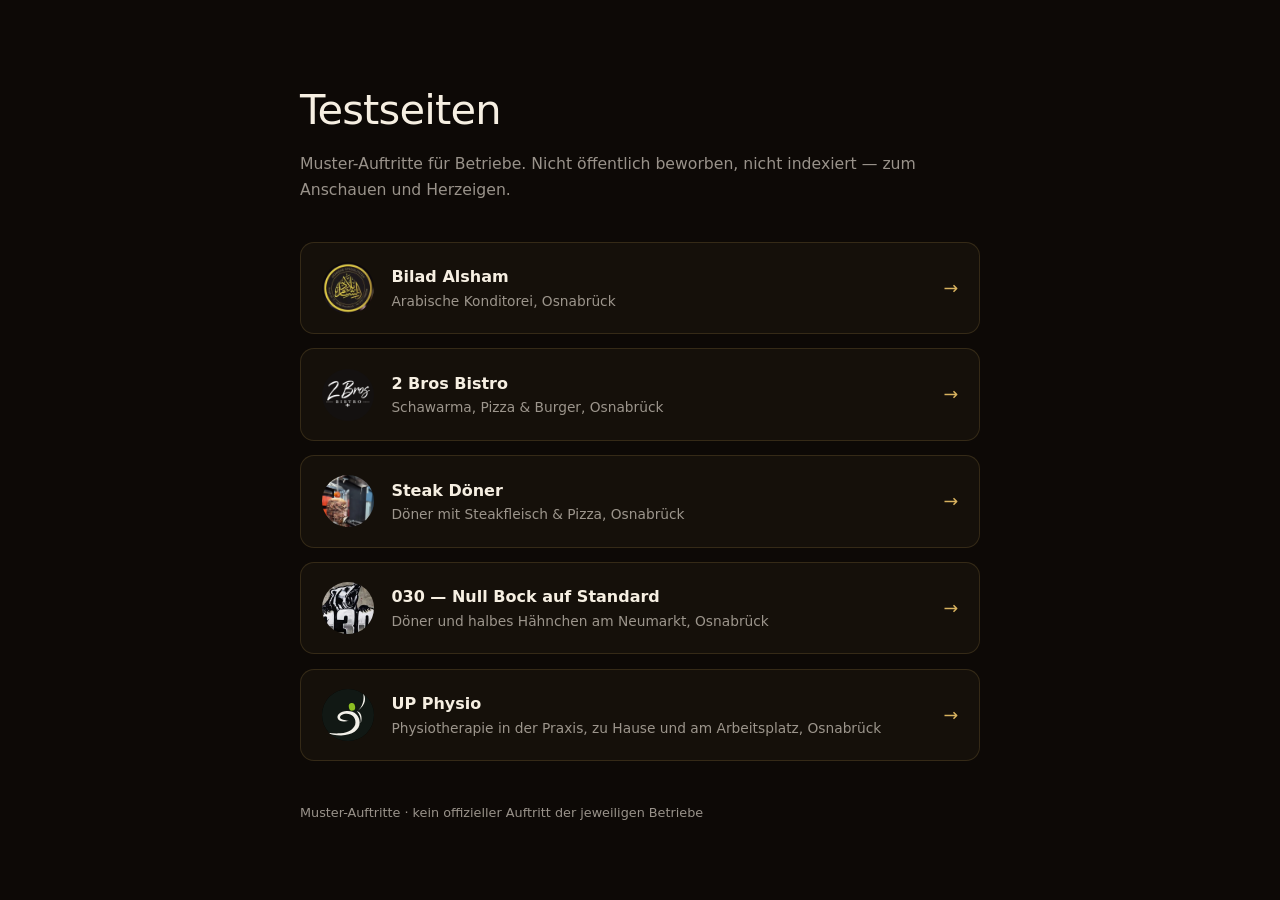
<file: index.html>
<!doctype html>
<html lang="de">
<head>
<meta charset="utf-8" />
<meta name="viewport" content="width=device-width, initial-scale=1" />
<title>Testseiten</title>
<meta name="robots" content="noindex, nofollow" />
<meta name="theme-color" content="#0d0906" />
<style>
  :root{
    --ink:#0d0906; --card:#15100a; --gold:#d8b25f; --cream:#f6efe2;
    --dim:rgba(246,239,226,.6); --line:rgba(216,178,95,.16);
  }
  *,*::before,*::after{box-sizing:border-box}
  body{
    margin:0;min-height:100svh;background:var(--ink);color:var(--cream);
    font-family:system-ui,-apple-system,"Segoe UI",Roboto,sans-serif;
    line-height:1.6;display:grid;place-items:center;padding:2rem 1.2rem;
  }
  main{width:min(680px,100%)}
  h1{
    margin:0 0 .5rem;font-weight:400;letter-spacing:-.02em;
    font-size:clamp(1.7rem,5vw,2.6rem);
  }
  .lead{color:var(--dim);margin:0 0 2.5rem;font-size:.98rem}
  ul{list-style:none;margin:0;padding:0;display:grid;gap:.9rem}
  a.card{
    display:flex;align-items:center;gap:1.1rem;padding:1.2rem 1.3rem;
    border:1px solid var(--line);border-radius:14px;background:var(--card);
    color:inherit;text-decoration:none;
    transition:border-color .3s,transform .3s,background .3s;
  }
  a.card:hover{border-color:rgba(216,178,95,.4);transform:translateY(-2px);background:#191309}
  a.card:focus-visible{outline:2px solid var(--gold);outline-offset:3px}
  .thumb{
    width:52px;height:52px;flex:0 0 52px;border-radius:50%;object-fit:cover;
    background:#000;
  }
  .body{display:flex;flex-direction:column;flex:1;min-width:0}
  .body strong{font-weight:600}
  .body span{font-size:.86rem;color:var(--dim)}
  .arrow{color:var(--gold);flex:0 0 auto;font-size:1.1rem}
  footer{margin-top:2.6rem;font-size:.8rem;color:var(--dim)}
</style>
</head>
<body>
<main>
  <h1>Testseiten</h1>
  <p class="lead">
    Muster-Auftritte für Betriebe. Nicht öffentlich beworben, nicht indexiert —
    zum Anschauen und Herzeigen.
  </p>

  <ul>
    <li>
      <a class="card" href="bilad-alsham/">
        <img class="thumb" src="bilad-alsham/assets/logo.webp" width="52" height="52" alt="" />
        <span class="body">
          <strong>Bilad Alsham</strong>
          <span>Arabische Konditorei, Osnabrück</span>
        </span>
        <span class="arrow" aria-hidden="true">→</span>
      </a>
    </li>
    <li>
      <a class="card" href="2-bros-bistro/">
        <img class="thumb" src="2-bros-bistro/assets/logo-coin.png" width="52" height="52" alt="" />
        <span class="body">
          <strong>2 Bros Bistro</strong>
          <span>Schawarma, Pizza &amp; Burger, Osnabr&uuml;ck</span>
        </span>
        <span class="arrow" aria-hidden="true">&rarr;</span>
      </a>
    </li>
    <li>
      <a class="card" href="steak-doener/">
        <img class="thumb" src="steak-doener/img/spiess.webp" width="52" height="52" alt="" />
        <span class="body">
          <strong>Steak D&ouml;ner</strong>
          <span>D&ouml;ner mit Steakfleisch &amp; Pizza, Osnabr&uuml;ck</span>
        </span>
        <span class="arrow" aria-hidden="true">&rarr;</span>
      </a>
    </li>
    <li>
      <a class="card" href="030/">
        <img class="thumb" src="030/thumb.webp" width="52" height="52" alt="" />
        <span class="body">
          <strong>030 &mdash; Null Bock auf Standard</strong>
          <span>D&ouml;ner und halbes H&auml;hnchen am Neumarkt, Osnabr&uuml;ck</span>
        </span>
        <span class="arrow" aria-hidden="true">&rarr;</span>
      </a>
    </li>
    <li>
      <a class="card" href="up-physio/">
        <img class="thumb" src="up-physio/favicon.svg" width="52" height="52" alt="" />
        <span class="body">
          <strong>UP Physio</strong>
          <span>Physiotherapie in der Praxis, zu Hause und am Arbeitsplatz, Osnabr&uuml;ck</span>
        </span>
        <span class="arrow" aria-hidden="true">&rarr;</span>
      </a>
    </li>
  </ul>

  <footer>Muster-Auftritte · kein offizieller Auftritt der jeweiligen Betriebe</footer>
</main>
</body>
</html>
</file>
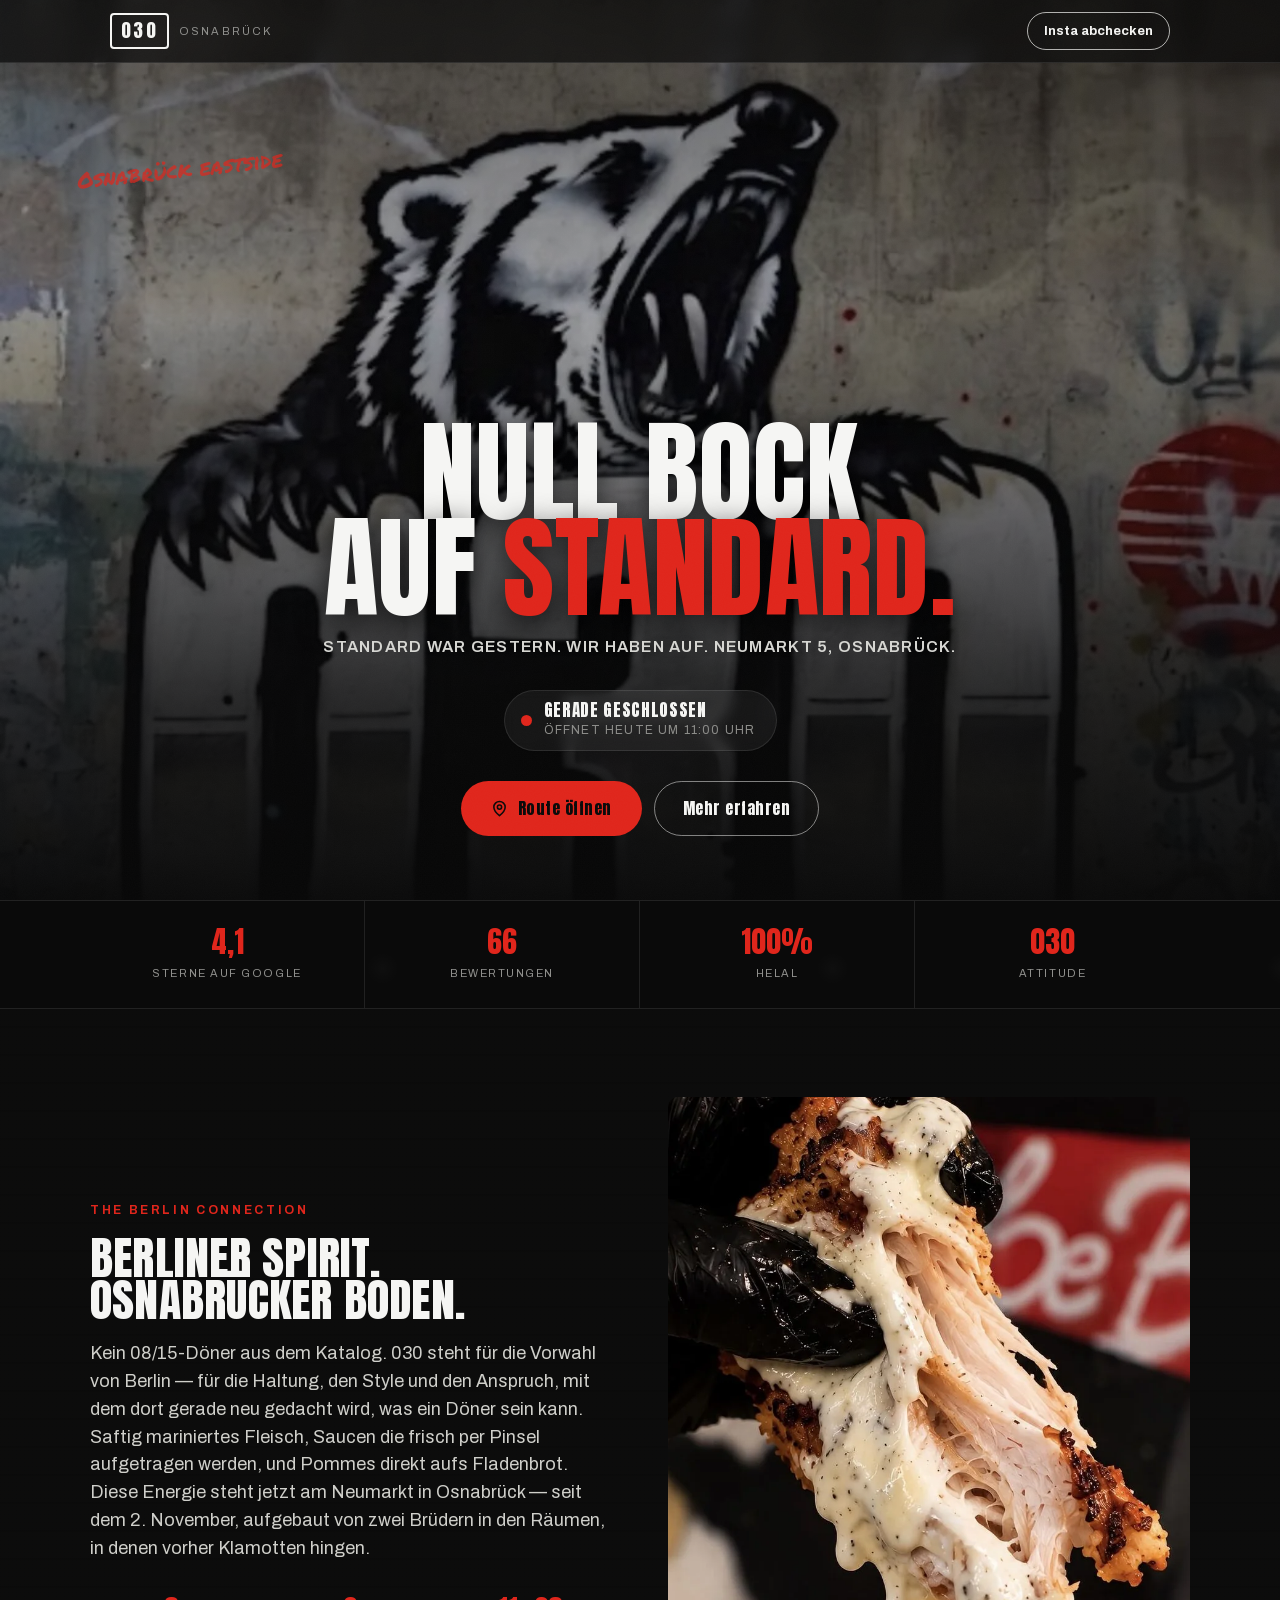
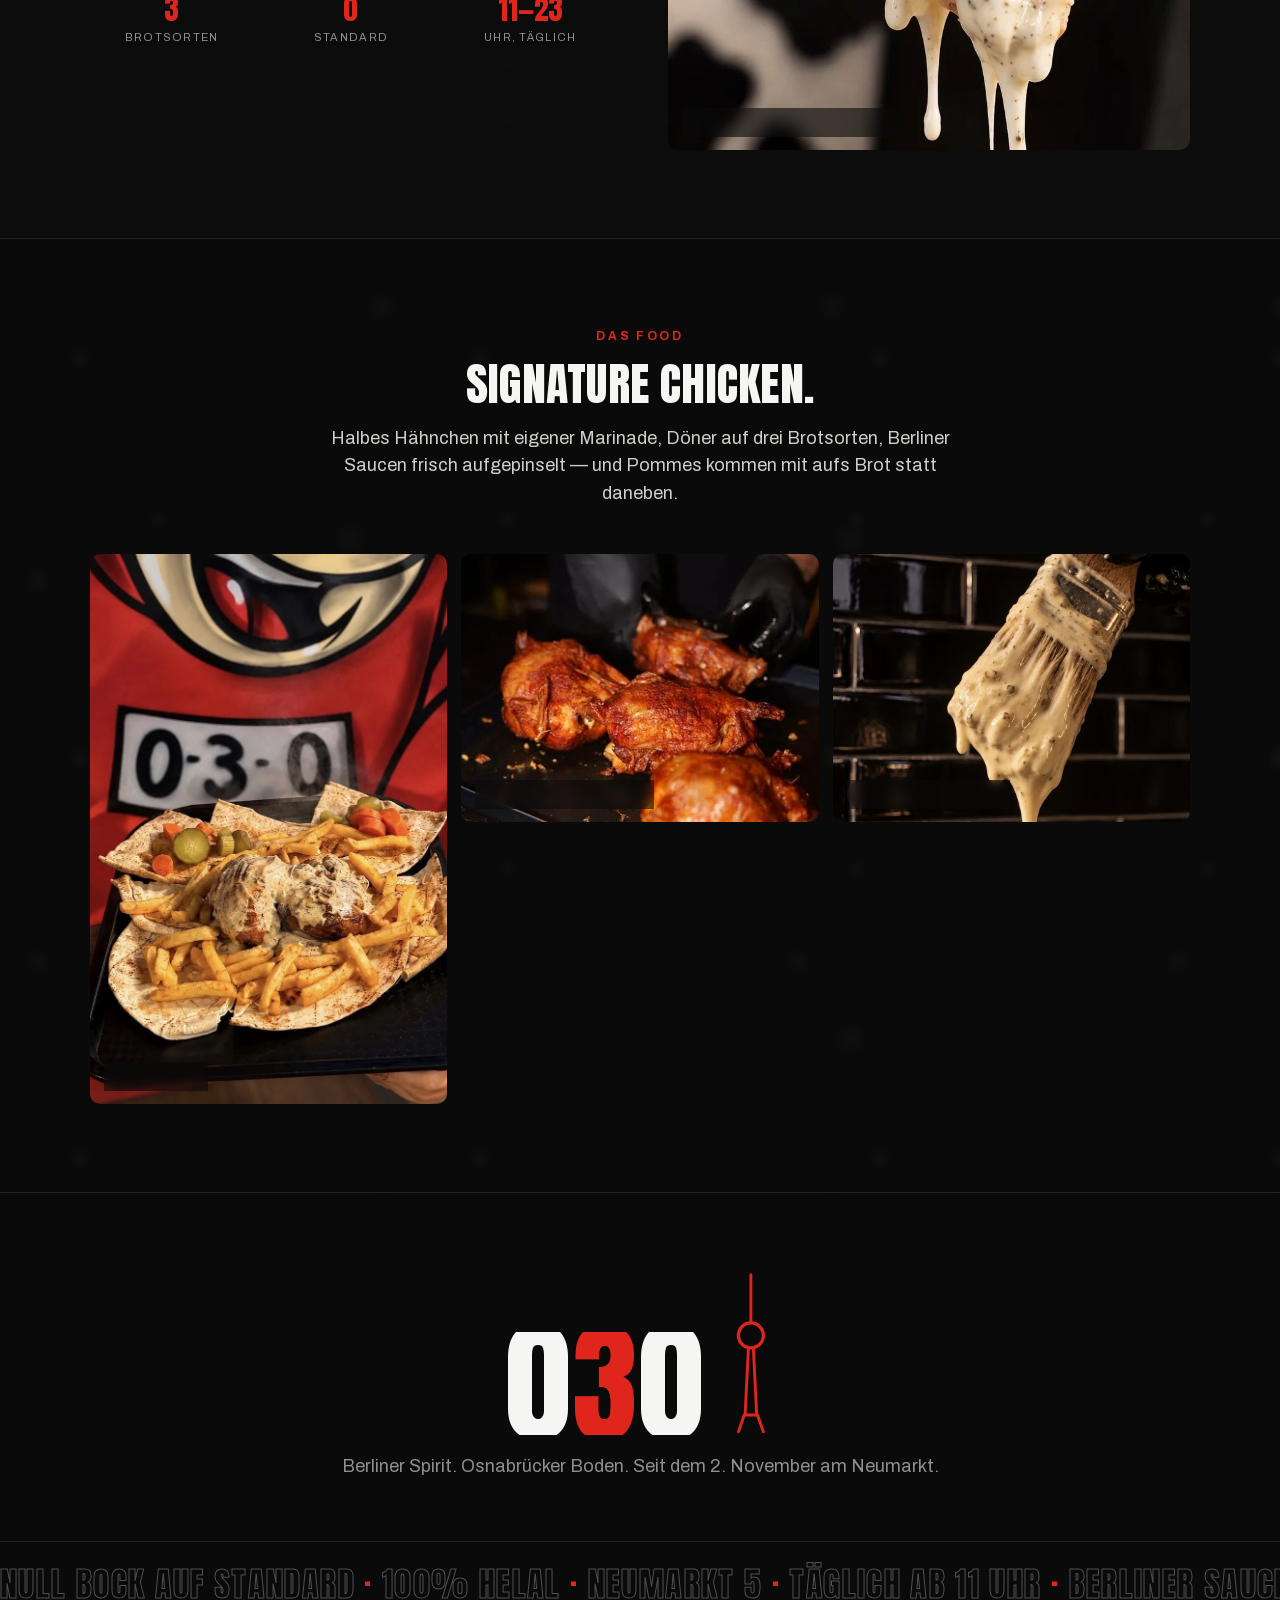
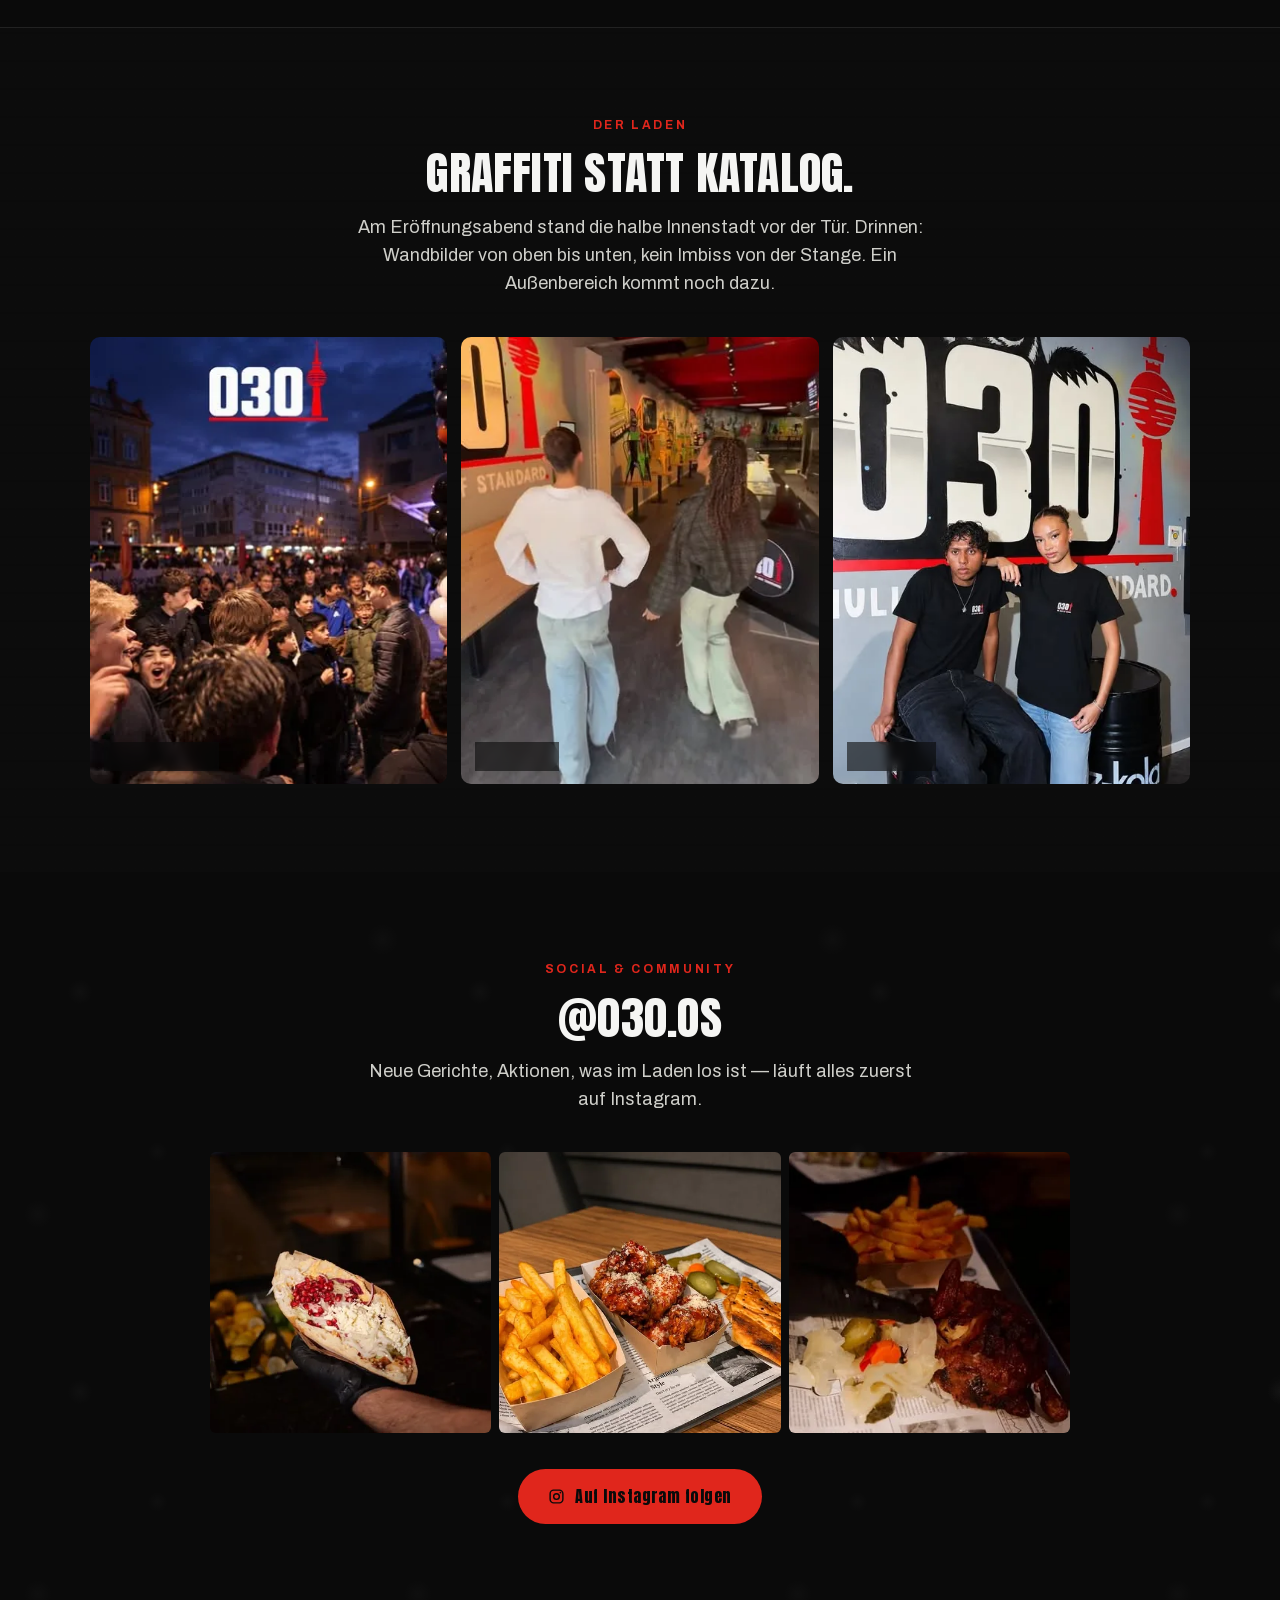
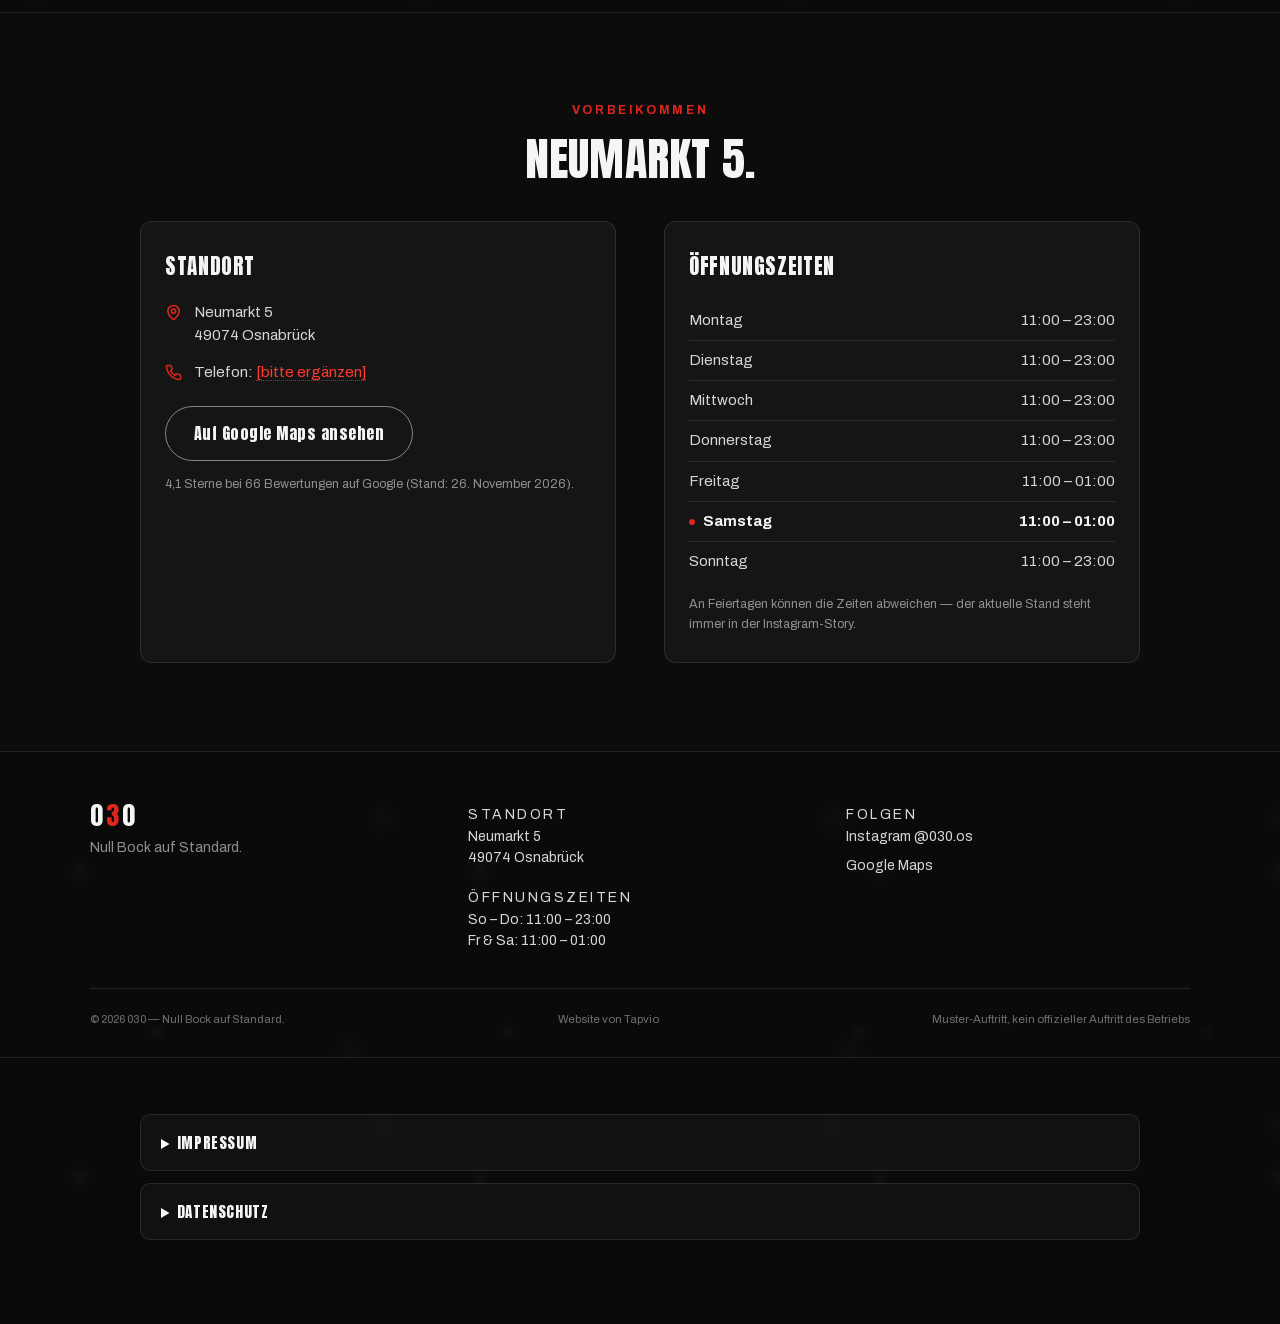
<file: 030/index.html>
<!DOCTYPE html>
<html lang="de">
<head>
<meta charset="UTF-8">
<meta name="viewport" content="width=device-width, initial-scale=1.0">
<title>030 — Null Bock auf Standard. Döner am Neumarkt in Osnabrück</title>
<meta name="description" content="030 — Null Bock auf Standard. Döner, Berliner Saucen und halbes Hähnchen mit eigener Marinade. Neumarkt 5, 49074 Osnabrück. Täglich ab 11 Uhr geöffnet.">
<meta name="theme-color" content="#0a0a0a">
<meta name="robots" content="noindex, nofollow">
<link rel="icon" href="data:image/svg+xml,<svg xmlns='http://www.w3.org/2000/svg' viewBox='0 0 32 32'><rect width='32' height='32' fill='%230a0a0a'/><text x='16' y='23' font-family='Arial Black,Arial' font-size='15' font-weight='900' text-anchor='middle' fill='%23f5f5f3'>0</text><text x='16' y='23' font-family='Arial Black,Arial' font-size='15' font-weight='900' text-anchor='middle' fill='%23e0261c' opacity='0'>3</text></svg>">

<meta property="og:type" content="restaurant">
<meta property="og:title" content="030 — Null Bock auf Standard.">
<meta property="og:description" content="Berliner Spirit, Osnabrücker Boden. Neumarkt 5 — täglich ab 11 Uhr.">
<meta property="og:image" content="bilder/wandbild-030.webp">
<meta property="og:locale" content="de_DE">

<style>
  /* ---------- Schriften lokal (keine externe Abfrage) ---------- */
  @font-face{
    font-family:'Anton';
    src:url('schriften/anton-latin.woff2') format('woff2');
    font-weight:400; font-style:normal; font-display:swap;
  }
  @font-face{
    font-family:'Archivo';
    src:url('schriften/archivo-latin-var.woff2') format('woff2');
    font-weight:100 900; font-style:normal; font-display:swap;
  }
  @font-face{
    font-family:'Permanent Marker';
    src:url('schriften/permanent-marker-latin.woff2') format('woff2');
    font-weight:400; font-style:normal; font-display:swap;
  }

  :root{
    --black:#0a0a0a;
    --black-2:#131313;
    --black-3:#1a1a1a;
    --red:#e0261c;
    --red-bright:#ff3a2e;
    --white:#f5f5f3;
    --grey:#8f8f8c;
    --line:rgba(245,245,243,0.10);
    --gutter:20px;
  }
  *{ box-sizing:border-box; }
  html{ scroll-behavior:smooth; }
  body{
    margin:0;
    background:var(--black);
    color:var(--white);
    font-family:'Archivo', Arial, Helvetica, sans-serif;
    font-size:16px;
    line-height:1.55;
    overflow-x:hidden;
    -webkit-font-smoothing:antialiased;
  }
  img{ display:block; max-width:100%; }
  a{ color:inherit; }

  .display{
    font-family:'Anton','Archivo',Arial,sans-serif;
    font-weight:400;
    text-transform:uppercase;
    line-height:0.9;
    letter-spacing:0.005em;
    margin:0;
  }
  .tag-font{
    font-family:'Permanent Marker', cursive;
    text-transform:none;
    letter-spacing:0;
  }
  .wrap{ max-width:1100px; margin:0 auto; }
  .wrap-narrow{ max-width:920px; margin:0 auto; }
  .rot{ color:var(--red); }

  /* Filmkorn über der ganzen Seite */
  body::before{
    content:"";
    position:fixed; inset:0;
    z-index:9999;
    pointer-events:none;
    opacity:0.45;
    background-image:url("data:image/svg+xml;utf8,<svg xmlns='http://www.w3.org/2000/svg' width='140' height='140'><filter id='n'><feTurbulence type='fractalNoise' baseFrequency='0.9' numOctaves='2' stitchTiles='stitch'/><feColorMatrix type='matrix' values='0 0 0 0 1  0 0 0 0 1  0 0 0 0 1  0 0 0 0.035 0'/></filter><rect width='100%25' height='100%25' filter='url(%23n)'/></svg>");
  }

  .concrete{
    background-color:var(--black);
    background-image:
      radial-gradient(circle at 20% 30%, rgba(255,255,255,0.025) 0, transparent 3%),
      radial-gradient(circle at 70% 60%, rgba(255,255,255,0.02) 0, transparent 4%),
      radial-gradient(circle at 45% 80%, rgba(255,255,255,0.02) 0, transparent 3%),
      radial-gradient(circle at 85% 15%, rgba(255,255,255,0.018) 0, transparent 3%),
      radial-gradient(circle at 10% 90%, rgba(255,255,255,0.02) 0, transparent 3%);
    background-size:400px 400px, 500px 500px, 350px 350px, 450px 450px, 380px 380px;
  }
  .tile-wall{
    background-color:#0c0c0c;
    background-image:
      linear-gradient(rgba(10,10,10,0.90), rgba(10,10,10,0.90)),
      repeating-linear-gradient(0deg, #1e1e1c 0px, #1e1e1c 26px, #121210 26px, #121210 28px),
      repeating-linear-gradient(90deg, transparent 0px, transparent 74px, #0a0a0a 74px, #0a0a0a 78px);
  }

  section{ padding:88px var(--gutter); position:relative; }
  .kicker{
    color:var(--red);
    font-size:12px;
    letter-spacing:0.22em;
    font-weight:700;
    text-transform:uppercase;
    margin:0 0 18px;
  }
  h2.display{ font-size:clamp(30px,7vw,46px); margin-bottom:20px; }
  .lead{ color:#cfcfca; font-size:clamp(15px,2.2vw,18px); margin:0; }

  /* ---------- Kopfzeile ---------- */
  header{
    position:fixed; top:0; left:0; right:0; z-index:50;
    background:rgba(10,10,10,0.72);
    backdrop-filter:blur(10px);
    -webkit-backdrop-filter:blur(10px);
    border-bottom:1px solid var(--line);
  }
  .nav{
    max-width:1100px; margin:0 auto;
    display:flex; align-items:center; justify-content:space-between;
    gap:12px;
    padding:12px var(--gutter);
  }
  .brand{ display:flex; align-items:center; gap:10px; text-decoration:none; }
  .brand .mark{
    border:2px solid var(--white);
    border-radius:4px;
    padding:1px 9px 2px;
    font-family:'Anton',sans-serif;
    font-size:19px;
    letter-spacing:0.12em;
  }
  .brand .ort{
    font-size:11px; letter-spacing:0.2em; color:var(--grey); text-transform:uppercase;
  }
  .nav-link{
    font-size:13px; font-weight:700;
    border:1px solid rgba(245,245,243,0.7);
    border-radius:100px;
    padding:8px 16px;
    text-decoration:none;
    white-space:nowrap;
    transition:background .2s ease, color .2s ease;
  }
  .nav-link:hover{ background:var(--white); color:#0a0a0a; }

  /* ---------- Hero ---------- */
  .hero{
    min-height:100svh;
    display:flex; flex-direction:column; align-items:center; justify-content:flex-end;
    text-align:center;
    padding:120px var(--gutter) 64px;
    background-image:
      linear-gradient(180deg, rgba(8,8,8,0.55) 0%, rgba(8,8,8,0.35) 35%, rgba(8,8,8,0.85) 78%, rgba(8,8,8,0.98) 100%),
      url('bilder/wandbild-030.webp');
    background-size:cover;
    background-position:center 30%;
  }
  .hero h1{
    font-size:clamp(52px,15vw,112px);
    line-height:0.85;
    max-width:900px;
    text-shadow:0 8px 30px rgba(0,0,0,0.8);
  }
  .hero-sub{
    margin:20px 0 0;
    color:#d6d6d2;
    letter-spacing:0.08em;
    text-transform:uppercase;
    font-size:clamp(13px,2.4vw,16px);
    font-weight:600;
  }
  .scribble{
    position:absolute; top:17%; left:6%;
    color:var(--red); opacity:0.7;
    font-size:22px;
    transform:rotate(-6deg);
  }
  @media (max-width:640px){ .scribble{ display:none; } }

  /* Status statt Countdown */
  .status{
    margin-top:30px;
    display:inline-flex; align-items:center; gap:12px;
    background:rgba(245,245,243,0.06);
    border:1px solid var(--line);
    border-radius:100px;
    padding:11px 20px 11px 16px;
    backdrop-filter:blur(6px);
    -webkit-backdrop-filter:blur(6px);
  }
  .dot{
    width:11px; height:11px; border-radius:50%;
    background:var(--grey);
    box-shadow:0 0 0 0 rgba(0,0,0,0);
    flex:none;
  }
  .status.offen .dot{
    background:#36d07a;
    animation:puls 2.4s ease-out infinite;
  }
  .status.zu .dot{ background:var(--red); }
  @keyframes puls{
    0%{ box-shadow:0 0 0 0 rgba(54,208,122,0.55); }
    70%{ box-shadow:0 0 0 12px rgba(54,208,122,0); }
    100%{ box-shadow:0 0 0 0 rgba(54,208,122,0); }
  }
  .status-inner{
    display:flex; flex-direction:column; align-items:flex-start; gap:2px;
  }
  .status-text{
    font-family:'Anton',sans-serif;
    line-height:1;
    font-size:17px;
    letter-spacing:0.04em;
    text-transform:uppercase;
  }
  .status-zusatz{
    font-size:12px; color:var(--grey); letter-spacing:0.1em; text-transform:uppercase;
  }
  @media (max-width:420px){
    .status{ flex-direction:column; gap:4px; padding:12px 20px; }
  }

  .knopfreihe{
    margin-top:30px;
    display:flex; flex-direction:column; gap:12px; align-items:center;
  }
  @media (min-width:600px){ .knopfreihe{ flex-direction:row; justify-content:center; } }
  .btn-primary, .btn-ghost{
    display:inline-flex; align-items:center; justify-content:center; gap:10px;
    font-family:'Anton',sans-serif;
    letter-spacing:0.03em;
    font-size:16px;
    border-radius:100px;
    text-decoration:none;
    transition:transform .2s ease, background .2s ease, border-color .2s ease;
    white-space:nowrap;
  }
  .btn-primary{ background:var(--red); color:#0a0a0a; padding:15px 30px; border:none; }
  .btn-primary:hover{ background:var(--red-bright); transform:translateY(-2px); }
  .btn-ghost{ border:1.5px solid rgba(245,245,243,0.5); color:var(--white); padding:14px 28px; }
  .btn-ghost:hover{ background:rgba(245,245,243,0.08); border-color:var(--white); }
  .btn-primary svg, .btn-ghost svg{ width:17px; height:17px; flex:none; }

  /* ---------- Faktenband ---------- */
  .fakten{
    border-top:1px solid var(--line);
    border-bottom:1px solid var(--line);
    padding:0;
  }
  .fakten-grid{
    max-width:1100px; margin:0 auto;
    display:grid; grid-template-columns:repeat(2,1fr);
  }
  @media (min-width:760px){ .fakten-grid{ grid-template-columns:repeat(4,1fr); } }
  .fakt{
    padding:26px 18px;
    text-align:center;
    border-right:1px solid var(--line);
    border-bottom:1px solid var(--line);
  }
  @media (min-width:760px){ .fakt{ border-bottom:none; } }
  .fakt:last-child{ border-right:none; }
  @media (max-width:759px){ .fakt:nth-child(2n){ border-right:none; } }
  .fakt-wert{ font-family:'Anton',sans-serif; font-size:clamp(22px,4.5vw,30px); color:var(--red); line-height:1; }
  .fakt-label{ font-size:11px; letter-spacing:0.14em; text-transform:uppercase; color:var(--grey); margin-top:8px; }

  /* ---------- Zweispalter ---------- */
  .zwei{
    display:grid; gap:44px; align-items:center;
    grid-template-columns:1fr;
  }
  @media (min-width:880px){ .zwei{ grid-template-columns:1fr 1fr; gap:56px; } }
  .bildrahmen{
    border-radius:10px; overflow:hidden; position:relative;
    aspect-ratio:4/5;
  }
  .bildrahmen img{ width:100%; height:100%; object-fit:cover; }
  .fig-cap{
    position:absolute; left:14px; bottom:13px;
    font-size:11px; letter-spacing:0.14em; text-transform:uppercase;
    background:rgba(10,10,10,0.6);
    padding:6px 11px; border-radius:100px;
    backdrop-filter:blur(4px); -webkit-backdrop-filter:blur(4px);
  }
  .mini-stats{
    margin-top:32px;
    display:grid; grid-template-columns:repeat(3,1fr); gap:16px; text-align:center;
  }
  .mini-stats .wert{ font-family:'Anton',sans-serif; font-size:clamp(20px,4vw,28px); color:var(--red); line-height:1; }
  .mini-stats .label{ font-size:11px; text-transform:uppercase; letter-spacing:0.12em; color:var(--grey); margin-top:6px; }

  /* ---------- Bildraster Essen ---------- */
  .essen-grid{
    max-width:1100px; margin:0 auto;
    display:grid; gap:14px;
    grid-template-columns:1fr;
  }
  @media (min-width:880px){
    .essen-grid{ grid-template-columns:repeat(3,1fr); grid-auto-rows:1fr; }
    .essen-gross{ grid-row:span 2; }
  }
  .kachel{ position:relative; border-radius:10px; overflow:hidden; aspect-ratio:4/5; }
  .kachel img{ width:100%; height:100%; object-fit:cover; }
  @media (min-width:880px){
    .essen-gross{ aspect-ratio:auto; }
    .essen-klein{ aspect-ratio:4/3; }
  }

  /* ---------- Laden ---------- */
  .drei{
    max-width:1100px; margin:0 auto;
    display:grid; gap:14px; grid-template-columns:1fr;
  }
  @media (min-width:700px){ .drei{ grid-template-columns:repeat(3,1fr); } }

  /* ---------- Instagram ---------- */
  .ig-grid{
    max-width:860px; margin:0 auto;
    display:grid; grid-template-columns:repeat(3,1fr); gap:8px;
  }
  .ig-kachel{
    aspect-ratio:1/1; background:var(--black-3);
    position:relative; overflow:hidden; border-radius:6px;
    display:block;
  }
  .ig-kachel img{ width:100%; height:100%; object-fit:cover; transition:transform .3s ease; }
  .ig-kachel:hover img{ transform:scale(1.05); }

  /* ---------- Besuch ---------- */
  .besuch-grid{
    max-width:1000px; margin:0 auto;
    display:grid; gap:36px; grid-template-columns:1fr;
  }
  @media (min-width:820px){ .besuch-grid{ grid-template-columns:1fr 1fr; gap:48px; } }
  .karte{
    background:rgba(245,245,243,0.04);
    border:1px solid var(--line);
    border-radius:12px;
    padding:28px 24px;
  }
  .karte h3{
    font-family:'Anton',sans-serif; font-weight:400; text-transform:uppercase;
    font-size:21px; letter-spacing:0.03em; margin:0 0 18px;
  }
  .zeile{ display:flex; gap:12px; align-items:flex-start; margin-bottom:14px; }
  .zeile svg{ width:17px; height:17px; flex:none; margin-top:3px; color:var(--red); }
  .zeile p{ margin:0; color:#d6d6d2; font-size:15px; }
  .zeiten{ width:100%; border-collapse:collapse; font-size:15px; }
  .zeiten td{ padding:8px 0; border-bottom:1px solid var(--line); color:#d6d6d2; }
  .zeiten tr:last-child td{ border-bottom:none; }
  .zeiten td:last-child{ text-align:right; font-variant-numeric:tabular-nums; white-space:nowrap; }
  .zeiten tr.heute td{ color:var(--white); font-weight:700; }
  .zeiten tr.heute td:first-child::before{
    content:""; display:inline-block; width:6px; height:6px; border-radius:50%;
    background:var(--red); margin-right:8px; vertical-align:middle;
  }
  .hinweis{ color:var(--grey); font-size:12.5px; margin:14px 0 0; }
  .platzhalter{
    color:var(--red-bright);
    border-bottom:1px dotted rgba(255,58,46,0.6);
  }

  /* ---------- Fuß ---------- */
  footer{ border-top:1px solid var(--line); padding:52px var(--gutter) 28px; }
  .fuss-grid{
    max-width:1100px; margin:0 auto;
    display:grid; gap:34px; grid-template-columns:1fr; text-align:center;
  }
  @media (min-width:700px){ .fuss-grid{ grid-template-columns:repeat(3,1fr); text-align:left; } }
  .fuss-titel{ font-size:11px; letter-spacing:0.18em; text-transform:uppercase; color:var(--grey); margin:0 0 12px; }
  .fuss-grid p{ margin:0; color:#d6d6d2; font-size:14px; }
  .fuss-grid a{ color:#d6d6d2; text-decoration:none; font-size:14px; }
  .fuss-grid a:hover{ color:var(--white); }
  .fuss-unten{
    max-width:1100px; margin:36px auto 0;
    border-top:1px solid var(--line);
    padding-top:22px;
    display:flex; flex-direction:column; gap:8px;
    justify-content:space-between;
    font-size:11.5px; color:#6e6e6b;
  }
  @media (min-width:700px){ .fuss-unten{ flex-direction:row; } }

  /* ---------- Rechtliches ---------- */
  .recht{ padding-top:56px; padding-bottom:72px; }
  .recht details{
    max-width:1000px; margin:0 auto 12px;
    border:1px solid var(--line); border-radius:10px;
    background:rgba(245,245,243,0.03);
  }
  .recht summary{
    cursor:pointer; padding:16px 20px;
    font-family:'Anton',sans-serif; text-transform:uppercase; letter-spacing:0.04em;
    font-size:15px;
  }
  .recht .inhalt{ padding:0 20px 20px; color:#b9b9b5; font-size:14px; }
  .recht .inhalt p{ margin:0 0 12px; }

  /* ---------- Markenband mit Animation ---------- */
  .band{ padding:76px 0 0; overflow:hidden; }
  .band-innen{
    display:flex; flex-direction:column; align-items:center; gap:18px;
    padding:0 var(--gutter) 60px;
  }
  .marke-anim{
    display:flex; align-items:flex-end; gap:clamp(10px,2.4vw,20px);
    filter:drop-shadow(0 0 0 rgba(224,38,28,0));
  }
  .marke-anim .ziffern{ display:flex; }
  /* jede Ziffer faehrt aus ihrem eigenen Fenster nach oben herein */
  .marke-anim .fenster{ overflow:hidden; display:block; line-height:0.78; }
  .marke-anim .fenster i{
    display:block; font-style:normal;
    font-family:'Anton',sans-serif;
    font-size:clamp(66px,16vw,132px);
    line-height:0.78;
    letter-spacing:0.01em;
    transform:translateY(110%);
  }
  .marke-anim .fenster:nth-child(2) i{ color:var(--red); }
  .band.an .fenster i{ animation:herein .78s cubic-bezier(.19,1,.22,1) forwards; }
  .band.an .fenster:nth-child(1) i{ animation-delay:.05s; }
  .band.an .fenster:nth-child(2) i{ animation-delay:.15s; }
  .band.an .fenster:nth-child(3) i{ animation-delay:.25s; }
  @keyframes herein{ to{ transform:translateY(0); } }

  /* Fernsehturm zeichnet sich selbst */
  .turm{ height:clamp(84px,20vw,166px); width:auto; overflow:visible; }
  .turm [class^="t-"]{
    fill:none;
    stroke:var(--red);
    stroke-width:7;
    stroke-linecap:round;
    stroke-linejoin:round;
    stroke-dasharray:100;
    stroke-dashoffset:100;
  }
  .turm .t-kugel{ stroke-width:8; }
  .band.an .turm [class^="t-"]{
    animation:zeichnen .62s ease-out forwards;
  }
  .band.an .turm .t-fuss{ animation-delay:.42s; }
  .band.an .turm .t-schaft{ animation-delay:.60s; }
  .band.an .turm .t-kugel{ animation-delay:.86s; }
  .band.an .turm .t-antenne{ animation-delay:1.12s; }
  @keyframes zeichnen{ to{ stroke-dashoffset:0; } }

  /* kurzes Neon-Flackern, danach ruhiges Glimmen */
  .band.an .marke-anim{
    animation:flackern .5s steps(1,end) 1.5s 1, glimmen 3.6s ease-in-out 2.0s infinite;
  }
  @keyframes flackern{
    0%,100%{ opacity:1; }
    18%{ opacity:.25; }
    34%{ opacity:1; }
    52%{ opacity:.4; }
    66%{ opacity:1; }
  }
  @keyframes glimmen{
    0%,100%{ filter:drop-shadow(0 0 6px rgba(224,38,28,0.18)); }
    50%{ filter:drop-shadow(0 0 22px rgba(224,38,28,0.42)); }
  }
  .band-claim{
    margin:0;
    color:var(--grey);
    font-size:clamp(14px,2.6vw,18px);
    text-align:center;
    opacity:0;
  }
  .band.an .band-claim{ animation:auftauchen .7s ease-out 1.3s forwards; }
  @keyframes auftauchen{ to{ opacity:1; transform:none; } }

  /* Laufband */
  .laufband{
    border-top:1px solid var(--line);
    border-bottom:1px solid var(--line);
    padding:16px 0;
    display:flex;
    user-select:none;
  }
  .spur{
    display:flex; flex:none;
    animation:laufen 34s linear infinite;
  }
  .spur span{
    font-family:'Anton',sans-serif;
    font-size:clamp(20px,4.4vw,34px);
    letter-spacing:0.04em;
    text-transform:uppercase;
    white-space:nowrap;
    padding-right:28px;
    color:transparent;
    -webkit-text-stroke:1px rgba(245,245,243,0.3);
    text-stroke:1px rgba(245,245,243,0.3);
  }
  .spur span em{
    font-style:normal;
    color:var(--red);
    -webkit-text-stroke:0;
  }
  @keyframes laufen{ to{ transform:translateX(-50%); } }

  @media (prefers-reduced-motion: reduce){
    *{ animation:none !important; transition:none !important; }
    html{ scroll-behavior:auto; }
    .marke-anim .fenster i{ transform:none; }
    .turm [class^="t-"]{ stroke-dashoffset:0; }
    .band-claim{ opacity:1; }
  }
</style>
</head>
<body>

<header>
  <nav class="nav">
    <a class="brand" href="#top" aria-label="030 — Null Bock auf Standard, Startseite">
      <span class="mark">030</span>
      <span class="ort">Osnabrück</span>
    </a>
    <a class="nav-link" href="https://www.instagram.com/030.os/" target="_blank" rel="noopener">Insta abchecken</a>
  </nav>
</header>

<main id="top">

  <!-- HERO -->
  <section class="hero">
    <span class="scribble tag-font">Osnabrück eastside</span>

    <h1 class="display">Null Bock<br>auf <span class="rot">Standard.</span></h1>

    <p class="hero-sub">Standard war gestern. Wir haben auf. Neumarkt 5, Osnabrück.</p>

    <div class="status" id="status" aria-live="polite">
      <span class="dot" aria-hidden="true"></span>
      <span class="status-inner">
        <span class="status-text" id="status-text">Öffnungszeiten</span>
        <span class="status-zusatz" id="status-zusatz">täglich ab 11:00 Uhr</span>
      </span>
    </div>

    <div class="knopfreihe">
      <a class="btn-primary" href="https://maps.google.com/?cid=2430589002947437199" target="_blank" rel="noopener">
        <svg viewBox="0 0 24 24" fill="none" stroke="currentColor" stroke-width="2.2" stroke-linecap="round" stroke-linejoin="round" aria-hidden="true"><path d="M20 10c0 6-8 12-8 12s-8-6-8-12a8 8 0 0 1 16 0Z"/><circle cx="12" cy="10" r="3"/></svg>
        Route öffnen
      </a>
      <a class="btn-ghost" href="#essen">Mehr erfahren</a>
    </div>
  </section>

  <!-- FAKTEN -->
  <section class="fakten concrete">
    <div class="fakten-grid">
      <div class="fakt">
        <div class="fakt-wert">4,1</div>
        <div class="fakt-label">Sterne auf Google</div>
      </div>
      <div class="fakt">
        <div class="fakt-wert">66</div>
        <div class="fakt-label">Bewertungen</div>
      </div>
      <div class="fakt">
        <div class="fakt-wert">100%</div>
        <div class="fakt-label">Helal</div>
      </div>
      <div class="fakt">
        <div class="fakt-wert">030</div>
        <div class="fakt-label">Attitude</div>
      </div>
    </div>
  </section>

  <!-- STORY -->
  <section class="tile-wall" id="story">
    <div class="wrap zwei">
      <div>
        <p class="kicker">The Berlin Connection</p>
        <h2 class="display">Berliner Spirit.<br>Osnabrücker Boden.</h2>
        <p class="lead">
          Kein 08/15-Döner aus dem Katalog. 030 steht für die Vorwahl von Berlin — für die Haltung,
          den Style und den Anspruch, mit dem dort gerade neu gedacht wird, was ein Döner sein kann.
          Saftig mariniertes Fleisch, Saucen die frisch per Pinsel aufgetragen werden, und Pommes
          direkt aufs Fladenbrot. Diese Energie steht jetzt am Neumarkt in Osnabrück — seit dem
          2. November, aufgebaut von zwei Brüdern in den Räumen, in denen vorher Klamotten hingen.
        </p>
        <div class="mini-stats">
          <div>
            <div class="wert">3</div>
            <div class="label">Brotsorten</div>
          </div>
          <div>
            <div class="wert">0</div>
            <div class="label">Standard</div>
          </div>
          <div>
            <div class="wert">11—23</div>
            <div class="label">Uhr, täglich</div>
          </div>
        </div>
      </div>
      <div class="bildrahmen">
        <img src="bilder/doener-kaese.webp" width="1000" height="1059" loading="lazy" decoding="async"
             alt="Döner mit geschmolzenem Käse, frisch aus der Hand gereicht">
        <span class="fig-cap">Handwerk, kein Fast Food</span>
      </div>
    </div>
  </section>

  <!-- ESSEN -->
  <section class="concrete" id="essen" style="border-top:1px solid var(--line); border-bottom:1px solid var(--line);">
    <div class="wrap-narrow" style="text-align:center; margin-bottom:46px;">
      <p class="kicker">Das Food</p>
      <h2 class="display">Signature Chicken.</h2>
      <p class="lead" style="max-width:620px; margin:0 auto;">
        Halbes Hähnchen mit eigener Marinade, Döner auf drei Brotsorten, Berliner Saucen frisch
        aufgepinselt — und Pommes kommen mit aufs Brot statt daneben.
      </p>
    </div>
    <div class="essen-grid">
      <div class="kachel essen-gross">
        <img src="bilder/teller-shirt.webp" width="1000" height="1139" loading="lazy" decoding="async"
             alt="030 Teller mit Pommes, Fleisch und Fladenbrot">
        <span class="fig-cap">Der Teller</span>
      </div>
      <div class="kachel essen-klein">
        <img src="bilder/haehnchen-grill.webp" width="480" height="640" loading="lazy" decoding="async"
             alt="Halbe Hähnchen auf dem Grill, frisch gewendet">
        <span class="fig-cap">Das halbe Hähnchen</span>
      </div>
      <div class="kachel essen-klein">
        <img src="bilder/sauce-pinsel.webp" width="1000" height="1045" loading="lazy" decoding="async"
             alt="Hausgemachte Sauce wird mit dem Pinsel aufgetragen">
        <span class="fig-cap">Die Sauce macht's</span>
      </div>
    </div>
  </section>

  <!-- MARKENBAND -->
  <section class="band" id="marke">
    <div class="band-innen">
      <div class="marke-anim">
        <span class="ziffern">
          <span class="fenster"><i>0</i></span>
          <span class="fenster"><i>3</i></span>
          <span class="fenster"><i>0</i></span>
        </span>
        <svg class="turm" viewBox="0 0 120 400" role="img"
             aria-label="Das 030-Zeichen mit dem Berliner Fernsehturm">
          <path class="t-fuss"    pathLength="100" d="M30 392 L44 352 L76 352 L90 392" />
          <path class="t-schaft"  pathLength="100" d="M46 352 L54 192 M74 352 L66 192" />
          <circle class="t-kugel" pathLength="100" cx="60" cy="160" r="30" />
          <path class="t-antenne" pathLength="100" d="M60 130 L60 14" />
        </svg>
      </div>
      <p class="band-claim">Berliner Spirit. Osnabrücker Boden. Seit dem 2. November am Neumarkt.</p>
    </div>

    <div class="laufband" aria-hidden="true">
      <div class="spur">
        <span>Null Bock auf Standard <em>&middot;</em> 100% Helal <em>&middot;</em> Neumarkt 5 <em>&middot;</em> Täglich ab 11 Uhr <em>&middot;</em> Berliner Saucen <em>&middot;</em> Halbes Hähnchen <em>&middot;</em>&nbsp;</span>
        <span>Null Bock auf Standard <em>&middot;</em> 100% Helal <em>&middot;</em> Neumarkt 5 <em>&middot;</em> Täglich ab 11 Uhr <em>&middot;</em> Berliner Saucen <em>&middot;</em> Halbes Hähnchen <em>&middot;</em>&nbsp;</span>
      </div>
    </div>
  </section>

  <!-- DER LADEN -->
  <section class="tile-wall" id="laden">
    <div class="wrap-narrow" style="text-align:center; margin-bottom:40px;">
      <p class="kicker">Der Laden</p>
      <h2 class="display">Graffiti statt Katalog.</h2>
      <p class="lead" style="max-width:620px; margin:0 auto;">
        Am Eröffnungsabend stand die halbe Innenstadt vor der Tür. Drinnen: Wandbilder von oben bis
        unten, kein Imbiss von der Stange. Ein Außenbereich kommt noch dazu.
      </p>
    </div>
    <div class="drei">
      <div class="kachel">
        <img src="bilder/eroeffnung-abend.webp" width="360" height="640" loading="lazy" decoding="async"
             alt="Andrang vor dem Laden am Eröffnungsabend am Neumarkt">
        <span class="fig-cap">2. November</span>
      </div>
      <div class="kachel">
        <img src="bilder/laden-innen.webp" width="360" height="493" loading="lazy" decoding="async"
             alt="Blick in den Innenraum mit Wandbildern">
        <span class="fig-cap">Drinnen</span>
      </div>
      <div class="kachel">
        <img src="bilder/team-wandbild.webp" width="480" height="640" loading="lazy" decoding="async"
             alt="Zwei Mitarbeiter vor dem großen 030-Wandbild">
        <span class="fig-cap">Die Crew</span>
      </div>
    </div>
  </section>

  <!-- INSTAGRAM -->
  <section class="concrete" id="insta">
    <div class="wrap-narrow" style="text-align:center; margin-bottom:38px;">
      <p class="kicker">Social &amp; Community</p>
      <h2 class="display">@030.os</h2>
      <p class="lead" style="max-width:560px; margin:0 auto;">
        Neue Gerichte, Aktionen, was im Laden los ist — läuft alles zuerst auf Instagram.
      </p>
    </div>
    <div class="ig-grid">
      <a class="ig-kachel" href="https://www.instagram.com/030.os/" target="_blank" rel="noopener">
        <img src="bilder/doener-hand.webp" width="480" height="429" loading="lazy" decoding="async" alt="Döner im Fladenbrot">
      </a>
      <a class="ig-kachel" href="https://www.instagram.com/030.os/" target="_blank" rel="noopener">
        <img src="bilder/pommes-haehnchen.webp" width="481" height="640" loading="lazy" decoding="async" alt="Pommes mit Hähnchenstücken in der Box">
      </a>
      <a class="ig-kachel" href="https://www.instagram.com/030.os/" target="_blank" rel="noopener">
        <img src="bilder/teller-haehnchen.webp" width="360" height="372" loading="lazy" decoding="async" alt="Halbes Hähnchen mit Pommes auf dem Tablett">
      </a>
    </div>
    <div style="text-align:center; margin-top:36px;">
      <a class="btn-primary" href="https://www.instagram.com/030.os/" target="_blank" rel="noopener">
        <svg viewBox="0 0 24 24" fill="none" stroke="currentColor" stroke-width="2" aria-hidden="true"><rect x="3" y="3" width="18" height="18" rx="5"/><circle cx="12" cy="12" r="4"/><circle cx="17.5" cy="6.5" r="1.2" fill="currentColor" stroke="none"/></svg>
        Auf Instagram folgen
      </a>
    </div>
  </section>

  <!-- BESUCH -->
  <section class="tile-wall" id="besuch" style="border-top:1px solid var(--line);">
    <div class="wrap-narrow" style="text-align:center; margin-bottom:42px;">
      <p class="kicker">Vorbeikommen</p>
      <h2 class="display">Neumarkt 5.</h2>
    </div>
    <div class="besuch-grid">
      <div class="karte">
        <h3>Standort</h3>
        <div class="zeile">
          <svg viewBox="0 0 24 24" fill="none" stroke="currentColor" stroke-width="2.2" stroke-linecap="round" stroke-linejoin="round" aria-hidden="true"><path d="M20 10c0 6-8 12-8 12s-8-6-8-12a8 8 0 0 1 16 0Z"/><circle cx="12" cy="10" r="3"/></svg>
          <p>Neumarkt 5<br>49074 Osnabrück</p>
        </div>
        <div class="zeile">
          <svg viewBox="0 0 24 24" fill="none" stroke="currentColor" stroke-width="2.2" stroke-linecap="round" stroke-linejoin="round" aria-hidden="true"><path d="M22 16.9v3a2 2 0 0 1-2.2 2 19.8 19.8 0 0 1-8.6-3.1 19.5 19.5 0 0 1-6-6A19.8 19.8 0 0 1 2.1 4.2 2 2 0 0 1 4.1 2h3a2 2 0 0 1 2 1.7c.1 1 .4 1.9.7 2.8a2 2 0 0 1-.5 2.1L8.1 9.9a16 16 0 0 0 6 6l1.3-1.2a2 2 0 0 1 2.1-.5c.9.3 1.8.6 2.8.7a2 2 0 0 1 1.7 2Z"/></svg>
          <p>Telefon: <span class="platzhalter">[bitte ergänzen]</span></p>
        </div>
        <div style="margin-top:22px;">
          <a class="btn-ghost" href="https://maps.google.com/?cid=2430589002947437199" target="_blank" rel="noopener">Auf Google Maps ansehen</a>
        </div>
        <p class="hinweis">4,1 Sterne bei 66 Bewertungen auf Google (Stand: 26. November 2026).</p>
      </div>

      <div class="karte">
        <h3>Öffnungszeiten</h3>
        <table class="zeiten" id="zeiten-tabelle">
          <tbody>
            <tr data-tag="1"><td>Montag</td><td>11:00 – 23:00</td></tr>
            <tr data-tag="2"><td>Dienstag</td><td>11:00 – 23:00</td></tr>
            <tr data-tag="3"><td>Mittwoch</td><td>11:00 – 23:00</td></tr>
            <tr data-tag="4"><td>Donnerstag</td><td>11:00 – 23:00</td></tr>
            <tr data-tag="5"><td>Freitag</td><td>11:00 – 01:00</td></tr>
            <tr data-tag="6"><td>Samstag</td><td>11:00 – 01:00</td></tr>
            <tr data-tag="0"><td>Sonntag</td><td>11:00 – 23:00</td></tr>
          </tbody>
        </table>
        <p class="hinweis">An Feiertagen können die Zeiten abweichen — der aktuelle Stand steht immer in der Instagram-Story.</p>
      </div>
    </div>
  </section>
</main>

<footer class="concrete">
  <div class="fuss-grid">
    <div>
      <div class="display" style="font-size:26px; letter-spacing:0.12em; margin-bottom:10px;">0<span class="rot">3</span>0</div>
      <p style="color:#8f8f8c;">Null Bock auf Standard.</p>
    </div>
    <div>
      <p class="fuss-titel">Standort</p>
      <p>Neumarkt 5<br>49074 Osnabrück</p>
      <p class="fuss-titel" style="margin-top:18px;">Öffnungszeiten</p>
      <p>So – Do: 11:00 – 23:00<br>Fr &amp; Sa: 11:00 – 01:00</p>
    </div>
    <div>
      <p class="fuss-titel">Folgen</p>
      <p><a href="https://www.instagram.com/030.os/" target="_blank" rel="noopener">Instagram @030.os</a></p>
      <p style="margin-top:8px;"><a href="https://maps.google.com/?cid=2430589002947437199" target="_blank" rel="noopener">Google Maps</a></p>
    </div>
  </div>
  <div class="fuss-unten">
    <span>© 2026 030 — Null Bock auf Standard.</span>
    <span>Website von Tapvio</span>
    <span>Muster-Auftritt, kein offizieller Auftritt des Betriebs</span>
  </div>
</footer>

<section class="recht concrete" id="rechtliches" style="border-top:1px solid var(--line);">
  <details>
    <summary>Impressum</summary>
    <div class="inhalt">
      <p>Angaben gemäß § 5 DDG</p>
      <p>
        030 — Null Bock auf Standard<br>
        Neumarkt 5, 49074 Osnabrück
      </p>
      <p>
        Inhaber: <span class="platzhalter">[bitte ergänzen]</span><br>
        Telefon: <span class="platzhalter">[bitte ergänzen]</span><br>
        E-Mail: <span class="platzhalter">[bitte ergänzen]</span><br>
        Umsatzsteuer-Identifikationsnummer gemäß § 27 a UStG: <span class="platzhalter">[bitte ergänzen]</span>
      </p>
      <p>
        Verantwortlich für den Inhalt nach § 18 Abs. 2 MStV:
        <span class="platzhalter">[bitte ergänzen]</span>
      </p>
      <p>
        Plattform der EU zur außergerichtlichen Online-Streitbeilegung:
        <a href="https://ec.europa.eu/consumers/odr/" target="_blank" rel="noopener">ec.europa.eu/consumers/odr</a>.
        Wir sind nicht bereit und nicht verpflichtet, an Streitbeilegungsverfahren vor einer
        Verbraucherschlichtungsstelle teilzunehmen.
      </p>
    </div>
  </details>

  <details>
    <summary>Datenschutz</summary>
    <div class="inhalt">
      <p>
        Verantwortlich für die Datenverarbeitung auf dieser Website ist der im Impressum genannte
        Betreiber.
      </p>
      <p>
        <strong>Keine Cookies, keine Tracker.</strong> Diese Seite setzt keine Cookies, bindet keine
        Analyse- oder Werbedienste ein und lädt keine Schriften oder Skripte von fremden Servern.
        Schriften und Bilder liegen auf demselben Server wie die Seite.
      </p>
      <p>
        <strong>Server-Logs.</strong> Beim Aufruf der Seite verarbeitet der Hoster technisch
        notwendige Daten (IP-Adresse, Zeitpunkt, abgerufene Datei, Browsertyp) auf Grundlage von
        Art. 6 Abs. 1 lit. f DSGVO. Hoster: <span class="platzhalter">[bitte ergänzen]</span>.
      </p>
      <p>
        <strong>Externe Links.</strong> Die Verweise auf Instagram und Google Maps öffnen in einem
        neuen Tab. Erst beim Klick werden Daten an den jeweiligen Anbieter übertragen; es ist nichts
        auf dieser Seite eingebettet.
      </p>
      <p>
        Sie haben das Recht auf Auskunft, Berichtigung, Löschung, Einschränkung der Verarbeitung,
        Datenübertragbarkeit und Widerspruch sowie ein Beschwerderecht bei einer Aufsichtsbehörde.
      </p>
    </div>
  </details>
</section>

<script type="application/ld+json">
{
  "@context": "https://schema.org",
  "@type": "Restaurant",
  "name": "030 — Null Bock auf Standard.",
  "description": "Berlin-inspirierter Döner mit halbem Hähnchen, drei Brotsorten und hausgemachten Saucen am Neumarkt in Osnabrück.",
  "servesCuisine": ["Döner", "Türkisch", "Berliner Küche"],
  "image": "bilder/wandbild-030.webp",
  "address": {
    "@type": "PostalAddress",
    "streetAddress": "Neumarkt 5",
    "postalCode": "49074",
    "addressLocality": "Osnabrück",
    "addressRegion": "Niedersachsen",
    "addressCountry": "DE"
  },
  "geo": {
    "@type": "GeoCoordinates",
    "latitude": 52.2731392,
    "longitude": 8.0490889
  },
  "hasMap": "https://maps.google.com/?cid=2430589002947437199",
  "sameAs": ["https://www.instagram.com/030.os/"],
  "aggregateRating": {
    "@type": "AggregateRating",
    "ratingValue": "4.1",
    "reviewCount": "66",
    "bestRating": "5"
  },
  "openingHoursSpecification": [
    {
      "@type": "OpeningHoursSpecification",
      "dayOfWeek": ["Sunday", "Monday", "Tuesday", "Wednesday", "Thursday"],
      "opens": "11:00",
      "closes": "23:00"
    },
    {
      "@type": "OpeningHoursSpecification",
      "dayOfWeek": ["Friday", "Saturday"],
      "opens": "11:00",
      "closes": "01:00"
    }
  ]
}
</script>

<script>
(function(){
  // Öffnungszeiten in Minuten ab Mitternacht, Index 0 = Sonntag
  var OEFFNET = 11 * 60;                                   // 11:00
  var SCHLIESST = [1380, 1380, 1380, 1380, 1380, 1500, 1500]; // So-Do 23:00, Fr+Sa 01:00 (=25:00)

  function jetztInBerlin(){
    var teile = new Intl.DateTimeFormat('en-GB', {
      timeZone: 'Europe/Berlin', weekday: 'short', hour: '2-digit', minute: '2-digit', hour12: false
    }).formatToParts(new Date());
    var w = {Sun:0, Mon:1, Tue:2, Wed:3, Thu:4, Fri:5, Sat:6};
    var o = {};
    teile.forEach(function(t){ o[t.type] = t.value; });
    var stunde = parseInt(o.hour, 10) % 24;
    return { tag: w[o.weekday], minuten: stunde * 60 + parseInt(o.minute, 10) };
  }

  function uhr(minuten){
    var m = ((minuten % 1440) + 1440) % 1440;
    return String(Math.floor(m / 60)).padStart(2, '0') + ':' + String(m % 60).padStart(2, '0');
  }

  function zustand(){
    var n = jetztInBerlin();
    var gestern = (n.tag + 6) % 7;

    // läuft der gestrige Abend noch über Mitternacht?
    if (SCHLIESST[gestern] > 1440 && n.minuten < SCHLIESST[gestern] - 1440){
      return { offen: true, bis: SCHLIESST[gestern] - 1440 };
    }
    if (n.minuten >= OEFFNET && n.minuten < SCHLIESST[n.tag]){
      return { offen: true, bis: SCHLIESST[n.tag] };
    }
    // geschlossen: wann geht es wieder los?
    if (n.minuten < OEFFNET){
      return { offen: false, ab: OEFFNET, wann: 'heute' };
    }
    return { offen: false, ab: OEFFNET, wann: 'morgen' };
  }

  function zeichnen(){
    var box = document.getElementById('status');
    var text = document.getElementById('status-text');
    var zusatz = document.getElementById('status-zusatz');
    if (!box) return;
    var z = zustand();
    box.classList.remove('offen', 'zu');
    if (z.offen){
      box.classList.add('offen');
      text.textContent = 'Jetzt geöffnet';
      zusatz.textContent = 'noch bis ' + uhr(z.bis) + ' Uhr';
    } else {
      box.classList.add('zu');
      text.textContent = 'Gerade geschlossen';
      zusatz.textContent = 'öffnet ' + z.wann + ' um ' + uhr(z.ab) + ' Uhr';
    }

    // heutigen Tag in der Tabelle markieren
    var heute = jetztInBerlin().tag;
    var zeilen = document.querySelectorAll('#zeiten-tabelle tr');
    for (var i = 0; i < zeilen.length; i++){
      zeilen[i].classList.toggle('heute', parseInt(zeilen[i].getAttribute('data-tag'), 10) === heute);
    }
  }

  zeichnen();
  setInterval(zeichnen, 30000);
})();

(function(){
  // Markenband erst animieren, wenn es im Bild ist
  var band = document.getElementById('marke');
  if (!band) return;
  var ruhig = window.matchMedia && window.matchMedia('(prefers-reduced-motion: reduce)').matches;
  if (ruhig || !('IntersectionObserver' in window)){
    band.classList.add('an');
    return;
  }
  var beobachter = new IntersectionObserver(function(eintraege){
    eintraege.forEach(function(e){
      if (e.isIntersecting){
        band.classList.add('an');
        beobachter.disconnect();
      }
    });
  }, { threshold: 0.4 });
  beobachter.observe(band);
})();
</script>
</body>
</html>
</file>
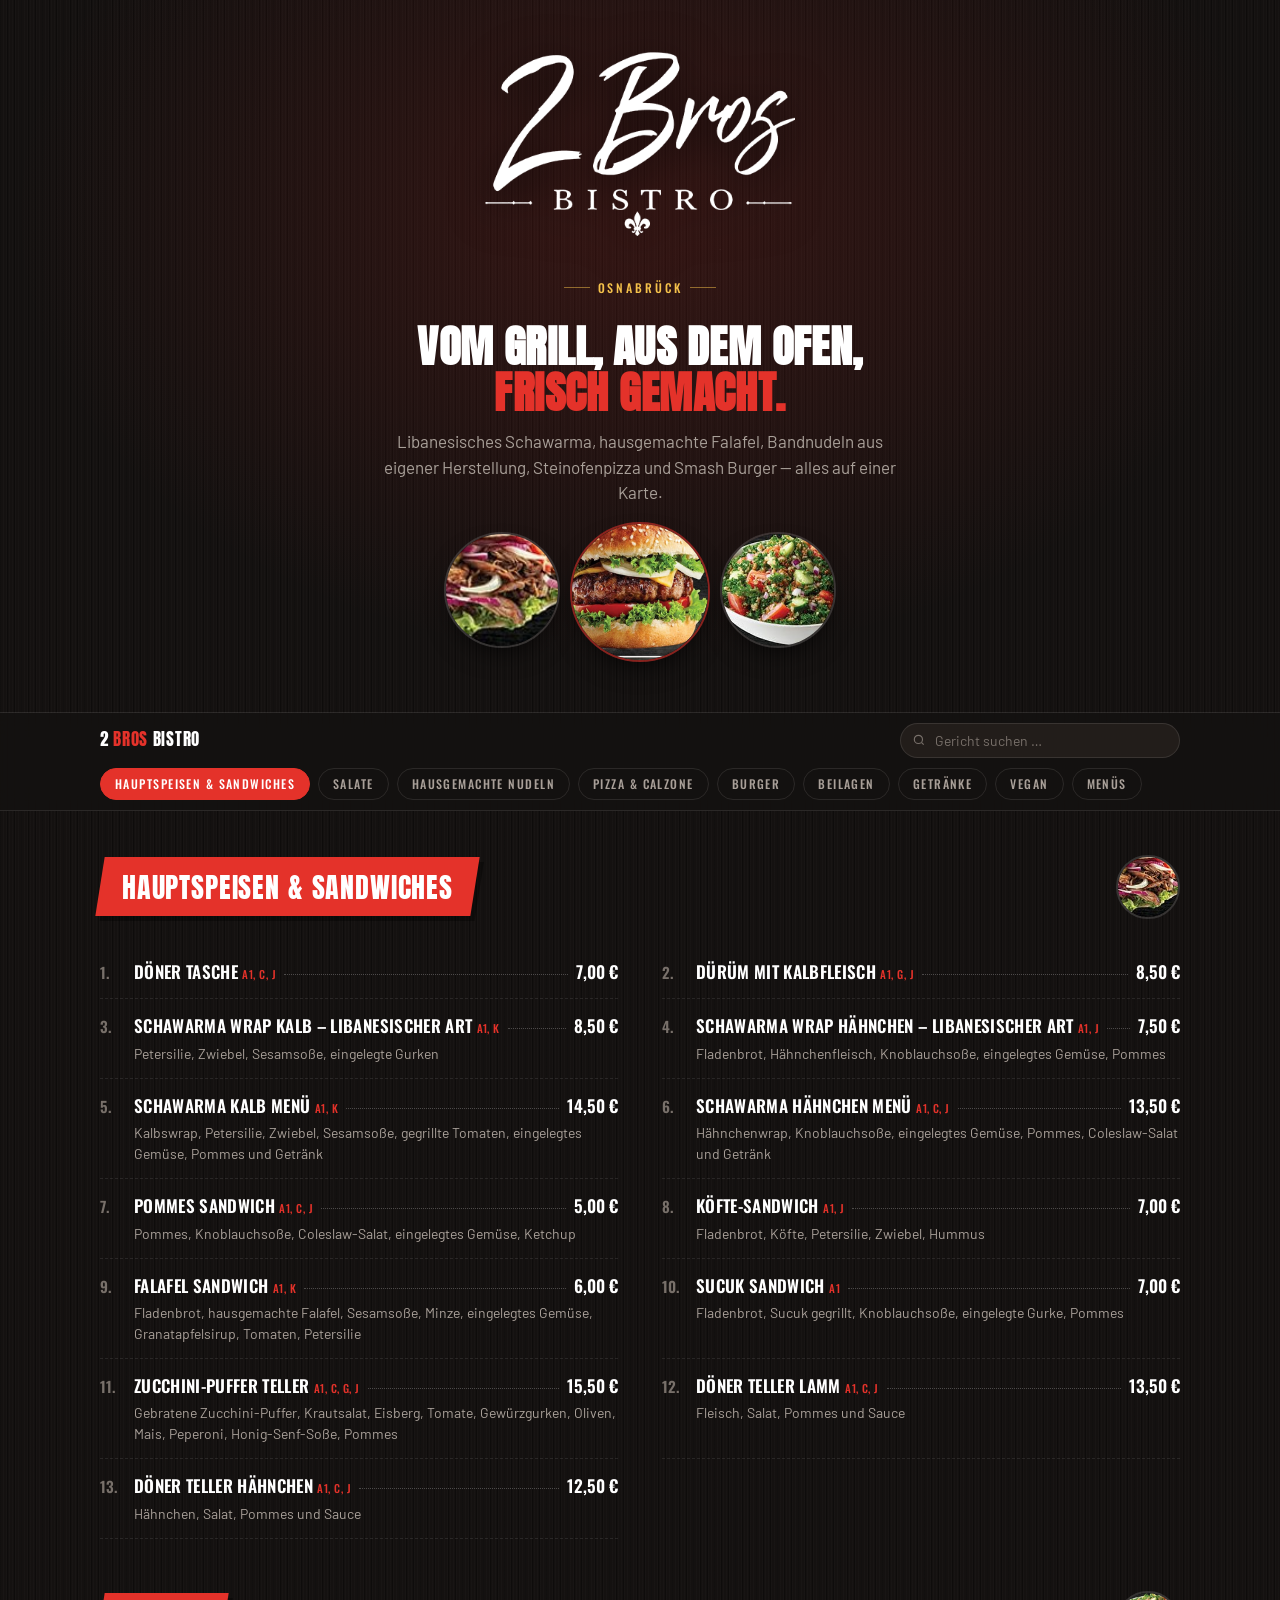
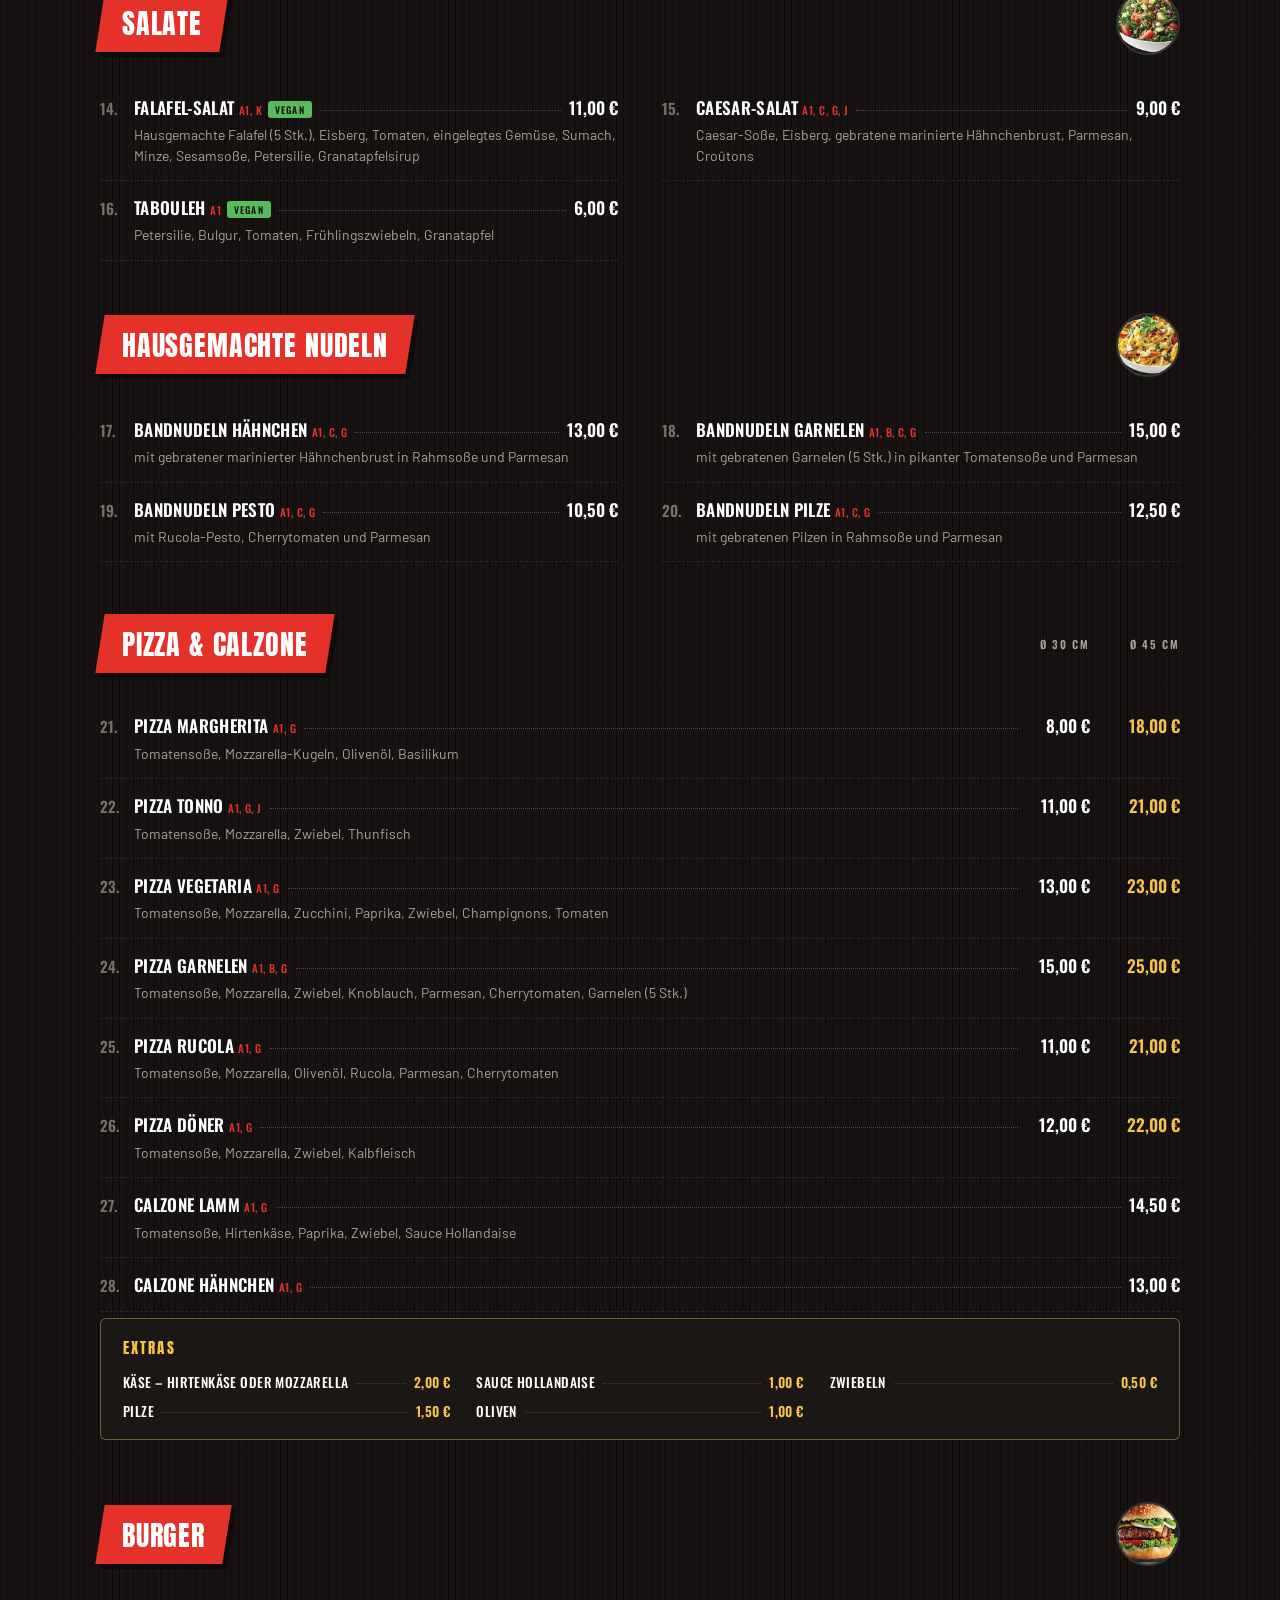
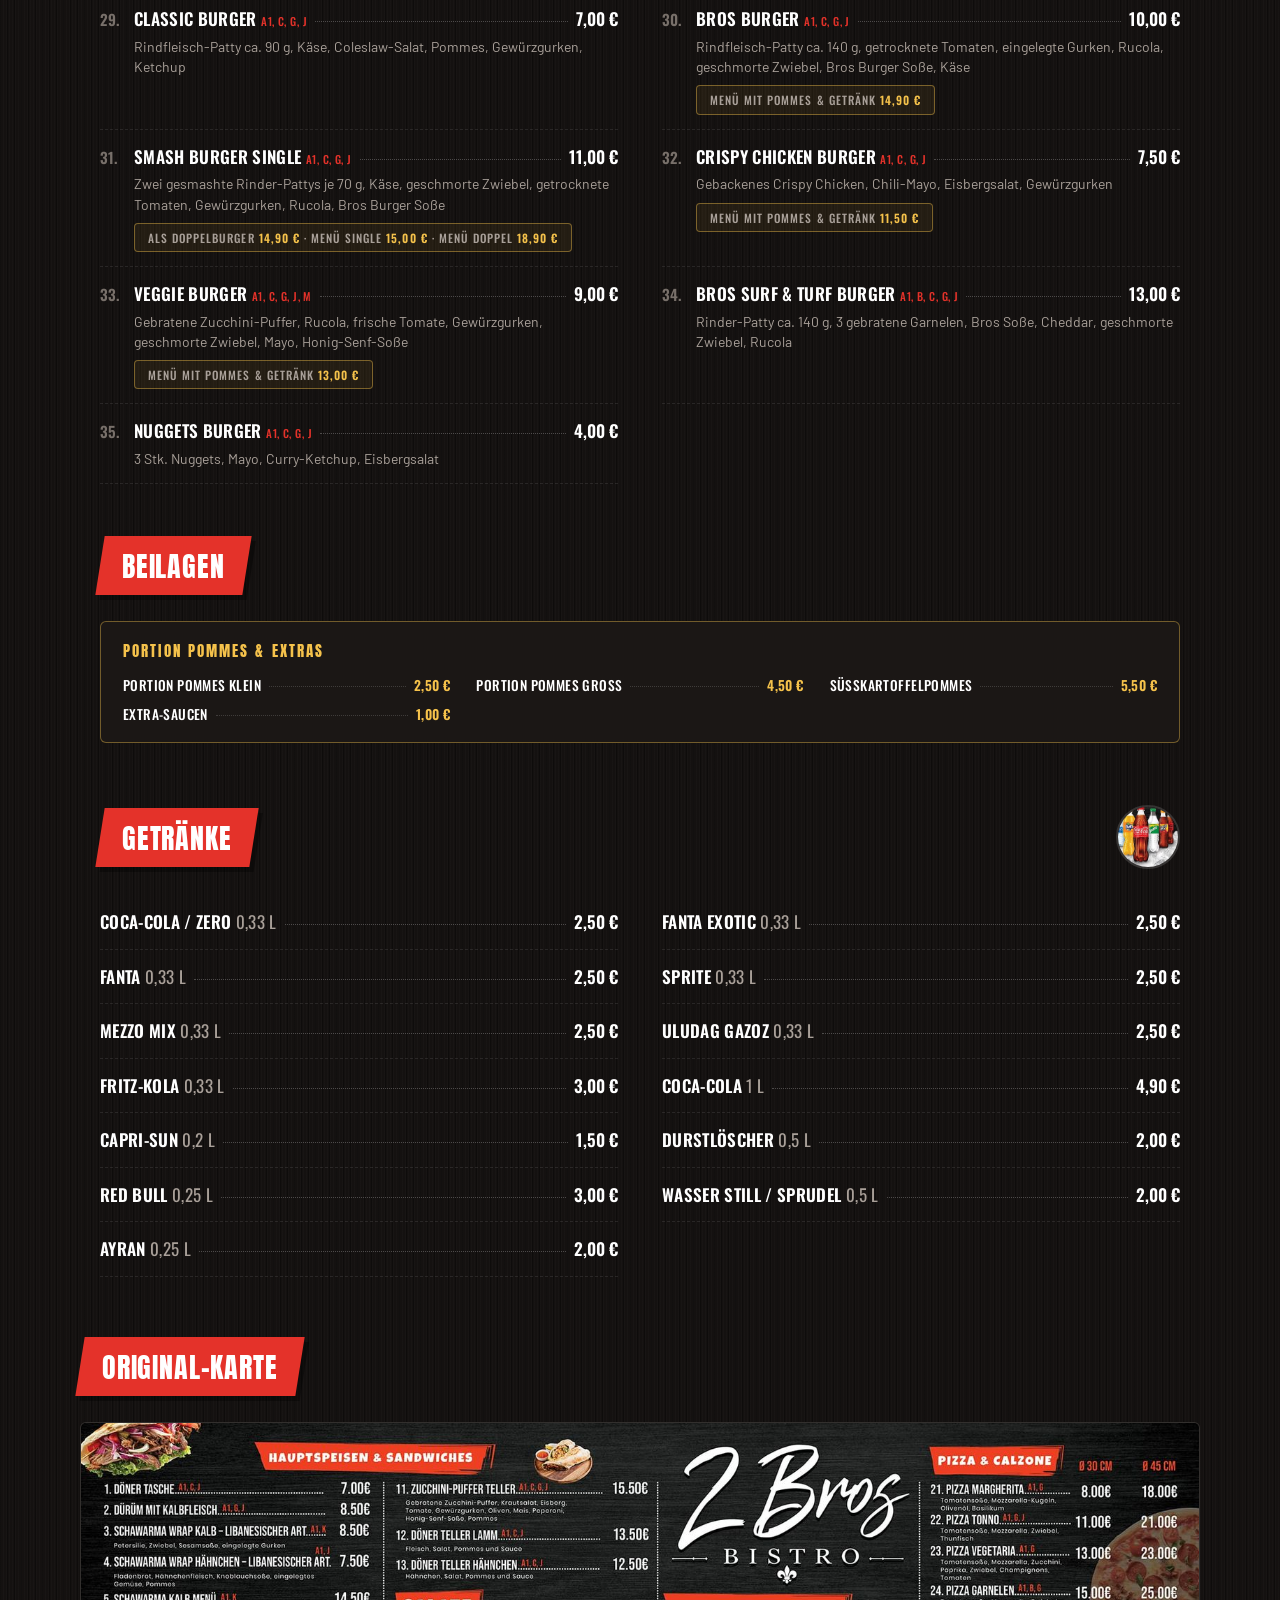
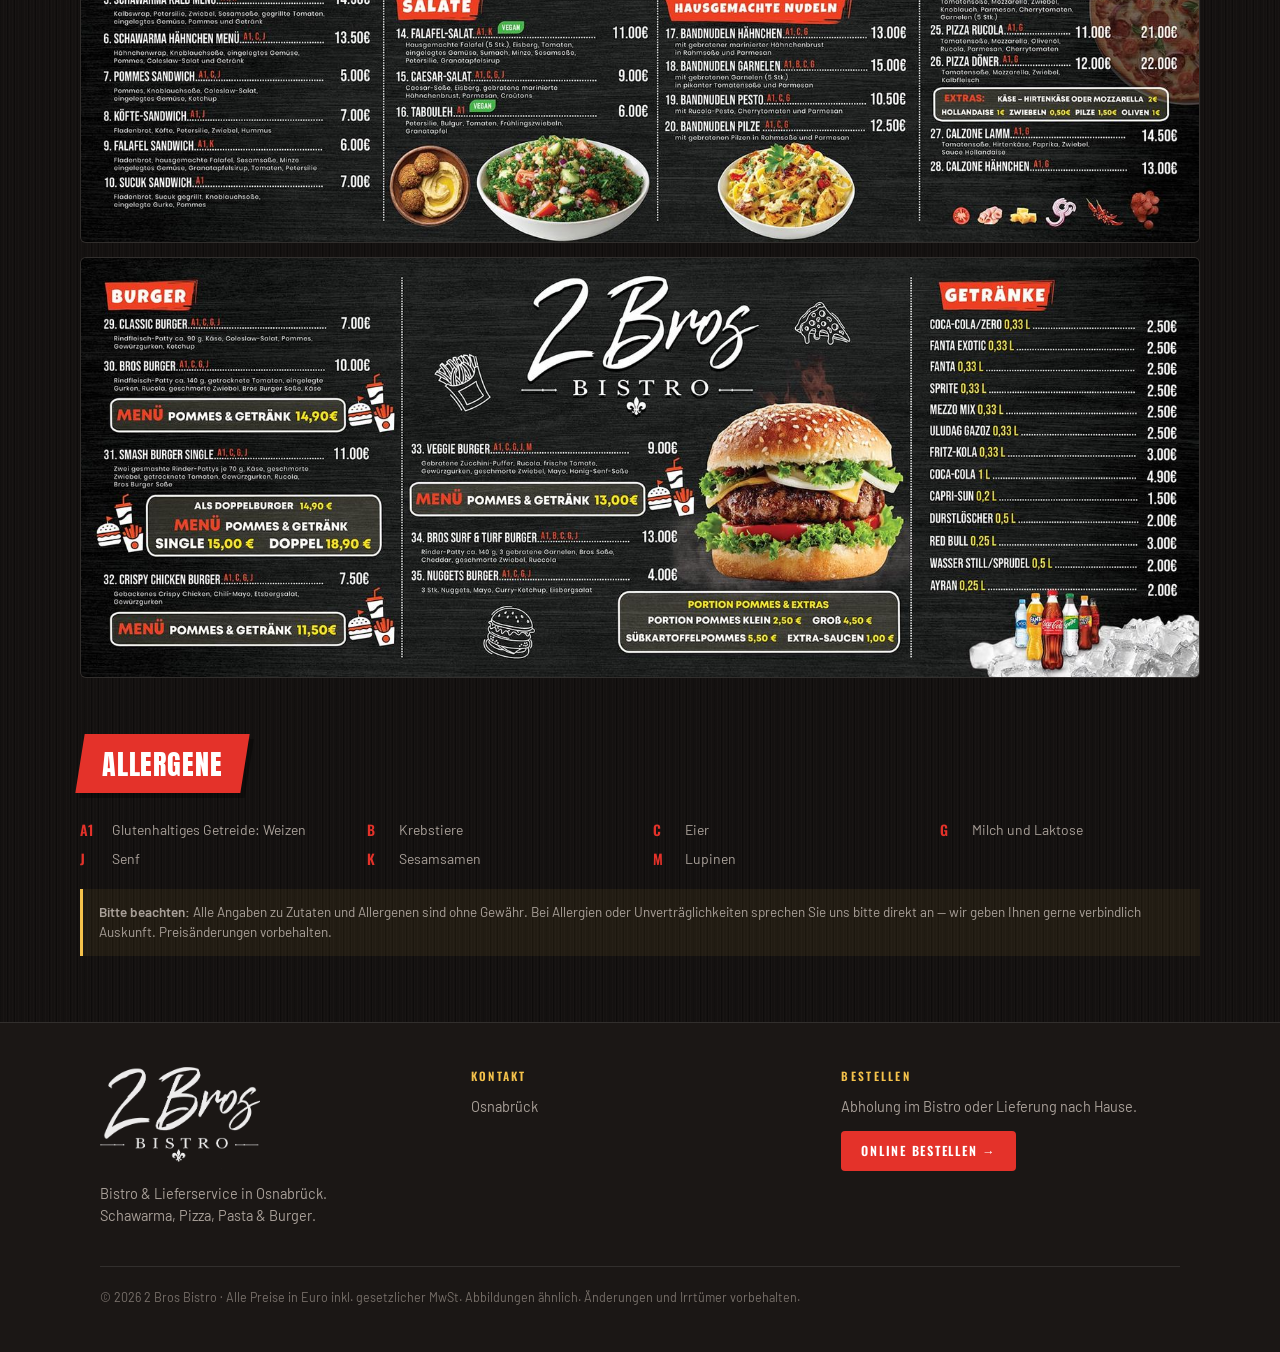
<file: 2-bros-bistro/index.html>
<!DOCTYPE html>
<html lang="de">
<head>
<meta charset="utf-8">
<meta name="viewport" content="width=device-width, initial-scale=1, viewport-fit=cover">
<title>2 Bros Bistro – Speisekarte | Osnabrück</title>
<meta name="description" content="Die digitale Speisekarte vom 2 Bros Bistro in Osnabrück: Döner, Schawarma, hausgemachte Falafel, Bandnudeln, Steinofenpizza, Smash Burger und mehr.">
<meta name="theme-color" content="#141110">
<meta property="og:title" content="2 Bros Bistro – Speisekarte">
<meta property="og:description" content="Döner, Schawarma, Falafel, Bandnudeln, Pizza & Burger. Frisch gemacht in Osnabrück.">
<meta property="og:image" content="assets/burger.jpg">
<meta property="og:type" content="website">
<link rel="icon" href="data:image/svg+xml,<svg xmlns='http://www.w3.org/2000/svg' viewBox='0 0 100 100'><rect width='100' height='100' rx='18' fill='%23E4322A'/><text y='72' x='50' text-anchor='middle' font-size='58' font-family='Georgia,serif' font-style='italic' fill='%23fff'>2B</text></svg>">
<link rel="preload" href="assets/fonts/oswald-var-latin.woff2" as="font" type="font/woff2" crossorigin>
<link rel="preload" href="assets/fonts/barlow-400-latin.woff2" as="font" type="font/woff2" crossorigin>
<style>
/* Schriften lokal eingebunden - keine Anfragen an Dritte (DSGVO) */
@font-face{font-family:'Anton';font-style:normal;font-weight:400;font-display:swap;src:url(assets/fonts/anton-400-latin-ext.woff2) format('woff2');unicode-range:U+0100-02BA, U+02BD-02C5, U+02C7-02CC, U+02CE-02D7, U+02DD-02FF, U+0304, U+0308, U+0329, U+1D00-1DBF, U+1E00-1E9F, U+1EF2-1EFF, U+2020, U+20A0-20AB, U+20AD-20C0, U+2113, U+2C60-2C7F, U+A720-A7FF}
@font-face{font-family:'Anton';font-style:normal;font-weight:400;font-display:swap;src:url(assets/fonts/anton-400-latin.woff2) format('woff2');unicode-range:U+0000-00FF, U+0131, U+0152-0153, U+02BB-02BC, U+02C6, U+02DA, U+02DC, U+0304, U+0308, U+0329, U+2000-206F, U+20AC, U+2122, U+2191, U+2193, U+2212, U+2215, U+FEFF, U+FFFD}
@font-face{font-family:'Oswald';font-style:normal;font-weight:400 600;font-display:swap;src:url(assets/fonts/oswald-var-latin-ext.woff2) format('woff2');unicode-range:U+0100-02BA, U+02BD-02C5, U+02C7-02CC, U+02CE-02D7, U+02DD-02FF, U+0304, U+0308, U+0329, U+1D00-1DBF, U+1E00-1E9F, U+1EF2-1EFF, U+2020, U+20A0-20AB, U+20AD-20C0, U+2113, U+2C60-2C7F, U+A720-A7FF}
@font-face{font-family:'Oswald';font-style:normal;font-weight:400 600;font-display:swap;src:url(assets/fonts/oswald-var-latin.woff2) format('woff2');unicode-range:U+0000-00FF, U+0131, U+0152-0153, U+02BB-02BC, U+02C6, U+02DA, U+02DC, U+0304, U+0308, U+0329, U+2000-206F, U+20AC, U+2122, U+2191, U+2193, U+2212, U+2215, U+FEFF, U+FFFD}
@font-face{font-family:'Barlow';font-style:normal;font-weight:400;font-display:swap;src:url(assets/fonts/barlow-400-latin-ext.woff2) format('woff2');unicode-range:U+0100-02BA, U+02BD-02C5, U+02C7-02CC, U+02CE-02D7, U+02DD-02FF, U+0304, U+0308, U+0329, U+1D00-1DBF, U+1E00-1E9F, U+1EF2-1EFF, U+2020, U+20A0-20AB, U+20AD-20C0, U+2113, U+2C60-2C7F, U+A720-A7FF}
@font-face{font-family:'Barlow';font-style:normal;font-weight:400;font-display:swap;src:url(assets/fonts/barlow-400-latin.woff2) format('woff2');unicode-range:U+0000-00FF, U+0131, U+0152-0153, U+02BB-02BC, U+02C6, U+02DA, U+02DC, U+0304, U+0308, U+0329, U+2000-206F, U+20AC, U+2122, U+2191, U+2193, U+2212, U+2215, U+FEFF, U+FFFD}
@font-face{font-family:'Barlow';font-style:normal;font-weight:600;font-display:swap;src:url(assets/fonts/barlow-600-latin-ext.woff2) format('woff2');unicode-range:U+0100-02BA, U+02BD-02C5, U+02C7-02CC, U+02CE-02D7, U+02DD-02FF, U+0304, U+0308, U+0329, U+1D00-1DBF, U+1E00-1E9F, U+1EF2-1EFF, U+2020, U+20A0-20AB, U+20AD-20C0, U+2113, U+2C60-2C7F, U+A720-A7FF}
@font-face{font-family:'Barlow';font-style:normal;font-weight:600;font-display:swap;src:url(assets/fonts/barlow-600-latin.woff2) format('woff2');unicode-range:U+0000-00FF, U+0131, U+0152-0153, U+02BB-02BC, U+02C6, U+02DA, U+02DC, U+0304, U+0308, U+0329, U+2000-206F, U+20AC, U+2122, U+2191, U+2193, U+2212, U+2215, U+FEFF, U+FFFD}

:root{
  --schwarz:#141110;
  --tafel:#1b1715;
  --tafel-hoch:#221d1a;
  --rot:#E4322A;
  --rot-tief:#B8241D;
  --gold:#F5C24B;
  --creme:#FFFFFF;
  --grau:#A9A099;
  --grau-tief:#78706A;
  --gruen:#5CB85C;
  --linie:rgba(255,255,255,.10);
  --schrift-display:"Anton",Impact,"Arial Narrow",sans-serif;
  --schrift-titel:"Oswald","Arial Narrow",sans-serif;
  --schrift-text:"Barlow",system-ui,-apple-system,"Segoe UI",sans-serif;
}
*{box-sizing:border-box}
html{scroll-behavior:smooth;scroll-padding-top:var(--nav-h,120px)}
b,strong{font-weight:600}
body{
  margin:0;background:var(--schwarz);color:var(--creme);
  font-family:var(--schrift-text);font-size:16px;line-height:1.5;
  -webkit-text-size-adjust:100%;-webkit-font-smoothing:antialiased;
  background-image:
    repeating-linear-gradient(90deg,rgba(255,255,255,.014) 0 1px,transparent 1px 3px),
    repeating-linear-gradient(90deg,rgba(0,0,0,.30) 0 1px,transparent 1px 7px);
}
img{max-width:100%;display:block}
a{color:var(--gold);text-decoration:none}
a:hover{text-decoration:underline}
button{font:inherit;color:inherit;cursor:pointer;border:0;background:none}

.huelle{max-width:1120px;margin:0 auto;padding:0 20px}

/* ---------- Kopf / Hero ---------- */
.hero{position:relative;overflow:hidden;padding:52px 20px 40px;text-align:center;border-bottom:1px solid var(--linie)}
.hero::before{
  content:"";position:absolute;inset:0;
  background:radial-gradient(ellipse 70% 90% at 50% 30%,rgba(228,50,42,.16),transparent 70%);
  pointer-events:none;
}
.hero-inhalt{position:relative;max-width:760px;margin:0 auto}
.hero img.logo{width:min(310px,70vw);height:auto;margin:0 auto 20px;filter:drop-shadow(0 8px 22px rgba(0,0,0,.7))}
.hero .schlagzeile{
  font-family:var(--schrift-display);font-size:clamp(26px,6.4vw,44px);line-height:1.05;
  letter-spacing:.01em;margin:0 0 14px;text-transform:uppercase;
}
.hero .schlagzeile em{font-style:normal;color:var(--rot)}
.hero .unter{margin:0 auto 26px;max-width:520px;color:var(--grau);font-size:clamp(15px,2.6vw,17px)}
.ort{
  display:inline-flex;align-items:center;gap:8px;margin:0 0 26px;
  font-family:var(--schrift-titel);font-size:12px;font-weight:500;
  letter-spacing:.24em;text-transform:uppercase;color:var(--gold);
}
.ort::before,.ort::after{content:"";width:26px;height:1px;background:var(--gold);opacity:.5}
.hero-bilder{display:flex;justify-content:center;gap:10px;margin-top:6px}
.hero-bilder img{
  width:clamp(76px,20vw,116px);height:clamp(76px,20vw,116px);
  border-radius:50%;object-fit:cover;border:2px solid rgba(255,255,255,.14);
  box-shadow:0 12px 30px -14px #000;
}
.hero-bilder img:nth-child(2){transform:translateY(-10px);width:clamp(92px,24vw,140px);height:clamp(92px,24vw,140px);border-color:rgba(228,50,42,.55)}

/* ---------- Navigation ---------- */
.navleiste{
  position:sticky;top:0;z-index:40;background:rgba(20,17,16,.94);
  backdrop-filter:blur(14px);-webkit-backdrop-filter:blur(14px);
  border-bottom:1px solid var(--linie);
}
.navleiste .reihe{display:flex;align-items:center;gap:12px;padding:10px 20px;max-width:1120px;margin:0 auto}
.navleiste .marke{
  font-family:var(--schrift-display);font-size:17px;letter-spacing:.04em;
  text-transform:uppercase;white-space:nowrap;flex:none;
}
.navleiste .marke span{color:var(--rot)}
.suche{position:relative;margin-left:auto;flex:1;max-width:280px}
.suche input{
  width:100%;padding:8px 12px 8px 34px;font-family:var(--schrift-text);font-size:14px;
  color:var(--creme);background:var(--tafel-hoch);border:1px solid var(--linie);border-radius:999px;
}
.suche input::placeholder{color:var(--grau-tief)}
.suche input:focus{outline:2px solid var(--rot);outline-offset:-1px}
.suche svg{position:absolute;left:12px;top:50%;transform:translateY(-50%);width:14px;height:14px;stroke:var(--grau-tief);fill:none;stroke-width:2}
.chips{display:flex;gap:8px;overflow-x:auto;padding:0 20px 10px;max-width:1120px;margin:0 auto;scrollbar-width:none}
.chips::-webkit-scrollbar{display:none}
.chip{
  flex:none;padding:6px 14px;border-radius:999px;border:1px solid var(--linie);
  font-family:var(--schrift-titel);font-size:12px;font-weight:500;letter-spacing:.12em;
  text-transform:uppercase;color:var(--grau);white-space:nowrap;transition:.16s;
}
.chip:hover{color:var(--creme);border-color:rgba(255,255,255,.28)}
.chip.aktiv{background:var(--rot);border-color:var(--rot);color:#fff}
.chip.filter.aktiv{background:var(--gruen);border-color:var(--gruen);color:#0d1a0d}

/* ---------- Abschnitte ---------- */
.abschnitt{padding:44px 0 8px}
.abschnitt-kopf{display:flex;align-items:center;gap:18px;margin:0 0 26px;flex-wrap:wrap}
.banner{
  display:inline-block;background:var(--rot);color:#fff;padding:9px 22px 8px;
  transform:skewX(-9deg);box-shadow:5px 5px 0 rgba(0,0,0,.35);
}
.banner h2{
  margin:0;transform:skewX(9deg);font-family:var(--schrift-display);
  font-size:clamp(19px,4.2vw,28px);letter-spacing:.03em;text-transform:uppercase;font-weight:400;
}
.abschnitt-kopf .notiz{color:var(--grau);font-size:13px;font-style:italic}
.abschnitt-kopf img.deko{
  width:64px;height:64px;border-radius:50%;object-fit:cover;
  border:2px solid rgba(255,255,255,.14);margin-left:auto;
}
.abschnitt-kopf img.deko + .groessen{margin-left:26px}
.groessen{
  margin-left:auto;display:flex;gap:26px;font-family:var(--schrift-titel);
  font-size:11px;font-weight:600;letter-spacing:.16em;color:var(--grau);text-transform:uppercase;
}
.groessen span{width:64px;text-align:right}

/* ---------- Gerichte ---------- */
.gerichte{display:grid;grid-template-columns:repeat(auto-fill,minmax(430px,1fr));gap:0 44px}
.gericht,.gerichte>*{min-width:0}
#pizza .gerichte{grid-template-columns:1fr}
.gericht h3,.gericht .beschreibung,.menue{overflow-wrap:break-word}
.gericht{padding:14px 0;border-bottom:1px dashed rgba(255,255,255,.09)}
.gericht .zeile{display:flex;align-items:baseline;gap:8px}
.gericht .nr{
  font-family:var(--schrift-titel);font-weight:600;font-size:15px;color:var(--grau-tief);
  flex:none;min-width:26px;
}
.gericht h3{
  margin:0;font-family:var(--schrift-titel);font-weight:600;font-size:clamp(15px,2.9vw,17px);
  letter-spacing:.02em;text-transform:uppercase;
}
.allerg{font-family:var(--schrift-titel);font-size:11px;font-weight:500;color:var(--rot);letter-spacing:.04em;white-space:nowrap}
.gericht h3 .gr{color:var(--grau);font-weight:400}
.punkte{flex:1;border-bottom:1px dotted rgba(255,255,255,.24);transform:translateY(-4px);min-width:14px}
.preis{
  font-family:var(--schrift-titel);font-weight:600;font-size:clamp(15px,2.9vw,17px);
  color:var(--creme);flex:none;white-space:nowrap;
}
.preis.zwei{display:flex;gap:26px}
.preis.zwei span{width:64px;text-align:right}
.preis.zwei span:last-child{color:var(--gold)}
.gericht .beschreibung{margin:5px 0 0 34px;color:var(--grau);font-size:14px;line-height:1.45}
.abzeichen{
  display:inline-block;margin-left:6px;padding:2px 7px 1px;border-radius:3px;
  font-family:var(--schrift-titel);font-size:9.5px;font-weight:600;letter-spacing:.12em;
  text-transform:uppercase;vertical-align:1px;
}
.abzeichen.vegan{background:var(--gruen);color:#0d1a0d}
.abzeichen.neu{background:var(--gold);color:#241c05}
.menue{
  display:inline-block;margin:8px 0 0 34px;padding:5px 13px;
  border:1px solid rgba(245,194,75,.42);border-radius:4px;background:rgba(245,194,75,.07);
  font-family:var(--schrift-titel);font-size:11.5px;font-weight:500;letter-spacing:.09em;
  text-transform:uppercase;color:var(--grau);
}
.menue b{color:var(--gold);font-weight:600}

/* ---------- Kasten (Extras) ---------- */
.kasten{
  border:1px solid rgba(245,194,75,.40);border-radius:6px;background:var(--tafel);
  padding:18px 22px;margin:6px 0 10px;
}
.kasten h3{
  margin:0 0 12px;font-family:var(--schrift-display);font-size:15px;letter-spacing:.14em;
  text-transform:uppercase;color:var(--gold);font-weight:400;
}
.kasten ul{margin:0;padding:0;list-style:none;display:grid;grid-template-columns:repeat(auto-fit,minmax(258px,1fr));gap:9px 26px}
.kasten li{display:flex;align-items:baseline;gap:8px;font-family:var(--schrift-titel);font-size:13.5px;font-weight:500;letter-spacing:.03em;text-transform:uppercase}
.kasten li .punkte{border-bottom-color:rgba(255,255,255,.16)}
.kasten li b{color:var(--gold);font-weight:600;white-space:nowrap}

/* ---------- Original-Karte ---------- */
.original{padding:52px 0 10px}
.original,.legende{scroll-margin-top:var(--nav-h,120px)}
.original .tafeln{display:grid;gap:14px}
.original button.tafel-knopf{
  display:block;width:100%;padding:0;border:1px solid var(--linie);border-radius:6px;
  overflow:hidden;background:var(--tafel);transition:.18s;
}
.original button.tafel-knopf:hover{border-color:rgba(228,50,42,.6);transform:translateY(-2px)}

/* ---------- Allergene ---------- */
.legende{padding:46px 0 10px}
.legende ul{
  margin:0;padding:0;list-style:none;
  display:grid;grid-template-columns:repeat(auto-fit,minmax(210px,1fr));gap:8px 26px;
}
.legende li{display:flex;gap:10px;font-size:14px;color:var(--grau)}
.legende li b{color:var(--rot);font-family:var(--schrift-titel);font-weight:600;min-width:22px}
.hinweis{
  margin:20px 0 0;padding:13px 16px;border-left:3px solid var(--gold);
  background:rgba(245,194,75,.06);color:var(--grau);font-size:13.5px;line-height:1.5;
}

/* ---------- Fuss ---------- */
footer{margin-top:56px;padding:44px 0 40px;border-top:1px solid var(--linie);background:var(--tafel)}
.fuss-gitter{display:grid;grid-template-columns:repeat(auto-fit,minmax(230px,1fr));gap:32px}
footer h4{
  margin:0 0 12px;font-family:var(--schrift-titel);font-size:11.5px;font-weight:600;
  letter-spacing:.20em;text-transform:uppercase;color:var(--gold);
}
footer p,footer li{margin:0 0 5px;color:var(--grau);font-size:14.5px}
footer ul{margin:0;padding:0;list-style:none}
footer .zeiten li{display:flex;justify-content:space-between;gap:16px;max-width:250px}
footer img.logo{width:160px;height:auto;margin-bottom:14px;opacity:.92}
.knopf{
  display:inline-flex;align-items:center;gap:9px;margin-top:8px;padding:11px 20px;
  background:var(--rot);color:#fff;border-radius:4px;
  font-family:var(--schrift-titel);font-size:12.5px;font-weight:600;
  letter-spacing:.14em;text-transform:uppercase;transition:.16s;
}
.knopf:hover{background:var(--rot-tief);text-decoration:none}
.kleingedruckt{
  margin-top:34px;padding-top:20px;border-top:1px solid var(--linie);
  color:var(--grau-tief);font-size:12.5px;line-height:1.6;
}

/* ---------- Lichtkasten ---------- */
.lichtkasten{
  position:fixed;inset:0;z-index:90;background:rgba(0,0,0,.94);
  display:flex;align-items:center;justify-content:center;padding:20px;
}
.lichtkasten img{max-width:100%;max-height:88vh;object-fit:contain;border-radius:4px}
.lichtkasten .zu{
  position:absolute;top:16px;right:20px;width:42px;height:42px;border-radius:50%;
  background:rgba(255,255,255,.12);font-size:22px;line-height:1;color:#fff;
}
.lichtkasten .tipp{position:absolute;bottom:18px;left:0;right:0;text-align:center;color:var(--grau-tief);font-size:12.5px}

.leer{padding:40px 0;text-align:center;color:var(--grau)}
.leer b{display:block;font-family:var(--schrift-display);font-size:20px;color:var(--creme);margin-bottom:6px;text-transform:uppercase}

@media (max-width:760px){
  .gerichte{grid-template-columns:1fr;gap:0}
  .abschnitt-kopf img.deko{width:52px;height:52px}
  .navleiste .marke{font-size:15px}
  .suche{max-width:none}
  .groessen{width:100%;margin-left:0;justify-content:flex-end}
  .preis.zwei{gap:18px}
  .preis.zwei span,.groessen span{width:56px}
}
@media (prefers-reduced-motion:reduce){html{scroll-behavior:auto}*{transition:none!important}}
</style>
</head>
<body>

<!-- ══ Stammdaten: hier eintragen, sobald bestätigt. Leere Felder werden nicht angezeigt. ══ -->
<script>
const BISTRO = {
  name:      "2 Bros Bistro",
  strasse:   "",                 // z. B. "Musterstraße 12"
  plz:       "",                 // z. B. "49074"
  stadt:     "Osnabrück",
  telefon:   "",                 // z. B. "+49 541 1234567"
  instagram: "",                 // z. B. "https://www.instagram.com/…"
  lieferando:"https://www.lieferando.de/speisekarte/two-bros-bistro",
  zeiten: []                     // z. B. [["Mo – Do","11:00 – 22:00"],["Fr – Sa","11:00 – 23:00"],["Sonntag","12:00 – 22:00"]]
};
</script>

<header class="hero">
  <div class="hero-inhalt">
    <img class="logo" src="assets/logo.png" alt="2 Bros Bistro" width="838" height="536">
    <span class="ort">Osnabrück</span>
    <h1 class="schlagzeile">Vom Grill, aus dem Ofen,<br><em>frisch gemacht.</em></h1>
    <p class="unter">Libanesisches Schawarma, hausgemachte Falafel, Bandnudeln aus eigener Herstellung, Steinofenpizza und Smash Burger — alles auf einer Karte.</p>
    <div class="hero-bilder">
      <img src="assets/doener.jpg" alt="Döner Tasche" loading="eager">
      <img src="assets/burger.jpg" alt="Bros Burger" loading="eager">
      <img src="assets/tabouleh.jpg" alt="Tabouleh" loading="eager">
    </div>
  </div>
</header>

<nav class="navleiste">
  <div class="reihe">
    <div class="marke">2 <span>Bros</span> Bistro</div>
    <div class="suche">
      <svg viewBox="0 0 24 24" aria-hidden="true"><circle cx="11" cy="11" r="7"/><path d="M20 20l-3.5-3.5"/></svg>
      <input id="suchfeld" type="search" placeholder="Gericht suchen …" aria-label="Speisekarte durchsuchen" autocomplete="off">
    </div>
  </div>
  <div class="chips" id="chips"></div>
</nav>

<main class="huelle" id="karte"></main>

<section class="huelle original">
  <div class="abschnitt-kopf"><div class="banner"><h2>Original-Karte</h2></div></div>
  <div class="tafeln">
    <button class="tafel-knopf" data-gross="assets/karte-1.jpg"><img src="assets/karte-1.jpg" alt="Speisekarte Seite 1: Hauptspeisen, Salate, Nudeln, Pizza" loading="lazy"></button>
    <button class="tafel-knopf" data-gross="assets/karte-2.jpg"><img src="assets/karte-2.jpg" alt="Speisekarte Seite 2: Burger und Getränke" loading="lazy"></button>
  </div>
</section>

<section class="huelle legende">
  <div class="abschnitt-kopf"><div class="banner"><h2>Allergene</h2></div></div>
  <ul>
    <li><b>A1</b> Glutenhaltiges Getreide: Weizen</li>
    <li><b>B</b> Krebstiere</li>
    <li><b>C</b> Eier</li>
    <li><b>G</b> Milch und Laktose</li>
    <li><b>J</b> Senf</li>
    <li><b>K</b> Sesamsamen</li>
    <li><b>M</b> Lupinen</li>
  </ul>
  <p class="hinweis"><b>Bitte beachten:</b> Alle Angaben zu Zutaten und Allergenen sind ohne Gewähr. Bei Allergien oder Unverträglichkeiten sprechen Sie uns bitte direkt an — wir geben Ihnen gerne verbindlich Auskunft. Preisänderungen vorbehalten.</p>
</section>

<footer>
  <div class="huelle">
    <div class="fuss-gitter">
      <div>
        <img class="logo" src="assets/logo.png" alt="2 Bros Bistro" width="838" height="536">
        <p>Bistro &amp; Lieferservice in Osnabrück.<br>Schawarma, Pizza, Pasta &amp; Burger.</p>
      </div>
      <div id="fuss-kontakt"></div>
      <div id="fuss-zeiten"></div>
      <div id="fuss-bestellen"></div>
    </div>
    <p class="kleingedruckt">
      © <span id="jahr"></span> 2 Bros Bistro · Alle Preise in Euro inkl. gesetzlicher MwSt.
      Abbildungen ähnlich. Änderungen und Irrtümer vorbehalten.
    </p>
  </div>
</footer>

<script>
/* ═══════════ Speisekarte ═══════════
   Preise als Zahl in Euro. p2 = großes Format (Pizza Ø 45 cm).
   v = vegan · m = Menü-Zusatzzeile
*/
const KARTE = [
{ id:"hauptspeisen", titel:"Hauptspeisen & Sandwiches", bild:"assets/doener.jpg", gerichte:[
  {n:1, name:"Döner Tasche", a:"A1, C, J", p:7.00},
  {n:2, name:"Dürüm mit Kalbfleisch", a:"A1, G, J", p:8.50},
  {n:3, name:"Schawarma Wrap Kalb – libanesischer Art", a:"A1, K", p:8.50,
   d:"Petersilie, Zwiebel, Sesamsoße, eingelegte Gurken"},
  {n:4, name:"Schawarma Wrap Hähnchen – libanesischer Art", a:"A1, J", p:7.50,
   d:"Fladenbrot, Hähnchenfleisch, Knoblauchsoße, eingelegtes Gemüse, Pommes"},
  {n:5, name:"Schawarma Kalb Menü", a:"A1, K", p:14.50,
   d:"Kalbswrap, Petersilie, Zwiebel, Sesamsoße, gegrillte Tomaten, eingelegtes Gemüse, Pommes und Getränk"},
  {n:6, name:"Schawarma Hähnchen Menü", a:"A1, C, J", p:13.50,
   d:"Hähnchenwrap, Knoblauchsoße, eingelegtes Gemüse, Pommes, Coleslaw-Salat und Getränk"},
  {n:7, name:"Pommes Sandwich", a:"A1, C, J", p:5.00,
   d:"Pommes, Knoblauchsoße, Coleslaw-Salat, eingelegtes Gemüse, Ketchup"},
  {n:8, name:"Köfte-Sandwich", a:"A1, J", p:7.00,
   d:"Fladenbrot, Köfte, Petersilie, Zwiebel, Hummus"},
  {n:9, name:"Falafel Sandwich", a:"A1, K", p:6.00,
   d:"Fladenbrot, hausgemachte Falafel, Sesamsoße, Minze, eingelegtes Gemüse, Granatapfelsirup, Tomaten, Petersilie"},
  {n:10, name:"Sucuk Sandwich", a:"A1", p:7.00,
   d:"Fladenbrot, Sucuk gegrillt, Knoblauchsoße, eingelegte Gurke, Pommes"},
  {n:11, name:"Zucchini-Puffer Teller", a:"A1, C, G, J", p:15.50,
   d:"Gebratene Zucchini-Puffer, Krautsalat, Eisberg, Tomate, Gewürzgurken, Oliven, Mais, Peperoni, Honig-Senf-Soße, Pommes"},
  {n:12, name:"Döner Teller Lamm", a:"A1, C, J", p:13.50, d:"Fleisch, Salat, Pommes und Sauce"},
  {n:13, name:"Döner Teller Hähnchen", a:"A1, C, J", p:12.50, d:"Hähnchen, Salat, Pommes und Sauce"}
]},
{ id:"salate", titel:"Salate", bild:"assets/tabouleh.jpg", gerichte:[
  {n:14, name:"Falafel-Salat", a:"A1, K", p:11.00, v:true,
   d:"Hausgemachte Falafel (5 Stk.), Eisberg, Tomaten, eingelegtes Gemüse, Sumach, Minze, Sesamsoße, Petersilie, Granatapfelsirup"},
  {n:15, name:"Caesar-Salat", a:"A1, C, G, J", p:9.00,
   d:"Caesar-Soße, Eisberg, gebratene marinierte Hähnchenbrust, Parmesan, Croûtons"},
  {n:16, name:"Tabouleh", a:"A1", p:6.00, v:true,
   d:"Petersilie, Bulgur, Tomaten, Frühlingszwiebeln, Granatapfel"}
]},
{ id:"nudeln", titel:"Hausgemachte Nudeln", bild:"assets/pasta.jpg", gerichte:[
  {n:17, name:"Bandnudeln Hähnchen", a:"A1, C, G", p:13.00,
   d:"mit gebratener marinierter Hähnchenbrust in Rahmsoße und Parmesan"},
  {n:18, name:"Bandnudeln Garnelen", a:"A1, B, C, G", p:15.00,
   d:"mit gebratenen Garnelen (5 Stk.) in pikanter Tomatensoße und Parmesan"},
  {n:19, name:"Bandnudeln Pesto", a:"A1, C, G", p:10.50,
   d:"mit Rucola-Pesto, Cherrytomaten und Parmesan"},
  {n:20, name:"Bandnudeln Pilze", a:"A1, C, G", p:12.50,
   d:"mit gebratenen Pilzen in Rahmsoße und Parmesan"}
]},
{ id:"pizza", titel:"Pizza & Calzone", groessen:["Ø 30 cm","Ø 45 cm"], gerichte:[
  {n:21, name:"Pizza Margherita", a:"A1, G", p:8.00, p2:18.00,
   d:"Tomatensoße, Mozzarella-Kugeln, Olivenöl, Basilikum"},
  {n:22, name:"Pizza Tonno", a:"A1, G, J", p:11.00, p2:21.00,
   d:"Tomatensoße, Mozzarella, Zwiebel, Thunfisch"},
  {n:23, name:"Pizza Vegetaria", a:"A1, G", p:13.00, p2:23.00,
   d:"Tomatensoße, Mozzarella, Zucchini, Paprika, Zwiebel, Champignons, Tomaten"},
  {n:24, name:"Pizza Garnelen", a:"A1, B, G", p:15.00, p2:25.00,
   d:"Tomatensoße, Mozzarella, Zwiebel, Knoblauch, Parmesan, Cherrytomaten, Garnelen (5 Stk.)"},
  {n:25, name:"Pizza Rucola", a:"A1, G", p:11.00, p2:21.00,
   d:"Tomatensoße, Mozzarella, Olivenöl, Rucola, Parmesan, Cherrytomaten"},
  {n:26, name:"Pizza Döner", a:"A1, G", p:12.00, p2:22.00,
   d:"Tomatensoße, Mozzarella, Zwiebel, Kalbfleisch"},
  {n:27, name:"Calzone Lamm", a:"A1, G", p:14.50,
   d:"Tomatensoße, Hirtenkäse, Paprika, Zwiebel, Sauce Hollandaise"},
  {n:28, name:"Calzone Hähnchen", a:"A1, G", p:13.00}
], kasten:{ titel:"Extras", posten:[
  ["Käse – Hirtenkäse oder Mozzarella","2,00 €"],["Sauce Hollandaise","1,00 €"],
  ["Zwiebeln","0,50 €"],["Pilze","1,50 €"],["Oliven","1,00 €"]
]}},
{ id:"burger", titel:"Burger", bild:"assets/burger.jpg", gerichte:[
  {n:29, name:"Classic Burger", a:"A1, C, G, J", p:7.00,
   d:"Rindfleisch-Patty ca. 90 g, Käse, Coleslaw-Salat, Pommes, Gewürzgurken, Ketchup"},
  {n:30, name:"Bros Burger", a:"A1, C, G, J", p:10.00,
   d:"Rindfleisch-Patty ca. 140 g, getrocknete Tomaten, eingelegte Gurken, Rucola, geschmorte Zwiebel, Bros Burger Soße, Käse",
   m:"Menü mit Pommes &amp; Getränk <b>14,90 €</b>"},
  {n:31, name:"Smash Burger Single", a:"A1, C, G, J", p:11.00,
   d:"Zwei gesmashte Rinder-Pattys je 70 g, Käse, geschmorte Zwiebel, getrocknete Tomaten, Gewürzgurken, Rucola, Bros Burger Soße",
   m:"Als Doppelburger <b>14,90 €</b> · Menü Single <b>15,00 €</b> · Menü Doppel <b>18,90 €</b>"},
  {n:32, name:"Crispy Chicken Burger", a:"A1, C, G, J", p:7.50,
   d:"Gebackenes Crispy Chicken, Chili-Mayo, Eisbergsalat, Gewürzgurken",
   m:"Menü mit Pommes &amp; Getränk <b>11,50 €</b>"},
  {n:33, name:"Veggie Burger", a:"A1, C, G, J, M", p:9.00,
   d:"Gebratene Zucchini-Puffer, Rucola, frische Tomate, Gewürzgurken, geschmorte Zwiebel, Mayo, Honig-Senf-Soße",
   m:"Menü mit Pommes &amp; Getränk <b>13,00 €</b>"},
  {n:34, name:"Bros Surf &amp; Turf Burger", a:"A1, B, C, G, J", p:13.00,
   d:"Rinder-Patty ca. 140 g, 3 gebratene Garnelen, Bros Soße, Cheddar, geschmorte Zwiebel, Rucola"},
  {n:35, name:"Nuggets Burger", a:"A1, C, G, J", p:4.00,
   d:"3 Stk. Nuggets, Mayo, Curry-Ketchup, Eisbergsalat"}
]},
{ id:"beilagen", titel:"Beilagen", gerichte:[], kasten:{ titel:"Portion Pommes & Extras", posten:[
  ["Portion Pommes klein","2,50 €"],["Portion Pommes groß","4,50 €"],
  ["Süßkartoffelpommes","5,50 €"],["Extra-Saucen","1,00 €"]
]}},
{ id:"getraenke", titel:"Getränke", bild:"assets/drinks.jpg", gerichte:[
  {name:"Coca-Cola / Zero", gr:"0,33 l", p:2.50},
  {name:"Fanta Exotic", gr:"0,33 l", p:2.50},
  {name:"Fanta", gr:"0,33 l", p:2.50},
  {name:"Sprite", gr:"0,33 l", p:2.50},
  {name:"Mezzo Mix", gr:"0,33 l", p:2.50},
  {name:"Uludag Gazoz", gr:"0,33 l", p:2.50},
  {name:"Fritz-Kola", gr:"0,33 l", p:3.00},
  {name:"Coca-Cola", gr:"1 l", p:4.90},
  {name:"Capri-Sun", gr:"0,2 l", p:1.50},
  {name:"Durstlöscher", gr:"0,5 l", p:2.00},
  {name:"Red Bull", gr:"0,25 l", p:3.00},
  {name:"Wasser still / Sprudel", gr:"0,5 l", p:2.00},
  {name:"Ayran", gr:"0,25 l", p:2.00}
]}
];

/* ═══════════ Aufbau ═══════════ */
const eur = n => n.toFixed(2).replace(".", ",") + " €";
const karte = document.getElementById("karte");
const chips = document.getElementById("chips");

karte.innerHTML = KARTE.map(ab => `
  <section class="abschnitt" id="${ab.id}" data-abschnitt="${ab.id}">
    <div class="abschnitt-kopf">
      <div class="banner"><h2>${ab.titel}</h2></div>
      ${ab.bild ? `<img class="deko" src="${ab.bild}" alt="" loading="lazy">` : ""}
      ${ab.groessen ? `<div class="groessen">${ab.groessen.map(g=>`<span>${g}</span>`).join("")}</div>` : ""}
    </div>
    ${ab.gerichte.length ? `<div class="gerichte">${ab.gerichte.map(g => `
      <article class="gericht" data-suche="${(g.name + " " + (g.d||"")).toLowerCase().replace(/&amp;/g,"&").replace(/"/g,"")}"
               data-vegan="${g.v?1:0}" data-menue="${g.m?1:0}">
        <div class="zeile">
          ${g.n ? `<span class="nr">${g.n}.</span>` : ""}
          <h3>${g.name}${g.gr ? ` <span class="gr">${g.gr}</span>` : ""}${
            g.a ? ` <span class="allerg">${g.a}</span>` : ""}${
            g.v ? `<span class="abzeichen vegan">Vegan</span>` : ""}</h3>
          <span class="punkte"></span>
          <span class="preis${g.p2 ? " zwei" : ""}">${g.p2 ? `<span>${eur(g.p)}</span><span>${eur(g.p2)}</span>` : eur(g.p)}</span>
        </div>
        ${g.d ? `<p class="beschreibung">${g.d}</p>` : ""}
        ${g.m ? `<div class="menue">${g.m}</div>` : ""}
      </article>`).join("")}</div>` : ""}
    ${ab.kasten ? `<div class="kasten"><h3>${ab.kasten.titel}</h3><ul>${
      ab.kasten.posten.map(([t,p])=>`<li>${t}<span class="punkte"></span><b>${p}</b></li>`).join("")}</ul></div>` : ""}
  </section>`).join("") + `<div class="leer" id="leer" hidden><b>Nichts gefunden</b>Probieren Sie einen anderen Suchbegriff.</div>`;

chips.innerHTML =
  KARTE.map(ab => `<button class="chip sprung" data-ziel="${ab.id}">${ab.titel}</button>`).join("") +
  `<button class="chip filter" data-filter="vegan">Vegan</button>
   <button class="chip filter" data-filter="menue">Menüs</button>`;

/* ═══════════ Suche & Filter ═══════════ */
const suchfeld = document.getElementById("suchfeld");
const leer = document.getElementById("leer");
let filter = null;

function anwenden(){
  const q = suchfeld.value.trim().toLowerCase();
  let treffer = 0;
  document.querySelectorAll("section.abschnitt").forEach(sec => {
    let sichtbar = 0;
    sec.querySelectorAll(".gericht").forEach(g => {
      const passtText   = !q || g.dataset.suche.includes(q);
      const passtFilter = !filter || g.dataset[filter] === "1";
      const zeigen = passtText && passtFilter;
      g.hidden = !zeigen;
      if (zeigen) { sichtbar++; treffer++; }
    });
    const kasten = sec.querySelector(".kasten");
    if (kasten) kasten.hidden = !!(q || filter);
    sec.hidden = (q || filter) ? sichtbar === 0 : false;
  });
  leer.hidden = !((q || filter) && treffer === 0);
}
suchfeld.addEventListener("input", anwenden);

chips.addEventListener("click", e => {
  const knopf = e.target.closest(".chip");
  if (!knopf) return;
  if (knopf.classList.contains("filter")) {
    const f = knopf.dataset.filter;
    filter = filter === f ? null : f;
    document.querySelectorAll(".chip.filter").forEach(c =>
      c.classList.toggle("aktiv", c.dataset.filter === filter));
    anwenden();
    if (filter) window.scrollTo({ top: document.getElementById("karte").offsetTop - 130, behavior: "smooth" });
  } else {
    const ziel = document.getElementById(knopf.dataset.ziel);
    if (ziel && !ziel.hidden) ziel.scrollIntoView({ behavior: "smooth", block: "start" });
  }
});

/* ═══════════ Aktiver Abschnitt in der Navigation ═══════════ */
(() => {
  const leiste = document.querySelector(".navleiste");
  const hoeheSetzen = () => document.documentElement.style.setProperty(
    "--nav-h", (leiste.offsetHeight + 14) + "px");
  hoeheSetzen();
  addEventListener("resize", hoeheSetzen, { passive:true });
  if (document.fonts && document.fonts.ready) document.fonts.ready.then(hoeheSetzen);

  const abschnitte = [...document.querySelectorAll("section.abschnitt")];
  const sprung = [...document.querySelectorAll(".chip.sprung")];
  let geplant = false;
  function markieren(){
    geplant = false;
    const grenze = leiste.offsetHeight + 24;
    let aktiv = null;
    for (const s of abschnitte) {
      if (s.hidden) continue;
      if (s.getBoundingClientRect().top <= grenze) aktiv = s.id;
    }
    // ganz oben oder ganz unten sinnvoll auffangen
    if (!aktiv && abschnitte.length) aktiv = abschnitte[0].id;
    if (window.innerHeight + window.scrollY >= document.body.scrollHeight - 4) {
      const letzte = abschnitte.filter(s => !s.hidden).pop();
      if (letzte) aktiv = letzte.id;
    }
    sprung.forEach(c => c.classList.toggle("aktiv", c.dataset.ziel === aktiv));
    const treffer = sprung.find(c => c.classList.contains("aktiv"));
    if (treffer && chips.scrollWidth > chips.clientWidth) {
      const l = treffer.offsetLeft, r = l + treffer.offsetWidth;
      if (l < chips.scrollLeft || r > chips.scrollLeft + chips.clientWidth)
        chips.scrollTo({ left: l - 20, behavior: "smooth" });
    }
  }
  addEventListener("scroll", () => { if (!geplant) { geplant = true; requestAnimationFrame(markieren); } }, { passive:true });
  addEventListener("resize", markieren, { passive:true });
  markieren();
})();

/* ═══════════ Lichtkasten für die Original-Karte ═══════════ */
document.querySelectorAll(".tafel-knopf").forEach(b => b.addEventListener("click", () => {
  const box = document.createElement("div");
  box.className = "lichtkasten";
  box.innerHTML = `<img src="${b.dataset.gross}" alt="Original-Speisekarte">
    <button class="zu" aria-label="Schließen">×</button>
    <p class="tipp">Zum Schließen irgendwo klicken oder Esc drücken</p>`;
  const zu = () => { box.remove(); document.removeEventListener("keydown", esc); };
  const esc = e => { if (e.key === "Escape") zu(); };
  box.addEventListener("click", zu);
  document.addEventListener("keydown", esc);
  document.body.appendChild(box);
}));

/* ═══════════ Fußzeile aus den Stammdaten ═══════════ */
(() => {
  document.getElementById("jahr").textContent = new Date().getFullYear();
  const anschrift = [BISTRO.strasse, [BISTRO.plz, BISTRO.stadt].filter(Boolean).join(" ")].filter(Boolean);
  const k = document.getElementById("fuss-kontakt");
  if (anschrift.length || BISTRO.telefon || BISTRO.instagram) {
    k.innerHTML = `<h4>Kontakt</h4>
      ${anschrift.map(z => `<p>${z}</p>`).join("")}
      ${BISTRO.telefon  ? `<p><a href="tel:${BISTRO.telefon.replace(/[^+\d]/g,"")}">${BISTRO.telefon}</a></p>` : ""}
      ${BISTRO.instagram ? `<p><a href="${BISTRO.instagram}" target="_blank" rel="noopener">Instagram</a></p>` : ""}`;
  }
  const z = document.getElementById("fuss-zeiten");
  if (BISTRO.zeiten && BISTRO.zeiten.length) {
    z.innerHTML = `<h4>Öffnungszeiten</h4><ul class="zeiten">${
      BISTRO.zeiten.map(([tag,zeit]) => `<li><span>${tag}</span><span>${zeit}</span></li>`).join("")}</ul>`;
  }
  const b = document.getElementById("fuss-bestellen");
  if (BISTRO.lieferando) {
    b.innerHTML = `<h4>Bestellen</h4>
      <p>Abholung im Bistro oder Lieferung nach Hause.</p>
      <a class="knopf" href="${BISTRO.lieferando}" target="_blank" rel="noopener">Online bestellen →</a>`;
  }
  [k, z, b].forEach(sp => { if (!sp.innerHTML.trim()) sp.remove(); });
})();
</script>
</body>
</html>
</file>
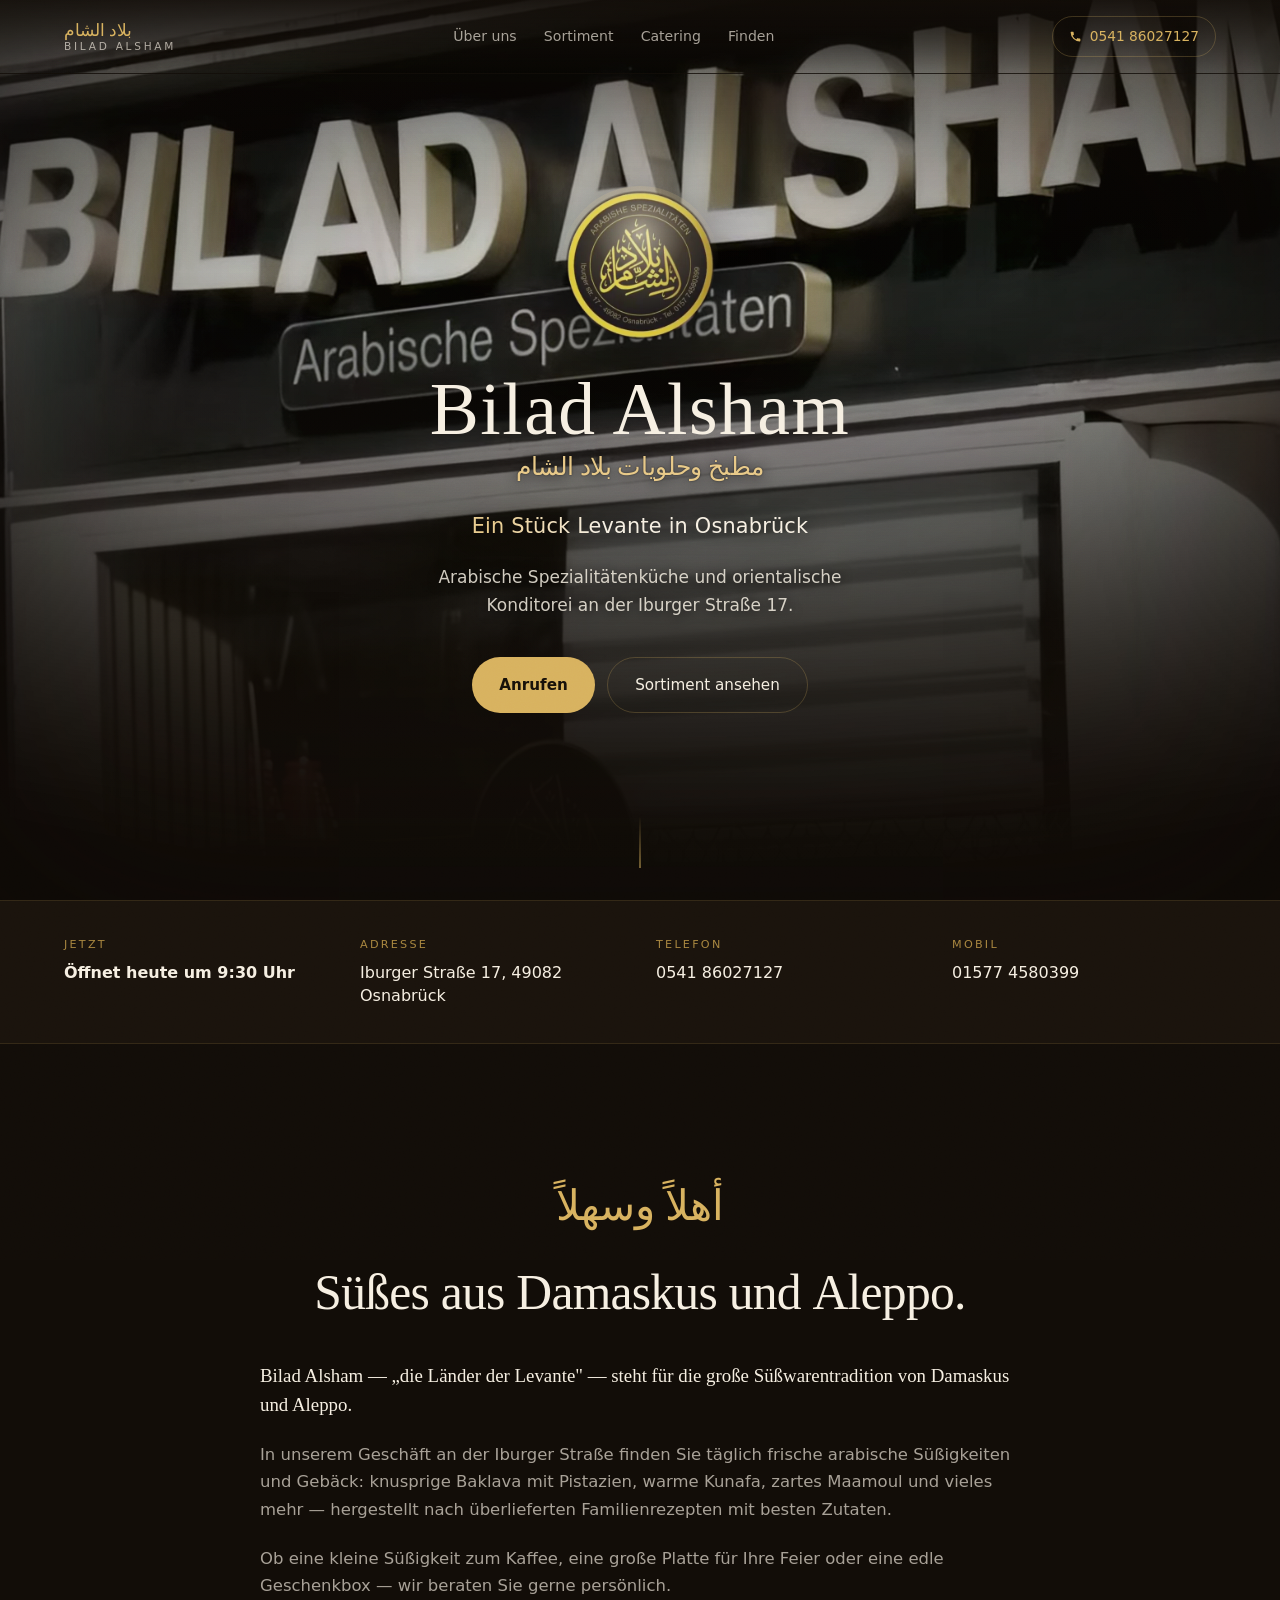
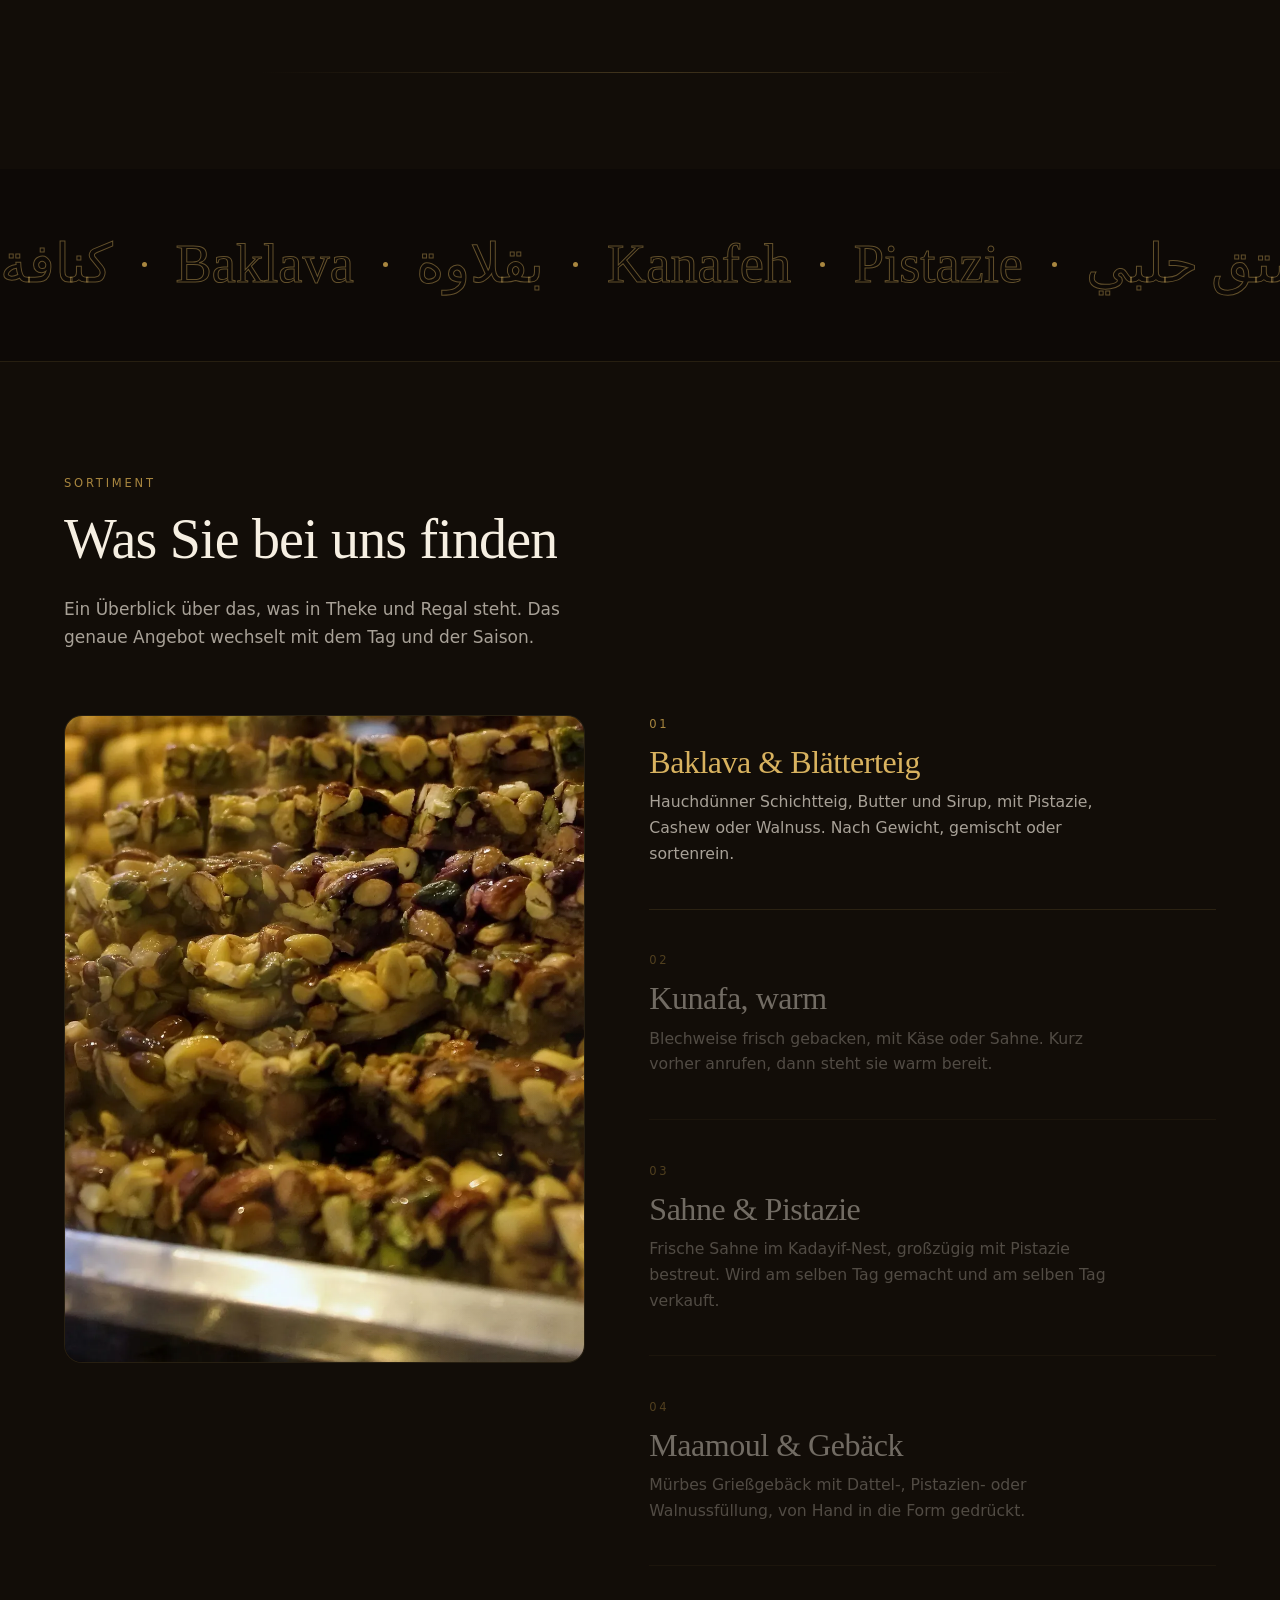
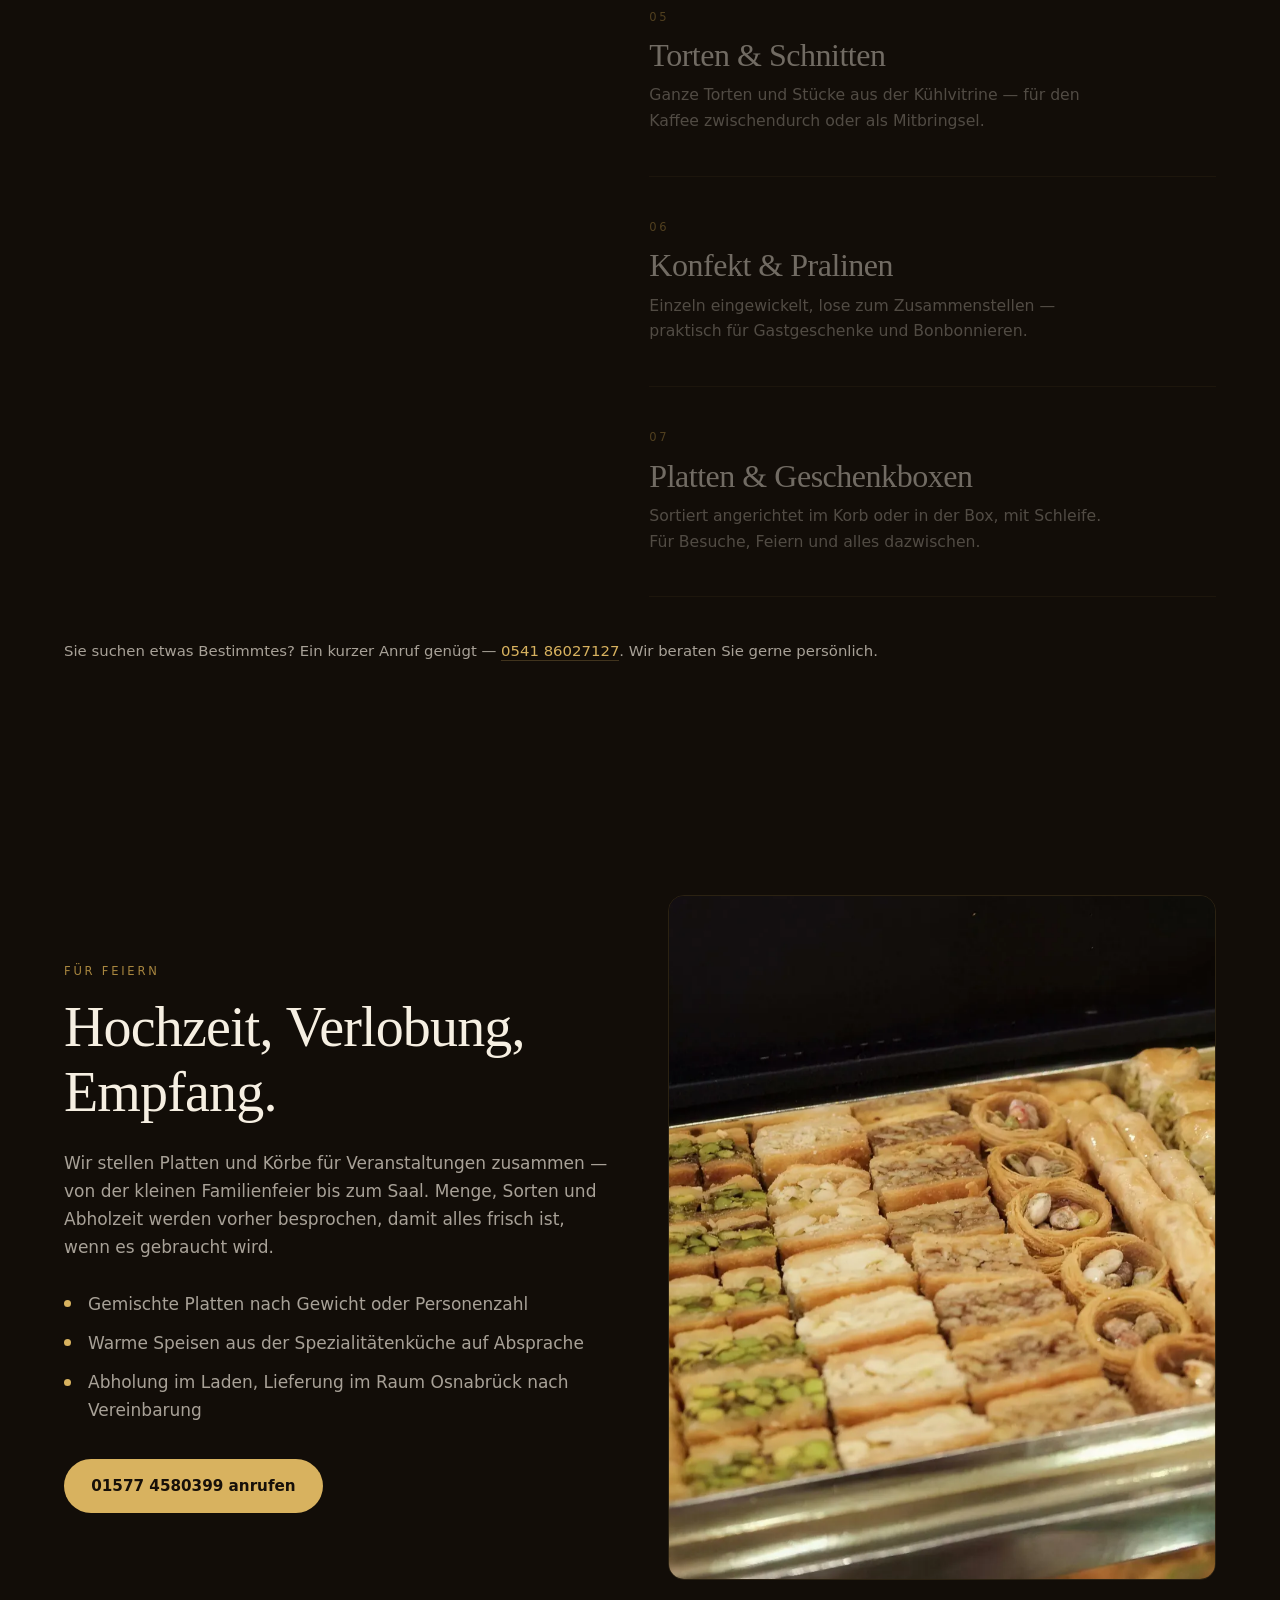
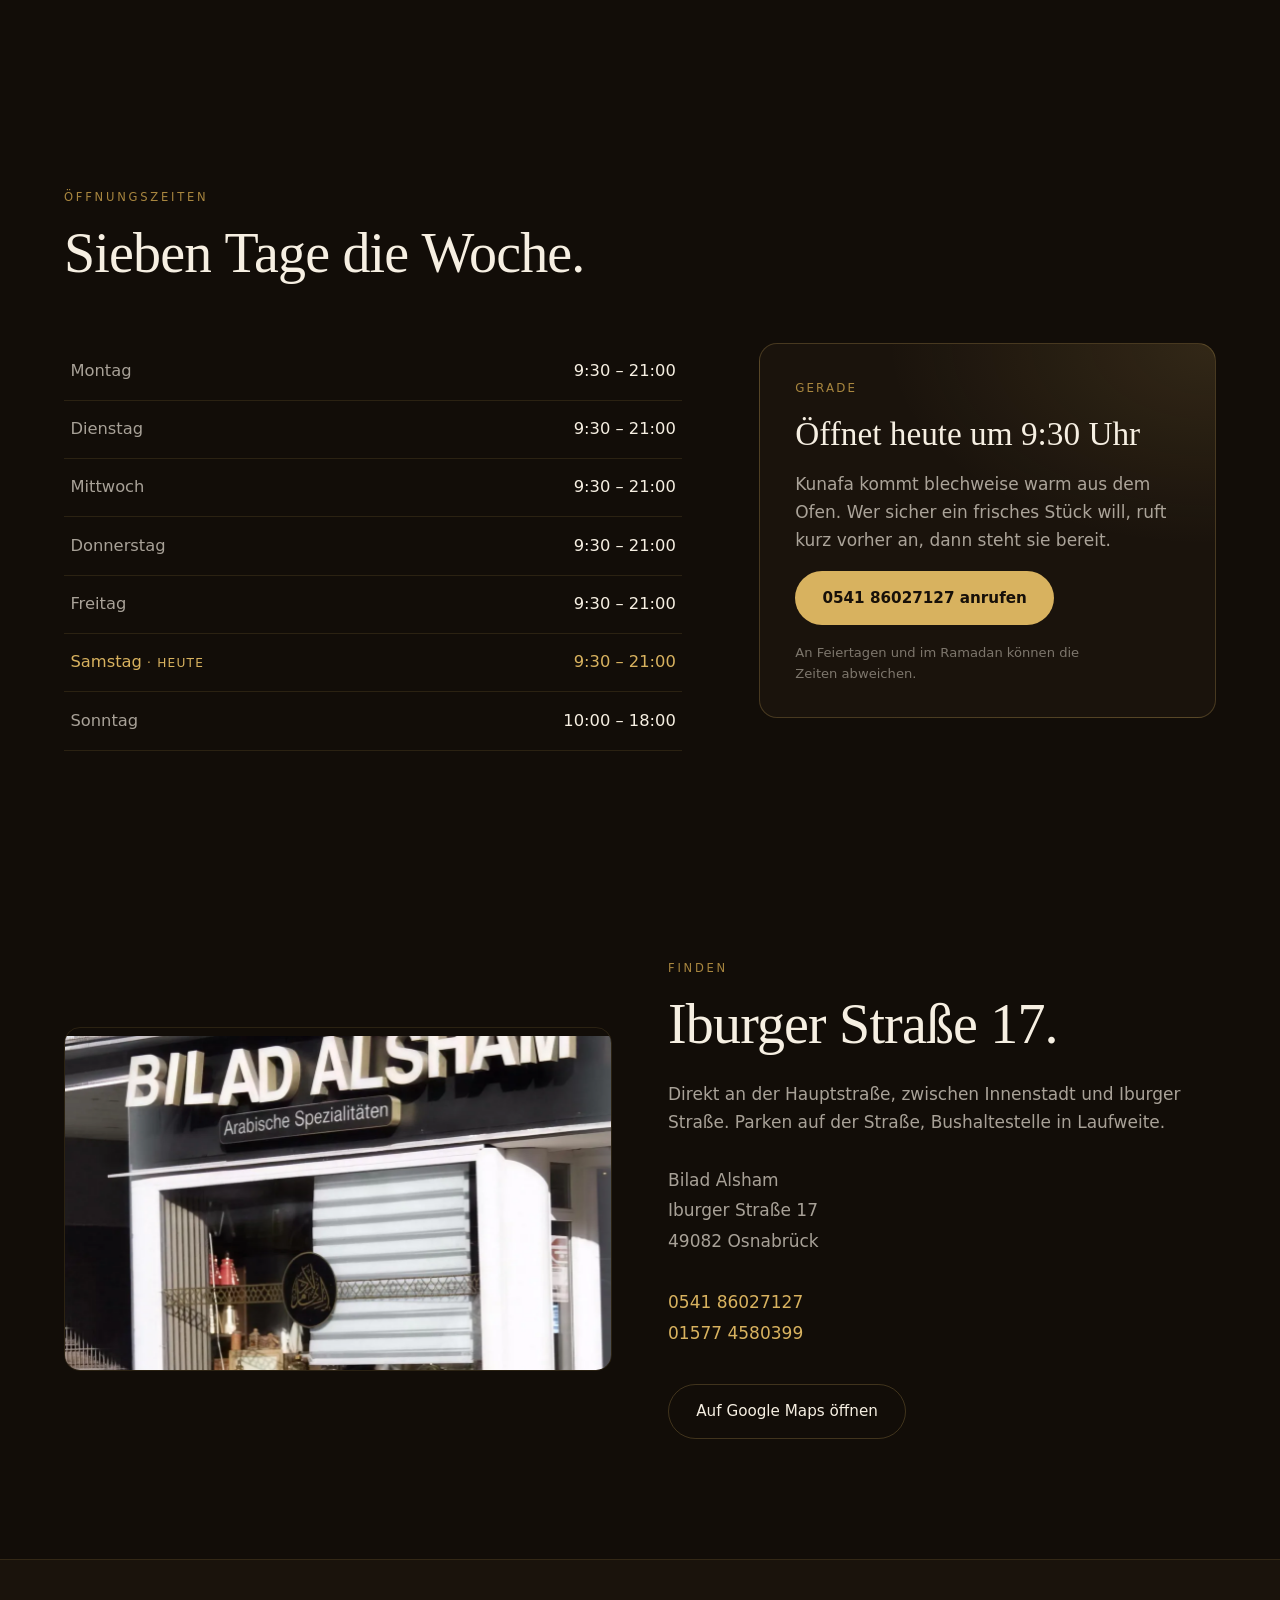
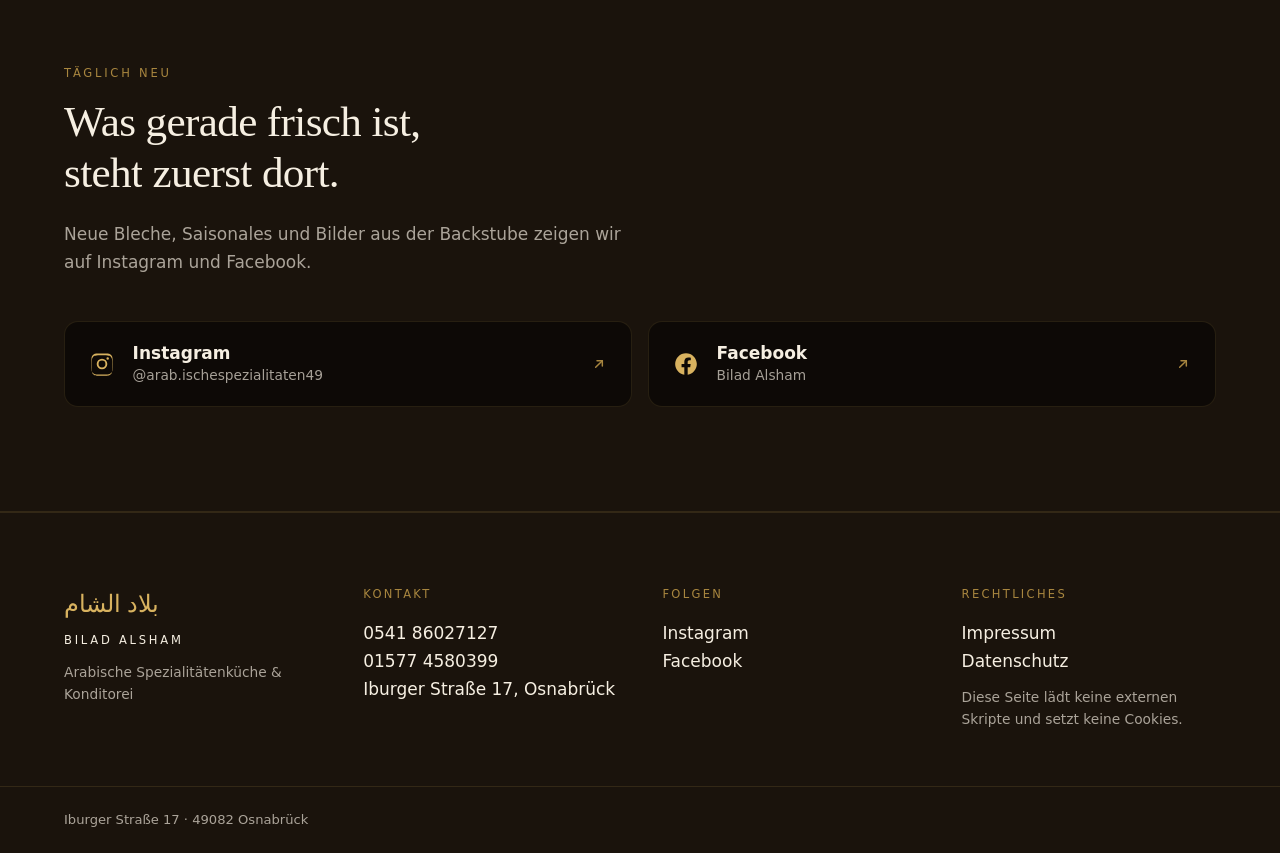
<file: bilad-alsham/index.html>
<!doctype html>
<html lang="de">
<head>
<meta charset="utf-8" />
<meta name="viewport" content="width=device-width, initial-scale=1" />
<title>Bilad Alsham Osnabrück — Arabische Süßwaren, Kanafeh &amp; Baklava</title>
<meta name="description" content="Arabische Konditorei in Osnabrück: frische Kanafeh, Baklava und Sahne-Spezialitäten, dazu Catering für Feiern. Iburger Straße 17, Mo–Sa 9:30–21:00 Uhr." />
<link rel="canonical" href="https://madissna09-arch.github.io/testseiten-/bilad-alsham/" />

<meta property="og:type" content="business.business" />
<meta property="og:site_name" content="Bilad Alsham" />
<meta property="og:url" content="https://madissna09-arch.github.io/testseiten-/bilad-alsham/" />
<meta property="og:title" content="Bilad Alsham Osnabrück — Arabische Süßwaren, Kanafeh &amp; Baklava" />
<meta property="og:description" content="Ein Stück Levante in Osnabrück. Frisch gebacken an der Iburger Straße 17." />
<meta property="og:image" content="https://madissna09-arch.github.io/testseiten-/bilad-alsham/assets/hero.jpg" />
<meta property="og:locale" content="de_DE" />
<meta name="twitter:card" content="summary_large_image" />
<meta name="theme-color" content="#120d08" />
<!-- Muster, kein Auftritt des Betriebs. Vor echtem Livegang entfernen. -->
<meta name="robots" content="noindex, nofollow" />
<link rel="manifest" href="manifest.webmanifest" />
<link rel="icon" href="assets/icon-192.png" sizes="192x192" />
<link rel="apple-touch-icon" href="assets/icon-192.png" />
<meta name="apple-mobile-web-app-title" content="Bilad Alsham" />

<link rel="stylesheet" href="style.css?v=651ced76" />
</head>
<body>

<a class="skip" href="#inhalt">Zum Inhalt springen</a>

<div class="grain" aria-hidden="true"></div>
<div class="glow" id="glow" aria-hidden="true"></div>
<div class="cursor" id="cursor" aria-hidden="true"></div>

<header class="nav" id="nav">
  <a class="nav__mark" href="#top">
    <span class="nav__ar">بلاد الشام</span>
    <span class="nav__de">Bilad Alsham</span>
  </a>
  <nav class="nav__links" aria-label="Hauptnavigation">
    <a href="#levante">Über uns</a>
    <a href="#sortiment">Sortiment</a>
    <a href="#catering">Catering</a>
    <a href="#finden">Finden</a>
  </nav>
  <div class="nav__right">
    <a class="nav__tel" href="tel:+4954186027127">
      <span aria-hidden="true" class="nav__tel-ico"></span><span class="nav__tel-txt">0541 86027127</span>
    </a>
  </div>
</header>

<!-- ── HERO ─────────────────────────────────────────────── -->
<section class="hero" id="top">
  <div class="hero__media" id="heroMedia">
    <video id="heroVideo" autoplay muted loop playsinline poster="assets/hero.jpg?v=fe96aed8"
           aria-label="Ladenfront, Zubereitung und Innenraum von Bilad Alsham">
      <source src="assets/hero.webm?v=370aa5b7" type="video/webm" />
      <source src="assets/hero.mp4?v=6e143768" type="video/mp4" />
    </video>
    <div class="hero__scrim"></div>
    <div class="hero__vignette"></div>
  </div>

  <div class="hero__inner" id="inhalt">
    <div class="coin" id="coin" data-reveal>
      <div class="coin__inner" id="coinInner">
        <img src="assets/logo-coin.webp" width="384" height="384" decoding="async"
             alt="Logo von Bilad Alsham, arabische Spezialitäten, Iburger Straße 17 Osnabrück" />
        <span class="coin__gloss" aria-hidden="true"></span>
      </div>
    </div>
    <h1 class="hero__h1">
      <span class="hero__name" data-reveal>Bilad Alsham</span>
      <span class="hero__ar" data-reveal>مطبخ وحلويات بلاد الشام</span>
      <span class="hero__tag shimmer" data-reveal>Ein Stück Levante in Osnabrück</span>
    </h1>
    <p class="hero__sub" data-reveal>
      Arabische Spezialitätenküche und orientalische Konditorei
      an der Iburger Straße 17.
    </p>
    <div class="hero__actions" data-reveal>
      <a class="btn btn--gold" href="tel:+4954186027127">Anrufen</a>
      <a class="btn btn--ghost" href="#sortiment">Sortiment ansehen</a>
    </div>
  </div>

  <div class="hero__hint" aria-hidden="true"><span></span></div>
</section>

<!-- ── SOFORT-INFO ──────────────────────────────────────── -->
<section class="quick" aria-label="Auf einen Blick">
  <div class="quick__item">
    <span class="quick__label">Jetzt</span>
    <strong id="statusNow" class="quick__value">Öffnungszeiten unten</strong>
  </div>
  <div class="quick__item">
    <span class="quick__label">Adresse</span>
    <a class="quick__value" href="https://www.google.com/maps/search/?api=1&amp;query=Bilad+Al+Sham+Iburger+Stra%C3%9Fe+17+49082+Osnabr%C3%BCck"
       target="_blank" rel="noopener">Iburger Straße 17, 49082 Osnabrück</a>
  </div>
  <div class="quick__item">
    <span class="quick__label">Telefon</span>
    <a class="quick__value" href="tel:+4954186027127">0541 86027127</a>
  </div>
  <div class="quick__item">
    <span class="quick__label">Mobil</span>
    <a class="quick__value" href="tel:+4915774580399">01577 4580399</a>
  </div>
</section>

<!-- ── LEVANTE ──────────────────────────────────────────── -->
<section class="levante" id="levante">
  <div class="levante__inner">
    <p class="levante__salam" data-reveal>أهلاً وسهلاً</p>
    <h2 class="levante__title" data-split>Süßes aus Damaskus und Aleppo.</h2>
    <div class="levante__body">
      <p data-reveal>
        Bilad Alsham — „die Länder der Levante" — steht für die große
        Süßwarentradition von Damaskus und Aleppo.
      </p>
      <p data-reveal>
        In unserem Geschäft an der Iburger Straße finden Sie täglich frische
        arabische Süßigkeiten und Gebäck: knusprige Baklava mit Pistazien,
        warme Kunafa, zartes Maamoul und vieles mehr — hergestellt nach
        überlieferten Familienrezepten mit besten Zutaten.
      </p>
      <p data-reveal>
        Ob eine kleine Süßigkeit zum Kaffee, eine große Platte für Ihre Feier
        oder eine edle Geschenkbox — wir beraten Sie gerne persönlich.
      </p>
    </div>
  </div>
  <div class="levante__rule" aria-hidden="true"></div>
</section>

<!-- ── LAUFSCHRIFT ──────────────────────────────────────── -->
<div class="marquee" aria-hidden="true">
  <div class="marquee__track">
    <span>كنافة</span><i></i><span>Baklava</span><i></i><span>بقلاوة</span><i></i><span>Kanafeh</span><i></i>
    <span>Pistazie</span><i></i><span>فستق حلبي</span><i></i><span>Maamoul</span><i></i><span>معمول</span><i></i>
    <span>كنافة</span><i></i><span>Baklava</span><i></i><span>بقلاوة</span><i></i><span>Kanafeh</span><i></i>
    <span>Pistazie</span><i></i><span>فستق حلبي</span><i></i><span>Maamoul</span><i></i><span>معمول</span><i></i>
  </div>
</div>

<!-- ── SORTIMENT ────────────────────────────────────────── -->
<section class="sortiment" id="sortiment">
  <div class="sortiment__head">
    <p class="kicker" data-reveal>Sortiment</p>
    <h2 class="sec__title" data-split>Was Sie bei uns finden</h2>
    <p class="sec__lead" data-reveal>
      Ein Überblick über das, was in Theke und Regal steht. Das genaue Angebot
      wechselt mit dem Tag und der Saison.
    </p>
  </div>

  <div class="sortiment__body">
    <!-- Links: bleibt stehen, Bild wechselt mit dem Eintrag -->
    <div class="stage" aria-hidden="true">
      <div class="stage__frame">
        <img class="stage__img is-active" data-stage="0" src="assets/sortiment-baklava.webp" width="1000" height="1250" loading="lazy" decoding="async" alt="" />
        <img class="stage__img" data-stage="1" src="assets/sortiment-kanafeh.webp" width="1000" height="1250" loading="lazy" decoding="async" alt="" />
        <img class="stage__img" data-stage="2" src="assets/sortiment-nester.webp" width="1000" height="1250" loading="lazy" decoding="async" alt="" />
        <img class="stage__img" data-stage="3" src="assets/sortiment-maamoul.webp" width="1000" height="1250" loading="lazy" decoding="async" alt="" />
        <img class="stage__img" data-stage="4" src="assets/sortiment-torten.webp" width="1000" height="1250" loading="lazy" decoding="async" alt="" />
        <img class="stage__img" data-stage="5" src="assets/sortiment-konfekt.webp" width="1000" height="1250" loading="lazy" decoding="async" alt="" />
        <img class="stage__img" data-stage="6" src="assets/catering.webp" width="1000" height="1250" loading="lazy" decoding="async" alt="" />
        <span class="stage__sheen" aria-hidden="true"></span>
      </div>
    </div>

    <!-- Rechts: die Liste, ein Eintrag pro Warengruppe -->
    <ol class="entries">
      <li class="entry" data-entry="0">
        <img class="entry__thumb" src="assets/sortiment-baklava.webp" width="1000" height="1250" loading="lazy" decoding="async"
             alt="Blech mit Baklava-Stücken, dicht belegt mit Pistazien und Cashewkernen, mit Zuckersirup glasiert" />
        <div class="entry__text">
          <span class="entry__no">01</span>
          <h3>Baklava &amp; Blätterteig</h3>
          <p>Hauchdünner Schichtteig, Butter und Sirup, mit Pistazie, Cashew oder Walnuss. Nach Gewicht, gemischt oder sortenrein.</p>
        </div>
      </li>
      <li class="entry" data-entry="1">
        <img class="entry__thumb" src="assets/sortiment-kanafeh.webp" width="1000" height="1250" loading="lazy" decoding="async"
             alt="Großes Blech Kanafeh, goldbraun gebacken und mit Häufchen gehackter Pistazien belegt" />
        <div class="entry__text">
          <span class="entry__no">02</span>
          <h3>Kunafa, warm</h3>
          <p>Blechweise frisch gebacken, mit Käse oder Sahne. Kurz vorher anrufen, dann steht sie warm bereit.</p>
        </div>
      </li>
      <li class="entry" data-entry="2">
        <img class="entry__thumb" src="assets/sortiment-nester.webp" width="1000" height="1250" loading="lazy" decoding="async"
             alt="Reihen von Nestern aus Kadayif-Teig, gefüllt mit frischer Sahne und mit gehackten Pistazien bestreut" />
        <div class="entry__text">
          <span class="entry__no">03</span>
          <h3>Sahne &amp; Pistazie</h3>
          <p>Frische Sahne im Kadayif-Nest, großzügig mit Pistazie bestreut. Wird am selben Tag gemacht und am selben Tag verkauft.</p>
        </div>
      </li>
      <li class="entry" data-entry="3">
        <img class="entry__thumb" src="assets/sortiment-maamoul.webp" width="1000" height="1250" loading="lazy" decoding="async"
             alt="Bleche mit frisch gebackenem Maamoul, jedes Stück mit dem typischen Muster aus der Holzform" />
        <div class="entry__text">
          <span class="entry__no">04</span>
          <h3>Maamoul &amp; Gebäck</h3>
          <p>Mürbes Grießgebäck mit Dattel-, Pistazien- oder Walnussfüllung, von Hand in die Form gedrückt.</p>
        </div>
      </li>
      <li class="entry" data-entry="4">
        <img class="entry__thumb" src="assets/sortiment-torten.webp" width="1000" height="1250" loading="lazy" decoding="async"
             alt="Kühlvitrine mit Schokoladentorten, Sahneschnitten und Törtchen" />
        <div class="entry__text">
          <span class="entry__no">05</span>
          <h3>Torten &amp; Schnitten</h3>
          <p>Ganze Torten und Stücke aus der Kühlvitrine — für den Kaffee zwischendurch oder als Mitbringsel.</p>
        </div>
      </li>
      <li class="entry" data-entry="5">
        <img class="entry__thumb" src="assets/sortiment-konfekt.webp" width="1000" height="1250" loading="lazy" decoding="async"
             alt="Kisten mit einzeln eingewickelten Pralinen und Konfekt in Grün, Rot und Weiß" />
        <div class="entry__text">
          <span class="entry__no">06</span>
          <h3>Konfekt &amp; Pralinen</h3>
          <p>Einzeln eingewickelt, lose zum Zusammenstellen — praktisch für Gastgeschenke und Bonbonnieren.</p>
        </div>
      </li>
      <li class="entry" data-entry="6">
        <img class="entry__thumb" src="assets/catering.webp" width="1000" height="1250" loading="lazy" decoding="async"
             alt="Geflochtene Körbe mit sortiert angerichteten Süßwaren auf einem gestreiften Tuch, mit Holzanhänger von Bilad Alsham" />
        <div class="entry__text">
          <span class="entry__no">07</span>
          <h3>Platten &amp; Geschenkboxen</h3>
          <p>Sortiert angerichtet im Korb oder in der Box, mit Schleife. Für Besuche, Feiern und alles dazwischen.</p>
        </div>
      </li>
    </ol>
  </div>

  <p class="note" data-reveal>
    Sie suchen etwas Bestimmtes? Ein kurzer Anruf genügt —
    <a href="tel:+4954186027127">0541 86027127</a>. Wir beraten Sie gerne persönlich.
  </p>
</section>

<!-- ── CATERING ─────────────────────────────────────────── -->
<section class="sec sec--split" id="catering">
  <div class="split__text">
    <p class="kicker" data-reveal>Für Feiern</p>
    <h2 class="sec__title" data-split>Hochzeit, Verlobung, Empfang.</h2>
    <p class="sec__lead" data-reveal>
      Wir stellen Platten und Körbe für Veranstaltungen zusammen — von der
      kleinen Familienfeier bis zum Saal. Menge, Sorten und Abholzeit werden
      vorher besprochen, damit alles frisch ist, wenn es gebraucht wird.
    </p>
    <ul class="ticks" data-reveal>
      <li>Gemischte Platten nach Gewicht oder Personenzahl</li>
      <li>Warme Speisen aus der Spezialitätenküche auf Absprache</li>
      <li>Abholung im Laden, Lieferung im Raum Osnabrück nach Vereinbarung</li>
    </ul>
    <div class="split__actions" data-reveal>
      <a class="btn btn--gold" href="tel:+4915774580399">01577 4580399 anrufen</a>
    </div>
  </div>
  <div class="split__media" data-parallax data-reveal>
    <img src="assets/sortiment-theke.webp" width="1000" height="1250" loading="lazy" decoding="async"
         alt="Theke mit Blechen voller gemischter Baklava unter dem Schild Arabische Süßigkeiten" />
  </div>
</section>

<!-- ── ÖFFNUNGSZEITEN ───────────────────────────────────── -->
<section class="sec sec--tight" id="zeiten">
  <div class="sec__head">
    <p class="kicker" data-reveal>Öffnungszeiten</p>
    <h2 class="sec__title" data-split>Sieben Tage die Woche.</h2>
  </div>
  <div class="zeiten">
    <table class="hours" id="hours" data-reveal>
      <caption class="visually-hidden">Öffnungszeiten von Bilad Alsham</caption>
      <tbody>
        <tr data-day="1"><th scope="row">Montag</th><td>9:30 – 21:00</td></tr>
        <tr data-day="2"><th scope="row">Dienstag</th><td>9:30 – 21:00</td></tr>
        <tr data-day="3"><th scope="row">Mittwoch</th><td>9:30 – 21:00</td></tr>
        <tr data-day="4"><th scope="row">Donnerstag</th><td>9:30 – 21:00</td></tr>
        <tr data-day="5"><th scope="row">Freitag</th><td>9:30 – 21:00</td></tr>
        <tr data-day="6"><th scope="row">Samstag</th><td>9:30 – 21:00</td></tr>
        <tr data-day="0"><th scope="row">Sonntag</th><td>10:00 – 18:00</td></tr>
      </tbody>
    </table>
    <aside class="zeiten__card" data-reveal>
      <span class="zeiten__label">Gerade</span>
      <strong class="zeiten__now" id="statusCard">Öffnungszeiten nebenan</strong>
      <p>
        Kunafa kommt blechweise warm aus dem Ofen. Wer sicher ein frisches
        Stück will, ruft kurz vorher an, dann steht sie bereit.
      </p>
      <a class="btn btn--gold" href="tel:+4954186027127">0541 86027127 anrufen</a>
      <p class="zeiten__small">An Feiertagen und im Ramadan können die Zeiten abweichen.</p>
    </aside>
  </div>
</section>

<!-- ── FINDEN ───────────────────────────────────────────── -->
<section class="sec sec--split sec--reverse" id="finden">
  <div class="split__text">
    <p class="kicker" data-reveal>Finden</p>
    <h2 class="sec__title" data-split>Iburger Straße 17.</h2>
    <p class="sec__lead" data-reveal>
      Direkt an der Hauptstraße, zwischen Innenstadt und Iburger Straße.
      Parken auf der Straße, Bushaltestelle in Laufweite.
    </p>
    <address class="addr" data-reveal>
      Bilad Alsham<br />
      Iburger Straße 17<br />
      49082 Osnabrück<br /><br />
      <a href="tel:+4954186027127">0541 86027127</a><br />
      <a href="tel:+4915774580399">01577 4580399</a>
    </address>
    <div class="split__actions" data-reveal>
      <a class="btn btn--ghost" href="https://www.google.com/maps/search/?api=1&amp;query=Bilad+Al+Sham+Iburger+Stra%C3%9Fe+17+49082+Osnabr%C3%BCck"
         target="_blank" rel="noopener">Auf Google Maps öffnen</a>
    </div>
  </div>
  <div class="split__media" data-parallax data-reveal>
    <img src="assets/laden.webp" width="1200" height="750" loading="lazy" decoding="async"
         alt="Ladenfront von Bilad Alsham mit dem Schriftzug Arabische Spezialitäten an der Iburger Straße 17" />
  </div>
</section>

<!-- ── SOCIAL ───────────────────────────────────────────── -->
<section class="social" id="social">
  <p class="kicker" data-reveal>Täglich neu</p>
  <h2 class="social__title" data-split>Was gerade frisch ist, steht zuerst dort.</h2>
  <p class="social__lead" data-reveal>
    Neue Bleche, Saisonales und Bilder aus der Backstube zeigen wir auf
    Instagram und Facebook.
  </p>
  <div class="social__links" data-reveal>
    <a class="soc" href="https://www.instagram.com/arab.ischespezialitaten49/" target="_blank" rel="noopener">
      <span class="soc__ico soc__ico--ig" aria-hidden="true"></span>
      <span class="soc__body">
        <strong>Instagram</strong>
        <span>@arab.ischespezialitaten49</span>
      </span>
      <span class="soc__arrow" aria-hidden="true"></span>
    </a>
    <a class="soc" href="https://www.facebook.com/p/Bilad-Alsham-61579977413355/" target="_blank" rel="noopener">
      <span class="soc__ico soc__ico--fb" aria-hidden="true"></span>
      <span class="soc__body">
        <strong>Facebook</strong>
        <span>Bilad Alsham</span>
      </span>
      <span class="soc__arrow" aria-hidden="true"></span>
    </a>
  </div>
</section>

<!-- ── FOOTER ───────────────────────────────────────────── -->
<footer class="foot" id="kontakt">
  <div class="foot__grid">
    <div>
      <p class="foot__ar">بلاد الشام</p>
      <p class="foot__name">Bilad Alsham</p>
      <p class="foot__small">Arabische Spezialitätenküche &amp; Konditorei</p>
    </div>
    <div>
      <p class="foot__h">Kontakt</p>
      <p><a href="tel:+4954186027127">0541 86027127</a></p>
      <p><a href="tel:+4915774580399">01577 4580399</a></p>
      <p><a href="https://www.google.com/maps/search/?api=1&amp;query=Bilad+Al+Sham+Iburger+Stra%C3%9Fe+17+49082+Osnabr%C3%BCck" target="_blank" rel="noopener">Iburger Straße 17, Osnabrück</a></p>
    </div>
    <div>
      <p class="foot__h">Folgen</p>
      <p><a href="https://www.instagram.com/arab.ischespezialitaten49/" target="_blank" rel="noopener">Instagram</a></p>
      <p><a href="https://www.facebook.com/p/Bilad-Alsham-61579977413355/" target="_blank" rel="noopener">Facebook</a></p>
    </div>
    <div>
      <p class="foot__h">Rechtliches</p>
      <p><a href="impressum.html">Impressum</a></p>
      <p><a href="datenschutz.html">Datenschutz</a></p>
      <p class="foot__small">Diese Seite lädt keine externen Skripte und setzt keine Cookies.</p>
    </div>
  </div>
  <p class="foot__bar">Iburger Straße 17 · 49082 Osnabrück</p>
</footer>

<!-- Nur am Handy: Daumenleiste am unteren Rand -->
<nav class="actionbar" id="actionbar" aria-label="Schnellzugriff">
  <a class="actionbar__item" href="https://www.google.com/maps/search/?api=1&amp;query=Bilad+Al+Sham+Iburger+Stra%C3%9Fe+17+49082+Osnabr%C3%BCck" target="_blank" rel="noopener">
    <span class="actionbar__ico actionbar__ico--pin" aria-hidden="true"></span>
    <span>Karte</span>
  </a>
  <a class="actionbar__item actionbar__item--main" href="tel:+4954186027127">
    <span class="actionbar__ico actionbar__ico--tel" aria-hidden="true"></span>
    <span>Anrufen</span>
  </a>
  <a class="actionbar__item" href="https://www.instagram.com/arab.ischespezialitaten49/" target="_blank" rel="noopener">
    <span class="actionbar__ico actionbar__ico--ig" aria-hidden="true"></span>
    <span>Instagram</span>
  </a>
</nav>

<script type="application/ld+json">
{
  "@context": "https://schema.org",
  "@type": "Bakery",
  "name": "Bilad Alsham",
  "alternateName": "مطبخ وحلويات بلاد الشام",
  "description": "Arabische Spezialitätenküche und orientalische Konditorei in Osnabrück. Frische Kunafa, Baklava, Maamoul und Catering für Veranstaltungen.",
  "image": "assets/hero.jpg",
  "servesCuisine": ["Arabisch", "Levantinisch", "Orientalische Konditorei"],
  "priceRange": "€",
  "address": {
    "@type": "PostalAddress",
    "streetAddress": "Iburger Straße 17",
    "postalCode": "49082",
    "addressLocality": "Osnabrück",
    "addressRegion": "Niedersachsen",
    "addressCountry": "DE"
  },
  "geo": { "@type": "GeoCoordinates", "latitude": 52.2599, "longitude": 8.0553 },
  "telephone": "+49 541 86027127",
  "sameAs": [
    "https://www.instagram.com/arab.ischespezialitaten49/",
    "https://www.facebook.com/p/Bilad-Alsham-61579977413355/"
  ],
  "openingHoursSpecification": [
    {
      "@type": "OpeningHoursSpecification",
      "dayOfWeek": ["Monday","Tuesday","Wednesday","Thursday","Friday","Saturday"],
      "opens": "09:30",
      "closes": "21:00"
    },
    {
      "@type": "OpeningHoursSpecification",
      "dayOfWeek": "Sunday",
      "opens": "10:00",
      "closes": "18:00"
    }
  ]
}
</script>

<script src="app.js?v=420ccbd1"></script>
</body>
</html>
</file>
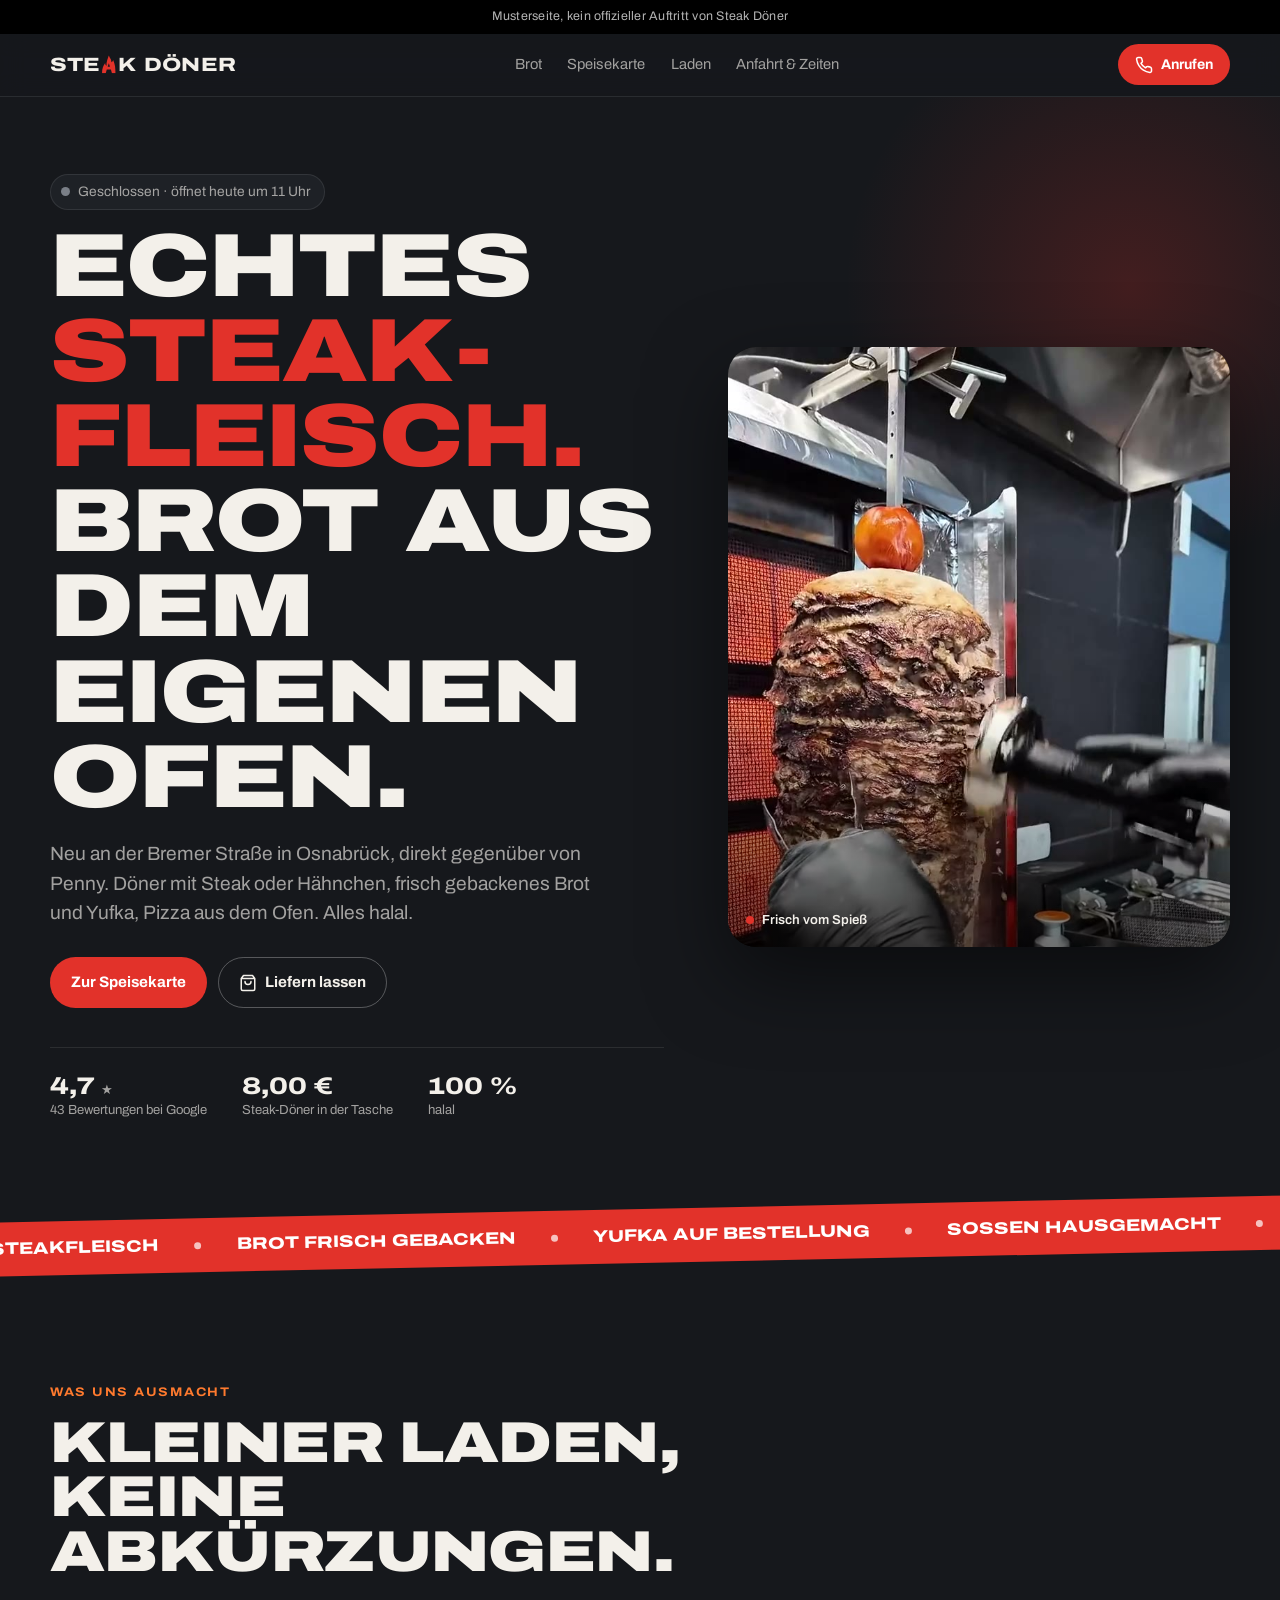
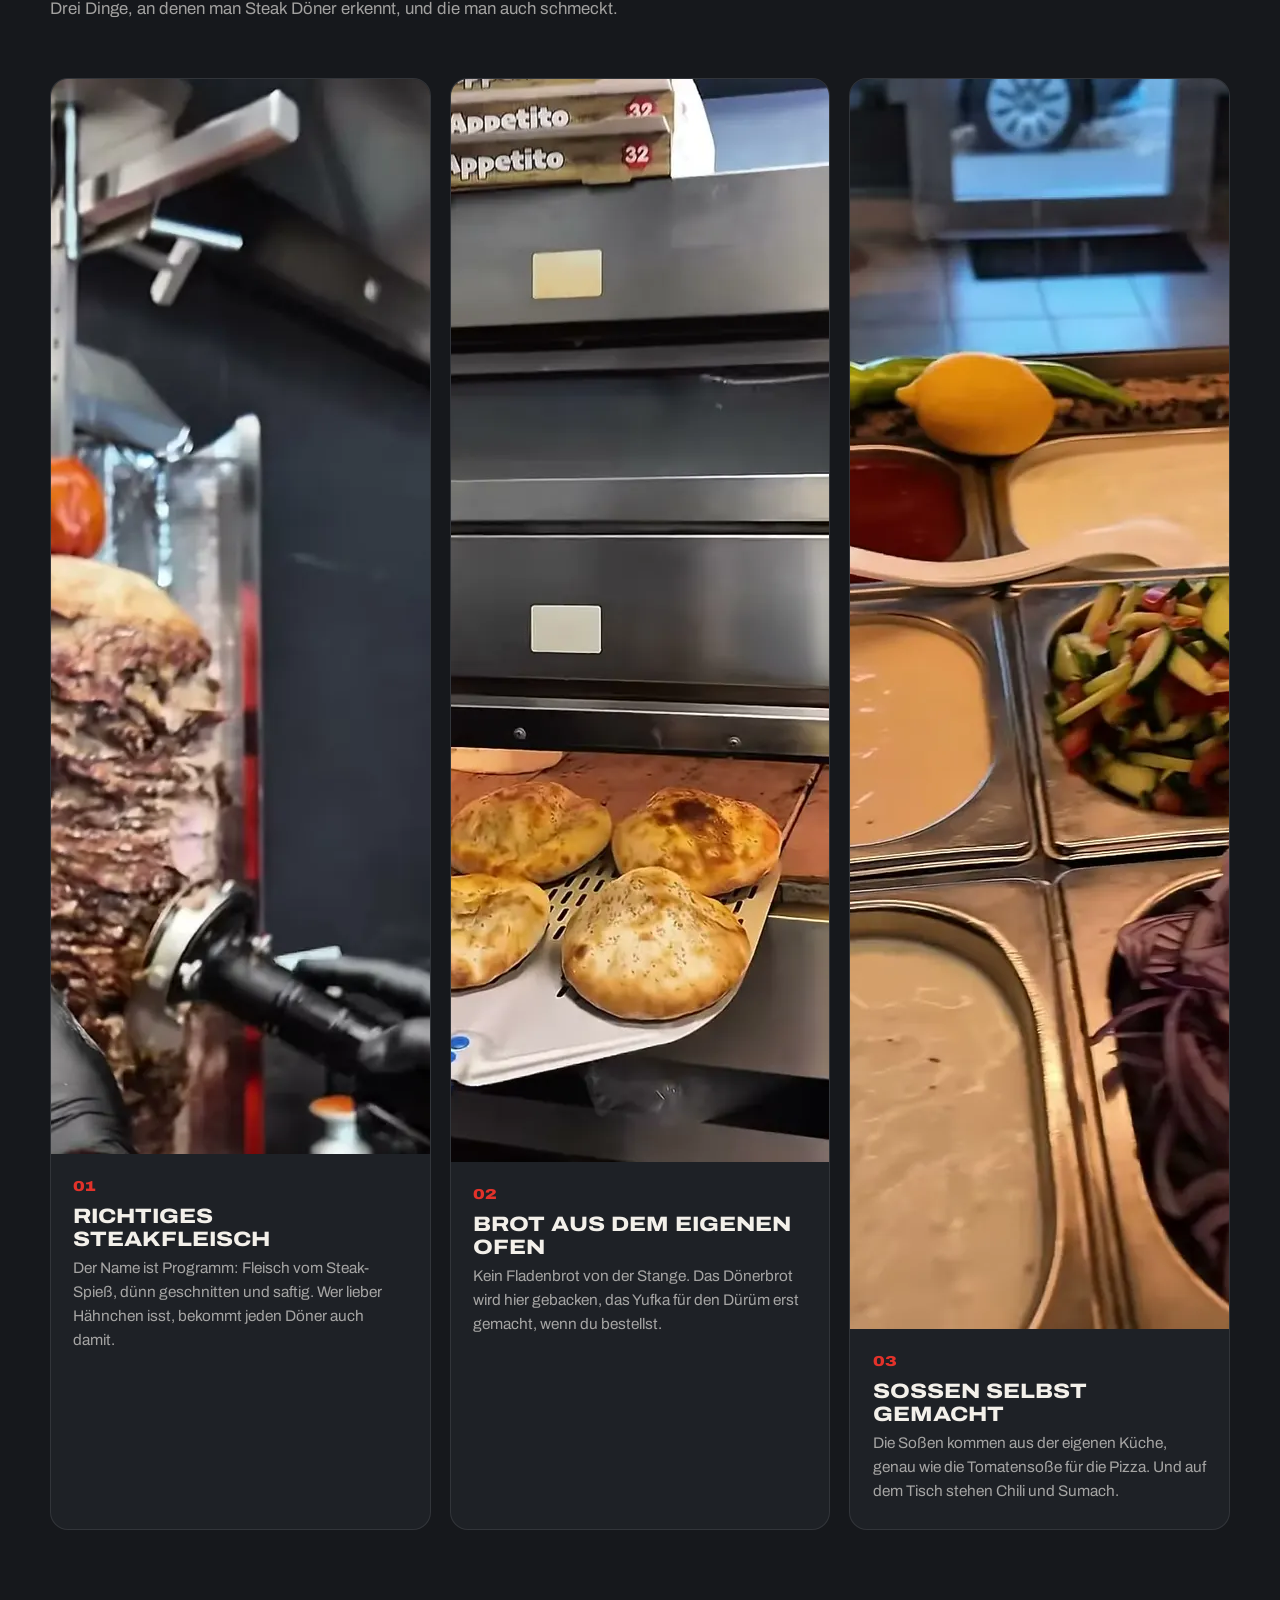
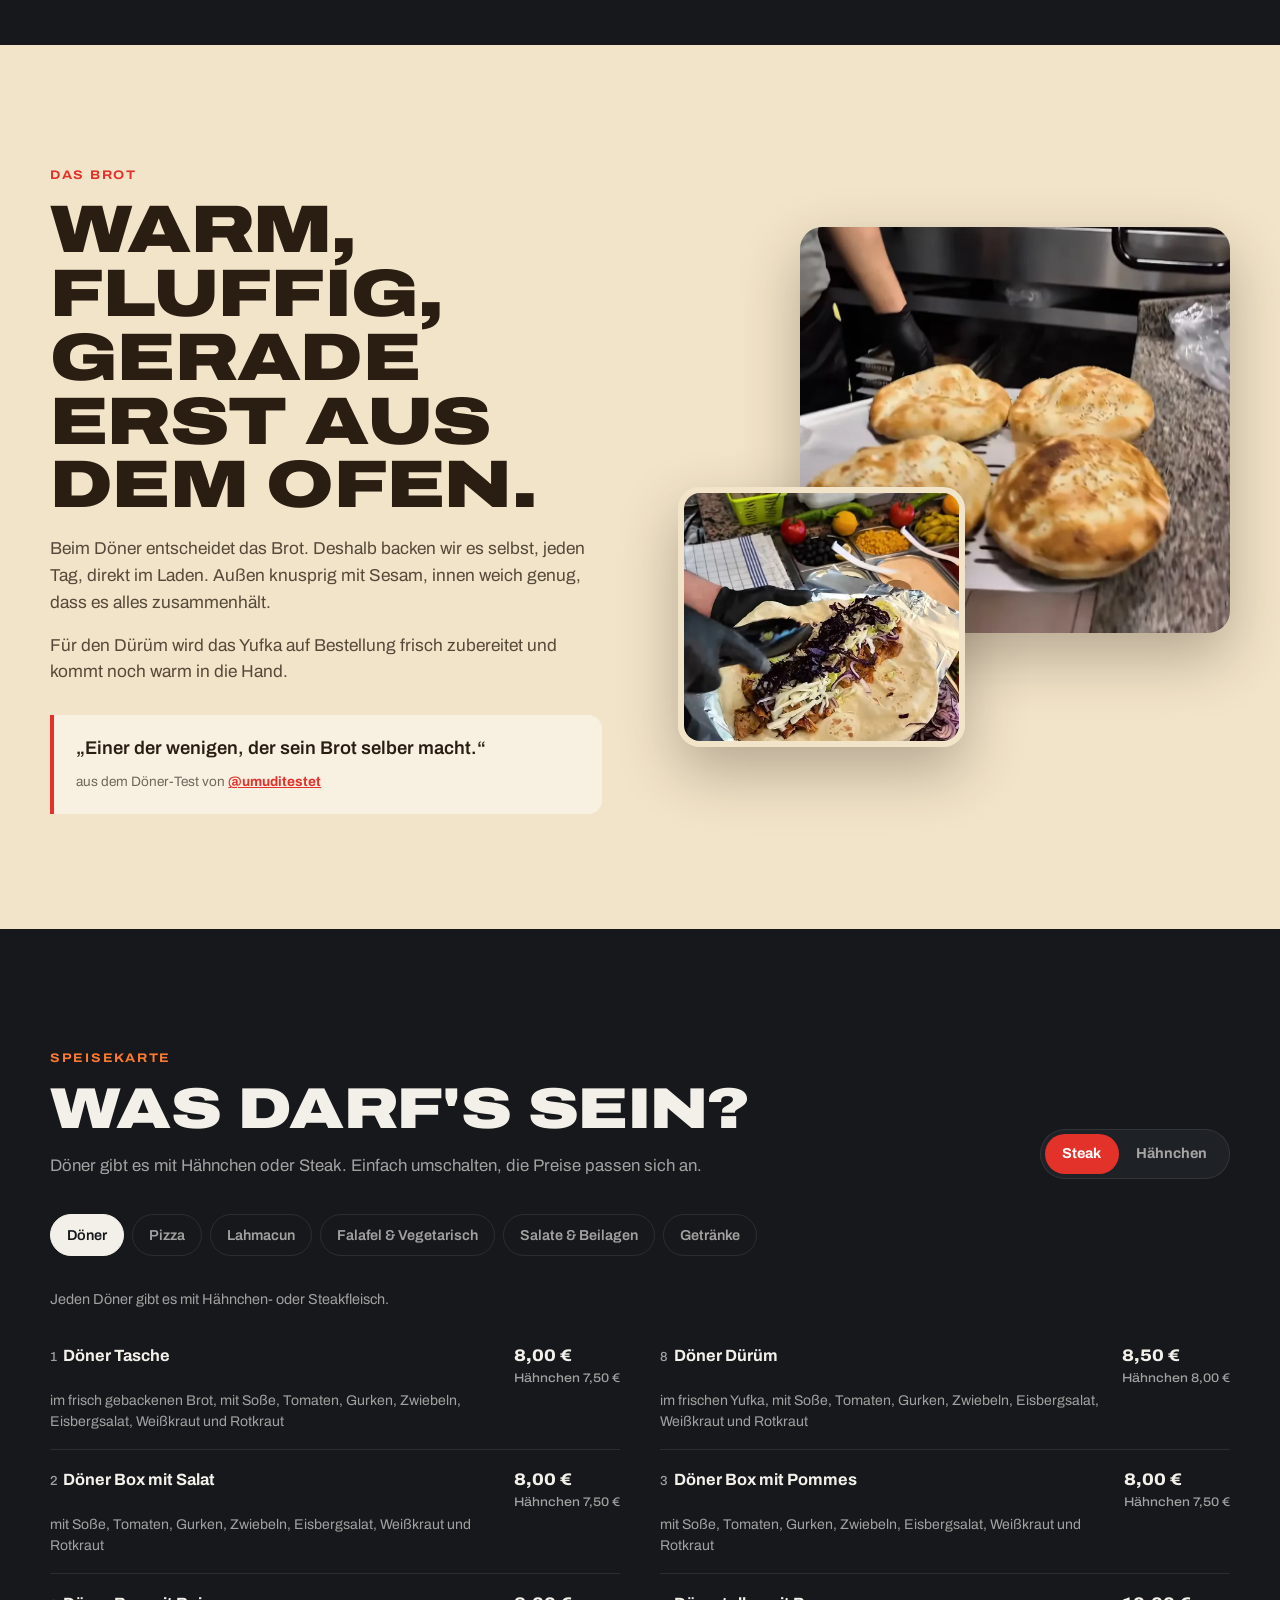
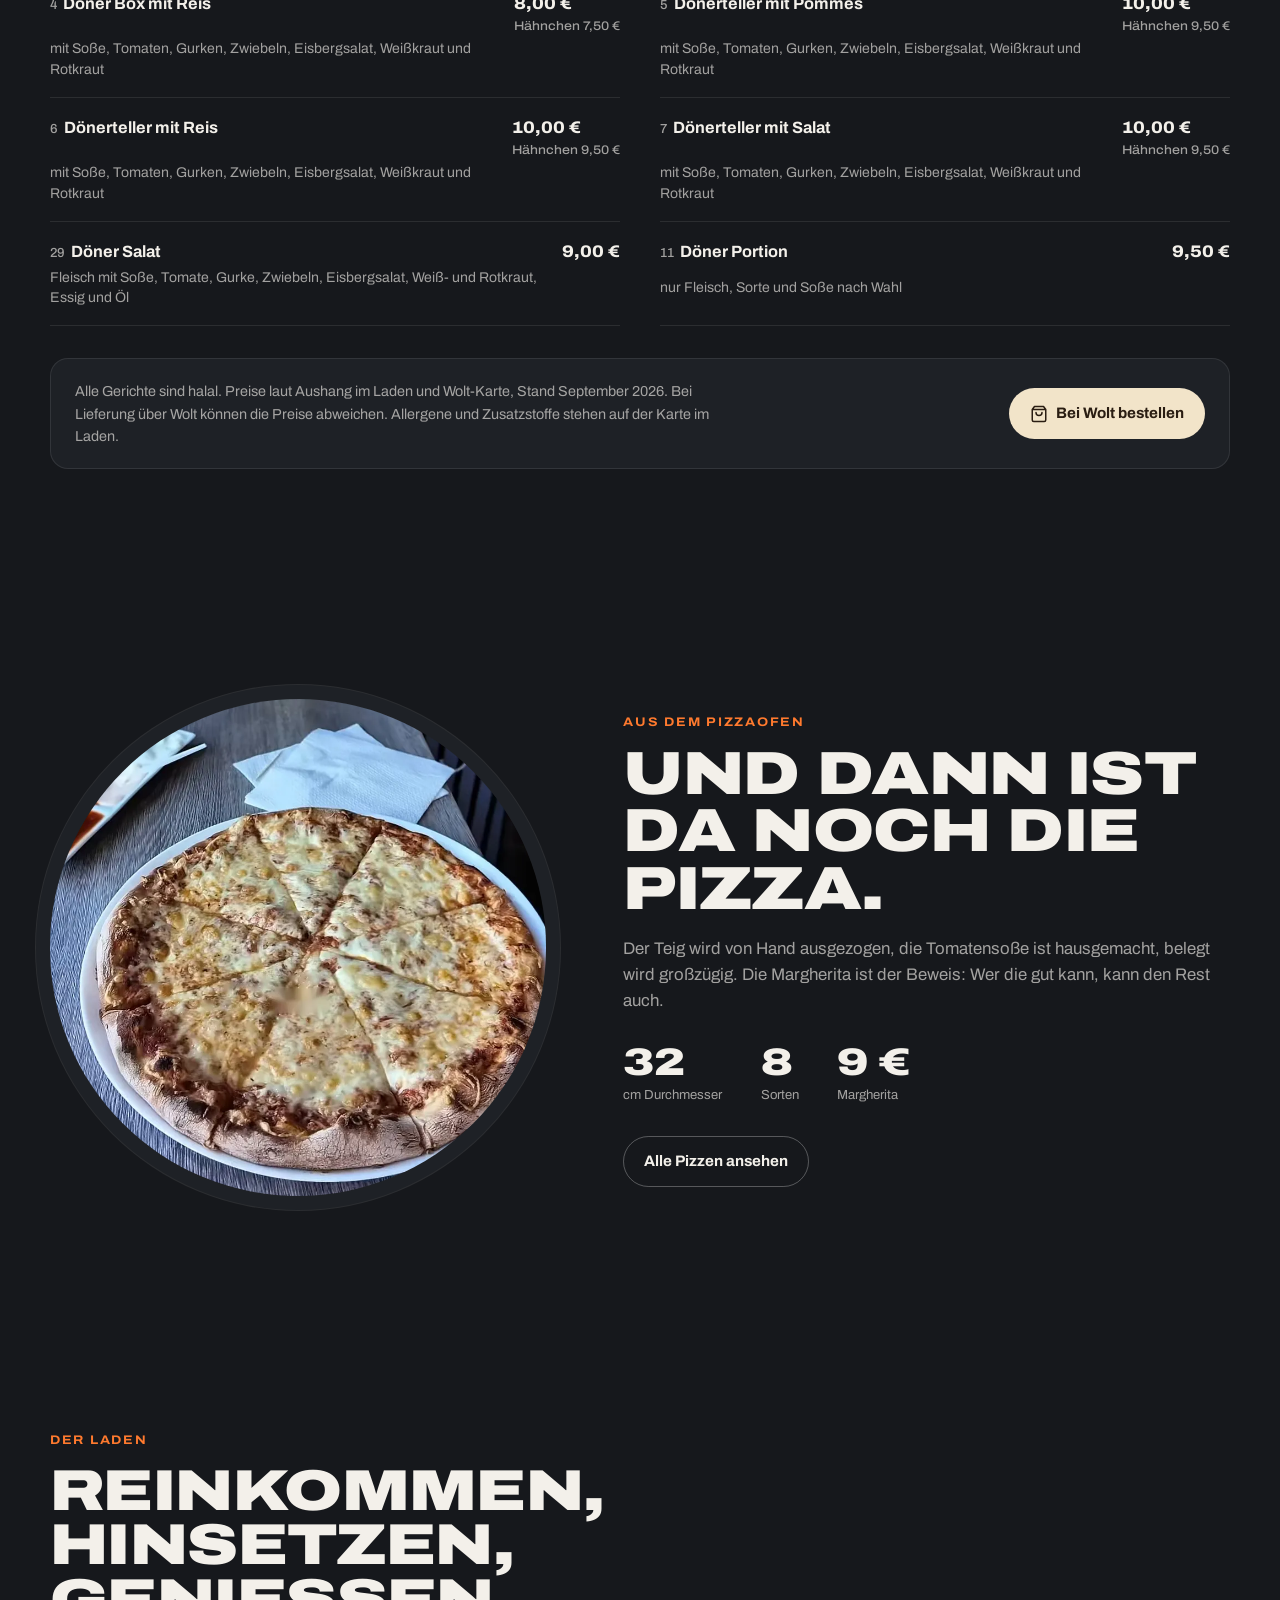
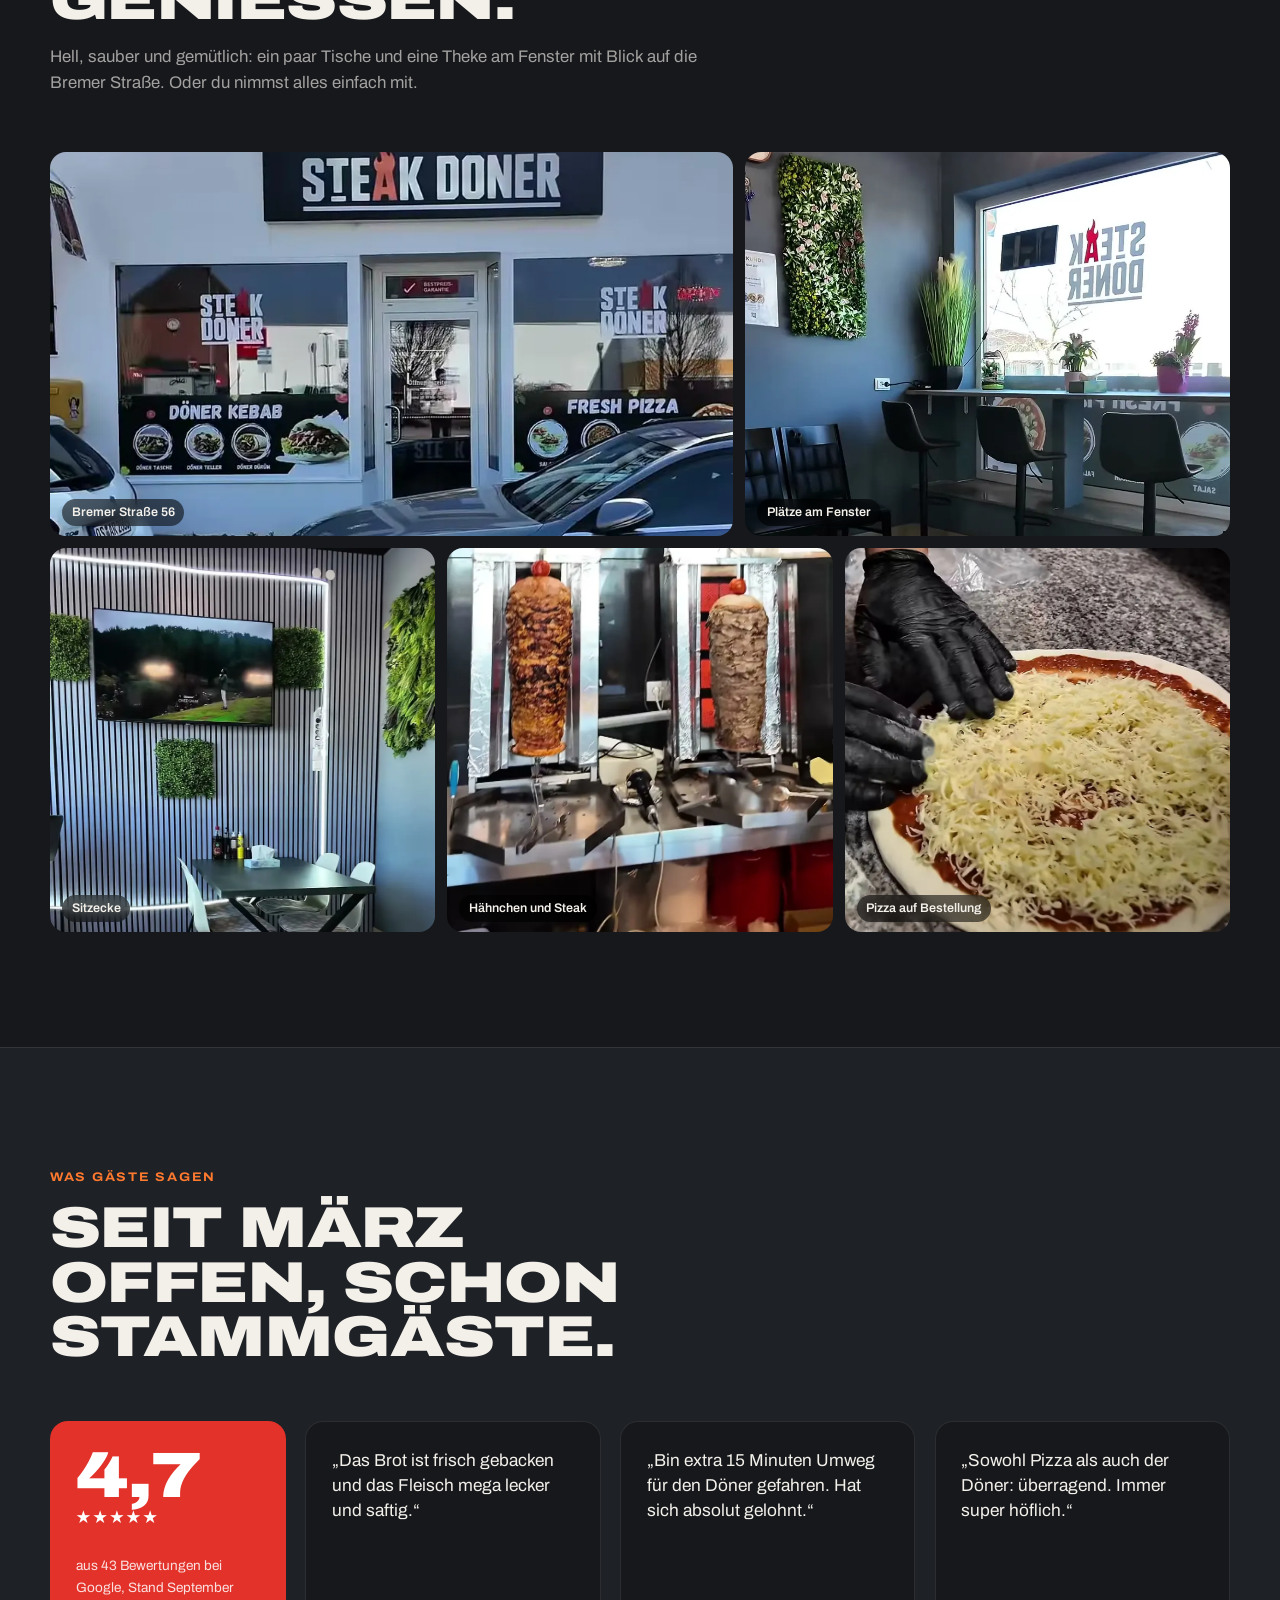
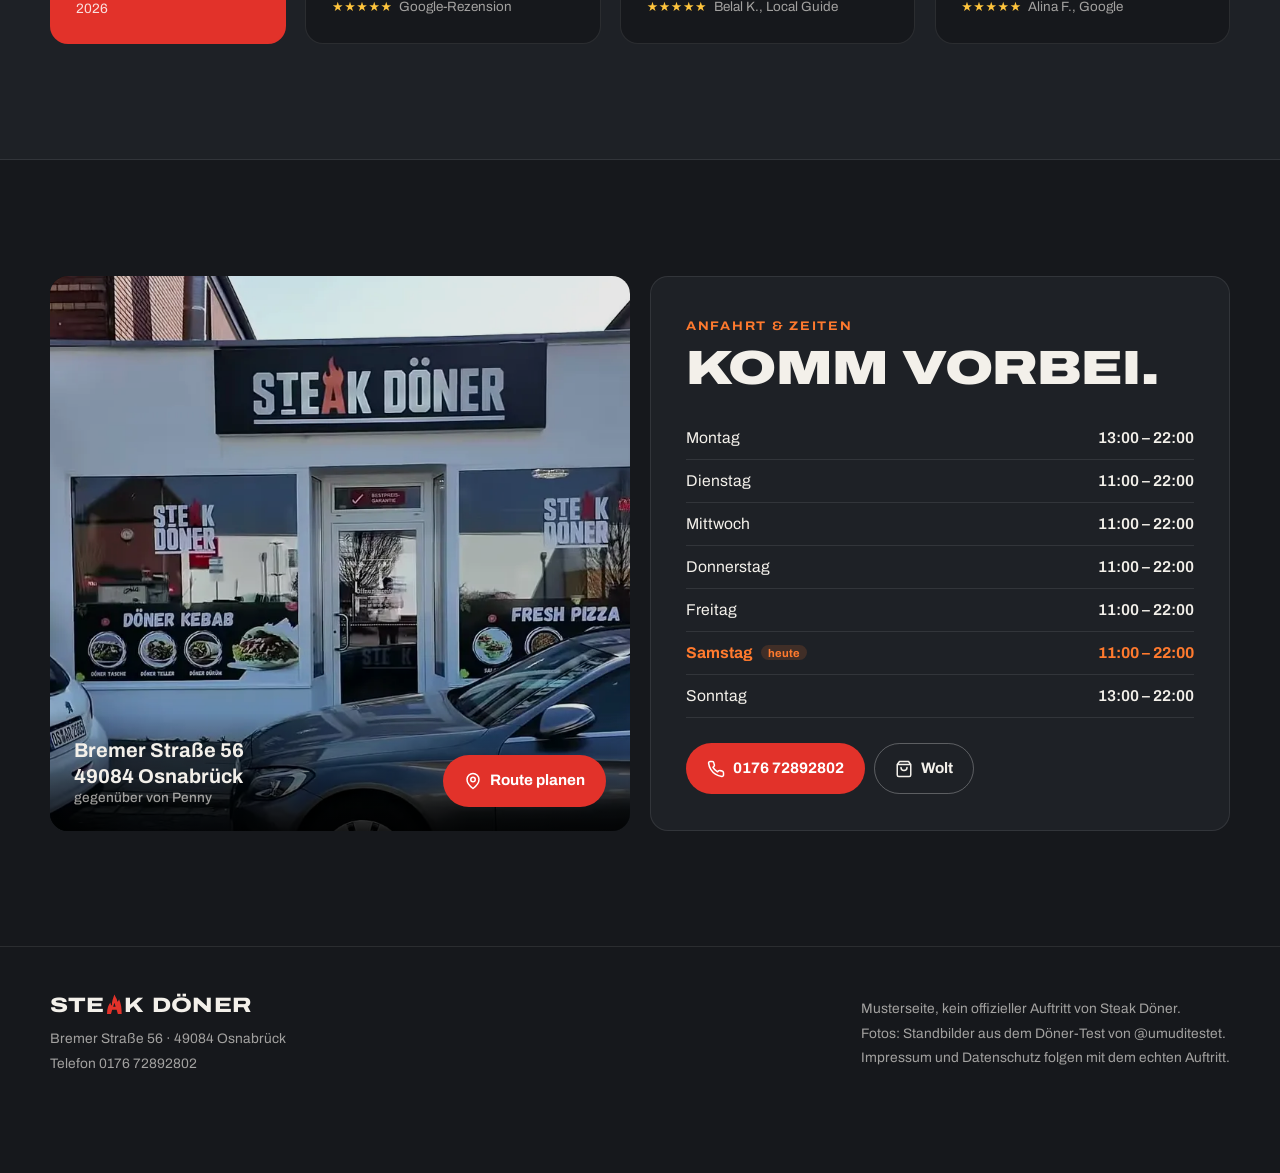
<file: steak-doener/index.html>
<!DOCTYPE html>
<html lang="de">
<head>
<meta charset="utf-8">
<meta name="viewport" content="width=device-width, initial-scale=1, viewport-fit=cover">
<title>Steak Döner Osnabrück – Bremer Straße 56</title>
<!-- Muster, kein Auftritt des Betriebs: soll nicht in der Suche landen. -->
<meta name="robots" content="noindex, nofollow">
<meta name="description" content="Steak Döner an der Bremer Straße 56 in Osnabrück: Döner mit echtem Steakfleisch, Brot frisch aus dem eigenen Ofen, Pizza Ø 32 cm, alles halal.">
<meta name="theme-color" content="#16181c">
<meta property="og:title" content="Steak Döner Osnabrück">
<meta property="og:description" content="Echtes Steakfleisch. Brot aus dem eigenen Ofen. Bremer Straße 56.">
<meta property="og:image" content="img/laden.webp">
<link rel="icon" href="data:image/svg+xml,<svg xmlns='http://www.w3.org/2000/svg' viewBox='0 0 60 80'><path fill='%23e2322a' fill-rule='evenodd' d='M30 0C33 13 43 18 41 31C47 28 49 21 49 21C57 39 60 59 60 80H44L39 63H21L16 80H0C0 58 6 44 14 34C14 42 18 46 20 46C18 30 26 14 30 0ZM25 51H35L30 35Z'/></svg>">
<link rel="preload" href="fonts/archivo-wdth.woff2" as="font" type="font/woff2" crossorigin>
<style>
/* Schrift lokal eingebunden - keine Anfragen an Dritte */
@font-face{font-family:'Archivo';font-style:normal;font-weight:100 900;font-stretch:62% 125%;font-display:swap;src:url(fonts/archivo-wdth-ext.woff2) format('woff2');unicode-range:U+0100-02BA,U+02BD-02C5,U+02C7-02CC,U+02CE-02D7,U+02DD-02FF,U+0304,U+0308,U+0329,U+1D00-1DBF,U+1E00-1E9F,U+1EF2-1EFF,U+2020,U+20A0-20AB,U+20AD-20C0,U+2113,U+2C60-2C7F,U+A720-A7FF}
@font-face{font-family:'Archivo';font-style:normal;font-weight:100 900;font-stretch:62% 125%;font-display:swap;src:url(fonts/archivo-wdth.woff2) format('woff2');unicode-range:U+0000-00FF,U+0131,U+0152-0153,U+02BB-02BC,U+02C6,U+02DA,U+02DC,U+0304,U+0308,U+0329,U+2000-206F,U+20AC,U+2122,U+2191,U+2193,U+2212,U+2215,U+FEFF,U+FFFD}

:root{
  --kohle:#16181c;      /* Ladenschild */
  --kohle-2:#1e2126;
  --kohle-3:#272b31;
  --linie:rgba(255,255,255,.09);
  --text:#f3f0ea;
  --dim:rgba(243,240,234,.64);
  --rot:#e2322a;        /* Flamme im Logo */
  --glut:#ff7a2e;
  --teig:#f2e4c9;       /* Brot */
  --teig-2:#e7d3ad;
  --braun:#2a1d12;
  --r:18px;
  --max:1180px;
}
*,*::before,*::after{box-sizing:border-box}
html{scroll-behavior:smooth;-webkit-text-size-adjust:100%}
body{margin:0;background:var(--kohle);color:var(--text);font-family:'Archivo',system-ui,sans-serif;font-stretch:100%;line-height:1.55;font-size:17px;overflow-x:hidden}
img,video{display:block;max-width:100%}
a{color:inherit}
.wrap{width:min(var(--max),100% - 32px);margin-inline:auto}
.display{font-stretch:125%;font-weight:900;text-transform:uppercase;letter-spacing:-.01em;line-height:.95}
.kicker{font-stretch:112%;font-weight:700;text-transform:uppercase;letter-spacing:.14em;font-size:.78rem;color:var(--glut)}
:focus-visible{outline:2px solid var(--glut);outline-offset:3px;border-radius:6px}

/* ---------- Musterhinweis ---------- */
.muster{background:#000;color:rgba(255,255,255,.7);font-size:.78rem;text-align:center;padding:.45rem 16px;letter-spacing:.02em}

/* ---------- Logo ---------- */
.logo{display:inline-flex;align-items:center;gap:.08em;font-stretch:125%;font-weight:800;text-transform:uppercase;text-decoration:none;letter-spacing:.01em;line-height:1;white-space:nowrap}
.logo svg{height:.95em;width:auto;margin:0 .02em;transform:translateY(-.04em)}
.logo .d{margin-left:.32em}

/* ---------- Kopf ---------- */
header.top{position:sticky;top:0;z-index:50;background:rgba(22,24,28,.86);backdrop-filter:blur(12px);-webkit-backdrop-filter:blur(12px);border-bottom:1px solid var(--linie)}
.top .wrap{display:flex;align-items:center;justify-content:space-between;gap:1rem;height:62px}
.top .logo{font-size:1.2rem}
.top nav{display:flex;gap:1.6rem;font-size:.92rem}
.top nav a{text-decoration:none;color:var(--dim);transition:color .2s}
.top nav a:hover{color:var(--text)}
.btn{display:inline-flex;align-items:center;justify-content:center;gap:.5rem;padding:.8rem 1.25rem;border-radius:999px;font-weight:700;text-decoration:none;font-size:.95rem;border:1px solid transparent;transition:transform .2s,background .2s,border-color .2s;white-space:nowrap}
.btn:hover{transform:translateY(-1px)}
.btn-rot{background:var(--rot);color:#fff}
.btn-rot:hover{background:#f03d34}
.btn-hell{background:var(--teig);color:var(--braun)}
.btn-rand{border-color:rgba(255,255,255,.28);color:var(--text)}
.btn-rand:hover{border-color:var(--text)}
.btn svg{width:18px;height:18px}
.top .btn{padding:.55rem 1rem;font-size:.88rem}
@media (max-width:820px){.top nav{display:none}}

/* ---------- Hero ---------- */
.hero{position:relative;padding:clamp(2.5rem,6vw,5rem) 0 clamp(3rem,7vw,6rem);overflow:hidden}
.hero .wrap{display:grid;grid-template-columns:1.1fr .9fr;gap:clamp(2rem,5vw,4.5rem);align-items:center}
.hero h1{font-size:clamp(2.7rem,7.2vw,5.6rem);margin:.9rem 0 1.2rem}
.hero h1 em{font-style:normal;color:var(--rot)}
.hero .lead{font-size:clamp(1.05rem,1.6vw,1.2rem);color:var(--dim);max-width:34rem;margin:0 0 1.8rem}
.hero .ctas{display:flex;flex-wrap:wrap;gap:.7rem}
.status{display:inline-flex;align-items:center;gap:.55rem;font-size:.86rem;color:var(--dim);background:var(--kohle-2);border:1px solid var(--linie);padding:.4rem .8rem .4rem .6rem;border-radius:999px}
.status i{width:9px;height:9px;border-radius:50%;background:#7a7f87}
.status.offen i{background:#3ecf6e;box-shadow:0 0 0 4px rgba(62,207,110,.18)}
.facts{display:flex;flex-wrap:wrap;gap:1.6rem 2.2rem;margin-top:2.4rem;padding-top:1.6rem;border-top:1px solid var(--linie)}
.facts div{display:flex;flex-direction:column}
.facts b{font-stretch:125%;font-size:1.5rem;font-weight:800;line-height:1.1}
.facts span{font-size:.82rem;color:var(--dim)}
.stars{color:#ffc53d;letter-spacing:.05em}
.hero-media{position:relative;border-radius:28px;overflow:hidden;aspect-ratio:720/860;background:#000;box-shadow:0 30px 80px rgba(0,0,0,.5)}
.hero-media video{width:100%;height:100%;object-fit:cover}
.hero-media::after{content:"";position:absolute;inset:0;background:linear-gradient(180deg,transparent 60%,rgba(0,0,0,.55))}
.hero-media .tag{position:absolute;left:18px;bottom:16px;z-index:2;font-size:.82rem;font-weight:600;display:flex;align-items:center;gap:.5rem}
.hero-media .tag::before{content:"";width:8px;height:8px;border-radius:50%;background:var(--rot);animation:puls 1.6s infinite}
@keyframes puls{50%{opacity:.25}}
.glow{position:absolute;width:620px;height:620px;border-radius:50%;background:radial-gradient(circle,rgba(226,50,42,.22),transparent 65%);right:-160px;top:-120px;pointer-events:none}
@media (max-width:860px){
  .hero .wrap{grid-template-columns:1fr}
  .hero-media{order:-1;aspect-ratio:4/3.4;border-radius:22px}
}

/* ---------- Band ---------- */
.band{background:var(--rot);color:#fff;overflow:hidden;white-space:nowrap;padding:.85rem 0;transform:rotate(-1.2deg);margin:0 -10px;position:relative;z-index:2}
.band .track{display:inline-flex;gap:2.2rem;animation:lauf 32s linear infinite;font-stretch:125%;font-weight:800;text-transform:uppercase;font-size:1.05rem}
.band .track span::after{content:"";display:inline-block;width:7px;height:7px;background:#fff;border-radius:50%;margin-left:2.2rem;vertical-align:middle;opacity:.7}
@keyframes lauf{to{transform:translateX(-50%)}}

/* ---------- Abschnitte ---------- */
section{padding:clamp(4rem,9vw,7.5rem) 0}
.kopf{max-width:44rem;margin-bottom:clamp(2rem,5vw,3.5rem)}
.kopf h2{font-size:clamp(2.1rem,5vw,3.6rem);margin:.7rem 0 1rem}
.kopf p{color:var(--dim);margin:0;font-size:1.05rem}

/* Drei Punkte */
.punkte{display:grid;grid-template-columns:repeat(3,1fr);gap:1.2rem}
.punkt{background:var(--kohle-2);border:1px solid var(--linie);border-radius:var(--r);overflow:hidden;display:flex;flex-direction:column}
.punkt img{aspect-ratio:4/3.3;object-fit:cover;width:100%}
.punkt div{padding:1.3rem 1.4rem 1.6rem}
.punkt h3{font-stretch:118%;font-weight:800;font-size:1.3rem;margin:0 0 .4rem;text-transform:uppercase;line-height:1.1}
.punkt p{margin:0;color:var(--dim);font-size:.96rem}
.nr{font-stretch:125%;font-weight:900;color:var(--rot);font-size:.9rem;display:block;margin-bottom:.5rem}
@media (max-width:860px){.punkte{grid-template-columns:1fr}.punkt{display:grid;grid-template-columns:40% 1fr}.punkt img{height:100%;aspect-ratio:auto}}
@media (max-width:520px){.punkt{grid-template-columns:1fr}.punkt img{aspect-ratio:16/10}}

/* Brot */
.brot{background:var(--teig);color:var(--braun);position:relative;overflow:hidden}
.brot .wrap{display:grid;grid-template-columns:1fr 1fr;gap:clamp(2rem,6vw,5rem);align-items:center}
.brot .kicker{color:var(--rot)}
.brot h2{font-size:clamp(2.3rem,5.5vw,4.2rem);margin:.7rem 0 1.2rem}
.brot p{font-size:1.08rem;margin:0 0 1rem;color:rgba(42,29,18,.78)}
.brot .bilder{position:relative;min-height:520px}
.brot .bilder img{position:absolute;border-radius:22px;object-fit:cover;box-shadow:0 24px 60px rgba(42,29,18,.3)}
.brot .b1{width:78%;height:78%;right:0;top:0}
.brot .b2{width:52%;height:50%;left:0;bottom:0;border:6px solid var(--teig)}
.zitat{margin:1.8rem 0 0;padding:1.2rem 1.4rem;border-left:4px solid var(--rot);background:rgba(255,255,255,.45);border-radius:0 14px 14px 0}
.zitat p{font-size:1.15rem;font-weight:600;color:var(--braun);margin:0 0 .35rem}
.zitat cite{font-style:normal;font-size:.85rem;color:rgba(42,29,18,.65)}
.zitat cite a{color:var(--rot);font-weight:700}
@media (max-width:860px){.brot .wrap{grid-template-columns:1fr}.brot .bilder{min-height:0;aspect-ratio:1/1}}

/* Speisekarte */
.karte-kopf{display:flex;justify-content:space-between;align-items:flex-end;gap:1.5rem;flex-wrap:wrap;margin-bottom:1.6rem}
.karte-kopf .kopf{margin:0}
.fleisch{display:inline-flex;background:var(--kohle-2);border:1px solid var(--linie);border-radius:999px;padding:4px}
.fleisch button{font:inherit;font-weight:700;font-size:.9rem;border:0;background:transparent;color:var(--dim);padding:.55rem 1.1rem;border-radius:999px;cursor:pointer}
.fleisch button[aria-pressed="true"]{background:var(--rot);color:#fff}
.tabs{display:flex;gap:.5rem;overflow-x:auto;padding-bottom:.4rem;margin-bottom:1.6rem;scrollbar-width:none;position:sticky;top:62px;z-index:10;background:var(--kohle);padding-top:.6rem}
.tabs::-webkit-scrollbar{display:none}
.tabs button{font:inherit;font-size:.9rem;font-weight:600;flex:0 0 auto;border:1px solid var(--linie);background:transparent;color:var(--dim);padding:.55rem 1rem;border-radius:999px;cursor:pointer;transition:all .2s}
.tabs button[aria-selected="true"]{background:var(--text);color:var(--kohle);border-color:var(--text)}
.gruppe{display:none}
.gruppe.aktiv{display:block;animation:ein .35s ease}
@keyframes ein{from{opacity:0;transform:translateY(6px)}}
.gruppe .hinweis{color:var(--dim);font-size:.9rem;margin:0 0 1rem}
.liste{display:grid;grid-template-columns:1fr 1fr;gap:0 2.5rem}
.gericht{display:grid;grid-template-columns:1fr auto;gap:.2rem 1rem;padding:1.05rem 0;border-bottom:1px solid var(--linie)}
.gericht h4{margin:0;font-size:1.02rem;font-weight:700}
.gericht h4 small{color:var(--dim);font-weight:500;margin-right:.35rem;font-size:.82rem}
.gericht p{grid-column:1;margin:0;color:var(--dim);font-size:.88rem;line-height:1.45}
.preis{font-stretch:112%;font-weight:800;font-size:1.05rem;white-space:nowrap;align-self:start}
.preis s{font-weight:500;color:var(--dim);text-decoration:none;font-size:.78rem;display:block;text-align:right}
.karte-fuss{display:flex;flex-wrap:wrap;gap:1rem;align-items:center;justify-content:space-between;margin-top:2rem;padding:1.3rem 1.5rem;background:var(--kohle-2);border:1px solid var(--linie);border-radius:var(--r)}
.karte-fuss p{margin:0;color:var(--dim);font-size:.9rem;max-width:40rem}
@media (max-width:760px){.liste{grid-template-columns:1fr}}

/* Pizza */
.pizza .wrap{display:grid;grid-template-columns:.9fr 1.1fr;gap:clamp(2rem,6vw,5rem);align-items:center}
.pizza-bild{position:relative;aspect-ratio:1;border-radius:50%;overflow:hidden;box-shadow:0 0 0 14px var(--kohle-2),0 0 0 15px var(--linie)}
.pizza-bild img{width:100%;height:100%;object-fit:cover}
.pizza h2{font-size:clamp(2.2rem,5vw,3.8rem);margin:.7rem 0 1rem}
.pizza p{color:var(--dim);font-size:1.05rem}
.masse{display:flex;gap:2.4rem;margin:1.8rem 0}
.masse b{display:block;font-stretch:125%;font-weight:900;font-size:2.4rem;line-height:1;color:var(--text)}
.masse span{font-size:.82rem;color:var(--dim)}
@media (max-width:860px){.pizza .wrap{grid-template-columns:1fr}.pizza-bild{max-width:420px;width:100%;margin-inline:auto}}

/* Laden */
.galerie{display:grid;grid-template-columns:repeat(12,1fr);grid-auto-rows:120px;gap:12px}
.galerie figure{margin:0;position:relative;border-radius:16px;overflow:hidden;background:var(--kohle-2)}
.galerie img{width:100%;height:100%;object-fit:cover;transition:transform .6s}
.galerie figure:hover img{transform:scale(1.04)}
.galerie figcaption{position:absolute;left:12px;bottom:10px;font-size:.78rem;font-weight:600;background:rgba(0,0,0,.55);padding:.25rem .6rem;border-radius:999px;backdrop-filter:blur(6px)}
.g1{grid-column:span 7;grid-row:span 3}
.g2{grid-column:span 5;grid-row:span 3}
.g3{grid-column:span 4;grid-row:span 3}
.g4{grid-column:span 4;grid-row:span 3}
.g5{grid-column:span 4;grid-row:span 3}
@media (max-width:760px){.galerie{grid-template-columns:1fr 1fr;grid-auto-rows:150px}.g1{grid-column:span 2;grid-row:span 2}.g2,.g3,.g4,.g5{grid-column:span 1;grid-row:span 2}.g5{grid-column:span 2}}

/* Stimmen */
.stimmen{background:var(--kohle-2);border-block:1px solid var(--linie)}
.stimmen-grid{display:grid;grid-template-columns:.8fr repeat(3,1fr);gap:1.2rem}
.note{padding:1.6rem;border-radius:var(--r);background:var(--rot);color:#fff;display:flex;flex-direction:column;justify-content:space-between;gap:1.5rem}
.note b{font-stretch:125%;font-weight:900;font-size:4rem;line-height:.9;display:block}
.note .stars{color:#fff;font-size:1.1rem}
.note small{opacity:.85;font-size:.85rem}
.stimme{margin:0;padding:1.6rem;border-radius:var(--r);background:var(--kohle);border:1px solid var(--linie);display:flex;flex-direction:column;justify-content:space-between;gap:1.2rem}
.stimme p{margin:0;font-size:1.08rem;line-height:1.45}
.stimme footer{font-size:.84rem;color:var(--dim)}
.stimme footer .stars{font-size:.8rem;margin-right:.4rem}
@media (max-width:960px){.stimmen-grid{grid-template-columns:1fr 1fr}}
@media (max-width:560px){.stimmen-grid{grid-template-columns:1fr}}

/* Besuch */
.besuch .wrap{display:grid;grid-template-columns:1fr 1fr;gap:1.2rem}
.karte-box{border-radius:var(--r);overflow:hidden;position:relative;min-height:420px;background:#000}
.karte-box img{width:100%;height:100%;object-fit:cover;opacity:.9}
.karte-box .overlay{position:absolute;inset:auto 0 0 0;padding:1.5rem;background:linear-gradient(transparent,rgba(0,0,0,.85));display:flex;flex-wrap:wrap;gap:.6rem;align-items:flex-end;justify-content:space-between}
.karte-box address{font-style:normal;font-size:1.25rem;font-weight:700;line-height:1.3}
.karte-box address small{display:block;font-size:.85rem;font-weight:500;color:var(--dim)}
.info{background:var(--kohle-2);border:1px solid var(--linie);border-radius:var(--r);padding:clamp(1.4rem,3vw,2.2rem);display:flex;flex-direction:column;gap:1.6rem}
.info h2{font-size:clamp(2rem,4.2vw,3rem);margin:.5rem 0 0}
.zeiten{width:100%;border-collapse:collapse;font-size:.98rem}
.zeiten td{padding:.55rem 0;border-bottom:1px solid var(--linie)}
.zeiten td:last-child{text-align:right;font-weight:600;font-variant-numeric:tabular-nums}
.zeiten tr.heute td{color:var(--glut);font-weight:700}
.zeiten tr.heute td:first-child::after{content:"heute";font-size:.7rem;margin-left:.5rem;padding:.1rem .45rem;border-radius:999px;background:rgba(255,122,46,.15);vertical-align:middle}
.kontakt{display:flex;flex-wrap:wrap;gap:.6rem}
@media (max-width:860px){.besuch .wrap{grid-template-columns:1fr}.karte-box{min-height:340px}}

/* Fuss */
footer.fuss{padding:3rem 0 6rem;border-top:1px solid var(--linie);font-size:.86rem;color:var(--dim)}
footer.fuss .wrap{display:flex;flex-wrap:wrap;gap:1.5rem;justify-content:space-between;align-items:flex-start}
footer.fuss .logo{font-size:1.3rem;color:var(--text);margin-bottom:.6rem}
footer.fuss p{margin:.2rem 0}

/* Handy: feste Leiste unten */
.leiste{display:none}
@media (max-width:820px){
  .leiste{display:grid;grid-template-columns:1fr 1fr;gap:.5rem;position:fixed;left:0;right:0;bottom:0;z-index:60;padding:.6rem 12px calc(.6rem + env(safe-area-inset-bottom));background:rgba(22,24,28,.92);backdrop-filter:blur(12px);-webkit-backdrop-filter:blur(12px);border-top:1px solid var(--linie)}
  .leiste .btn{padding:.8rem .5rem}
  .top .btn{display:none}
}

.reveal{opacity:0;transform:translateY(22px);transition:opacity .8s ease,transform .8s ease}
.reveal.da{opacity:1;transform:none}
@media (prefers-reduced-motion:reduce){
  .reveal{opacity:1;transform:none}
  .band .track{animation:none}
  html{scroll-behavior:auto}
}
</style>
</head>
<body>

<div class="muster">Musterseite, kein offizieller Auftritt von Steak Döner</div>

<svg width="0" height="0" style="position:absolute" aria-hidden="true">
  <symbol id="flamme" viewBox="0 0 60 80"><path fill="currentColor" fill-rule="evenodd" d="M30 0C33 13 43 18 41 31C47 28 49 21 49 21C57 39 60 59 60 80H44L39 63H21L16 80H0C0 58 6 44 14 34C14 42 18 46 20 46C18 30 26 14 30 0ZM25 51H35L30 35Z"/></symbol>
  <symbol id="tel" viewBox="0 0 24 24"><path fill="none" stroke="currentColor" stroke-width="2" stroke-linecap="round" stroke-linejoin="round" d="M22 16.9v3a2 2 0 0 1-2.2 2 19.8 19.8 0 0 1-8.6-3.1 19.5 19.5 0 0 1-6-6A19.8 19.8 0 0 1 2.1 4.2 2 2 0 0 1 4.1 2h3a2 2 0 0 1 2 1.7c.1.9.4 1.8.7 2.7a2 2 0 0 1-.5 2.1L8 9.8a16 16 0 0 0 6 6l1.3-1.3a2 2 0 0 1 2.1-.4c.9.3 1.8.6 2.7.7a2 2 0 0 1 1.7 2z"/></symbol>
  <symbol id="tuete" viewBox="0 0 24 24"><path fill="none" stroke="currentColor" stroke-width="2" stroke-linecap="round" stroke-linejoin="round" d="M6 2 3 6v14a2 2 0 0 0 2 2h14a2 2 0 0 0 2-2V6l-3-4zM3 6h18M16 10a4 4 0 0 1-8 0"/></symbol>
  <symbol id="pin" viewBox="0 0 24 24"><path fill="none" stroke="currentColor" stroke-width="2" stroke-linecap="round" stroke-linejoin="round" d="M20 10c0 6-8 12-8 12s-8-6-8-12a8 8 0 0 1 16 0z"/><circle cx="12" cy="10" r="3" fill="none" stroke="currentColor" stroke-width="2"/></symbol>
</svg>

<header class="top">
  <div class="wrap">
    <a class="logo" href="#" aria-label="Steak Döner, zum Seitenanfang">STE<svg viewBox="0 0 60 80" style="color:var(--rot)" aria-hidden="true"><use href="#flamme"/></svg>K<span class="d">DÖNER</span></a>
    <nav aria-label="Hauptnavigation">
      <a href="#brot">Brot</a>
      <a href="#karte">Speisekarte</a>
      <a href="#laden">Laden</a>
      <a href="#besuch">Anfahrt &amp; Zeiten</a>
    </nav>
    <a class="btn btn-rot" href="tel:+4917672892802"><svg><use href="#tel"/></svg>Anrufen</a>
  </div>
</header>

<main>

<section class="hero">
  <div class="glow" aria-hidden="true"></div>
  <div class="wrap">
    <div>
      <span class="status" id="status"><i></i><span>Öffnungszeiten werden geladen</span></span>
      <h1 class="display">Echtes <em>Steak&shy;fleisch.</em><br>Brot aus dem eigenen Ofen.</h1>
      <p class="lead">Neu an der Bremer Straße in Osnabrück, direkt gegenüber von Penny. Döner mit Steak oder Hähnchen, frisch gebackenes Brot und Yufka, Pizza aus dem Ofen. Alles halal.</p>
      <div class="ctas">
        <a class="btn btn-rot" href="#karte">Zur Speisekarte</a>
        <a class="btn btn-rand" href="https://wolt.com/de/deu/osnabruck/restaurant/steak-doner" target="_blank" rel="noopener"><svg><use href="#tuete"/></svg>Liefern lassen</a>
      </div>
      <div class="facts">
        <div><b>4,7 <span class="stars" aria-hidden="true">★</span></b><span>43 Bewertungen bei Google</span></div>
        <div><b>8,00 €</b><span>Steak-Döner in der Tasche</span></div>
        <div><b>100 %</b><span>halal</span></div>
      </div>
    </div>
    <div class="hero-media">
      <video autoplay muted loop playsinline preload="metadata" poster="img/hero-poster.jpg" aria-label="Kurzer Film: Steakfleisch wird vom Spieß geschnitten und ein Dürüm gerollt">
        <source src="video/hero.mp4" type="video/mp4">
      </video>
      <span class="tag">Frisch vom Spieß</span>
    </div>
  </div>
</section>

<div class="band" aria-hidden="true">
  <div class="track">
    <span>Steakfleisch</span><span>Brot frisch gebacken</span><span>Yufka auf Bestellung</span><span>Soßen hausgemacht</span><span>Pizza Ø 32 cm</span><span>100 % halal</span><span>Bremer Straße 56</span>
    <span>Steakfleisch</span><span>Brot frisch gebacken</span><span>Yufka auf Bestellung</span><span>Soßen hausgemacht</span><span>Pizza Ø 32 cm</span><span>100 % halal</span><span>Bremer Straße 56</span>
  </div>
</div>

<section id="ausmacht">
  <div class="wrap">
    <div class="kopf reveal">
      <span class="kicker">Was uns ausmacht</span>
      <h2 class="display">Kleiner Laden, keine Abkürzungen.</h2>
      <p>Drei Dinge, an denen man Steak Döner erkennt, und die man auch schmeckt.</p>
    </div>
    <div class="punkte">
      <article class="punkt reveal">
        <img src="img/spiess.webp" alt="Mit dem Elektromesser wird Steakfleisch vom Drehspieß geschnitten" loading="lazy" width="900" height="1075">
        <div><span class="nr">01</span><h3>Richtiges Steakfleisch</h3><p>Der Name ist Programm: Fleisch vom Steak-Spieß, dünn geschnitten und saftig. Wer lieber Hähnchen isst, bekommt jeden Döner auch damit.</p></div>
      </article>
      <article class="punkt reveal">
        <img src="img/ofen.webp" alt="Frisch gebackene Brote kommen auf der Schaufel aus dem Ofen" loading="lazy" width="900" height="1083">
        <div><span class="nr">02</span><h3>Brot aus dem eigenen Ofen</h3><p>Kein Fladenbrot von der Stange. Das Dönerbrot wird hier gebacken, das Yufka für den Dürüm erst gemacht, wenn du bestellst.</p></div>
      </article>
      <article class="punkt reveal">
        <img src="img/theke.webp" alt="Die Theke mit Soßen, gegrilltem Gemüse und roten Zwiebeln" loading="lazy" width="900" height="1250">
        <div><span class="nr">03</span><h3>Soßen selbst gemacht</h3><p>Die Soßen kommen aus der eigenen Küche, genau wie die Tomatensoße für die Pizza. Und auf dem Tisch stehen Chili und Sumach.</p></div>
      </article>
    </div>
  </div>
</section>

<section class="brot" id="brot">
  <div class="wrap">
    <div class="reveal">
      <span class="kicker">Das Brot</span>
      <h2 class="display">Warm, fluffig, gerade erst aus dem Ofen.</h2>
      <p>Beim Döner entscheidet das Brot. Deshalb backen wir es selbst, jeden Tag, direkt im Laden. Außen knusprig mit Sesam, innen weich genug, dass es alles zusammenhält.</p>
      <p>Für den Dürüm wird das Yufka auf Bestellung frisch zubereitet und kommt noch warm in die Hand.</p>
      <blockquote class="zitat">
        <p>„Einer der wenigen, der sein Brot selber macht.“</p>
        <cite>aus dem Döner-Test von <a href="https://www.instagram.com/reel/DWGk4sXCJp0/" target="_blank" rel="noopener">@umuditestet</a></cite>
      </blockquote>
    </div>
    <div class="bilder reveal">
      <img class="b1" src="img/brot.webp" alt="Vier frisch gebackene Dönerbrote mit Sesam auf der Ofenschaufel" loading="lazy">
      <img class="b2" src="img/duerum.webp" alt="Ein Dürüm wird mit Fleisch, Salat und Rotkraut belegt" loading="lazy">
    </div>
  </div>
</section>

<section id="karte">
  <div class="wrap">
    <div class="karte-kopf">
      <div class="kopf reveal">
        <span class="kicker">Speisekarte</span>
        <h2 class="display">Was darf's sein?</h2>
        <p>Döner gibt es mit Hähnchen oder Steak. Einfach umschalten, die Preise passen sich an.</p>
      </div>
      <div class="fleisch" role="group" aria-label="Fleischsorte">
        <button type="button" data-fleisch="steak" aria-pressed="true">Steak</button>
        <button type="button" data-fleisch="haehnchen" aria-pressed="false">Hähnchen</button>
      </div>
    </div>
    <div class="tabs" role="tablist" id="tabs"></div>
    <div id="gruppen"></div>
    <div class="karte-fuss">
      <p>Alle Gerichte sind halal. Preise laut Aushang im Laden und Wolt-Karte, Stand September 2026. Bei Lieferung über Wolt können die Preise abweichen. Allergene und Zusatzstoffe stehen auf der Karte im Laden.</p>
      <a class="btn btn-hell" href="https://wolt.com/de/deu/osnabruck/restaurant/steak-doner" target="_blank" rel="noopener"><svg><use href="#tuete"/></svg>Bei Wolt bestellen</a>
    </div>
  </div>
</section>

<section class="pizza" id="pizza">
  <div class="wrap">
    <div class="pizza-bild reveal"><img src="img/pizza.webp" alt="Pizza Margherita in Stücke geschnitten auf einem Teller" loading="lazy"></div>
    <div class="reveal">
      <span class="kicker">Aus dem Pizzaofen</span>
      <h2 class="display">Und dann ist da noch die Pizza.</h2>
      <p>Der Teig wird von Hand ausgezogen, die Tomatensoße ist hausgemacht, belegt wird großzügig. Die Margherita ist der Beweis: Wer die gut kann, kann den Rest auch.</p>
      <div class="masse">
        <div><b>32</b><span>cm Durchmesser</span></div>
        <div><b>8</b><span>Sorten</span></div>
        <div><b>9 €</b><span>Margherita</span></div>
      </div>
      <a class="btn btn-rand" href="#karte" data-springe="pizzen">Alle Pizzen ansehen</a>
    </div>
  </div>
</section>

<section id="laden">
  <div class="wrap">
    <div class="kopf reveal">
      <span class="kicker">Der Laden</span>
      <h2 class="display">Reinkommen, hinsetzen, genießen.</h2>
      <p>Hell, sauber und gemütlich: ein paar Tische und eine Theke am Fenster mit Blick auf die Bremer Straße. Oder du nimmst alles einfach mit.</p>
    </div>
    <div class="galerie">
      <figure class="g1 reveal"><img src="img/laden.webp" alt="Außenansicht: der Laden mit dem Schild Steak Döner an der Bremer Straße" loading="lazy"><figcaption>Bremer Straße 56</figcaption></figure>
      <figure class="g2 reveal"><img src="img/innen.webp" alt="Innenraum mit Barhockern am Fenster und Pflanzenwand" loading="lazy"><figcaption>Plätze am Fenster</figcaption></figure>
      <figure class="g3 reveal"><img src="img/tisch.webp" alt="Tisch mit Stühlen vor einer Wand mit Holzlamellen und Pflanzen" loading="lazy"><figcaption>Sitzecke</figcaption></figure>
      <figure class="g4 reveal"><img src="img/spiesse.webp" alt="Zwei Drehspieße, Hähnchen und Steak, an der Theke" loading="lazy"><figcaption>Hähnchen und Steak</figcaption></figure>
      <figure class="g5 reveal"><img src="img/pizza-belegen.webp" alt="Eine Pizza wird mit Käse belegt" loading="lazy"><figcaption>Pizza auf Bestellung</figcaption></figure>
    </div>
  </div>
</section>

<section class="stimmen" id="stimmen">
  <div class="wrap">
    <div class="kopf reveal">
      <span class="kicker">Was Gäste sagen</span>
      <h2 class="display">Seit März offen, schon Stammgäste.</h2>
    </div>
    <div class="stimmen-grid">
      <div class="note reveal">
        <div><b>4,7</b><span class="stars" aria-label="4,7 von 5 Sternen">★★★★★</span></div>
        <small>aus 43 Bewertungen bei Google, Stand September 2026</small>
      </div>
      <blockquote class="stimme reveal">
        <p>„Das Brot ist frisch gebacken und das Fleisch mega lecker und saftig.“</p>
        <footer><span class="stars" aria-hidden="true">★★★★★</span>Google-Rezension</footer>
      </blockquote>
      <blockquote class="stimme reveal">
        <p>„Bin extra 15 Minuten Umweg für den Döner gefahren. Hat sich absolut gelohnt.“</p>
        <footer><span class="stars" aria-hidden="true">★★★★★</span>Belal K., Local Guide</footer>
      </blockquote>
      <blockquote class="stimme reveal">
        <p>„Sowohl Pizza als auch der Döner: überragend. Immer super höflich.“</p>
        <footer><span class="stars" aria-hidden="true">★★★★★</span>Alina F., Google</footer>
      </blockquote>
    </div>
  </div>
</section>

<section class="besuch" id="besuch">
  <div class="wrap">
    <div class="karte-box reveal">
      <img src="img/laden.webp" alt="" loading="lazy">
      <div class="overlay">
        <address>Bremer Straße 56<br>49084 Osnabrück<small>gegenüber von Penny</small></address>
        <a class="btn btn-rot" href="https://www.google.com/maps/search/?api=1&query=Steak+D%C3%B6ner+Bremer+Stra%C3%9Fe+56+49084+Osnabr%C3%BCck" target="_blank" rel="noopener"><svg><use href="#pin"/></svg>Route planen</a>
      </div>
    </div>
    <div class="info reveal">
      <div>
        <span class="kicker">Anfahrt &amp; Zeiten</span>
        <h2 class="display">Komm vorbei.</h2>
      </div>
      <table class="zeiten" id="zeiten">
        <tbody>
          <tr data-tag="1"><td>Montag</td><td>13:00 – 22:00</td></tr>
          <tr data-tag="2"><td>Dienstag</td><td>11:00 – 22:00</td></tr>
          <tr data-tag="3"><td>Mittwoch</td><td>11:00 – 22:00</td></tr>
          <tr data-tag="4"><td>Donnerstag</td><td>11:00 – 22:00</td></tr>
          <tr data-tag="5"><td>Freitag</td><td>11:00 – 22:00</td></tr>
          <tr data-tag="6"><td>Samstag</td><td>11:00 – 22:00</td></tr>
          <tr data-tag="0"><td>Sonntag</td><td>13:00 – 22:00</td></tr>
        </tbody>
      </table>
      <div class="kontakt">
        <a class="btn btn-rot" href="tel:+4917672892802"><svg><use href="#tel"/></svg>0176 72892802</a>
        <a class="btn btn-rand" href="https://wolt.com/de/deu/osnabruck/restaurant/steak-doner" target="_blank" rel="noopener"><svg><use href="#tuete"/></svg>Wolt</a>
      </div>
    </div>
  </div>
</section>

</main>

<footer class="fuss">
  <div class="wrap">
    <div>
      <span class="logo">STE<svg viewBox="0 0 60 80" style="color:var(--rot)" aria-hidden="true"><use href="#flamme"/></svg>K<span class="d">DÖNER</span></span>
      <p>Bremer Straße 56 · 49084 Osnabrück</p>
      <p>Telefon 0176 72892802</p>
    </div>
    <div>
      <p>Musterseite, kein offizieller Auftritt von Steak Döner.</p>
      <p>Fotos: Standbilder aus dem Döner-Test von @umuditestet.</p>
      <p>Impressum und Datenschutz folgen mit dem echten Auftritt.</p>
    </div>
  </div>
</footer>

<div class="leiste">
  <a class="btn btn-rot" href="tel:+4917672892802"><svg><use href="#tel"/></svg>Anrufen</a>
  <a class="btn btn-rand" href="https://www.google.com/maps/search/?api=1&query=Steak+D%C3%B6ner+Bremer+Stra%C3%9Fe+56+49084+Osnabr%C3%BCck" target="_blank" rel="noopener"><svg><use href="#pin"/></svg>Route</a>
</div>

<script>
/* ---------- Speisekarte ---------- */
// Preise: Hähnchen / Steak laut Tafel im Laden, restliche Gerichte laut Wolt-Karte (09/2026)
const DOENER_BESCHR = "mit Soße, Tomaten, Gurken, Zwiebeln, Eisbergsalat, Weißkraut und Rotkraut";
const KARTE = [
  {id:"doener", name:"Döner", hinweis:"Jeden Döner gibt es mit Hähnchen- oder Steakfleisch.", items:[
    {nr:1, n:"Döner Tasche", d:"im frisch gebackenen Brot, " + DOENER_BESCHR, h:7.5, s:8},
    {nr:8, n:"Döner Dürüm", d:"im frischen Yufka, " + DOENER_BESCHR, h:8, s:8.5},
    {nr:2, n:"Döner Box mit Salat", d:DOENER_BESCHR, h:7.5, s:8},
    {nr:3, n:"Döner Box mit Pommes", d:DOENER_BESCHR, h:7.5, s:8},
    {nr:4, n:"Döner Box mit Reis", d:DOENER_BESCHR, h:7.5, s:8},
    {nr:5, n:"Dönerteller mit Pommes", d:DOENER_BESCHR, h:9.5, s:10},
    {nr:6, n:"Dönerteller mit Reis", d:DOENER_BESCHR, h:9.5, s:10},
    {nr:7, n:"Dönerteller mit Salat", d:DOENER_BESCHR, h:9.5, s:10},
    {nr:29, n:"Döner Salat", d:"Fleisch mit Soße, Tomate, Gurke, Zwiebeln, Eisbergsalat, Weiß- und Rotkraut, Essig und Öl", p:9},
    {nr:11, n:"Döner Portion", d:"nur Fleisch, Sorte und Soße nach Wahl", p:9.5}
  ]},
  {id:"pizzen", name:"Pizza", hinweis:"Alle Pizzen haben Ø 32 cm, die Tomatensoße ist hausgemacht.", items:[
    {nr:18, n:"Pizza Margherita", d:"Tomatensoße und Käse", p:9},
    {nr:19, n:"Pizza Salami", d:"Rindersalami, Tomatensoße und Käse", p:10},
    {nr:20, n:"Pizza Schinken", d:"Rinderschinken, Tomatensoße und Käse", p:10},
    {nr:22, n:"Pizza Salami Schinken", d:"Rindersalami, Rinderschinken, Tomatensoße und Käse", p:11},
    {nr:23, n:"Pizza Tonno", d:"Thunfisch, Zwiebeln und Käse", p:11},
    {nr:24, n:"Pizza Funghi", d:"Champignons und Käse", p:10},
    {nr:25, n:"Pizza Spinat", d:"Spinat, Ei und Käse", p:10},
    {nr:27, n:"Pizza Sucuk", d:"türkische Wurst aus Rind- und Lammfleisch, Paprika und Käse", p:10}
  ]},
  {id:"lahmacun", name:"Lahmacun", items:[
    {nr:12, n:"Lahmacun mit Döner", d:"türkische Pizza mit Dönerfleisch, Salat, Zwiebeln, Krautsalat, Tomaten und Gurken", p:9},
    {nr:13, n:"Lahmacun mit Salat", d:"türkische Pizza mit Salat, Zwiebeln, Krautsalat, Tomaten und Gurken", p:8},
    {nr:14, n:"Lahmacun", d:"türkische Pizza, ohne Beilage", p:3.5}
  ]},
  {id:"veggie", name:"Falafel & Vegetarisch", items:[
    {nr:33, n:"Falafel Dürüm", d:"mit Soße, Tomate, Gurke, Zwiebeln, Salat, Kraut und Sesamsoße", p:8},
    {nr:35, n:"Falafel Tasche", d:"Salat, Zwiebeln, Krautsalat, Tomaten, Gurken und Sesamsoße", p:6},
    {nr:36, n:"Falafel Teller", d:"Salat, Zwiebeln, Krautsalat, Tomaten, Gurken und Sesamsoße", p:6},
    {nr:34, n:"Falafel Portion", d:"6 Stück", p:6},
    {nr:9, n:"Döner Vegetarisch", d:"im Brot, " + DOENER_BESCHR, p:7},
    {nr:10, n:"Dürüm Vegetarisch", d:"im Yufka, " + DOENER_BESCHR, p:7.5}
  ]},
  {id:"mehr", name:"Salate & Beilagen", items:[
    {nr:30, n:"Gemischter Salat", d:"mit Soße, Tomate, Gurke, Zwiebeln, Eisbergsalat, Weiß- und Rotkraut, Essig und Öl", p:8},
    {nr:31, n:"Thunfischsalat", d:"mit Soße, Tomate, Gurke, Zwiebeln, Eisbergsalat, Weiß- und Rotkraut, Essig und Öl", p:9},
    {n:"Schnitzel Wiener Art", d:"mit Pommes frites und gemischtem Salat", p:10},
    {nr:41, n:"Chicken Nuggets Teller", d:"mit Pommes, Salat, Zwiebeln, Krautsalat, Tomaten und Gurken", p:7},
    {nr:40, n:"Chicken Nuggets", d:"6 Stück", p:6},
    {nr:39, n:"Pommes frites", d:"", p:3}
  ]},
  {id:"getraenke", name:"Getränke", items:[
    {n:"Ayran 0,25 l", d:"Ayfit, leicht gesalzen", p:1.5},
    {n:"Mineralwasser 0,5 l", d:"Dolu Naturell", p:1.5},
    {n:"Coca-Cola, Zero, Fanta, Sprite, Mezzo Mix 0,33 l", d:"auch Fanta Exotic, Mango Dragonfruit, Holunderblüte", p:2},
    {n:"Uludağ Gazoz 0,33 l", d:"türkische Limonade", p:2},
    {n:"Durstlöscher 0,5 l", d:"Multivitamin oder Saurer Pfirsich", p:2},
    {n:"Red Bull 0,25 l", d:"Original, Zero und Editionen", p:2.5},
    {n:"Softdrinks 1,0 l", d:"Coca-Cola, Zero, Fanta, Sprite, Mezzo Mix", p:3.5}
  ]}
];

const euro = v => v.toFixed(2).replace(".", ",") + " €";
let fleisch = "steak";
const tabs = document.getElementById("tabs");
const gruppen = document.getElementById("gruppen");

function preisHtml(it){
  if (it.p != null) return euro(it.p);
  const haupt = fleisch === "steak" ? it.s : it.h;
  const neben = fleisch === "steak" ? it.h : it.s;
  return euro(haupt) + `<s>${fleisch === "steak" ? "Hähnchen" : "Steak"} ${euro(neben)}</s>`;
}
function baue(){
  gruppen.innerHTML = KARTE.map(g => `
    <div class="gruppe" id="g-${g.id}" role="tabpanel" aria-labelledby="t-${g.id}">
      ${g.hinweis ? `<p class="hinweis">${g.hinweis}</p>` : ""}
      <div class="liste">${g.items.map(it => `
        <div class="gericht">
          <h4>${it.nr ? `<small>${it.nr}</small>` : ""}${it.n}</h4>
          <span class="preis">${preisHtml(it)}</span>
          ${it.d ? `<p>${it.d}</p>` : ""}
        </div>`).join("")}
      </div>
    </div>`).join("");
}
tabs.innerHTML = KARTE.map((g,i) => `<button type="button" role="tab" id="t-${g.id}" aria-controls="g-${g.id}" aria-selected="${i===0}">${g.name}</button>`).join("");
let aktiv = KARTE[0].id;
function zeige(id){
  aktiv = id;
  tabs.querySelectorAll("button").forEach(b => b.setAttribute("aria-selected", b.id === "t-" + id));
  gruppen.querySelectorAll(".gruppe").forEach(g => g.classList.toggle("aktiv", g.id === "g-" + id));
}
baue(); zeige(aktiv);
tabs.addEventListener("click", e => { const b = e.target.closest("button"); if (b) zeige(b.id.slice(2)); });
document.querySelectorAll(".fleisch button").forEach(b => b.addEventListener("click", () => {
  fleisch = b.dataset.fleisch;
  document.querySelectorAll(".fleisch button").forEach(x => x.setAttribute("aria-pressed", x === b));
  baue(); zeige(aktiv);
}));
document.querySelectorAll("[data-springe]").forEach(a => a.addEventListener("click", () => zeige(a.dataset.springe)));

/* ---------- Geöffnet? (Uhrzeit Osnabrück) ---------- */
const ZEITEN = {0:[13,22],1:[13,22],2:[11,22],3:[11,22],4:[11,22],5:[11,22],6:[11,22]};
function jetztBerlin(){
  const t = new Intl.DateTimeFormat("en-GB",{timeZone:"Europe/Berlin",weekday:"short",hour:"2-digit",minute:"2-digit",hour12:false}).formatToParts(new Date());
  const wd = {Sun:0,Mon:1,Tue:2,Wed:3,Thu:4,Fri:5,Sat:6}[t.find(p=>p.type==="weekday").value];
  const h = +t.find(p=>p.type==="hour").value % 24, m = +t.find(p=>p.type==="minute").value;
  return {wd, std: h + m/60};
}
function status(){
  const {wd, std} = jetztBerlin();
  const [auf, zu] = ZEITEN[wd];
  const el = document.getElementById("status");
  let txt, offen = false;
  if (std >= auf && std < zu){ offen = true; txt = `Jetzt geöffnet · bis ${zu} Uhr`; }
  else if (std < auf){ txt = `Geschlossen · öffnet heute um ${auf} Uhr`; }
  else { txt = `Geschlossen · öffnet morgen um ${ZEITEN[(wd+1)%7][0]} Uhr`; }
  el.classList.toggle("offen", offen);
  el.querySelector("span").textContent = txt;
  document.querySelectorAll("#zeiten tr").forEach(tr => tr.classList.toggle("heute", +tr.dataset.tag === wd));
}
status(); setInterval(status, 60000);

/* ---------- Einblenden beim Scrollen ---------- */
const io = new IntersectionObserver(es => es.forEach(e => { if (e.isIntersecting){ e.target.classList.add("da"); io.unobserve(e.target); } }), {rootMargin:"0px 0px -8% 0px"});
document.querySelectorAll(".reveal").forEach(el => io.observe(el));
</script>
</body>
</html>
</file>
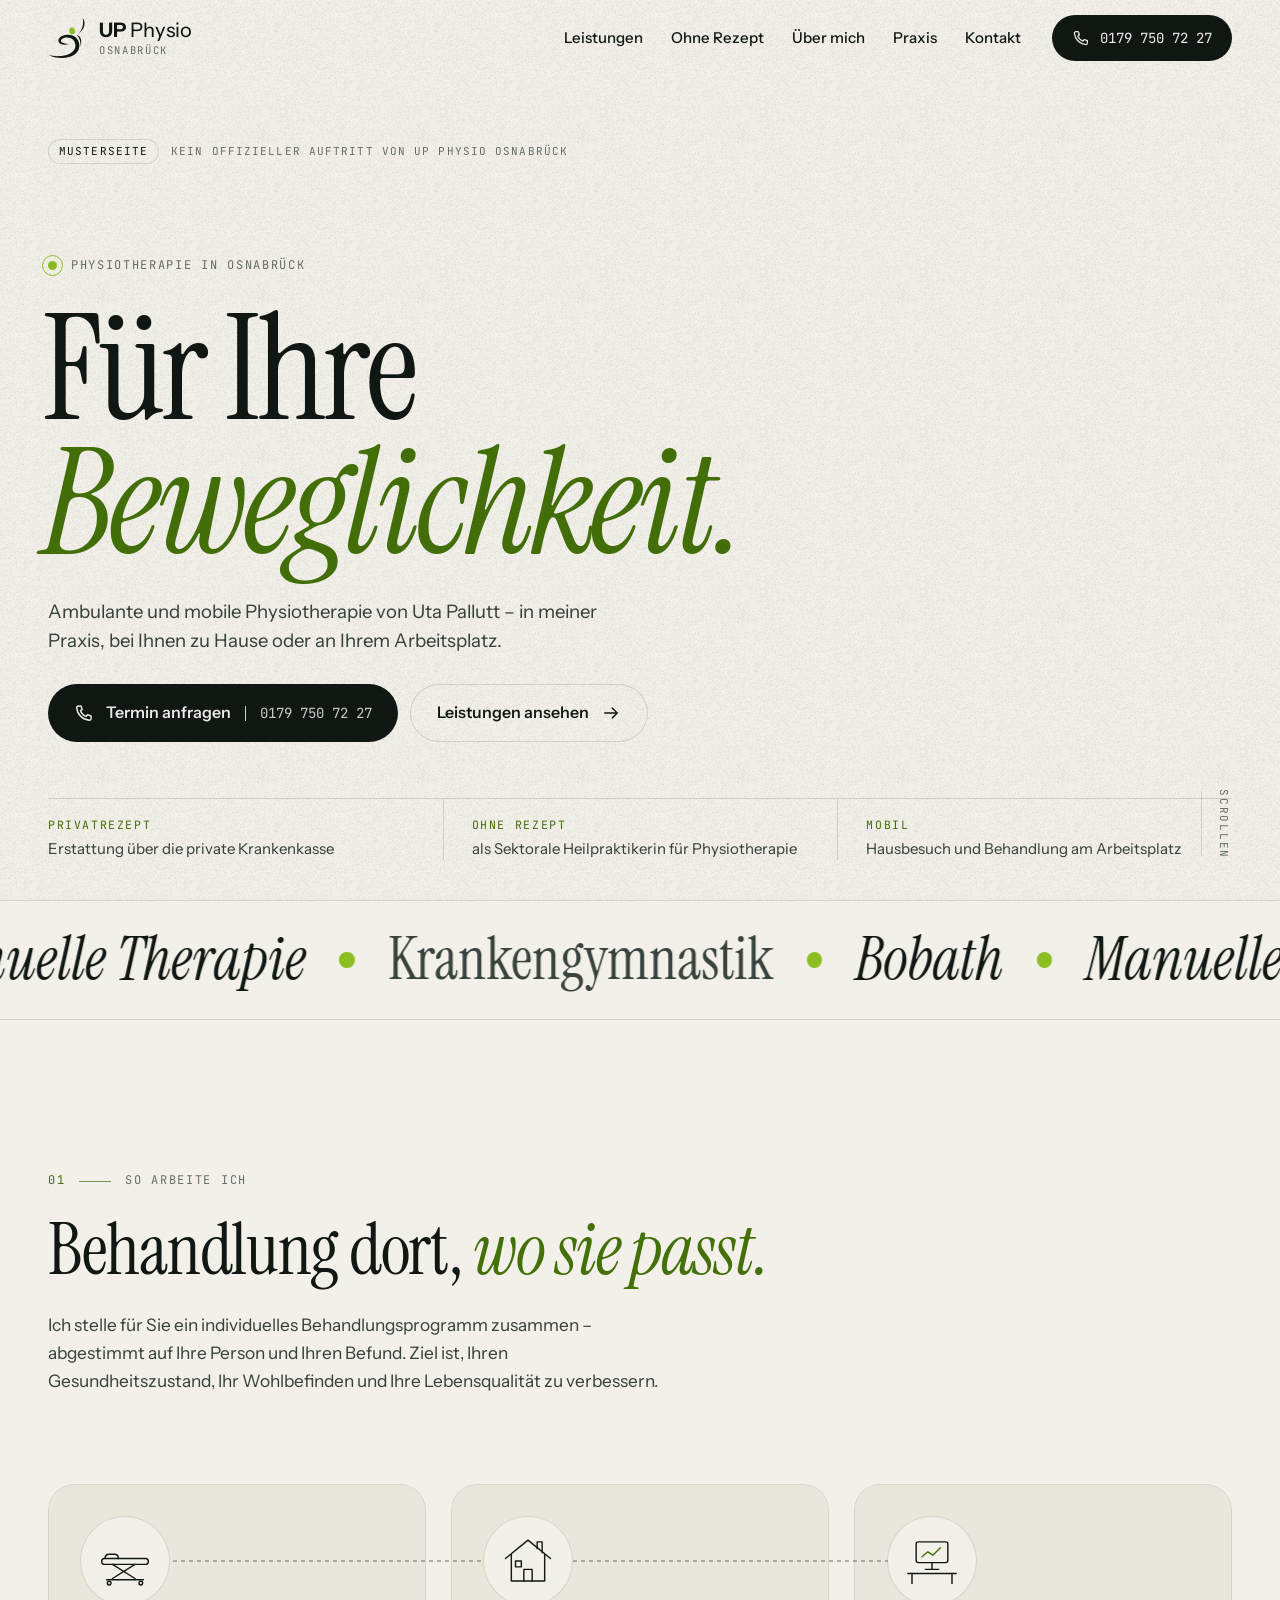
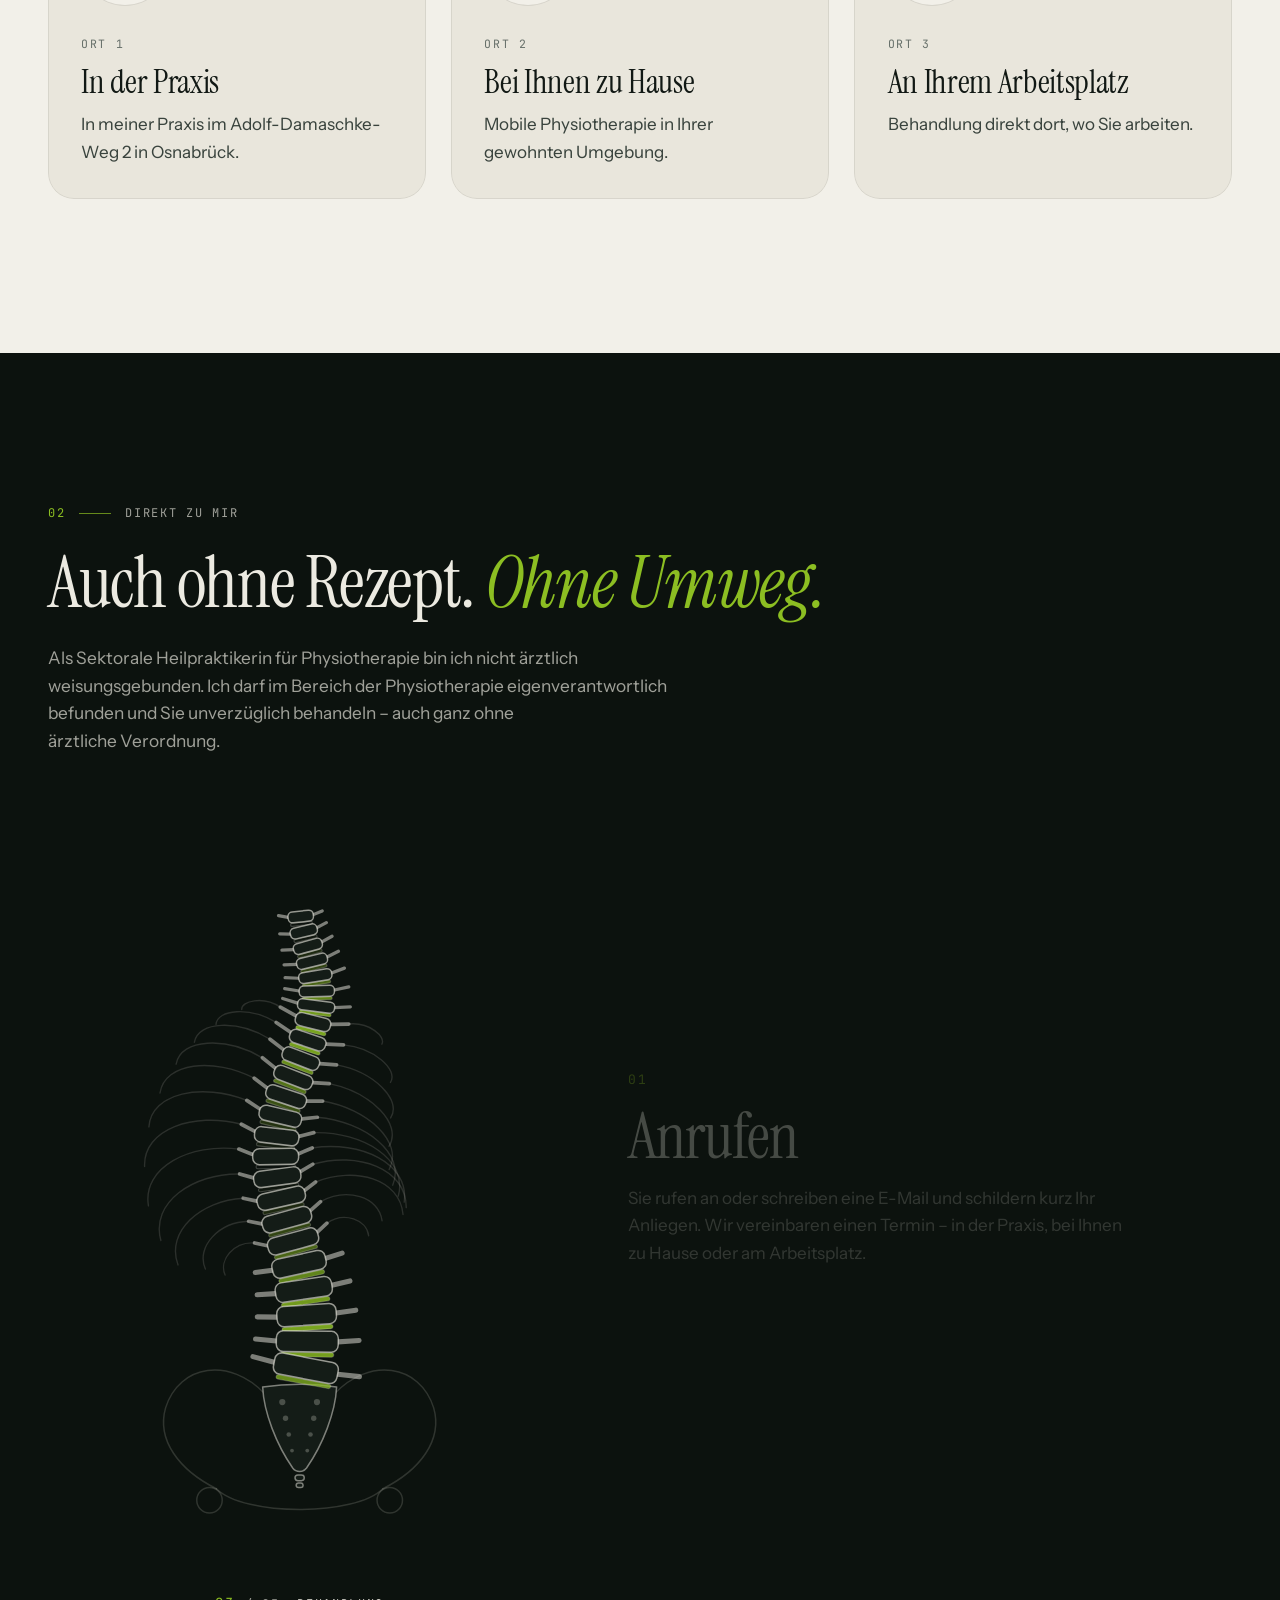
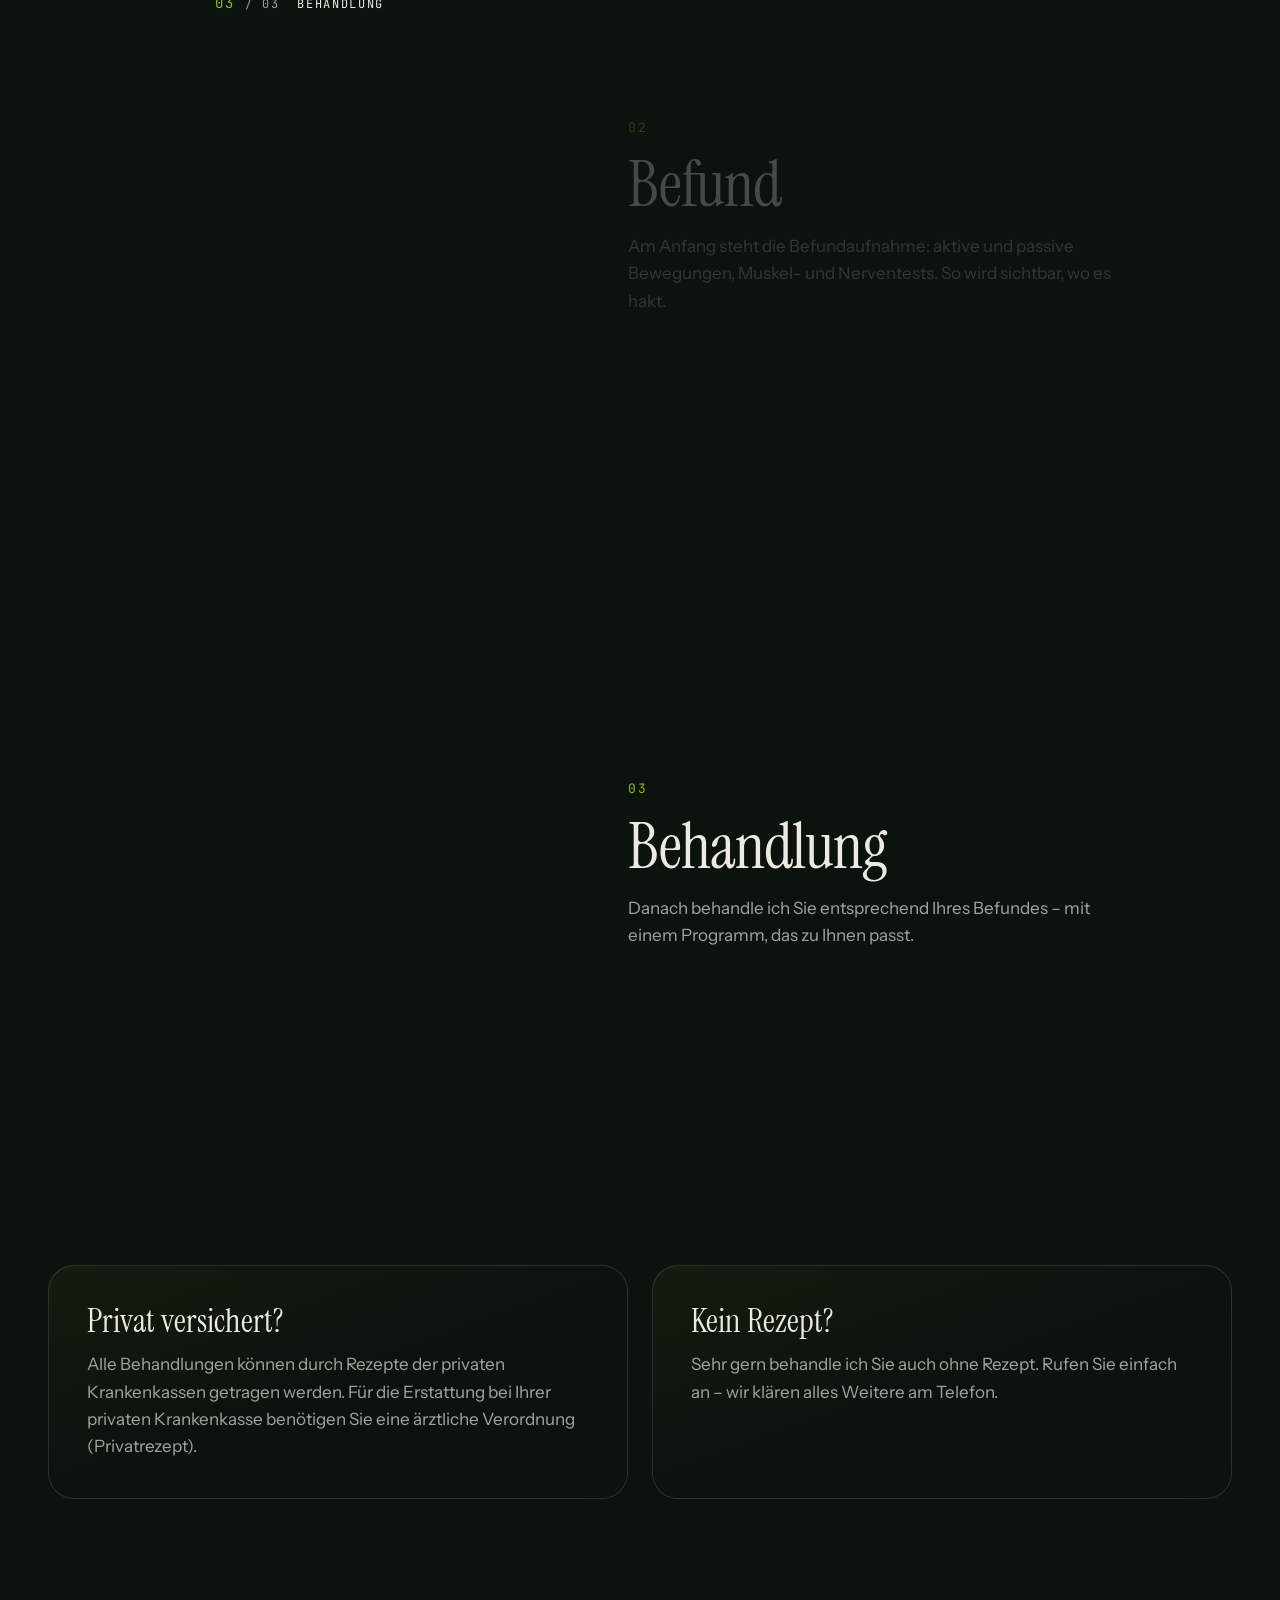
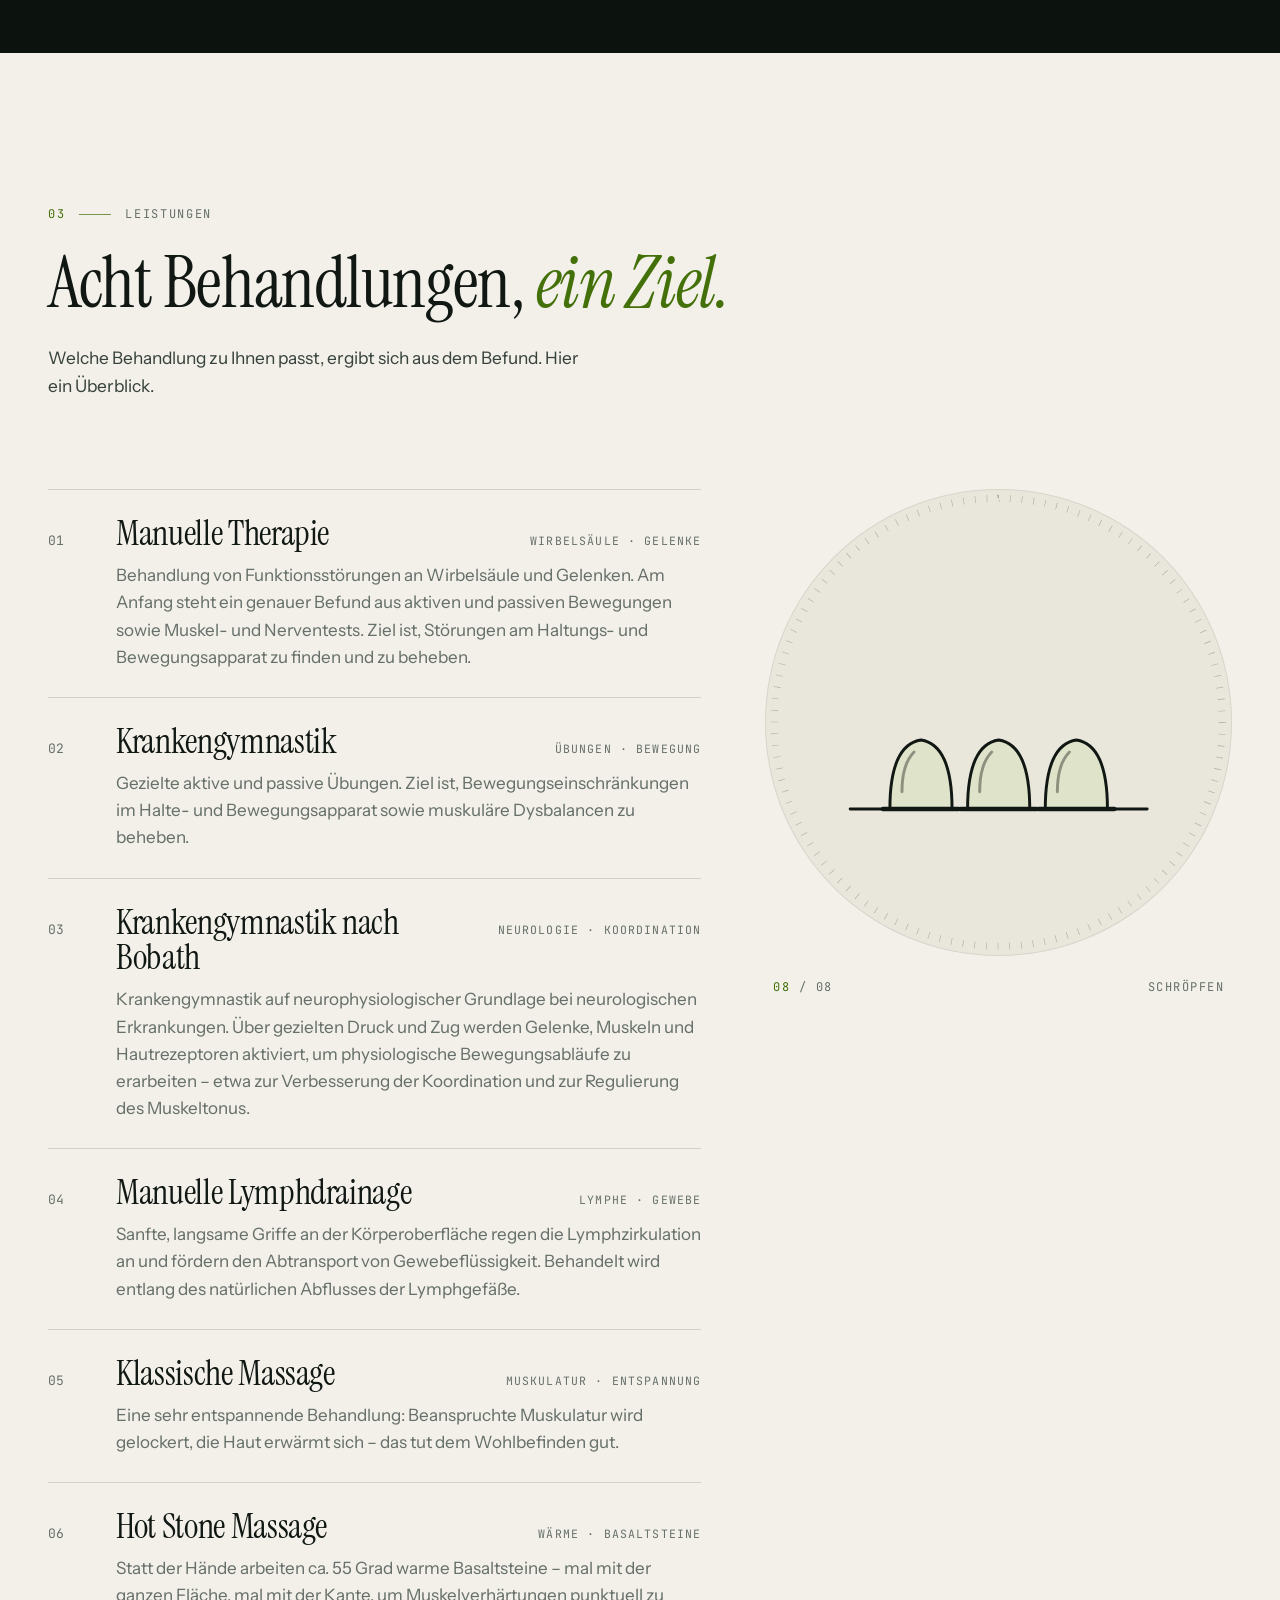
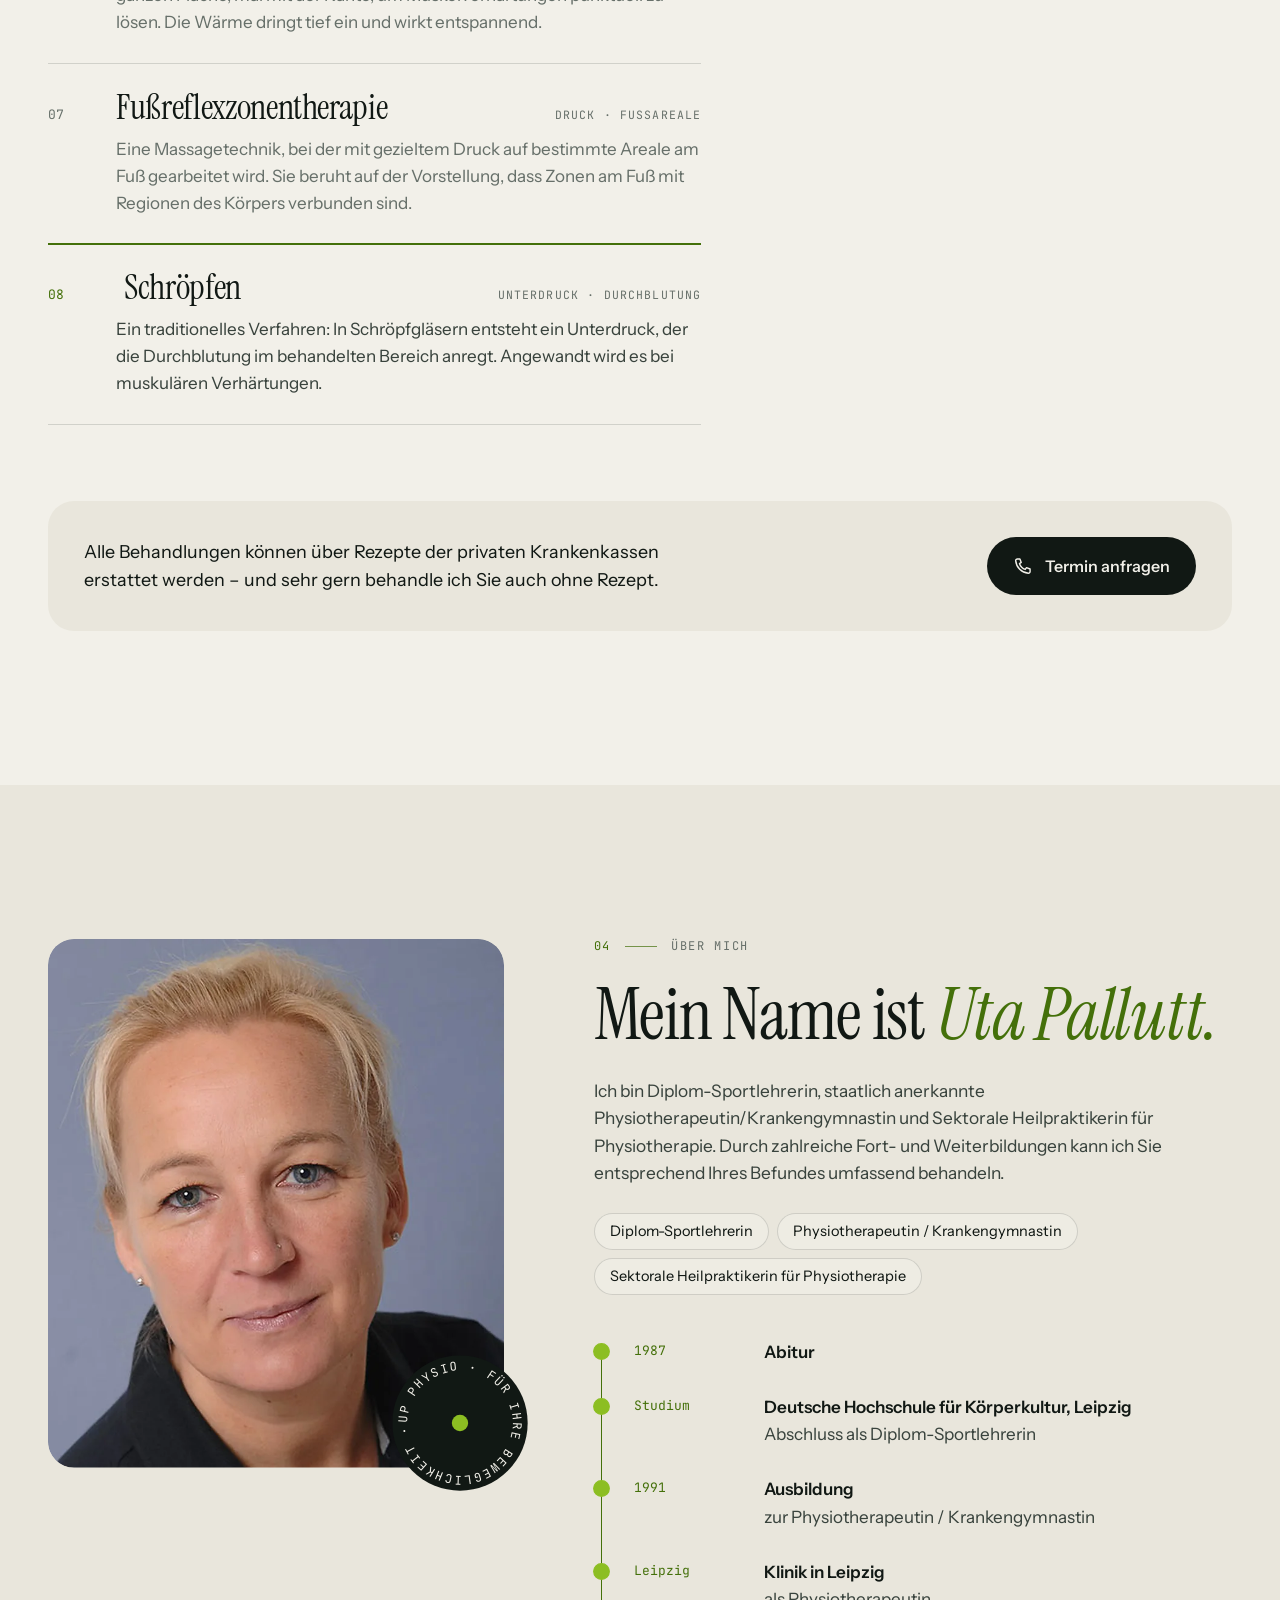
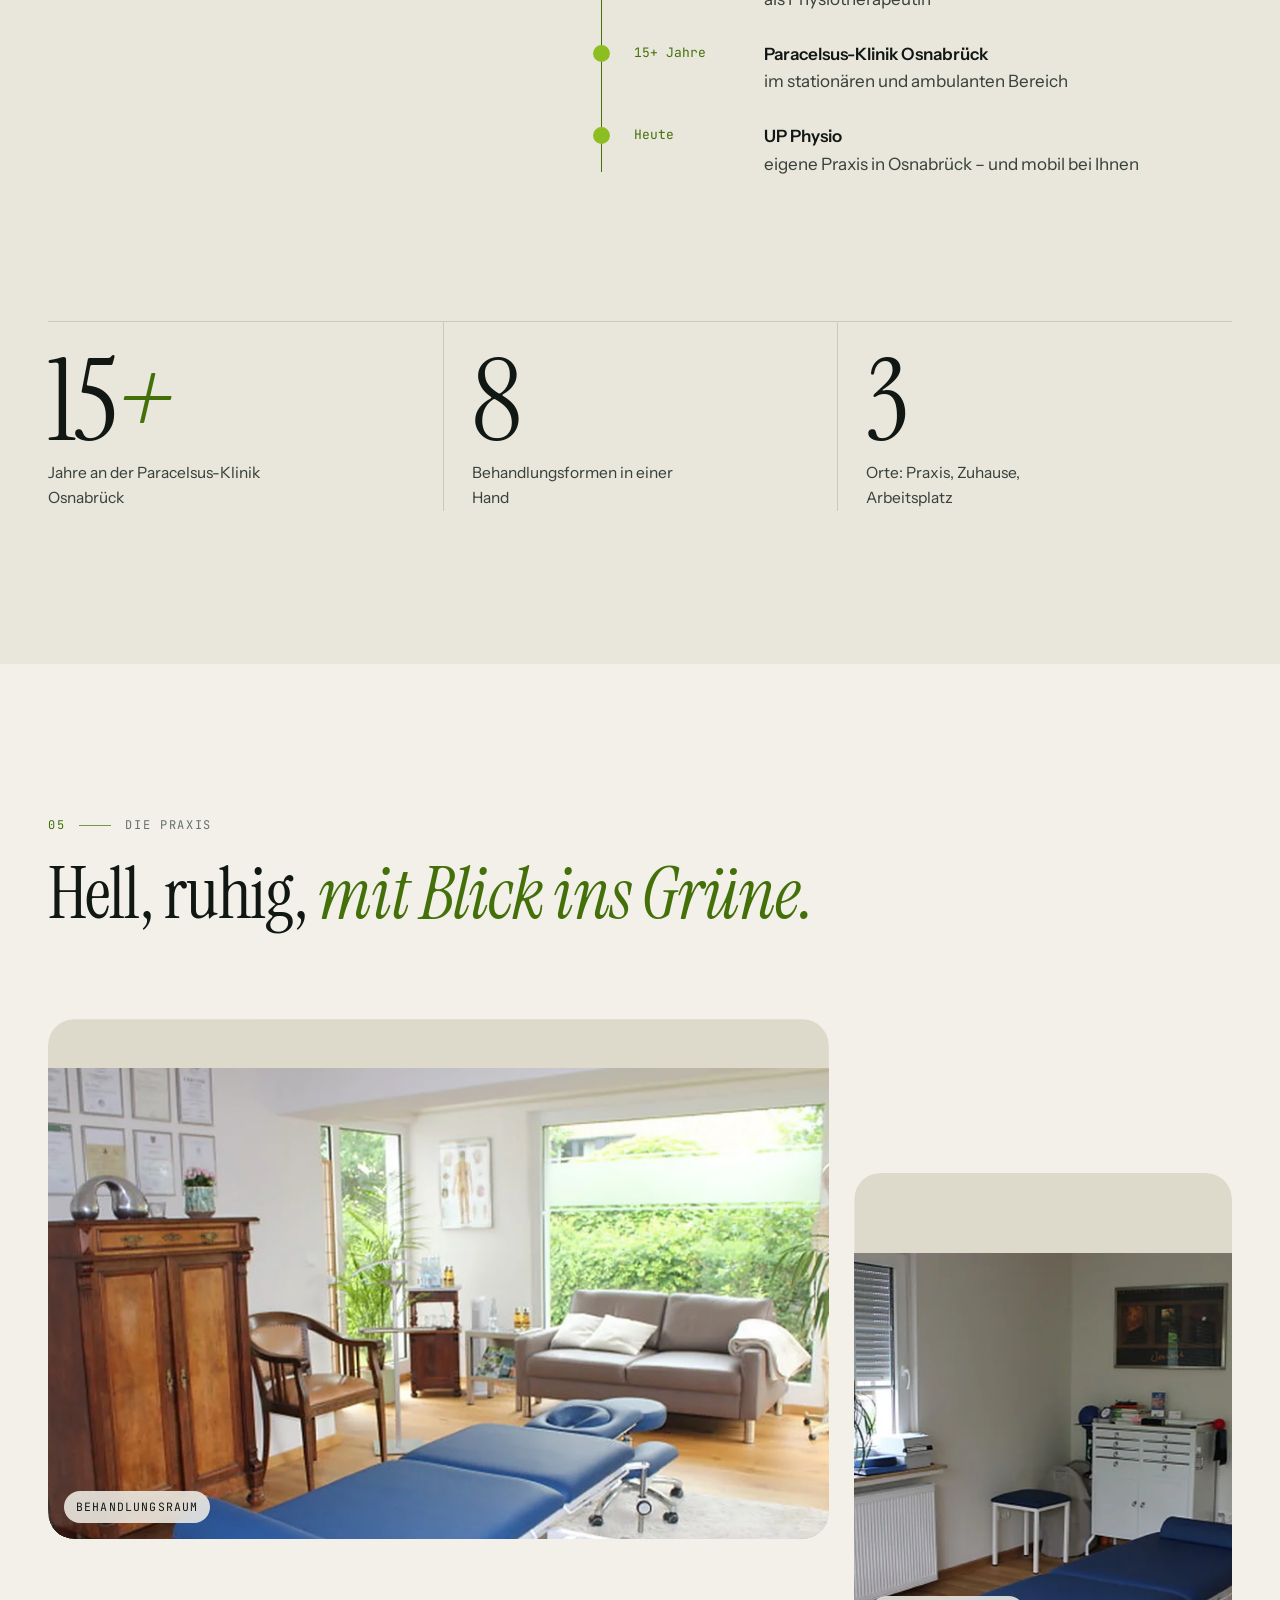
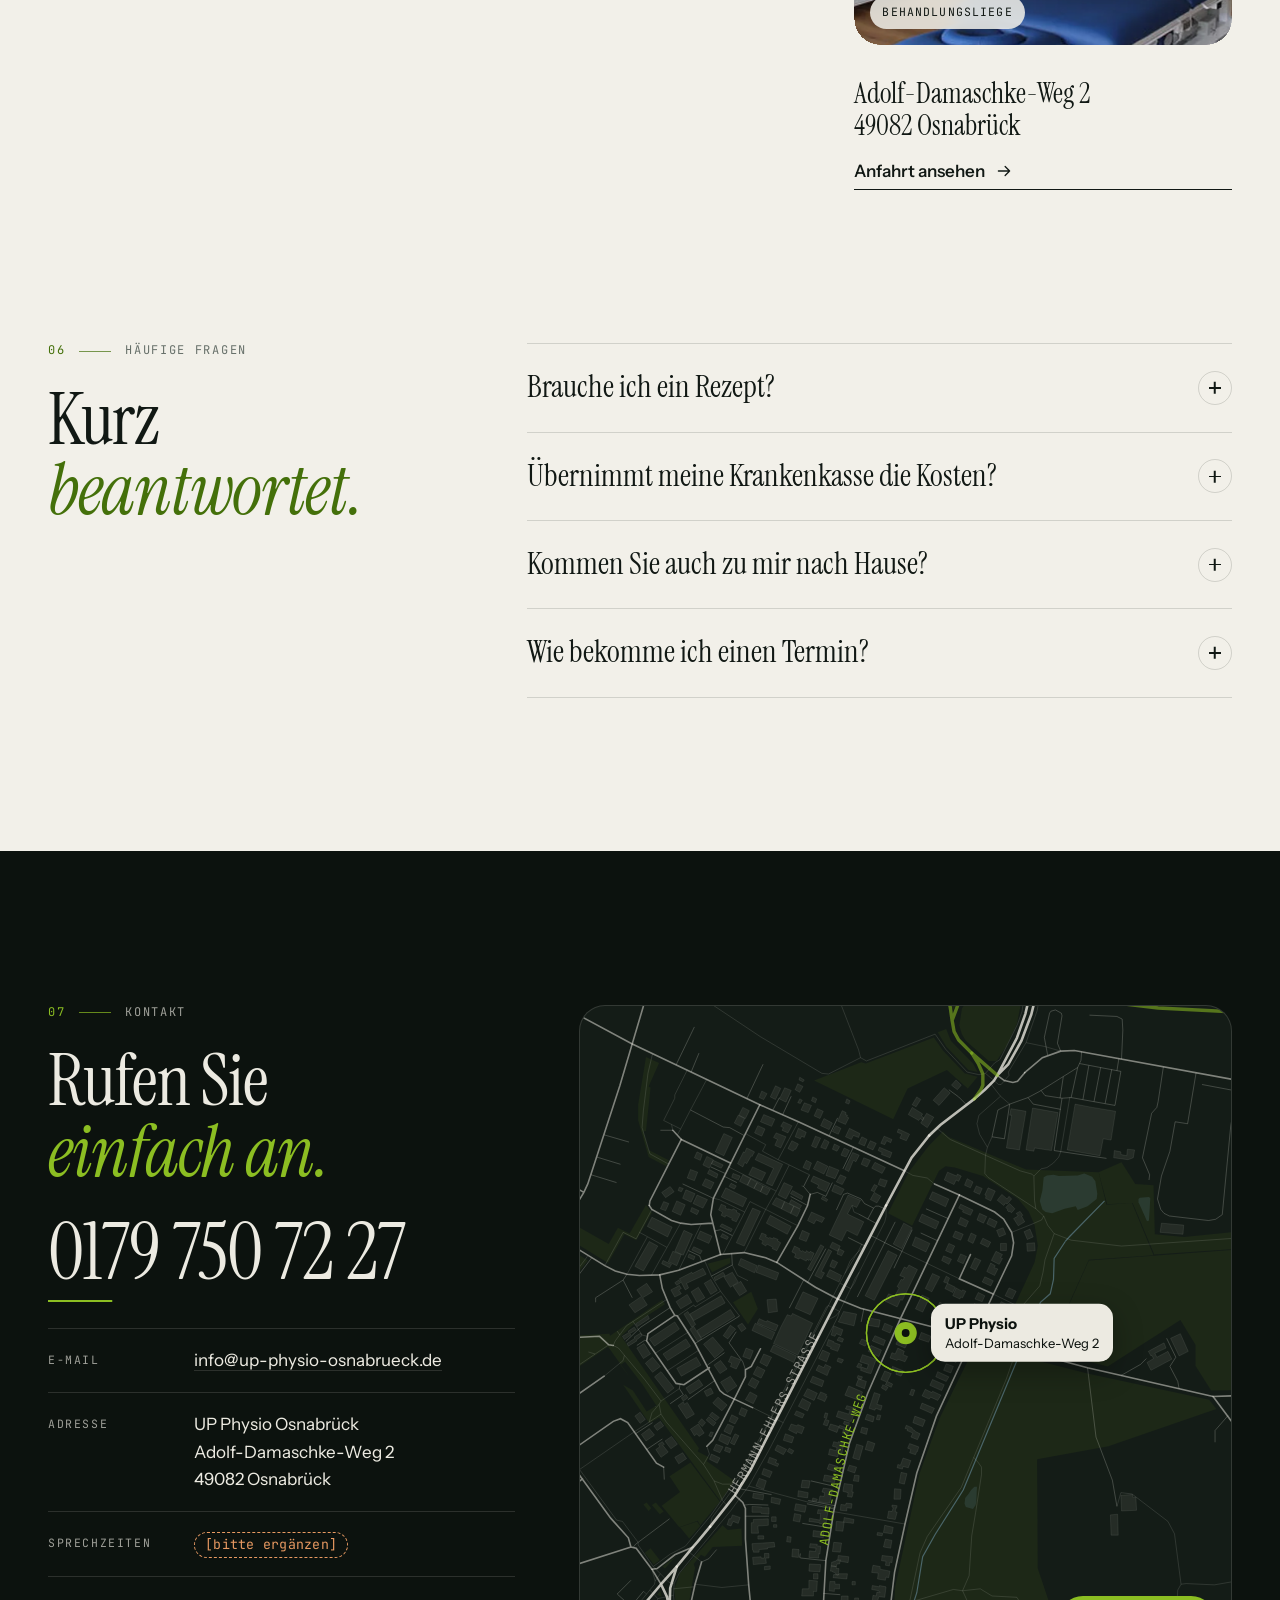
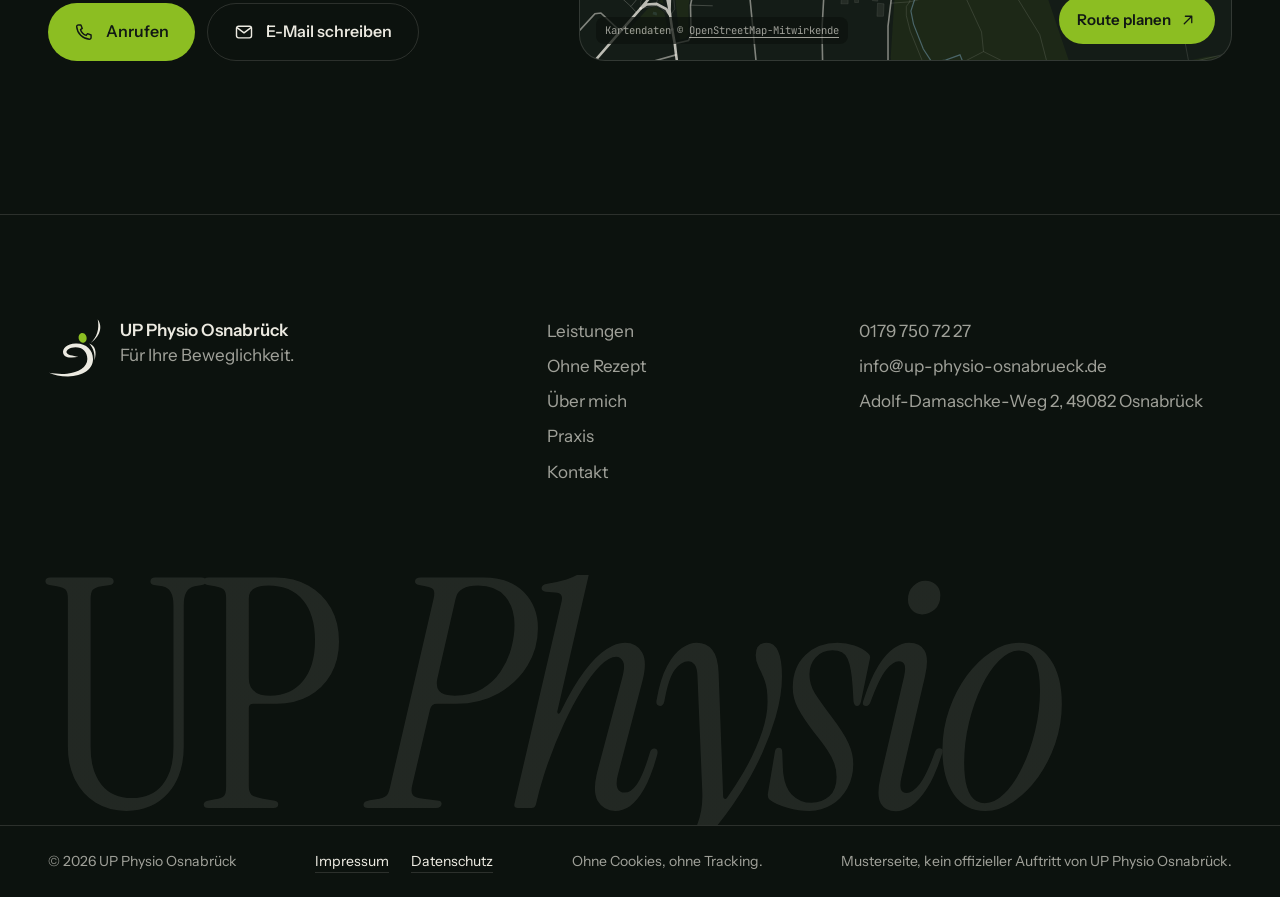
<file: up-physio/index.html>
<!doctype html>
<html lang="de">
<head>
<meta charset="utf-8">
<meta name="viewport" content="width=device-width, initial-scale=1, viewport-fit=cover">
<title>UP Physio Osnabrück – Physiotherapie in der Praxis, zu Hause und am Arbeitsplatz</title>
<meta name="description" content="Physiotherapie von Uta Pallutt in Osnabrück: Manuelle Therapie, Lymphdrainage, Bobath, Massage. In der Praxis, zu Hause oder am Arbeitsplatz – auch ohne Rezept.">
<!-- Muster-Entwurf: vor dem Livegang entfernen -->
<meta name="robots" content="noindex, nofollow">
<meta name="theme-color" content="#F2F0E9">
<link rel="icon" href="favicon.svg" type="image/svg+xml">
<meta property="og:type" content="website">
<meta property="og:locale" content="de_DE">
<meta property="og:site_name" content="UP Physio Osnabrück">
<meta property="og:title" content="UP Physio Osnabrück – Für Ihre Beweglichkeit">
<meta property="og:description" content="Ambulante und mobile Physiotherapie von Uta Pallutt: in der Praxis, bei Ihnen zu Hause oder am Arbeitsplatz. Auch ohne Rezept.">
<!-- Muster-Adresse: beim Livegang auf die eigene Domain umstellen -->
<meta property="og:url" content="https://madissna09-arch.github.io/testseiten-/up-physio/">
<meta property="og:image" content="https://madissna09-arch.github.io/testseiten-/up-physio/bilder/og.jpg">
<meta property="og:image:width" content="1200">
<meta property="og:image:height" content="630">
<meta name="twitter:card" content="summary_large_image">
<link rel="preload" href="fonts/instrument-serif-400.woff2" as="font" type="font/woff2" crossorigin>
<link rel="preload" href="fonts/instrument-serif-400-italic.woff2" as="font" type="font/woff2" crossorigin>
<link rel="preload" href="fonts/instrument-sans-var.woff2" as="font" type="font/woff2" crossorigin>
<link rel="stylesheet" href="style.css">
<script type="application/ld+json">
{
  "@context": "https://schema.org",
  "@type": "Physiotherapy",
  "@id": "https://up-physio-osnabrueck.de/#praxis",
  "name": "UP Physio Osnabrück",
  "slogan": "Für Ihre Beweglichkeit",
  "description": "Ambulante und mobile Physiotherapie in Osnabrück – in der Praxis, bei Ihnen zu Hause oder am Arbeitsplatz. Behandlung auch ohne Rezept.",
  "url": "https://up-physio-osnabrueck.de/",
  "telephone": "+49 179 7507227",
  "email": "info@up-physio-osnabrueck.de",
  "image": "https://up-physio-osnabrueck.de/bilder/praxis-raum.webp",
  "address": {
    "@type": "PostalAddress",
    "streetAddress": "Adolf-Damaschke-Weg 2",
    "postalCode": "49082",
    "addressLocality": "Osnabrück",
    "addressRegion": "Niedersachsen",
    "addressCountry": "DE"
  },
  "geo": { "@type": "GeoCoordinates", "latitude": 52.23965, "longitude": 8.03279 },
  "hasMap": "https://www.google.com/maps/search/?api=1&query=Adolf-Damaschke-Weg+2%2C+49082+Osnabr%C3%BCck",
  "areaServed": { "@type": "City", "name": "Osnabrück" },
  "founder": {
    "@type": "Person",
    "name": "Uta Pallutt",
    "jobTitle": "Physiotherapeutin, Sektorale Heilpraktikerin für Physiotherapie",
    "alumniOf": { "@type": "CollegeOrUniversity", "name": "Deutsche Hochschule für Körperkultur Leipzig" }
  },
  "hasOfferCatalog": {
    "@type": "OfferCatalog",
    "name": "Leistungen",
    "itemListElement": [
      { "@type": "Offer", "itemOffered": { "@type": "Service", "name": "Manuelle Therapie" } },
      { "@type": "Offer", "itemOffered": { "@type": "Service", "name": "Krankengymnastik" } },
      { "@type": "Offer", "itemOffered": { "@type": "Service", "name": "Krankengymnastik nach Bobath" } },
      { "@type": "Offer", "itemOffered": { "@type": "Service", "name": "Manuelle Lymphdrainage" } },
      { "@type": "Offer", "itemOffered": { "@type": "Service", "name": "Klassische Massage" } },
      { "@type": "Offer", "itemOffered": { "@type": "Service", "name": "Hot Stone Massage" } },
      { "@type": "Offer", "itemOffered": { "@type": "Service", "name": "Fußreflexzonentherapie" } },
      { "@type": "Offer", "itemOffered": { "@type": "Service", "name": "Schröpfen" } }
    ]
  }
}
</script>
</head>
<body>
<svg class="sprite" aria-hidden="true" focusable="false">
  <symbol id="i-mark" viewBox="78 -3 118 127">
    <path d="M142 79C130 82 113 82 110 72C107 62 118 52 136 51C158 50 173 64 173 84C173 106 152 120 120 121C104 121 90 118 80 113C92 115 104 116 118 115C142 113 161 101 161 84C161 69 151 59 136 59C124 59 116 65 117 70C118 75 130 77 142 79Z"/>
    <path d="M183 0C192 12 192 32 168 50C181 38 187 20 183 0Z"/>
    <path d="M165 51C177 55 182 68 176 87C177 74 175 62 165 51Z"/>
    <ellipse class="mark-head" cx="151" cy="39" rx="8.5" ry="10.5" transform="rotate(-12 151 39)"/>
  </symbol>
  <symbol id="i-phone" viewBox="0 0 24 24"><path fill="none" stroke="currentColor" stroke-width="1.7" stroke-linecap="round" stroke-linejoin="round" d="M5.2 3.5h3.1l1.6 4.2-2.1 1.5a11.3 11.3 0 0 0 6.9 6.9l1.5-2.1 4.3 1.6v3.1a2 2 0 0 1-2.1 2A16.6 16.6 0 0 1 3.2 5.6a2 2 0 0 1 2-2.1z"/></symbol>
  <symbol id="i-arrow" viewBox="0 0 24 24"><path fill="none" stroke="currentColor" stroke-width="1.7" stroke-linecap="round" stroke-linejoin="round" d="M4.5 12h15m-6-6 6 6-6 6"/></symbol>
  <symbol id="i-out" viewBox="0 0 24 24"><path fill="none" stroke="currentColor" stroke-width="1.7" stroke-linecap="round" stroke-linejoin="round" d="M7 17 17 7M8.5 7H17v8.5"/></symbol>
  <symbol id="i-mail" viewBox="0 0 24 24"><g fill="none" stroke="currentColor" stroke-width="1.7" stroke-linecap="round" stroke-linejoin="round"><rect x="3" y="5" width="18" height="14" rx="2.5"/><path d="m4 7 8 6 8-6"/></g></symbol>
  <symbol id="i-pin" viewBox="0 0 24 24"><g fill="none" stroke="currentColor" stroke-width="1.7" stroke-linecap="round" stroke-linejoin="round"><path d="M12 21s-6.8-6-6.8-11a6.8 6.8 0 0 1 13.6 0c0 5-6.8 11-6.8 11z"/><circle cx="12" cy="10" r="2.4"/></g></symbol>
</svg>

<a class="skip" href="#inhalt">Zum Inhalt springen</a>
<div class="progress" aria-hidden="true"></div>

<header class="nav" id="nav">
  <div class="nav__inner wrap">
    <a class="brand" href="#top" aria-label="UP Physio Osnabrück – zum Seitenanfang">
      <svg class="mark mark--draw" viewBox="78 -3 118 127" aria-hidden="true">
        <defs>
          <mask id="mkMask" maskUnits="userSpaceOnUse" x="60" y="-20" width="160" height="160">
            <path class="mk-stroke mk-s1" pathLength="1" d="M142 79C128 80 114 79 113 70C112 60 122 55 136 55C156 55 167 67 167 84C167 104 148 117 120 118C104 118 92 116 78 112"/>
            <path class="mk-stroke mk-s2" pathLength="1" d="M183 -2C189 14 189 30 168 50"/>
            <path class="mk-stroke mk-s3" pathLength="1" d="M165 51C175 58 179 70 176 89"/>
          </mask>
        </defs>
        <g mask="url(#mkMask)">
          <path d="M142 79C130 82 113 82 110 72C107 62 118 52 136 51C158 50 173 64 173 84C173 106 152 120 120 121C104 121 90 118 80 113C92 115 104 116 118 115C142 113 161 101 161 84C161 69 151 59 136 59C124 59 116 65 117 70C118 75 130 77 142 79Z"/>
          <path d="M183 0C192 12 192 32 168 50C181 38 187 20 183 0Z"/>
          <path d="M165 51C177 55 182 68 176 87C177 74 175 62 165 51Z"/>
        </g>
        <ellipse class="mark-head mk-head" cx="151" cy="39" rx="8.5" ry="10.5" transform="rotate(-12 151 39)"/>
      </svg>
      <span class="brand__text"><span class="brand__name"><b>UP</b> Physio</span><span class="brand__sub">Osnabrück</span></span>
    </a>
    <nav class="nav__links" aria-label="Hauptnavigation">
      <a href="#leistungen">Leistungen</a>
      <a href="#ohne-rezept">Ohne Rezept</a>
      <a href="#ueber-mich">Über mich</a>
      <a href="#praxis">Praxis</a>
      <a href="#kontakt">Kontakt</a>
    </nav>
    <a class="nav__call" href="tel:+491797507227" aria-label="Anrufen: 0179 750 72 27">
      <svg aria-hidden="true"><use href="#i-phone"/></svg><span class="nowrap">0179 750 72 27</span>
    </a>
    <button class="nav__burger" type="button" aria-expanded="false" aria-controls="menu" aria-label="Menü öffnen"><span></span><span></span></button>
  </div>
</header>

<div class="menu" id="menu" aria-hidden="true" inert>
  <nav class="menu__links" aria-label="Menü">
    <a href="#leistungen" style="--i:0"><span>01</span>Leistungen</a>
    <a href="#ohne-rezept" style="--i:1"><span>02</span>Ohne Rezept</a>
    <a href="#ueber-mich" style="--i:2"><span>03</span>Über mich</a>
    <a href="#praxis" style="--i:3"><span>04</span>Praxis</a>
    <a href="#kontakt" style="--i:4"><span>05</span>Kontakt</a>
  </nav>
  <div class="menu__foot">
    <a class="btn btn--lime" href="tel:+491797507227"><svg aria-hidden="true"><use href="#i-phone"/></svg>0179 750 72 27</a>
    <p>Adolf-Damaschke-Weg 2 · 49082 Osnabrück</p>
  </div>
</div>

<main id="inhalt">

  <!-- HERO -->
  <section class="hero" id="top" aria-labelledby="hero-title">
    <canvas class="hero__canvas" aria-hidden="true"></canvas>
    <div class="hero__inner wrap">
      <!-- Musterhinweis: vor dem Livegang entfernen -->
      <p class="muster-hint"><b>Musterseite</b><span>Kein offizieller Auftritt<span class="muster-hint__long"> von UP Physio Osnabrück</span></span></p>
      <p class="kicker hero__kicker"><span class="pulse-dot" aria-hidden="true"></span>Physiotherapie in Osnabrück</p>
      <h1 class="hero__title" id="hero-title">
        <span class="ln"><span>Für Ihre</span></span>
        <span class="ln"><em>Beweglichkeit.</em></span>
      </h1>
      <p class="hero__lead">Ambulante und mobile Physiotherapie von Uta Pallutt – in meiner Praxis, bei Ihnen zu Hause oder an Ihrem Arbeitsplatz.</p>
      <div class="hero__cta">
        <a class="btn btn--primary" href="tel:+491797507227">
          <svg aria-hidden="true"><use href="#i-phone"/></svg>
          <span>Termin anfragen</span>
          <span class="btn__num nowrap">0179 750 72 27</span>
        </a>
        <a class="btn btn--ghost" href="#leistungen"><span>Leistungen ansehen</span><svg aria-hidden="true"><use href="#i-arrow"/></svg></a>
      </div>
      <ul class="hero__facts">
        <li><span class="fact__k">Privatrezept</span><span class="fact__v">Erstattung über die private Krankenkasse</span></li>
        <li><span class="fact__k">Ohne Rezept</span><span class="fact__v">als Sektorale Heilpraktikerin für Physiotherapie</span></li>
        <li><span class="fact__k">Mobil</span><span class="fact__v">Hausbesuch und Behandlung am Arbeitsplatz</span></li>
      </ul>
    </div>
    <div class="hero__scroll" aria-hidden="true"><span>Scrollen</span><i></i></div>
  </section>

  <!-- BAND -->
  <div class="band" aria-hidden="true">
    <div class="band__track">
      <span class="band__item">Manuelle Therapie</span><span class="band__item">Krankengymnastik</span><span class="band__item">Bobath</span><span class="band__item">Manuelle Lymphdrainage</span><span class="band__item">Klassische Massage</span><span class="band__item">Hot Stone</span><span class="band__item">Fußreflexzonen</span><span class="band__item">Schröpfen</span>
      <span class="band__item">Manuelle Therapie</span><span class="band__item">Krankengymnastik</span><span class="band__item">Bobath</span><span class="band__item">Manuelle Lymphdrainage</span><span class="band__item">Klassische Massage</span><span class="band__item">Hot Stone</span><span class="band__item">Fußreflexzonen</span><span class="band__item">Schröpfen</span>
    </div>
  </div>

  <!-- 01 SO ARBEITE ICH -->
  <section class="sec orte" id="so-arbeite-ich" aria-labelledby="orte-title">
    <div class="wrap">
      <header class="sec__head">
        <p class="kicker" data-reveal><span class="num">01</span>So arbeite ich</p>
        <h2 class="h2" id="orte-title" data-reveal style="--i:1">Behandlung dort, <em>wo sie passt.</em></h2>
        <p class="sec__lead" data-reveal style="--i:2">Ich stelle für Sie ein individuelles Behandlungsprogramm zusammen – abgestimmt auf Ihre Person und Ihren Befund. Ziel ist, Ihren Gesundheitszustand, Ihr Wohlbefinden und Ihre Lebensqualität zu verbessern.</p>
      </header>

      <div class="places">
        <div class="places__route" aria-hidden="true"><i class="places__runner"></i></div>
        <article class="place" data-reveal style="--i:0">
          <div class="place__icon">
            <svg viewBox="0 0 72 72" aria-hidden="true">
              <rect class="draw" pathLength="1" x="8" y="33" width="56" height="7" rx="3.5"/>
              <path class="draw" pathLength="1" d="M12 33c0-3.2 2-5.2 5-5.2h6.5c3 0 4.5 2 4.5 5.2"/>
              <path class="draw" pathLength="1" d="M21 40l27 17M48 40 21 57"/>
              <path class="draw" pathLength="1" d="M14 58.5h44"/>
              <circle class="draw" pathLength="1" cx="17" cy="62.5" r="2.2"/>
              <circle class="draw" pathLength="1" cx="55" cy="62.5" r="2.2"/>
            </svg>
          </div>
          <p class="place__k">Ort 1</p>
          <h3>In der Praxis</h3>
          <p>In meiner Praxis im Adolf-Damaschke-Weg 2 in Osnabrück.</p>
        </article>
        <article class="place" data-reveal style="--i:1">
          <div class="place__icon">
            <svg viewBox="0 0 72 72" aria-hidden="true">
              <path class="draw" pathLength="1" d="M9 33 36 11l27 22"/>
              <path class="draw" pathLength="1" d="M16 28v32h40V28"/>
              <path class="draw" pathLength="1" d="M31 60V46h10v14"/>
              <path class="draw" pathLength="1" d="M21 36h7v7h-7z"/>
              <path class="draw" pathLength="1" d="M47 21v-8h6v13"/>
            </svg>
          </div>
          <p class="place__k">Ort 2</p>
          <h3>Bei Ihnen zu Hause</h3>
          <p>Mobile Physiotherapie in Ihrer gewohnten Umgebung.</p>
        </article>
        <article class="place" data-reveal style="--i:2">
          <div class="place__icon">
            <svg viewBox="0 0 72 72" aria-hidden="true">
              <rect class="draw" pathLength="1" x="17" y="13" width="38" height="25" rx="2.5"/>
              <path class="draw draw--lime" pathLength="1" d="M24 31l7-6 6 4 9-9"/>
              <path class="draw" pathLength="1" d="M36 38v8m-8 0h16"/>
              <path class="draw" pathLength="1" d="M7 51h58"/>
              <path class="draw" pathLength="1" d="M12 51v12m48-12v12"/>
            </svg>
          </div>
          <p class="place__k">Ort 3</p>
          <h3>An Ihrem Arbeitsplatz</h3>
          <p>Behandlung direkt dort, wo Sie arbeiten.</p>
        </article>
      </div>
    </div>
  </section>

  <!-- 02 OHNE REZEPT -->
  <section class="sec rezept" id="ohne-rezept" aria-labelledby="rezept-title">
    <div class="wrap">
      <header class="sec__head">
        <p class="kicker" data-reveal><span class="num">02</span>Direkt zu mir</p>
        <h2 class="h2" id="rezept-title" data-reveal style="--i:1">Auch ohne Rezept. <em>Ohne Umweg.</em></h2>
        <p class="sec__lead" data-reveal style="--i:2">Als Sektorale Heilpraktikerin für Physiotherapie bin ich nicht ärztlich weisungsgebunden. Ich darf im Bereich der Physiotherapie eigenverantwortlich befunden und Sie unverzüglich behandeln – auch ganz ohne ärztliche Verordnung.</p>
      </header>

      <div class="rezept__scroll">
        <div class="rezept__stage" aria-hidden="true">
          <svg class="spine" viewBox="0 0 400 640"></svg>
          <p class="spine__cap"><span class="spine__no">01</span><span class="spine__of">/ 03</span><span class="spine__label">Ihr Anruf</span></p>
        </div>
        <ol class="steps">
          <li class="step is-active">
            <span class="step__num">01</span>
            <h3>Anrufen</h3>
            <p>Sie rufen an oder schreiben eine E-Mail und schildern kurz Ihr Anliegen. Wir vereinbaren einen Termin – in der Praxis, bei Ihnen zu Hause oder am Arbeitsplatz.</p>
          </li>
          <li class="step">
            <span class="step__num">02</span>
            <h3>Befund</h3>
            <p>Am Anfang steht die Befundaufnahme: aktive und passive Bewegungen, Muskel- und Nerventests. So wird sichtbar, wo es hakt.</p>
          </li>
          <li class="step">
            <span class="step__num">03</span>
            <h3>Behandlung</h3>
            <p>Danach behandle ich Sie entsprechend Ihres Befundes – mit einem Programm, das zu Ihnen passt.</p>
          </li>
        </ol>
      </div>

      <div class="kasse">
        <div class="kasse__box" data-reveal>
          <p class="kasse__k">Privat versichert?</p>
          <p>Alle Behandlungen können durch Rezepte der privaten Krankenkassen getragen werden. Für die Erstattung bei Ihrer privaten Krankenkasse benötigen Sie eine ärztliche Verordnung (Privatrezept).</p>
        </div>
        <div class="kasse__box" data-reveal style="--i:1">
          <p class="kasse__k">Kein Rezept?</p>
          <p>Sehr gern behandle ich Sie auch ohne Rezept. Rufen Sie einfach an – wir klären alles Weitere am Telefon.</p>
        </div>
      </div>
    </div>
  </section>

  <!-- 03 LEISTUNGEN -->
  <section class="sec leistungen" id="leistungen" aria-labelledby="leistungen-title">
    <div class="wrap">
      <header class="sec__head">
        <p class="kicker" data-reveal><span class="num">03</span>Leistungen</p>
        <h2 class="h2" id="leistungen-title" data-reveal style="--i:1">Acht Behandlungen, <em>ein Ziel.</em></h2>
        <p class="sec__lead" data-reveal style="--i:2">Welche Behandlung zu Ihnen passt, ergibt sich aus dem Befund. Hier ein Überblick.</p>
      </header>

      <div class="svc">
        <ol class="svc__list">

          <li class="svc__item is-active is-open" data-tag="Wirbelsäule · Gelenke">
            <h3 class="svc__h"><button class="svc__head" type="button" aria-expanded="true" aria-controls="svc-1">
              <span class="svc__num">01</span><span class="svc__title">Manuelle Therapie</span><span class="svc__tag">Wirbelsäule · Gelenke</span><span class="svc__plus" aria-hidden="true"></span>
            </button></h3>
            <div class="svc__body" id="svc-1"><div class="svc__inner">
              <div class="svc__glyph">
                <svg class="glyph g-joint" viewBox="0 0 200 200" aria-hidden="true">
                  <g class="s faint">
                    <path d="M133.4 170.9A82 82 0 0 1 66.6 170.9" stroke-dasharray="2 4"/>
                    <path d="M135.8 176.4l2 4.6M124.3 180.6l1.3 4.8M112.2 183.1l.7 5M100 184v5M87.8 183.1l-.7 5M75.7 180.6l-1.3 4.8M64.2 176.4l-2 4.6"/>
                  </g>
                  <path class="s lime-s g-joint__arc" pathLength="1" d="M133.4 170.9A82 82 0 0 1 66.6 170.9"/>
                  <path class="sf" d="M94 30C88 30 86 22 92 19C95 17.5 98 19 100 21C102 19 105 17.5 108 19C114 22 112 30 106 30L106 78C114 80 116 90 109 93C105 95 102 92 100 92C98 92 95 95 91 93C84 90 86 80 94 78Z"/>
                  <g class="g-joint__swing">
                    <path class="sf" d="M90 104C90 99 110 99 110 104C110 108 106 110 106 112L106 160C112 162 114 170 108 173C105 175 102 172 100 172C98 172 95 175 92 173C86 170 88 162 94 160L94 112C94 110 90 108 90 104Z"/>
                  </g>
                  <circle class="lime" cx="100" cy="96.5" r="3.2"/>
                </svg>
              </div>
              <p>Behandlung von Funktionsstörungen an Wirbelsäule und Gelenken. Am Anfang steht ein genauer Befund aus aktiven und passiven Bewegungen sowie Muskel- und Nerventests. Ziel ist, Störungen am Haltungs- und Bewegungsapparat zu finden und zu beheben.</p>
            </div></div>
          </li>

          <li class="svc__item" data-tag="Aktive und passive Übungen">
            <h3 class="svc__h"><button class="svc__head" type="button" aria-expanded="false" aria-controls="svc-2">
              <span class="svc__num">02</span><span class="svc__title">Krankengymnastik</span><span class="svc__tag">Übungen · Bewegung</span><span class="svc__plus" aria-hidden="true"></span>
            </button></h3>
            <div class="svc__body" id="svc-2"><div class="svc__inner">
              <div class="svc__glyph">
                <svg class="glyph g-arcmove" viewBox="0 0 200 200" aria-hidden="true">
                  <path class="s faint" d="M30 150A70 70 0 0 1 170 150" stroke-dasharray="2 5"/>
                  <path class="s faint" d="M58 150A42 42 0 0 1 142 150" stroke-dasharray="2 5"/>
                  <path class="s" d="M16 150h168"/>
                  <path class="s faint" d="M30 150v7M100 150v7M170 150v7M58 150v4M142 150v4"/>
                  <circle class="lime" r="5" opacity=".18"><animateMotion dur="3.6s" begin="-.3s" repeatCount="indefinite" path="M30 150A70 70 0 0 1 170 150" keyPoints="0;1;0" keyTimes="0;.5;1" calcMode="spline" keySplines=".6 0 .4 1;.6 0 .4 1"/></circle>
                  <circle class="lime" r="6.5" opacity=".38"><animateMotion dur="3.6s" begin="-.15s" repeatCount="indefinite" path="M30 150A70 70 0 0 1 170 150" keyPoints="0;1;0" keyTimes="0;.5;1" calcMode="spline" keySplines=".6 0 .4 1;.6 0 .4 1"/></circle>
                  <circle class="lime ink-s" r="9"><animateMotion dur="3.6s" begin="0s" repeatCount="indefinite" path="M30 150A70 70 0 0 1 170 150" keyPoints="0;1;0" keyTimes="0;.5;1" calcMode="spline" keySplines=".6 0 .4 1;.6 0 .4 1"/></circle>
                  <circle class="ink" r="4"><animateMotion dur="3.6s" begin="0s" repeatCount="indefinite" path="M58 150A42 42 0 0 1 142 150" keyPoints="1;0;1" keyTimes="0;.5;1" calcMode="spline" keySplines=".6 0 .4 1;.6 0 .4 1"/></circle>
                </svg>
              </div>
              <p>Gezielte aktive und passive Übungen. Ziel ist, Bewegungseinschränkungen im Halte- und Bewegungsapparat sowie muskuläre Dysbalancen zu beheben.</p>
            </div></div>
          </li>

          <li class="svc__item" data-tag="Neurologie · Koordination">
            <h3 class="svc__h"><button class="svc__head" type="button" aria-expanded="false" aria-controls="svc-3">
              <span class="svc__num">03</span><span class="svc__title">Krankengymnastik nach Bobath</span><span class="svc__tag">Neurologie · Koordination</span><span class="svc__plus" aria-hidden="true"></span>
            </button></h3>
            <div class="svc__body" id="svc-3"><div class="svc__inner">
              <div class="svc__glyph">
                <svg class="glyph g-neuro" viewBox="0 0 200 200" aria-hidden="true">
                  <g class="s faint">
                    <path d="M42 62l-14-12M42 62l-18 4M160 66l16-10M160 66l18 8M38 150l-16 6M38 150l-6 16M100 168l-8 16M100 168l10 16M98 38l-4-18M98 38l12-16"/>
                  </g>
                  <g class="s">
                    <path d="M42 62Q66 40 98 38"/><path d="M98 38Q132 44 160 66"/><path d="M42 62Q50 92 70 118"/><path d="M98 38Q80 76 70 118"/><path d="M98 38Q122 76 134 122"/><path d="M160 66Q152 96 134 122"/><path d="M70 118Q102 128 134 122"/><path d="M70 118Q50 128 38 150"/><path d="M70 118Q78 148 100 168"/><path d="M134 122Q122 152 100 168"/>
                  </g>
                  <circle class="ring-pulse" cx="98" cy="38" r="12"/><circle class="ring-pulse rp2" cx="134" cy="122" r="12"/><circle class="ring-pulse rp3" cx="70" cy="118" r="12"/>
                  <g class="sf node">
                    <circle cx="42" cy="62" r="6.5"/><circle cx="98" cy="38" r="7.5"/><circle cx="160" cy="66" r="6.5"/><circle cx="70" cy="118" r="7.5"/><circle cx="134" cy="122" r="7.5"/><circle cx="100" cy="168" r="6.5"/><circle cx="38" cy="150" r="6"/>
                  </g>
                  <circle class="lime" r="4"><animateMotion dur="3.2s" repeatCount="indefinite" path="M42 62Q66 40 98 38Q122 76 134 122Q122 152 100 168"/></circle>
                  <circle class="lime" r="4"><animateMotion dur="3.2s" begin="-1.1s" repeatCount="indefinite" path="M38 150Q50 128 70 118Q102 128 134 122Q152 96 160 66"/></circle>
                  <circle class="lime" r="4"><animateMotion dur="3.2s" begin="-2.2s" repeatCount="indefinite" path="M160 66Q132 44 98 38Q80 76 70 118Q78 148 100 168"/></circle>
                </svg>
              </div>
              <p>Krankengymnastik auf neurophysiologischer Grundlage bei neurologischen Erkrankungen. Über gezielten Druck und Zug werden Gelenke, Muskeln und Hautrezeptoren aktiviert, um physiologische Bewegungsabläufe zu erarbeiten – etwa zur Verbesserung der Koordination und zur Regulierung des Muskeltonus.</p>
            </div></div>
          </li>

          <li class="svc__item" data-tag="Lymphe · Gewebeflüssigkeit">
            <h3 class="svc__h"><button class="svc__head" type="button" aria-expanded="false" aria-controls="svc-4">
              <span class="svc__num">04</span><span class="svc__title">Manuelle Lymphdrainage</span><span class="svc__tag">Lymphe · Gewebe</span><span class="svc__plus" aria-hidden="true"></span>
            </button></h3>
            <div class="svc__body" id="svc-4"><div class="svc__inner">
              <div class="svc__glyph">
                <svg class="glyph g-lymph" viewBox="0 0 200 200" aria-hidden="true">
                  <g class="s faint"><path d="M40 150 22 140M58 120 40 108M160 150l18-10M142 120l18-12M100 150l-14 8M100 120l14 6"/></g>
                  <g class="s">
                    <path d="M22 182C40 150 62 112 88 72"/><path d="M100 190C97 156 103 116 100 77"/><path d="M178 182C160 150 138 112 112 72"/><path d="M24 112C50 102 68 90 86 70"/><path d="M176 112C150 102 132 90 114 70"/><path d="M100 51.5C100 40 106 30 112 16"/>
                  </g>
                  <ellipse class="sf" cx="100" cy="64" rx="17" ry="12.5"/>
                  <ellipse class="s faint" cx="100" cy="64" rx="8" ry="5"/>
                  <g class="lime flow">
                    <circle r="2.8"><animateMotion dur="3.6s" repeatCount="indefinite" path="M22 182C40 150 62 112 88 72"/><animate attributeName="opacity" dur="3.6s" repeatCount="indefinite" values="0;1;1;0" keyTimes="0;.15;.85;1"/></circle>
                    <circle r="2.8"><animateMotion dur="3.6s" begin="-1.8s" repeatCount="indefinite" path="M22 182C40 150 62 112 88 72"/><animate attributeName="opacity" dur="3.6s" begin="-1.8s" repeatCount="indefinite" values="0;1;1;0" keyTimes="0;.15;.85;1"/></circle>
                    <circle r="2.8"><animateMotion dur="3.2s" begin="-.6s" repeatCount="indefinite" path="M100 190C97 156 103 116 100 77"/><animate attributeName="opacity" dur="3.2s" begin="-.6s" repeatCount="indefinite" values="0;1;1;0" keyTimes="0;.15;.85;1"/></circle>
                    <circle r="2.8"><animateMotion dur="3.2s" begin="-2.2s" repeatCount="indefinite" path="M100 190C97 156 103 116 100 77"/><animate attributeName="opacity" dur="3.2s" begin="-2.2s" repeatCount="indefinite" values="0;1;1;0" keyTimes="0;.15;.85;1"/></circle>
                    <circle r="2.8"><animateMotion dur="3.6s" begin="-1.2s" repeatCount="indefinite" path="M178 182C160 150 138 112 112 72"/><animate attributeName="opacity" dur="3.6s" begin="-1.2s" repeatCount="indefinite" values="0;1;1;0" keyTimes="0;.15;.85;1"/></circle>
                    <circle r="2.8"><animateMotion dur="3.6s" begin="-3s" repeatCount="indefinite" path="M178 182C160 150 138 112 112 72"/><animate attributeName="opacity" dur="3.6s" begin="-3s" repeatCount="indefinite" values="0;1;1;0" keyTimes="0;.15;.85;1"/></circle>
                    <circle r="2.4"><animateMotion dur="2.8s" begin="-.9s" repeatCount="indefinite" path="M24 112C50 102 68 90 86 70"/><animate attributeName="opacity" dur="2.8s" begin="-.9s" repeatCount="indefinite" values="0;1;1;0" keyTimes="0;.15;.85;1"/></circle>
                    <circle r="2.4"><animateMotion dur="2.8s" begin="-2.1s" repeatCount="indefinite" path="M176 112C150 102 132 90 114 70"/><animate attributeName="opacity" dur="2.8s" begin="-2.1s" repeatCount="indefinite" values="0;1;1;0" keyTimes="0;.15;.85;1"/></circle>
                    <circle r="2.6"><animateMotion dur="2.4s" begin="-.4s" repeatCount="indefinite" path="M100 51.5C100 40 106 30 112 16"/><animate attributeName="opacity" dur="2.4s" begin="-.4s" repeatCount="indefinite" values="0;1;1;0" keyTimes="0;.2;.8;1"/></circle>
                  </g>
                </svg>
              </div>
              <p>Sanfte, langsame Griffe an der Körperoberfläche regen die Lymphzirkulation an und fördern den Abtransport von Gewebeflüssigkeit. Behandelt wird entlang des natürlichen Abflusses der Lymphgefäße.</p>
            </div></div>
          </li>

          <li class="svc__item" data-tag="Muskulatur · Entspannung">
            <h3 class="svc__h"><button class="svc__head" type="button" aria-expanded="false" aria-controls="svc-5">
              <span class="svc__num">05</span><span class="svc__title">Klassische Massage</span><span class="svc__tag">Muskulatur · Entspannung</span><span class="svc__plus" aria-hidden="true"></span>
            </button></h3>
            <div class="svc__body" id="svc-5"><div class="svc__inner">
              <div class="svc__glyph">
                <svg class="glyph g-wave" viewBox="0 0 200 200" aria-hidden="true">
                  <g class="s">
                    <path d="M28 64C40 57 52 57 64 64C76 71 88 71 100 64C112 57 124 57 136 64C148 71 160 71 172 64"><animate attributeName="d" dur="5.2s" repeatCount="indefinite" calcMode="spline" keyTimes="0;.45;.6;1" keySplines=".6 0 .4 1;0 0 1 1;.6 0 .4 1" values="M28 64C40 57 52 57 64 64C76 71 88 71 100 64C112 57 124 57 136 64C148 71 160 71 172 64;M28 64C40 64 52 64 64 64C76 64 88 64 100 64C112 64 124 64 136 64C148 64 160 64 172 64;M28 64C40 64 52 64 64 64C76 64 88 64 100 64C112 64 124 64 136 64C148 64 160 64 172 64;M28 64C40 57 52 57 64 64C76 71 88 71 100 64C112 57 124 57 136 64C148 71 160 71 172 64"/></path>
                    <path d="M28 84C40 91 52 91 64 84C76 77 88 77 100 84C112 91 124 91 136 84C148 77 160 77 172 84"><animate attributeName="d" dur="5.2s" repeatCount="indefinite" calcMode="spline" keyTimes="0;.45;.6;1" keySplines=".6 0 .4 1;0 0 1 1;.6 0 .4 1" values="M28 84C40 91 52 91 64 84C76 77 88 77 100 84C112 91 124 91 136 84C148 77 160 77 172 84;M28 84C40 84 52 84 64 84C76 84 88 84 100 84C112 84 124 84 136 84C148 84 160 84 172 84;M28 84C40 84 52 84 64 84C76 84 88 84 100 84C112 84 124 84 136 84C148 84 160 84 172 84;M28 84C40 91 52 91 64 84C76 77 88 77 100 84C112 91 124 91 136 84C148 77 160 77 172 84"/></path>
                    <path d="M28 104C40 97 52 97 64 104C76 111 88 111 100 104C112 97 124 97 136 104C148 111 160 111 172 104"><animate attributeName="d" dur="5.2s" repeatCount="indefinite" calcMode="spline" keyTimes="0;.45;.6;1" keySplines=".6 0 .4 1;0 0 1 1;.6 0 .4 1" values="M28 104C40 97 52 97 64 104C76 111 88 111 100 104C112 97 124 97 136 104C148 111 160 111 172 104;M28 104C40 104 52 104 64 104C76 104 88 104 100 104C112 104 124 104 136 104C148 104 160 104 172 104;M28 104C40 104 52 104 64 104C76 104 88 104 100 104C112 104 124 104 136 104C148 104 160 104 172 104;M28 104C40 97 52 97 64 104C76 111 88 111 100 104C112 97 124 97 136 104C148 111 160 111 172 104"/></path>
                    <path d="M28 124C40 131 52 131 64 124C76 117 88 117 100 124C112 131 124 131 136 124C148 117 160 117 172 124"><animate attributeName="d" dur="5.2s" repeatCount="indefinite" calcMode="spline" keyTimes="0;.45;.6;1" keySplines=".6 0 .4 1;0 0 1 1;.6 0 .4 1" values="M28 124C40 131 52 131 64 124C76 117 88 117 100 124C112 131 124 131 136 124C148 117 160 117 172 124;M28 124C40 124 52 124 64 124C76 124 88 124 100 124C112 124 124 124 136 124C148 124 160 124 172 124;M28 124C40 124 52 124 64 124C76 124 88 124 100 124C112 124 124 124 136 124C148 124 160 124 172 124;M28 124C40 131 52 131 64 124C76 117 88 117 100 124C112 131 124 131 136 124C148 117 160 117 172 124"/></path>
                    <path d="M28 144C40 137 52 137 64 144C76 151 88 151 100 144C112 137 124 137 136 144C148 151 160 151 172 144"><animate attributeName="d" dur="5.2s" repeatCount="indefinite" calcMode="spline" keyTimes="0;.45;.6;1" keySplines=".6 0 .4 1;0 0 1 1;.6 0 .4 1" values="M28 144C40 137 52 137 64 144C76 151 88 151 100 144C112 137 124 137 136 144C148 151 160 151 172 144;M28 144C40 144 52 144 64 144C76 144 88 144 100 144C112 144 124 144 136 144C148 144 160 144 172 144;M28 144C40 144 52 144 64 144C76 144 88 144 100 144C112 144 124 144 136 144C148 144 160 144 172 144;M28 144C40 137 52 137 64 144C76 151 88 151 100 144C112 137 124 137 136 144C148 151 160 151 172 144"/></path>
                  </g>
                  <g>
                    <circle class="lime-soft ink-s" r="15"/><circle class="ink" r="3"/>
                    <animateMotion dur="5.2s" repeatCount="indefinite" path="M36 104H164" keyPoints="0;1;1;0;0" keyTimes="0;.45;.55;.92;1" calcMode="linear"/>
                    <animate attributeName="opacity" dur="5.2s" repeatCount="indefinite" values="1;1;0;0;1" keyTimes="0;.45;.52;.94;1"/>
                  </g>
                </svg>
              </div>
              <p>Eine sehr entspannende Behandlung: Beanspruchte Muskulatur wird gelockert, die Haut erwärmt sich – das tut dem Wohlbefinden gut.</p>
            </div></div>
          </li>

          <li class="svc__item" data-tag="Wärme · ca. 55 °C">
            <h3 class="svc__h"><button class="svc__head" type="button" aria-expanded="false" aria-controls="svc-6">
              <span class="svc__num">06</span><span class="svc__title">Hot Stone Massage</span><span class="svc__tag">Wärme · Basaltsteine</span><span class="svc__plus" aria-hidden="true"></span>
            </button></h3>
            <div class="svc__body" id="svc-6"><div class="svc__inner">
              <div class="svc__glyph">
                <svg class="glyph g-stone" viewBox="0 0 200 200" aria-hidden="true">
                  <g class="s heat">
                    <path class="h1" d="M84 82C78 72 90 64 84 54C78 44 90 36 84 26"/>
                    <path class="h2" d="M100 78C94 68 106 60 100 50C94 40 106 32 100 22"/>
                    <path class="h3" d="M116 82C110 72 122 64 116 54C110 44 122 36 116 26"/>
                  </g>
                  <path class="stone" d="M52 160C52 146 80 138 104 139C130 140 150 148 149 160C148 172 124 178 100 178C74 178 52 172 52 160Z"/>
                  <path class="stone" d="M64 129C66 118 86 112 102 113C120 114 136 120 135 130C134 140 118 145 100 145C82 145 63 140 64 129Z"/>
                  <path class="stone" d="M78 101C80 92 92 88 102 89C114 90 124 95 122 104C120 112 110 116 100 116C88 116 77 110 78 101Z"/>
                  <path class="s stone-hi" d="M90 96C95 93 102 92 108 93M76 122C84 118 96 116 106 117M66 150C78 145 92 143 108 144"/>
                  <path class="s faint" d="M131 48h17"/>
                  <text class="mono" x="152" y="52">ca. 55 °C</text>
                </svg>
              </div>
              <p>Statt der Hände arbeiten ca. 55 Grad warme Basaltsteine – mal mit der ganzen Fläche, mal mit der Kante, um Muskelverhärtungen punktuell zu lösen. Die Wärme dringt tief ein und wirkt entspannend.</p>
            </div></div>
          </li>

          <li class="svc__item" data-tag="Druck · Fußareale">
            <h3 class="svc__h"><button class="svc__head" type="button" aria-expanded="false" aria-controls="svc-7">
              <span class="svc__num">07</span><span class="svc__title">Fußreflexzonentherapie</span><span class="svc__tag">Druck · Fußareale</span><span class="svc__plus" aria-hidden="true"></span>
            </button></h3>
            <div class="svc__body" id="svc-7"><div class="svc__inner">
              <div class="svc__glyph">
                <svg class="glyph g-foot" viewBox="0 0 200 200" aria-hidden="true">
                  <path class="sf" d="M100 188C82 188 72 175 72 158C72 140 79 128 79 112C79 96 68 86 70 72C72 60 85 54 101 54C119 54 132 61 134 75C136 92 128 103 128 118C128 134 134 147 132 163C130 179 117 188 100 188Z"/>
                  <g class="sf"><ellipse cx="84" cy="38" rx="10" ry="12.5" transform="rotate(-8 84 38)"/><ellipse cx="103" cy="33" rx="6.5" ry="8.5"/><ellipse cx="117" cy="37" rx="6" ry="7.5"/><ellipse cx="128.5" cy="44" rx="5.2" ry="6.5"/><ellipse cx="137.5" cy="53" rx="4.6" ry="5.6"/></g>
                  <g class="s faint" stroke-dasharray="2 4"><path d="M77 86h55M79 110h50M76 136h55M75 160h57"/></g>
                  <g class="zones">
                    <circle cx="90" cy="70" r="4.2" style="--z:0"/><circle cx="104" cy="68" r="4.2" style="--z:1"/><circle cx="118" cy="73" r="4.2" style="--z:2"/><circle cx="93" cy="97" r="4.2" style="--z:3"/><circle cx="109" cy="98" r="4.2" style="--z:4"/><circle cx="98" cy="122" r="4.2" style="--z:5"/><circle cx="113" cy="124" r="4.2" style="--z:6"/><circle cx="96" cy="148" r="4.2" style="--z:7"/><circle cx="112" cy="150" r="4.2" style="--z:8"/><circle cx="104" cy="172" r="4.2" style="--z:9"/>
                  </g>
                </svg>
              </div>
              <p>Eine Massagetechnik, bei der mit gezieltem Druck auf bestimmte Areale am Fuß gearbeitet wird. Sie beruht auf der Vorstellung, dass Zonen am Fuß mit Regionen des Körpers verbunden sind.</p>
            </div></div>
          </li>

          <li class="svc__item" data-tag="Unterdruck · Durchblutung">
            <h3 class="svc__h"><button class="svc__head" type="button" aria-expanded="false" aria-controls="svc-8">
              <span class="svc__num">08</span><span class="svc__title">Schröpfen</span><span class="svc__tag">Unterdruck · Durchblutung</span><span class="svc__plus" aria-hidden="true"></span>
            </button></h3>
            <div class="svc__body" id="svc-8"><div class="svc__inner">
              <div class="svc__glyph">
                <svg class="glyph g-cup" viewBox="0 0 200 200" aria-hidden="true">
                  <g class="ripples"><ellipse cx="55" cy="152" rx="26" ry="6"/><ellipse cx="100" cy="152" rx="26" ry="6" style="--r:1"/><ellipse cx="145" cy="152" rx="26" ry="6" style="--r:2"/></g>
                  <path class="s" d="M14 150L37 150C43 150 47 150 55 150C63 150 67 150 73 150L82 150C88 150 92 150 100 150C108 150 112 150 118 150L127 150C133 150 137 150 145 150C153 150 157 150 163 150L186 150"><animate attributeName="d" dur="3.2s" repeatCount="indefinite" calcMode="spline" keyTimes="0;.5;1" keySplines=".5 0 .5 1;.5 0 .5 1" values="M14 150L37 150C43 150 47 150 55 150C63 150 67 150 73 150L82 150C88 150 92 150 100 150C108 150 112 150 118 150L127 150C133 150 137 150 145 150C153 150 157 150 163 150L186 150;M14 150L37 150C43 150 47 137 55 137C63 137 67 150 73 150L82 150C88 150 92 137 100 137C108 137 112 150 118 150L127 150C133 150 137 137 145 137C153 137 157 150 163 150L186 150;M14 150L37 150C43 150 47 150 55 150C63 150 67 150 73 150L82 150C88 150 92 150 100 150C108 150 112 150 118 150L127 150C133 150 137 150 145 150C153 150 157 150 163 150L186 150"/></path>
                  <g class="cup"><path d="M37 150C37 128 42 112 55 110C68 112 73 128 73 150"/><path class="rim" d="M33 150h44"/><path class="glint" d="M44 140C44 129 47 121 51 117"/></g>
                  <g class="cup"><path d="M82 150C82 128 87 112 100 110C113 112 118 128 118 150"/><path class="rim" d="M78 150h44"/><path class="glint" d="M89 140C89 129 92 121 96 117"/></g>
                  <g class="cup"><path d="M127 150C127 128 132 112 145 110C158 112 163 128 163 150"/><path class="rim" d="M123 150h44"/><path class="glint" d="M134 140C134 129 137 121 141 117"/></g>
                </svg>
              </div>
              <p>Ein traditionelles Verfahren: In Schröpfgläsern entsteht ein Unterdruck, der die Durchblutung im behandelten Bereich anregt. Angewandt wird es bei muskulären Verhärtungen.</p>
            </div></div>
          </li>
        </ol>

        <aside class="svc__stage" aria-hidden="true">
          <div class="svc__dial">
            <svg class="svc__ticks" viewBox="0 0 400 400"><circle cx="200" cy="200" r="192" pathLength="120"/></svg>
            <div class="svc__show"></div>
          </div>
          <div class="svc__meta">
            <p class="svc__meta-no"><span class="svc__meta-cur">01</span> / 08</p>
            <p class="svc__meta-tag">Manuelle Therapie</p>
          </div>
        </aside>
      </div>

      <div class="svc__note" data-reveal>
        <p>Alle Behandlungen können über Rezepte der privaten Krankenkassen erstattet werden – und sehr gern behandle ich Sie auch ohne Rezept.</p>
        <a class="btn btn--primary" href="tel:+491797507227"><svg aria-hidden="true"><use href="#i-phone"/></svg><span>Termin anfragen</span></a>
      </div>
    </div>
  </section>

  <!-- 04 UEBER MICH -->
  <section class="sec ueber" id="ueber-mich" aria-labelledby="ueber-title">
    <div class="wrap ueber__grid">
      <div class="ueber__photo">
        <figure class="portrait" data-reveal="clip">
          <img src="bilder/uta-pallutt.webp" alt="Porträt von Uta Pallutt, Physiotherapeutin" width="750" height="870" loading="lazy" decoding="async">
        </figure>
        <svg class="badge" viewBox="0 0 120 120" aria-hidden="true">
          <defs><path id="badgePath" d="M60 60m-45 0a45 45 0 1 1 90 0a45 45 0 1 1-90 0"/></defs>
          <circle cx="60" cy="60" r="58"/>
          <text><textPath href="#badgePath" textLength="279" lengthAdjust="spacing">UP PHYSIO · FÜR IHRE BEWEGLICHKEIT · </textPath></text>
          <circle class="badge__dot" cx="60" cy="60" r="7"/>
        </svg>
      </div>
      <div class="ueber__text">
        <p class="kicker" data-reveal><span class="num">04</span>Über mich</p>
        <h2 class="h2" id="ueber-title" data-reveal style="--i:1">Mein Name ist <em>Uta Pallutt.</em></h2>
        <p class="sec__lead" data-reveal style="--i:2">Ich bin Diplom-Sportlehrerin, staatlich anerkannte Physiotherapeutin/Krankengymnastin und Sektorale Heilpraktikerin für Physiotherapie. Durch zahlreiche Fort- und Weiterbildungen kann ich Sie entsprechend Ihres Befundes umfassend behandeln.</p>
        <ul class="creds" data-reveal style="--i:3">
          <li>Diplom-Sportlehrerin</li>
          <li>Physiotherapeutin / Krankengymnastin</li>
          <li>Sektorale Heilpraktikerin für Physiotherapie</li>
        </ul>
        <div class="tl-wrap">
        <span class="tl__track" aria-hidden="true"><span class="tl__fill"></span></span>
        <ol class="tl">
          <li><span class="tl__year">1987</span><span class="tl__text"><strong>Abitur</strong></span></li>
          <li><span class="tl__year">Studium</span><span class="tl__text"><strong>Deutsche Hochschule für Körperkultur, Leipzig</strong>Abschluss als Diplom-Sportlehrerin</span></li>
          <li><span class="tl__year">1991</span><span class="tl__text"><strong>Ausbildung</strong>zur Physiotherapeutin / Krankengymnastin</span></li>
          <li><span class="tl__year">Leipzig</span><span class="tl__text"><strong>Klinik in Leipzig</strong>als Physiotherapeutin</span></li>
          <li><span class="tl__year">15+ Jahre</span><span class="tl__text"><strong>Paracelsus-Klinik Osnabrück</strong>im stationären und ambulanten Bereich</span></li>
          <li><span class="tl__year">Heute</span><span class="tl__text"><strong>UP Physio</strong>eigene Praxis in Osnabrück – und mobil bei Ihnen</span></li>
        </ol>
        </div>
      </div>
    </div>
    <div class="wrap">
      <dl class="stats">
        <div class="stat" data-reveal><dt class="stat__label">Jahre an der Paracelsus-Klinik Osnabrück</dt><dd class="stat__num"><span data-count="15">15</span><span class="stat__plus">+</span></dd></div>
        <div class="stat" data-reveal style="--i:1"><dt class="stat__label">Behandlungsformen in einer Hand</dt><dd class="stat__num"><span data-count="8">8</span></dd></div>
        <div class="stat" data-reveal style="--i:2"><dt class="stat__label">Orte: Praxis, Zuhause, Arbeitsplatz</dt><dd class="stat__num"><span data-count="3">3</span></dd></div>
      </dl>
    </div>
  </section>

  <!-- 05 PRAXIS -->
  <section class="sec praxis" id="praxis" aria-labelledby="praxis-title">
    <div class="wrap">
      <header class="sec__head">
        <p class="kicker" data-reveal><span class="num">05</span>Die Praxis</p>
        <h2 class="h2" id="praxis-title" data-reveal style="--i:1">Hell, ruhig, <em>mit Blick ins Grüne.</em></h2>
      </header>
      <div class="praxis__gallery">
        <figure class="ph ph--big" data-reveal="clip">
          <img data-parallax="0.08" src="bilder/praxis-raum.webp" alt="Behandlungsraum von UP Physio mit Liege, Sofa und großen Fenstern zum Grünen" width="960" height="639" loading="lazy" decoding="async">
          <figcaption>Behandlungsraum</figcaption>
        </figure>
        <figure class="ph ph--small" data-reveal="clip" style="--i:1">
          <img data-parallax="0.12" src="bilder/praxis-liege.webp" alt="Behandlungsliege in der Praxis UP Physio" width="960" height="705" loading="lazy" decoding="async">
          <figcaption>Behandlungsliege</figcaption>
        </figure>
        <div class="praxis__note" data-reveal style="--i:2">
          <p class="praxis__addr">Adolf-Damaschke-Weg 2<br>49082 Osnabrück</p>
          <a class="link-arrow" href="#kontakt">Anfahrt ansehen <svg aria-hidden="true"><use href="#i-arrow"/></svg></a>
        </div>
      </div>
    </div>
  </section>

  <!-- 06 FRAGEN -->
  <section class="sec fragen" id="fragen" aria-labelledby="fragen-title">
    <div class="wrap fragen__grid">
      <header class="sec__head">
        <p class="kicker" data-reveal><span class="num">06</span>Häufige Fragen</p>
        <h2 class="h2" id="fragen-title" data-reveal style="--i:1">Kurz <em>beantwortet.</em></h2>
      </header>
      <div class="faq">
        <details data-reveal>
          <summary>Brauche ich ein Rezept?<i aria-hidden="true"></i></summary>
          <p>Nein. Als Sektorale Heilpraktikerin für Physiotherapie darf ich Sie auch ohne ärztliche Verordnung befunden und behandeln.</p>
        </details>
        <details data-reveal style="--i:1">
          <summary>Übernimmt meine Krankenkasse die Kosten?<i aria-hidden="true"></i></summary>
          <p>Alle Behandlungen können durch Rezepte der privaten Krankenkassen getragen werden. Die Erstattung beantragen Sie bei Ihrer privaten Krankenkasse – dafür benötigen Sie eine ärztliche Verordnung (Privatrezept).</p>
        </details>
        <details data-reveal style="--i:2">
          <summary>Kommen Sie auch zu mir nach Hause?<i aria-hidden="true"></i></summary>
          <p>Ja. Neben der Behandlung in der Praxis biete ich mobile Physiotherapie bei Ihnen zu Hause und an Ihrem Arbeitsplatz an.</p>
        </details>
        <details data-reveal style="--i:3">
          <summary>Wie bekomme ich einen Termin?<i aria-hidden="true"></i></summary>
          <p>Am schnellsten telefonisch unter <a href="tel:+491797507227" class="nowrap">0179 750 72 27</a> oder per E-Mail an <a href="mailto:info@up-physio-osnabrueck.de">info@up-physio-osnabrueck.de</a>.</p>
        </details>
      </div>
    </div>
  </section>

  <!-- 07 KONTAKT -->
  <section class="sec kontakt" id="kontakt" aria-labelledby="kontakt-title">
    <div class="wrap kontakt__grid">
      <div class="kontakt__text">
        <p class="kicker" data-reveal><span class="num">07</span>Kontakt</p>
        <h2 class="h2" id="kontakt-title" data-reveal style="--i:1">Rufen Sie <em>einfach an.</em></h2>
        <a class="bigtel nowrap" href="tel:+491797507227" data-reveal style="--i:2">0179 750 72 27</a>
        <dl class="kontakt__list" data-reveal style="--i:3">
          <div><dt>E-Mail</dt><dd><a href="mailto:info@up-physio-osnabrueck.de">info@up-physio-osnabrueck.de</a></dd></div>
          <div><dt>Adresse</dt><dd>UP Physio Osnabrück<br>Adolf-Damaschke-Weg 2<br>49082 Osnabrück</dd></div>
          <div><dt>Sprechzeiten</dt><dd><span class="fehlt">[bitte ergänzen]</span></dd></div>
        </dl>
        <div class="kontakt__cta" data-reveal style="--i:4">
          <a class="btn btn--lime" href="tel:+491797507227"><svg aria-hidden="true"><use href="#i-phone"/></svg><span>Anrufen</span></a>
          <a class="btn btn--line" href="mailto:info@up-physio-osnabrueck.de"><svg aria-hidden="true"><use href="#i-mail"/></svg><span>E-Mail schreiben</span></a>
        </div>
      </div>
      <figure class="map" data-reveal style="--i:1">
        <a class="map__link" href="https://www.google.com/maps/dir/?api=1&amp;destination=Adolf-Damaschke-Weg+2%2C+49082+Osnabr%C3%BCck" target="_blank" rel="noopener" aria-label="Route zu UP Physio in Google Maps planen (öffnet neues Fenster)">
          <svg class="map__svg" viewBox="-750 -500 1500 1000" preserveAspectRatio="xMidYMid slice" aria-hidden="true">
<defs><path id="mlabel0" d="M-128 453 -122 348 -110 273 -86 169 -58 92 -8 -22"/><path id="mlabel2" d="M-299 296 -261 248 -237 209 -104 -52"/></defs>
<g class="m-green">
<path style="--d:0.1" d="M-161 1179 -132 1153 -101 1142 9 1117 100 1081 128 1051 127 1034 110 960 38 679 -14 549 -23 496 -16 388 21 215 52 130 107 18 278 62 464 102 475 116 310 173 201 193 202 360 262 538 460 495 504 492 523 503 554 554 579 573 591 594 581 613 474 658 370 715 345 715 329 816 311 826 141 836 122 861 133 917 158 1010 166 1017 190 1014 210 1028 216 1058 215 1119 202 1146 143 1195 61 1225 -27 1278 -67 1283 -97 1243 -161 1179Z"/>
<path style="--d:0.2" d="M118 -240 172 -205 188 -186 197 -165 202 -133 197 -108 143 9 217 28 280 -112 379 -119 346 -199 307 -196 295 -246 184 -250 65 -300 57 -308 35 -286 4 -245 -27 -183 10 -164 51 -248 61 -255 75 -253 118 -240Z"/>
<path style="--d:0.3" d="M280 -111 218 28 309 51 420 -20 443 18 443 50 467 88 524 87 537 -130 280 -111ZM-264 -47 -236 -63 -226 -37 -241 -13 -264 -47Z"/>
<path style="--d:0.4" d="M-303 -106 -296 -93 -268 -107 -268 -115 -303 -106ZM43 -452 57 -432 90 -397 110 -392 95 -374 63 -402 3 -374 -19 -327 -140 -386 -68 -414 -61 -412 43 -452Z"/>
<path style="--d:0.5" d="M-377 129 -283 257 -262 226 -304 196 -301 190 -318 181 -316 176 -435 5 -416 -13 -368 -44 -372 -51 -452 4 -453 1 -544 6 -551 -1 -543 -37 -486 -111 -502 -121 -551 -41 -565 12 -584 24 -593 22 -595 39 -554 14 -536 12 -509 53 -578 98 -575 103 -455 21 -420 70 -432 79 -392 138 -377 129ZM295 -246 330 -261 351 -228 379 -226 381 -151 426 -147 539 -158 538 -131 380 -120 347 -199 308 -197 295 -246ZM-329 198 -284 258 -314 294 -318 287 -346 297 -373 264 -345 243 -361 219 -329 198ZM-345 469 -335 466 -332 461 -332 417 -322 359 -324 353 -313 339 -307 342 -295 327 -250 325 -251 299 -272 301 -280 294 -345 367 -354 392 -345 469ZM-417 88 -402 79 -381 111 -396 120 -417 88ZM-436 49 -429 44 -402 79 -417 88 -432 79 -420 70 -436 49ZM62 -465 69 -447 103 -412 110 -399 96 -402 62 -438 49 -460 62 -465Z"/>
<path style="--d:0.6" d="M-345 297 -319 288 -314 295 -331 314 -345 297ZM-514 -170 -454 -136 -440 -161 -422 -152 -397 -196 -388 -184 -412 -142 -430 -151 -455 -107 -521 -148 -522 -157 -514 -170ZM178 -512 122 -522 107 -518 94 -509 86 -496 82 -470 86 -457 92 -447 127 -416 139 -416 154 -439 170 -473 178 -512ZM-397 -422 -409 -349 -409 -325 -393 -269 -366 -255 -362 -264 -393 -280 -401 -308 -397 -309 -390 -375 -393 -377 -377 -413 -397 -422ZM-382 259 -370 273 -376 277 -388 263 -382 259ZM-396 259 -389 268 -393 272 -401 262 -396 259ZM-351 341 -368 360 -372 357 -351 341Z"/>
<path style="--d:0.7" d="M41 -545 57 -532 67 -516 72 -493 85 -514 95 -523 119 -530 24 -556 41 -545ZM-399 336 -390 329 -376 347 -385 354 -399 336ZM539 22 545 -61 574 -58 593 -35 599 -12 635 -12 648 -42 664 -56 676 -61 677 -51 688 -31 699 -22 761 -54 774 -52 787 -16 791 23 694 47 683 53 682 90 612 90 590 30 539 22ZM610 90 540 89 543 24 590 31 610 90ZM-380 400 -373 403 -375 394 -380 400ZM1066 -243 1130 -242 1123 -209 1038 -198 1004 -228 963 -212 894 -202 845 -188 804 -168 766 -134 785 -61 798 -57 819 -60 834 5 792 22 788 -16 775 -53 760 -55 699 -23 689 -31 678 -52 677 -62 664 -57 647 -43 546 -62 553 -150 576 -158 601 -89 612 -83 627 -116 718 -168 825 -216 905 -235 959 -231 981 -251 1008 -230 1066 -243ZM897 112 930 120 946 137 953 165 951 181 940 205 920 221 819 243 792 245 703 241 680 235 661 226 648 213 644 202 643 176 647 163 658 148 674 134 699 119 724 111 746 108 540 102 565 189 617 263 651 252 722 250 736 266 722 274 700 299 688 302 677 316 737 330 785 371 801 282 908 302 886 242 968 225 964 212 954 112 897 112ZM-378 411 -372 407 -370 414 -378 411ZM-428 459 -389 461 -363 457 -369 427 -382 418 -394 421 -428 459Z"/>
<path style="--d:0.8" d="M904 -236 824 -217 717 -169 626 -116 612 -84 602 -90 577 -160 553 -150 566 -320 592 -305 667 -300 837 -355 843 -417 955 -418 968 -332 963 -312 932 -279 909 -271 904 -236ZM614 265 651 253 722 251 735 266 721 273 700 298 688 300 676 316 736 331 731 342 661 327 642 320 568 223 555 179 614 265ZM313 -624 359 -620 373 -614 384 -603 391 -591 392 -567 388 -552 372 -533 359 -527 344 -526 212 -544 224 -618 233 -626 241 -627 241 -621 234 -616 223 -552 257 -548 269 -558 275 -577 313 -624ZM312 -624 241 -627 241 -620 234 -616 224 -552 256 -548 268 -559 275 -578 312 -624ZM-595 90 -601 94 -602 109 -593 100 -595 90ZM-625 -26 -602 13 -605 40 -676 36 -687 15 -625 -26ZM-600 85 -600 74 -597 82 -600 85ZM-624 54 -624 61 -605 63 -604 56 -624 54ZM-625 71 -626 81 -623 85 -610 90 -604 86 -603 73 -625 71ZM-658 88 -651 88 -650 83 -633 85 -621 90 -617 96 -651 115 -659 97 -658 88ZM447 -512 362 -519 375 -524 391 -540 402 -570 408 -547 416 -535 428 -524 447 -512Z"/>
<path style="--d:0.9" d="M-652 -62 -645 -47 -664 -15 -667 -3 -684 8 -690 6 -709 -18 -652 -62ZM897 112 746 108 724 111 699 119 674 134 658 148 647 163 641 190 648 213 661 226 680 235 703 241 792 245 819 243 920 221 933 213 946 196 951 181 951 152 946 137 930 120 897 112ZM694 447 689 419 624 310 588 347 567 359 607 422 694 447ZM1056 103 1032 100 683 90 684 54 695 48 792 23 835 6 938 11 961 -99 987 -117 1008 -122 1006 -131 1099 -149 1141 -133 1151 -135 1165 -145 1191 -149 1179 -85 1154 -2 1141 63 1072 61 1056 103ZM244 -770 229 -663 234 -648 242 -645 339 -641 373 -634 401 -618 418 -590 427 -551 443 -537 472 -528 605 -524 709 -513 1152 -531 1156 -564 1166 -581 1167 -724 1116 -725 1088 -712 935 -712 889 -723 803 -720 808 -617 727 -614 727 -734 713 -739 291 -781 275 -779 247 -785 244 -770ZM-739 -141 -686 -68 -734 -34 -787 -107 -739 -141ZM-799 226 -813 191 -888 144 -1067 194 -1013 284 -969 384 -960 421 -970 424 -1179 -25 -1096 127 -914 106 -840 25 -821 44 -741 -11 -738 -6 -801 40 -772 81 -726 49 -681 149 -799 226ZM695 449 688 527 681 541 668 556 659 582 651 625 630 692 631 714 569 746 533 757 496 759 520 883 510 885 499 910 466 922 430 925 412 937 361 1047 421 1042 425 1054 498 1056 488 1179 379 1182 274 1176 173 1179 207 1149 222 1120 223 1060 211 1027 190 1012 166 1016 159 1010 135 916 124 861 143 837 203 838 307 830 330 816 346 716 371 716 474 659 582 614 592 594 580 572 555 553 524 502 511 495 559 473 589 447 606 424 695 449ZM-742 9 -731 1 -716 22 -727 29 -742 9Z"/>
<path style="--d:1.0" d="M-756 19 -745 12 -731 32 -741 40 -756 19ZM-777 -91 -734 -31 -819 30 -862 -30 -777 -91ZM1000 562 1047 572 1051 560 1043 545 1044 490 1070 404 1049 395 1072 277 999 294 1002 314 1000 333 995 351 984 368 1031 431 962 475 903 488 861 465 859 437 826 438 790 409 748 354 729 344 662 332 706 413 710 430 782 418 798 496 842 537 887 528 963 496 1000 562ZM-774 33 -763 25 -749 45 -759 53 -774 33ZM802 284 926 306 928 334 918 354 865 385 820 382 783 387 750 351 731 342 736 332 786 373 802 284ZM769 -127 862 -189 963 -211 1004 -227 1043 -192 990 -184 1007 -123 987 -117 960 -99 937 11 835 5 819 -61 798 -57 786 -62 769 -127ZM657 660 684 668 700 736 808 721 837 720 938 733 977 723 980 695 1051 703 1162 736 1165 804 1225 739 1233 649 1223 613 1000 562 962 498 887 529 841 537 796 496 781 419 710 432 704 531 697 547 682 564 674 586 657 660ZM-788 43 -777 35 -762 55 -773 63 -788 43Z"/>
</g>
<g class="m-water">
<path style="--d:0.3" d="M96 246 91 252 90 261 92 266 103 269 107 263 108 258 109 235 105 235 100 240 96 246Z"/>
<path style="--d:0.4" d="M263 -241 234 -240 226 -242 216 -241 211 -238 209 -218 205 -202 209 -189 214 -185 224 -183 243 -190 260 -194 263 -188 278 -194 292 -205 293 -213 290 -232 285 -239 273 -244 263 -241Z"/>
<path style="--d:0.5" d="M369 -171 372 -172 374 -206 372 -208 358 -207 356 -205 356 -200 369 -171Z"/>
<path style="--d:0.8" d="M-386 426 -381 427 -380 430 -381 432 -387 430 -386 426Z"/>
</g>
<g class="m-build">
<path style="--d:0.0" d="M-5 -6 7 -2 5 6 -7 2 -5 -6ZM-11 9 3 15 -1 23 -15 17 -11 9ZM24 -1 39 5 35 14 20 9 24 -1ZM-32 -15 -20 -10 -24 0 -36 -5 -32 -15ZM-21 30 -16 32 -12 23 -2 28 -4 33 3 36 -1 44 -12 40 -13 42 -24 38 -21 30ZM-47 4 -31 11 -34 19 -51 12 -47 4Z"/>
<path style="--d:0.1" d="M25 -58 15 -37 26 -32 36 -53 25 -58ZM-56 -23 -39 -20 -41 -9 -58 -12 -56 -23ZM5 -104 18 -97 -5 -50 -8 -51 -13 -40 -32 -49 -26 -60 -17 -56 -10 -69 -13 -71 -7 -82 -4 -81 -2 -85 -9 -88 -2 -101 2 -99 5 -104ZM-53 19 -37 26 -41 36 -57 28 -53 19ZM52 -47 74 -37 65 -19 44 -29 52 -47ZM-20 51 -3 58 -7 66 -15 63 -14 59 -22 56 -20 51ZM-67 9 -58 13 -62 20 -71 16 -67 9ZM-58 61 -69 57 -67 52 -59 55 -57 48 -70 44 -66 33 -45 40 -53 62 -58 61ZM-29 75 -38 71 -32 58 -22 62 -28 74 -20 78 -22 83 -31 79 -29 75ZM62 29 81 37 77 45 59 37 62 29ZM71 10 88 17 84 27 67 20 71 10ZM-27 -126 -62 -57 -48 -50 -13 -119 -27 -126ZM41 -91 30 -68 40 -63 52 -86 41 -91ZM49 59 66 67 62 74 46 67 49 59ZM62 47 73 51 69 61 58 57 62 47ZM-103 -17 -95 -33 -75 -29 -79 -11 -103 -17ZM41 71 59 79 55 88 37 80 41 71ZM-72 46 -67 48 -69 54 -75 52 -72 46ZM90 -31 105 -23 99 -9 83 -16 90 -31ZM9 86 14 87 11 96 6 94 9 86ZM-35 79 -27 83 -30 88 -37 84 -35 79ZM64 -76 76 -70 72 -62 60 -68 64 -76ZM41 89 54 95 49 103 38 98 36 101 25 96 30 86 40 91 41 89ZM77 -69 86 -64 87 -66 92 -64 87 -54 84 -55 83 -52 72 -57 77 -69ZM-73 65 -66 67 -68 71 -74 69 -73 65ZM-102 6 -95 9 -97 14 -105 11 -102 6ZM-72 70 -60 74 -63 85 -76 80 -72 70ZM-110 -11 -96 -5 -99 4 -106 1 -108 5 -114 3 -110 -11ZM64 -76 58 -78 62 -87 67 -84 64 -76ZM-114 22 -121 19 -118 10 -110 13 -111 14 -100 18 -104 28 -115 24 -114 22ZM-48 91 -39 94 -44 109 -36 111 -38 118 -46 115 -47 118 -56 115 -48 91ZM-103 38 -95 41 -98 46 -105 43 -103 38ZM105 -45 114 -41 110 -33 101 -38 105 -45ZM25 107 44 115 40 123 22 115 25 107ZM-87 81 -66 90 -71 103 -93 95 -87 81Z"/>
<path style="--d:0.2" d="M111 -62 121 -57 117 -48 106 -52 111 -62ZM-127 26 -116 31 -121 44 -133 39 -127 26ZM58 -118 55 -111 66 -105 70 -113 58 -118ZM125 -7 134 -27 148 -21 138 -1 125 -7ZM-117 57 -120 65 -137 57 -133 49 -125 53 -123 48 -114 52 -117 57ZM14 127 30 133 26 143 11 137 14 127ZM15 -147 37 -137 31 -124 10 -134 15 -147ZM-116 -97 -98 -88 -102 -78 -121 -87 -116 -97ZM-3 -168 -19 -136 -6 -129 10 -161 -3 -168ZM-43 125 -38 126 -40 133 -45 132 -43 125ZM84 -121 79 -110 88 -106 93 -117 84 -121ZM-59 124 -48 128 -50 136 -62 132 -59 124ZM-86 135 -106 128 -103 119 -87 124 -85 118 -92 116 -90 111 -76 115 -83 135 -86 135ZM66 -137 61 -126 70 -122 75 -133 66 -137ZM106 -115 99 -100 107 -96 115 -111 106 -115ZM121 -86 117 -78 130 -72 134 -80 121 -86ZM11 153 2 149 3 147 -1 146 1 141 10 145 10 147 14 149 14 150 22 154 18 163 8 159 11 153ZM-173 -30 -175 -26 -181 -28 -191 -9 -202 16 -165 34 -142 -15 -173 -30ZM-146 -28 -134 -53 -157 -63 -169 -38 -146 -28ZM-142 66 -125 73 -128 82 -146 75 -142 66ZM146 -48 160 -41 155 -31 141 -38 146 -48ZM-112 -112 -104 -108 -109 -99 -116 -102 -112 -112ZM-102 -129 -94 -125 -98 -118 -105 -121 -102 -129ZM-118 -128 -139 -88 -129 -83 -124 -92 -129 -94 -113 -125 -118 -128ZM-127 103 -135 100 -130 90 -121 94 -122 96 -120 97 -124 105 -127 103ZM124 -94 136 -88 141 -98 135 -100 137 -103 130 -107 124 -94ZM-67 144 -58 146 -60 155 -69 152 -67 144ZM-94 135 -86 137 -87 142 -95 139 -94 135ZM158 -69 169 -64 163 -52 152 -57 158 -69ZM-112 -139 -100 -133 -104 -125 -116 -131 -112 -139ZM-150 85 -135 92 -140 103 -156 96 -150 85ZM76 -156 88 -151 84 -142 72 -147 76 -156ZM25 -182 51 -170 46 -159 20 -171 25 -182ZM-89 -182 -64 -170 -74 -149 -90 -157 -98 -141 -117 -150 -88 -211 -69 -203 -75 -192 -82 -195 -89 -182ZM6 169 20 174 18 181 17 181 15 186 6 183 8 178 3 176 6 169ZM100 -153 95 -141 103 -137 108 -149 100 -153ZM-91 147 -87 149 -89 156 -97 153 -95 147 -102 145 -101 141 -90 145 -91 147ZM-202 18 -167 35 -171 45 -207 28 -202 18ZM-123 122 -119 123 -121 131 -125 129 -123 122ZM138 -125 148 -120 145 -115 148 -114 143 -105 131 -111 138 -125ZM-125 -132 -145 -95 -150 -98 -130 -135 -125 -132ZM-62 178 -58 165 -47 169 -51 181 -62 178ZM-115 139 -102 143 -105 152 -118 147 -115 139ZM-123 132 -117 134 -120 142 -126 140 -123 132ZM118 -145 130 -139 126 -131 114 -137 118 -145ZM-158 100 -145 107 -150 119 -164 112 -158 100ZM-170 -133 -174 -124 -168 -121 -170 -116 -163 -113 -162 -115 -152 -110 -151 -113 -148 -111 -147 -112 -145 -111 -140 -122 -146 -125 -147 -123 -152 -126 -153 -123 -158 -126 -159 -125 -163 -127 -162 -129 -170 -133ZM-75 170 -65 173 -71 194 -81 191 -75 170ZM84 -177 96 -171 92 -162 80 -167 84 -177Z"/>
<path style="--d:0.3" d="M-8 202 -4 191 8 195 4 206 -4 204 -5 208 -13 206 -12 201 -8 202ZM145 -137 154 -137 154 -126 145 -126 145 -137ZM-116 177 -106 180 -105 175 -112 173 -110 166 -103 168 -103 166 -94 168 -98 186 -103 185 -104 189 -118 186 -116 177ZM-212 -19 -195 -12 -199 -3 -227 -15 -224 -22 -213 -17 -212 -19ZM-167 119 -155 124 -158 130 -170 125 -167 119ZM-212 -51 -198 -52 -196 -33 -210 -31 -212 -51ZM-230 -15 -200 -1 -205 10 -235 -4 -230 -15ZM36 -205 61 -193 66 -205 41 -216 36 -205ZM-48 -215 -38 -209 -44 -199 -54 -204 -48 -215ZM113 -183 124 -178 119 -168 109 -173 113 -183ZM84 -197 103 -188 99 -180 87 -185 88 -188 81 -191 84 -197ZM149 -161 153 -151 143 -147 139 -157 149 -161ZM-158 -157 -147 -152 -152 -140 -163 -144 -158 -157ZM128 -176 140 -170 136 -161 124 -167 128 -176ZM-217 32 -205 37 -212 51 -223 45 -217 32ZM-144 -185 -124 -176 -128 -169 -137 -173 -140 -167 -150 -172 -144 -185ZM-166 151 -167 154 -179 148 -175 139 -166 142 -165 140 -155 144 -159 154 -166 151ZM-7 213 2 215 -2 231 -10 229 -7 213ZM-225 -104 -194 -92 -198 -81 -229 -93 -225 -104ZM-86 202 -75 205 -78 214 -89 210 -86 202ZM-48 -227 -43 -225 -48 -216 -53 -218 -48 -227ZM-227 51 -215 57 -221 69 -233 63 -227 51ZM185 -137 186 -125 198 -126 197 -138 185 -137ZM-39 -236 -28 -233 -32 -223 -42 -227 -39 -236ZM-120 208 -117 200 -104 204 -107 212 -120 208ZM-78 217 -71 218 -72 227 -80 226 -78 217ZM-109 -227 -94 -220 -99 -211 -113 -217 -109 -227ZM-184 154 -171 159 -174 168 -187 164 -184 154ZM-220 -153 -224 -144 -218 -141 -220 -137 -214 -133 -212 -136 -203 -131 -204 -129 -197 -126 -191 -138 -196 -141 -195 -143 -202 -146 -203 -144 -208 -146 -209 -145 -214 -147 -213 -150 -220 -153ZM-244 23 -233 27 -238 40 -249 36 -244 23ZM-127 -209 -119 -204 -121 -201 -129 -205 -127 -209ZM181 -155 190 -159 195 -147 186 -143 181 -155ZM-207 -180 -175 -163 -181 -151 -213 -168 -207 -180ZM-235 68 -224 74 -230 85 -241 79 -235 68ZM177 -179 182 -170 172 -164 165 -175 172 -179 169 -183 175 -186 179 -180 177 -179ZM-17 238 -7 239 -8 254 -18 254 -17 238ZM64 -246 78 -240 79 -243 85 -240 81 -232 77 -234 74 -227 59 -234 64 -246ZM126 -222 137 -217 130 -202 122 -206 123 -210 121 -211 126 -222ZM108 -225 104 -216 113 -212 117 -221 108 -225ZM103 -231 99 -222 90 -226 94 -236 103 -231ZM159 -198 167 -190 162 -184 159 -186 158 -185 155 -188 156 -189 153 -192 159 -198ZM-171 -194 -161 -189 -166 -178 -176 -183 -171 -194ZM-257 -11 -250 -15 -244 -7 -251 -2 -257 -11ZM-124 217 -107 220 -109 229 -126 226 -124 217ZM-82 243 -80 243 -82 251 -89 250 -88 244 -96 242 -94 230 -81 232 -82 243ZM140 -203 150 -195 153 -199 155 -197 162 -205 158 -209 155 -205 147 -212 140 -203ZM-238 90 -227 96 -233 108 -245 102 -238 90ZM-100 -242 -91 -238 -97 -227 -106 -231 -100 -242ZM-47 -261 -31 -253 -36 -244 -52 -252 -47 -261ZM-178 176 -171 180 -174 185 -181 181 -178 176ZM-141 -240 -116 -229 -122 -216 -135 -222 -133 -226 -145 -232 -141 -240ZM-252 -114 -227 -103 -231 -92 -256 -104 -252 -114ZM-175 -204 -159 -195 -162 -190 -178 -198 -175 -204ZM-264 -72 -252 -79 -243 -64 -254 -57 -264 -72ZM-185 -201 -171 -194 -176 -183 -190 -190 -185 -201ZM-196 171 -182 178 -187 186 -200 179 -196 171ZM-267 35 -252 41 -259 55 -268 51 -266 46 -271 44 -267 35ZM-173 -218 -157 -209 -159 -204 -176 -213 -173 -218ZM-117 -255 -102 -249 -108 -236 -122 -241 -117 -255ZM-268 -12 -260 -6 -272 9 -279 4 -268 -12ZM-64 -268 -54 -264 -59 -254 -68 -258 -64 -268ZM-81 -276 -71 -272 -76 -262 -80 -264 -87 -247 -93 -250 -81 -276ZM-319 -4 -268 -36 -261 -25 -313 7 -319 -4ZM-15 267 -16 273 -13 274 -16 285 -28 283 -26 272 -21 273 -19 267 -21 266 -21 263 -13 264 -14 268 -15 267ZM-119 260 -133 258 -131 249 -125 250 -124 244 -128 243 -126 237 -112 239 -116 260 -119 260Z"/>
<path style="--d:0.4" d="M-278 -86 -265 -93 -256 -78 -268 -70 -278 -86ZM-198 -207 -185 -201 -190 -190 -204 -197 -198 -207ZM-40 -284 -21 -276 -24 -268 -37 -273 -36 -276 -42 -279 -40 -284ZM-251 114 -242 118 -246 128 -255 124 -251 114ZM-158 225 -146 226 -148 237 -160 236 -158 225ZM-283 75 -268 66 -258 81 -273 91 -283 75ZM-135 -263 -119 -255 -125 -243 -141 -251 -135 -263ZM-99 262 -92 263 -91 260 -82 261 -83 268 -90 267 -90 272 -100 271 -99 262ZM-186 -230 -173 -224 -183 -205 -195 -211 -186 -230ZM-208 190 -197 194 -199 198 -194 200 -196 204 -211 198 -208 190ZM-293 49 -283 42 -273 55 -284 62 -293 49ZM-309 17 -295 6 -278 26 -292 38 -309 17ZM-234 -191 -222 -186 -247 -133 -259 -138 -234 -191ZM-330 -29 -282 -57 -276 -46 -324 -19 -330 -29ZM-94 -283 -86 -279 -91 -269 -99 -272 -94 -283ZM-54 -294 -45 -290 -50 -280 -59 -284 -54 -294ZM-164 241 -149 244 -150 252 -165 250 -164 241ZM-266 125 -256 130 -261 139 -270 135 -266 125ZM-142 252 -135 254 -136 257 -143 256 -142 252ZM-29 -294 -32 -288 -38 -290 -33 -301 -21 -296 -23 -291 -29 -294ZM-152 -264 -144 -260 -148 -249 -157 -253 -152 -264ZM-293 -85 -279 -93 -276 -88 -291 -80 -293 -85ZM-67 -300 -59 -296 -63 -286 -72 -290 -67 -300ZM-6 -304 -13 -307 -11 -312 6 -304 1 -294 -9 -298 -6 -304ZM-287 98 -273 110 -281 119 -295 107 -287 98ZM-217 207 -204 212 -208 221 -220 216 -217 207ZM-308 -76 -298 -82 -288 -65 -298 -59 -308 -76ZM-94 282 -79 285 -80 291 -95 289 -94 282ZM-32 294 -19 297 -21 307 -34 305 -32 294ZM-109 -289 -101 -285 -105 -278 -112 -281 -109 -289ZM-134 270 -122 271 -122 274 -119 274 -122 293 -132 291 -132 290 -148 288 -147 283 -131 286 -130 276 -135 276 -134 270ZM-218 -225 -207 -220 -212 -211 -222 -216 -218 -225ZM-261 154 -255 157 -262 171 -268 168 -261 154ZM-272 139 -263 143 -268 155 -278 150 -272 139ZM-225 -275 -188 -258 -204 -225 -213 -229 -202 -252 -230 -265 -225 -275ZM-106 288 -94 289 -96 303 -107 302 -106 288ZM-168 261 -152 264 -154 274 -170 271 -168 261ZM-124 -296 -117 -292 -122 -281 -130 -284 -124 -296ZM-80 -302 -83 -296 -92 -300 -86 -313 -70 -305 -72 -299 -80 -302ZM-43 305 -35 306 -36 310 -44 309 -43 305ZM-280 -152 -283 -147 -273 -143 -271 -147 -280 -152ZM-308 89 -298 84 -294 92 -304 97 -308 89ZM-265 -159 -281 -167 -284 -163 -267 -155 -265 -159ZM-282 -197 -286 -188 -280 -185 -282 -180 -276 -177 -275 -180 -265 -175 -266 -173 -259 -170 -253 -182 -259 -185 -258 -187 -264 -190 -265 -188 -271 -190 -271 -189 -276 -191 -275 -194 -282 -197ZM-227 -230 -218 -225 -222 -216 -232 -221 -227 -230ZM-224 222 -213 226 -217 239 -229 234 -224 222ZM-282 154 -267 160 -272 171 -286 164 -282 154ZM-328 -63 -317 -70 -307 -54 -319 -47 -328 -63ZM-330 -6 -324 -10 -312 9 -318 13 -330 -6ZM-296 121 -285 129 -290 134 -300 126 -296 121ZM-138 -301 -130 -298 -137 -283 -144 -286 -138 -301ZM-275 -222 -243 -206 -249 -193 -282 -208 -275 -222ZM32 -336 43 -330 33 -314 23 -321 32 -336ZM-21 317 -23 329 -34 327 -31 315 -21 317ZM-350 54 -320 37 -313 49 -343 66 -350 54ZM-205 251 -191 254 -193 262 -206 259 -205 251ZM-335 -76 -332 -69 -337 -66 -346 -83 -327 -93 -326 -91 -310 -99 -305 -90 -335 -76ZM-336 84 -316 71 -310 80 -330 93 -336 84ZM-275 174 -267 177 -269 183 -277 180 -275 174ZM-170 276 -160 278 -162 289 -172 287 -170 276ZM-237 -236 -227 -230 -232 -221 -242 -226 -237 -236ZM-234 -254 -214 -245 -220 -233 -240 -242 -234 -254ZM-301 128 -290 137 -294 142 -305 133 -301 128ZM-107 -317 -99 -313 -103 -304 -112 -308 -107 -317ZM-339 -29 -333 -33 -321 -13 -327 -9 -339 -29ZM161 -343 184 -339 174 -280 154 -283 162 -333 159 -333 161 -343ZM28 -329 26 -325 22 -328 20 -325 4 -334 10 -345 26 -335 24 -332 28 -329ZM-174 -294 -164 -289 -168 -281 -170 -281 -172 -278 -180 -282 -174 -294ZM-141 302 -125 304 -126 313 -142 311 -141 302ZM-233 245 -217 247 -218 255 -234 252 -233 245ZM-290 170 -279 174 -284 183 -294 179 -290 170ZM-371 32 -336 9 -329 20 -364 42 -371 32ZM-351 -48 -334 -59 -327 -47 -344 -37 -351 -48ZM-314 -156 -296 -148 -301 -137 -319 -145 -314 -156ZM-298 151 -294 152 -297 159 -301 157 -298 151ZM-249 -242 -237 -236 -242 -226 -254 -232 -249 -242ZM-125 -328 -112 -321 -117 -311 -130 -317 -125 -328ZM-97 -340 -91 -337 -92 -334 -89 -333 -90 -331 -87 -329 -92 -319 -104 -324 -97 -340ZM233 -337 223 -279 197 -283 196 -278 184 -280 194 -344 233 -337ZM-312 131 -306 137 -311 143 -317 137 -312 131ZM-324 -132 -311 -126 -314 -121 -327 -127 -324 -132ZM-110 320 -98 321 -100 335 -112 334 -110 320ZM-164 -313 -152 -307 -155 -299 -159 -301 -161 -297 -169 -300 -164 -313ZM-235 265 -220 266 -220 267 -209 267 -209 277 -221 276 -221 274 -235 274 -235 265ZM-198 -306 -183 -300 -191 -283 -200 -287 -196 -296 -202 -299 -198 -306ZM-267 -229 -259 -225 -262 -220 -270 -224 -267 -229ZM-36 340 -20 342 -21 351 -24 350 -25 356 -31 355 -30 349 -37 348 -36 340Z"/>
<path style="--d:0.5" d="M-297 185 -284 191 -288 199 -300 193 -297 185ZM-331 -121 -322 -117 -324 -112 -333 -116 -331 -121ZM-205 281 -198 281 -198 288 -205 288 -205 281ZM-329 147 -317 139 -308 153 -316 158 -319 154 -323 157 -329 147ZM-392 9 -353 -17 -346 -6 -384 20 -392 9ZM-348 111 -340 105 -338 109 -334 106 -323 124 -335 131 -348 111ZM16 -346 23 -357 17 -361 10 -349 16 -346ZM-264 -244 -253 -240 -256 -234 -266 -238 -264 -244ZM-343 99 -336 94 -333 99 -340 104 -343 99ZM-349 -71 -346 -73 -343 -68 -347 -66 -343 -60 -353 -55 -359 -66 -349 -71ZM-146 322 -135 323 -136 325 -130 326 -131 338 -133 337 -133 344 -148 343 -147 333 -138 334 -137 329 -147 328 -146 322ZM59 -375 68 -367 51 -348 42 -356 59 -375ZM-353 -77 -347 -81 -344 -77 -350 -73 -353 -77ZM-103 340 -87 342 -88 351 -100 349 -99 347 -104 347 -103 340ZM-202 293 -197 293 -197 297 -202 297 -202 293ZM-135 -343 -126 -339 -131 -328 -140 -332 -135 -343ZM-233 285 -210 284 -210 294 -226 295 -225 306 -236 306 -236 290 -233 290 -233 285ZM-187 -323 -174 -317 -180 -306 -189 -310 -187 -314 -191 -316 -187 -323ZM-248 -277 -246 -276 -243 -283 -231 -277 -235 -270 -236 -271 -243 -259 -246 -261 -249 -254 -257 -259 -248 -277ZM-181 311 -175 312 -176 320 -182 319 -181 311ZM-42 367 -52 366 -50 355 -39 357 -39 361 -24 364 -26 374 -30 373 -31 378 -43 376 -42 367ZM-339 -157 -326 -151 -340 -119 -353 -125 -339 -157ZM-90 -358 -85 -355 -87 -350 -92 -352 -90 -358ZM-113 350 -110 350 -110 349 -107 349 -106 347 -100 348 -101 353 -105 353 -106 357 -114 356 -113 350ZM-356 -125 -343 -120 -350 -103 -363 -109 -356 -125ZM-319 -211 -303 -204 -310 -191 -325 -198 -319 -211ZM-384 67 -374 59 -354 84 -364 92 -384 67ZM-327 -192 -316 -187 -319 -181 -329 -186 -327 -192ZM-155 -352 -144 -348 -149 -337 -160 -341 -155 -352ZM-173 330 -163 331 -164 343 -174 342 -173 330ZM-306 -236 -293 -230 -298 -220 -311 -226 -306 -236ZM381 31 384 37 401 28 407 40 375 57 369 45 379 39 376 34 375 35 371 28 395 15 398 23 381 31ZM-106 357 -114 356 -115 364 -112 364 -112 365 -107 367 -107 369 -103 370 -102 360 -106 360 -106 357ZM-226 -317 -215 -312 -220 -301 -231 -306 -226 -317ZM285 -345 321 -339 314 -295 302 -297 297 -271 247 -280 259 -350 285 -345ZM-371 -111 -358 -105 -361 -100 -373 -106 -371 -111ZM-300 -250 -287 -243 -289 -237 -303 -244 -300 -250ZM-217 -334 -200 -327 -205 -316 -222 -323 -217 -334ZM-147 353 -130 354 -131 365 -148 364 -147 353ZM-294 -264 -279 -257 -282 -252 -297 -259 -294 -264ZM-211 328 -211 330 -224 331 -224 335 -233 335 -233 332 -234 332 -235 322 -201 320 -200 327 -211 328ZM-142 -361 -136 -358 -138 -352 -144 -355 -142 -361ZM-226 310 -217 310 -217 315 -226 315 -226 310ZM-398 46 -387 37 -375 51 -387 60 -398 46ZM-267 284 -265 278 -253 282 -256 291 -264 288 -267 295 -273 293 -270 284 -267 284ZM-102 368 -103 370 -110 369 -111 374 -90 376 -89 368 -102 368ZM70 -379 79 -372 85 -379 77 -387 70 -379ZM-336 -219 -322 -213 -328 -200 -341 -206 -336 -219ZM-162 -358 -158 -356 -161 -351 -165 -352 -162 -358ZM-341 183 -335 192 -347 200 -353 190 -341 183ZM-82 380 -77 380 -77 385 -82 385 -82 380ZM-41 403 -43 410 -51 409 -50 401 -45 402 -44 396 -39 397 -39 396 -41 395 -41 394 -52 392 -51 386 -40 388 -40 386 -30 388 -32 404 -41 403ZM-278 -305 -265 -299 -278 -271 -291 -277 -278 -305ZM-368 165 -358 158 -349 170 -359 177 -368 165ZM-350 -202 -337 -196 -344 -180 -357 -186 -350 -202ZM-411 23 -400 16 -390 32 -401 39 -411 23ZM-141 368 -134 368 -134 376 -141 376 -141 368ZM-395 -163 -388 -177 -357 -162 -364 -147 -395 -163ZM-304 -270 -294 -265 -300 -252 -310 -257 -304 -270ZM-413 -14 -394 -27 -392 -22 -410 -10 -413 -14ZM-404 -56 -411 -66 -396 -76 -387 -63 -402 -54 -395 -43 -414 -31 -423 -43 -404 -56ZM-101 391 -109 391 -109 395 -117 394 -116 380 -108 380 -108 384 -101 384 -101 391ZM-385 142 -375 135 -370 142 -380 149 -385 142ZM-214 344 -213 352 -233 354 -234 343 -221 342 -221 344 -216 344 -216 337 -209 337 -209 344 -214 344ZM-185 -375 -175 -371 -183 -353 -193 -358 -185 -375ZM-329 -250 -318 -246 -323 -233 -334 -237 -329 -250ZM-141 395 -141 402 -159 402 -158 391 -148 391 -148 378 -135 379 -136 395 -141 395ZM-392 -140 -379 -133 -401 -95 -414 -102 -392 -140ZM-165 -381 -157 -377 -162 -368 -169 -372 -165 -381ZM-405 0 -415 6 -414 8 -426 16 -424 20 -411 12 -412 11 -403 4 -405 0ZM-246 -328 -252 -316 -262 -321 -256 -333 -246 -328ZM405 8 420 1 432 28 418 35 405 8ZM-346 -223 -340 -221 -343 -216 -348 -218 -346 -223ZM-382 178 -376 174 -378 170 -372 166 -369 170 -371 172 -363 182 -374 190 -382 178ZM-199 -378 -191 -374 -199 -357 -207 -361 -199 -378ZM-249 -345 -239 -340 -245 -328 -255 -333 -249 -345ZM-319 -277 -311 -273 -314 -264 -323 -268 -319 -277ZM-78 405 -72 405 -72 412 -78 412 -78 405ZM-370 -201 -362 -198 -367 -187 -375 -190 -370 -201ZM-98 402 -99 414 -88 414 -88 402 -98 402ZM329 248 347 247 347 251 352 251 353 271 330 272 329 248ZM-216 362 -216 357 -207 356 -207 361 -216 362ZM-415 -9 -412 -5 -422 1 -420 3 -430 10 -433 5 -423 -1 -424 -3 -415 -9ZM-373 -215 -360 -224 -354 -216 -367 -207 -373 -215ZM-404 155 -392 146 -384 156 -397 165 -404 155ZM-162 -391 -155 -387 -157 -384 -163 -387 -162 -391ZM-43 413 -33 414 -34 433 -44 433 -43 413ZM319 -279 329 -277 329 -273 338 -271 339 -281 350 -280 348 -268 340 -265 318 -268 319 -279ZM-220 -370 -212 -366 -217 -357 -224 -360 -220 -370Z"/>
<path style="--d:0.6" d="M313 278 324 277 325 309 314 309 313 278ZM425 -165 391 -168 389 -154 424 -151 425 -165ZM-414 127 -406 121 -398 132 -406 138 -414 127Z"/>
</g>
<g class="m-stream">
<path style="--d:0.2" pathLength="1" d="M173 35 88 240 45 308 26 342 17 397 8 425 12 445 27 483 40 503 61 500 83 492 90 509 115 591 117 676M181 18 173 35M244 -140 227 -114 226 -82 221 -60 206 -47 181 18"/>
<path style="--d:0.4" pathLength="1" d="M251 -148 244 -140M304 -202 251 -148"/>
</g>
<g class="m-path">
<path style="--d:0.1" pathLength="1" d="M-101 -33 -84 -68M-118 -42 -101 -33M-354 383 -346 367 -267 271 -240 234 -209 179 -104 -24 -101 -33M-119 -20 -107 -26 -101 -33M-100 -76 -84 -68M-84 -68 -77 -84 -71 -93M-84 -68 -78 -77 -71 -93M82 -83 -6 -125"/>
<path style="--d:0.2" pathLength="1" d="M-71 -93 -32 -170 -30 -178 -30 -195M-106 -66 -118 -42M-118 -42 -234 186 -260 233 -296 282 -299 296M-93 -91 -106 -66M-118 -42 -121 -40 -204 122 -205 128 -254 216 -298 279 -337 326M-67 -136 -73 -124 -85 -110 -93 -91M-73 -124 -93 -91M-62 -133 -73 -124M133 -60 176 -39M6 411 22 336 33 311 85 236 154 70 170 24M227 -152 213 -112 210 -93 205 -72 176 -39 170 -18 174 3 170 24"/>
<path style="--d:0.3" pathLength="1" d="M-72 -182 -79 -185 -82 -195M111 198 104 190M192 -166 162 -154M107 274 116 216 116 205 111 198M-234 114 -187 137M44 -228 33 -237 11 -241 -2 -248M-214 -189 -165 -164M-265 -104 -257 -88 -241 -80M211 -179 208 -173 192 -166M-283 -64 -254 -26"/>
<path style="--d:0.4" pathLength="1" d="M199 -190 126 -238 121 -244 122 -272 125 -284 132 -300M227 -152 217 -165 211 -179M-156 -224 -159 -225M227 -152 253 -142 330 -133 548 -148M48 -313 68 -296 175 -248 193 -243 196 -240 197 -203 199 -190 211 -179M-214 -189 -247 -123M-147 -242 -178 -257M-214 -189 -198 -217M-238 -201 -214 -189M-108 267 -151 258 -240 234M-349 -26 -324 -43 -322 -40 -283 -64M-308 -112 -297 -87 -283 -64M-1 292 -110 273M-198 -217 -178 -257M-198 -217 -271 -254M107 274 101 310 97 371 87 394M-246 -185 -279 -121M-294 -206 -285 -204 -246 -185M-246 -185 -238 -201M196 -240 207 -251 216 -253 226 -260 234 -269 237 -277M125 -284 113 -304 109 -320 112 -333 145 -362M-178 -257 -195 -265M-365 58 -316 26M-164 -323 -195 -265M-195 -265 -219 -278 -214 -288 -245 -305M-383 31 -333 -1"/>
<path style="--d:0.5" pathLength="1" d="M-293 226 -280 231 -263 231M-309 201 -300 185 -304 173M-313 -166 -347 -96M-377 109 -374 104 -346 85M237 -277 251 -361M-374 124 -366 136 -309 201M-309 201 -293 226M-366 -51 -427 -11 -444 12 -447 19M-293 226 -280 256 -273 264M-389 -88 -344 -168M159 -350 145 -362M-407 -154 -365 -131M-430 34 -399 71 -374 104M130 -381 145 -362M-377 109 -388 122 -392 136M-374 124 -377 109M-392 136 -374 124M-395 5 -403 3 -417 -18M-382 113 -383 112M87 394 73 392 15 409M87 394 116 457 119 487M114 391 87 394M142 -380 122 -397M146 -380 142 -380M243 543 222 526 205 461 170 404 132 402 114 391M158 -394 146 -380M15 409 10 410M421 384 411 307 401 288 346 246 329 244 323 265M10 410 6 411M118 -396 112 -395 94 -399 61 -434 45 -457 -60 -416 -69 -421M6 411 -23 413M38 532 7 456 1 432 1 418 6 411M122 -397 118 -396M-196 -625 -141 -599 -134 -593 -72 -433 -69 -421 -118 -396 -128 -397 -222 -453 -381 -559 -384 -566M-415 151 -392 136M144 -418 136 -413 122 -397"/>
<path style="--d:0.6" pathLength="1" d="M-426 -90 -395 -147M333 -1248 314 -1185 290 -1071 271 -970 228 -663 231 -648 230 -625 223 -618 201 -493 184 -444 157 -399 158 -394M-430 34 -439 23 -447 19M-461 66 -432 42 -430 34M-388 -189 -412 -144 -432 -154 -460 -103M-437 3 -441 -3M-502 211 -415 151M178 -492 171 -472 144 -418M-362 -258 -391 -274 -403 -314 -401 -340 -394 -397 -387 -427M-322 384 -281 389 -240 385M-454 18 -581 104M-344 -312 -349 -303M-344 -312 -329 -341M-370 -325 -344 -312M-337 326 -360 338 -386 357 -409 324 -409 320 -433 288 -442 286 -499 208M-312 350 -331 335M-356 -310 -358 -319M-329 -341 -304 -388M-485 29 -475 32M237 -431 213 -438 184 -444M-334 -402 -353 -364 -353 -359 -370 -325"/>
<path style="--d:0.7" pathLength="1" d="M-486 -118 -546 -38 -556 5 -553 9M119 487 149 502 168 517 194 520 243 543M119 487 90 502M-504 11 -503 7M-502 42 -501 51M-324 388 -355 391M90 502 86 504M-511 17 -530 8M86 504 38 532 -1 552 -23 553M-367 376 -362 381 -354 383M-360 432 -353 422 -355 401 -354 383M187 -565 178 -492M-386 357 -367 376M-375 368 -383 379M-388 361 -383 379 -384 384 -405 410 -405 421M38 532 39 552 35 569 24 581 17 593M-379 406 -355 401M-5 569 -1 552M96 813 45 662 33 631 22 609 12 579 -5 569 -23 553M-391 393 -379 406 -382 417M-396 399 -401 395M-405 421 -382 417 -375 420 -360 432M433 504 415 408 416 393 421 384M585 340 552 360 518 377 472 385 429 383 421 384"/>
<path style="--d:0.8" pathLength="1" d="M-432 451 -416 456 -382 456 -357 453M661 326 656 317 605 255 562 194 554 168M433 504 243 543M243 543 205 664 183 712 172 743 176 786 175 795 165 804 133 808M243 543 252 550 264 576 293 606 320 618 341 632 347 647M-590 86 -666 133M209 -588 227 -586 226 -562 229 -555 329 -539M-601 121 -604 118 -601 60 -598 59M-601 67 -606 67M-606 67 -626 66 -625 48M-626 66 -627 83 -614 91 -609 97M290 -545 301 -551 317 -567M-660 85 -653 81 -627 83M988 -238 988 -204 897 -199 849 -187 814 -169 782 -134 750 -118 710 -83 680 -65 647 -54 639 -35M-582 -268 -623 -209"/>
<path style="--d:0.9" pathLength="1" d="M433 504 465 582 463 635M433 504 496 489 536 477 560 461 568 444 571 431M-660 85 -660 85M-667 85 -660 85M-667 45 -667 52M-667 52 -668 58M-668 58 -671 71M-669 45 -674 42 -682 25 -686 24 -698 30 -699 33M-668 85 -667 85M-672 85 -668 85M-671 71 -672 85M-666 133 -795 225 -816 234M-654 -213 -721 -223M624 299 627 283M-1072 189 -1027 174 -942 157 -871 129 -856 127 -790 149 -764 151 -743 149 -726 142 -701 140 -684 145M796 232 790 224 779 221 765 221 756 218 742 209 720 212 703 206 689 195 683 184 683 174 687 165 708 145 724 137 732 138 734 145 726 154 710 162 705 168 705 177 709 183 717 184 728 181 739 171 748 156 752 139 757 131 766 128 887 131 903 136 912 145 919 160 918 175 914 186 894 203 886 206 879 203 876 194 881 173 881 160 876 153 866 149 841 151 827 156 794 183 793 189 795 195 803 197 812 195 834 178 842 174 850 175 854 180 854 189 850 202 842 211 836 215 829 214 822 204 816 202 810 206 802 232"/>
<path style="--d:1.0" pathLength="1" d="M-676 -288 -657 -317M-779 -295 -713 -285M-790 149 -790 161 -787 171 -797 225M786 271 782 305M802 232 792 252 791 259 793 267 800 270 815 272 835 271 850 265 861 259 867 247 872 244 879 246 882 253 883 274 879 284 870 289 828 283 794 276 786 271 784 262 786 250 792 245 796 232M786 271 751 278 708 319M-803 228 -789 238 -783 249 -770 258M-789 238 -795 225M795 -422 801 -420 825 -425"/>
</g>
<g class="m-minor">
<path style="--d:0.1" pathLength="1" d="M-68 -17 -64 -37M-16 -170 -74 -55M10 -158 -18 -99"/>
<path style="--d:0.2" pathLength="1" d="M-6 -125 -53 -149M-62 -133 -88 -146M49 -141 23 -153M-122 -129 -150 -77M-44 -167 -72 -182M-156 -81 -178 -38M-58 -174 -49 -191M65 -175 31 -190"/>
<path style="--d:0.3" pathLength="1" d="M-32 -190 -41 -194 -46 -194 -49 -191 -63 -198M-63 -198 -68 -205 -89 -214 -95 -212 -106 -188M-146 -212 -135 -215 -122 -209 -112 -230M-176 -209 -150 -195M-245 56 -249 44 -270 15 -259 -2M-254 -26 -322 16M-102 236 -145 226M-146 -212 -156 -224 -147 -242"/>
<path style="--d:0.4" pathLength="1" d="M-96 -251 -80 -284M-277 30 -303 49M278 53 291 159 316 225 323 265M-297 -87 -265 -104 -266 -122M-149 256 -108 264M-151 261 -109 269M-333 102 -291 72M-265 -149 -283 -158 -292 -156M-114 298 -158 291M-205 247 -254 238M-104 -329 -117 -302M132 -300 151 -297 159 -350M159 -350 141 -341 132 -300M-332 -126 -315 -118 -312 -110M329 65 359 48 368 39M-210 263 -239 262 -246 263"/>
<path style="--d:0.5" pathLength="1" d="M-258 -230 -278 -240M-245 280 -209 280M-360 108 -340 94 -346 85M-346 85 -345 79M-294 -206 -341 -228M227 -279 239 -359 213 -363 207 -371M227 -279 307 -267M66 -372 81 -361 93 -349M-428 13 -405 -9 -360 -39M-298 -254 -276 -244M-122 348 -160 344 -162 343 -161 337M-175 -362 -188 -334M159 -350 187 -360 204 -369 263 -406 268 -417 269 -430M-329 -341 -279 -315 -269 -314 -247 -302M-203 -341 -193 -360M-396 12 -399 11 -411 19M418 85 416 74 404 51 413 37 399 8M237 -342 195 -350 187 -360M-372 162 -396 178M-387 137 -413 154M-100 400 -126 398"/>
<path style="--d:0.6" pathLength="1" d="M-432 -81 -418 -54M-370 205 -369 224M236 -359 241 -392M253 -360 239 -359M-218 -411 -243 -358M509 -386 497 -317 484 -181 474 -174 463 -172 403 -179 395 -183 390 -189 385 -205 391 -240 404 -278 412 -323 431 -320 444 -398M-426 -90 -432 -81 -474 -54M-312 350 -301 345 -289 331M394 -407 386 -354 384 -345 376 -336 362 -268 373 -242 372 -234M266 -412 329 -400 320 -348 253 -360 263 -406M280 -409 271 -357M298 -406 288 -354M-361 284 -413 323 -416 327M315 -403 305 -351M-375 -310 -356 -310M-474 -54 -474 -47M212 -452 217 -425M237 -431 232 -443 239 -485 238 -489 229 -494 222 -492 220 -489M-480 -115 -521 -61 -523 -53 -520 -46 -504 -37"/>
<path style="--d:0.7" pathLength="1" d="M493 126 473 149 473 167M-481 -242 -442 -230M220 -489 212 -452M-436 -258 -472 -269M-295 417 -329 416M-279 462 -233 457M-461 -303 -423 -292M323 -401 326 -420M-316 -428 -328 -399M-594 73 -529 32M330 -419 332 -463 331 -480 323 -484 281 -486M-351 -410 -323 -468M-328 462 -307 459M-42 556 -39 574M-110 565 -106 575 -65 569 -62 558M-401 395 -420 418 -411 428M-420 418 -441 399 -420 378"/>
<path style="--d:0.8" pathLength="1" d="M506 -370 453 -380M-599 48 -669 45M-548 262 -543 276M-555 -252 -573 -221M-624 -29 -681 9 -691 12 -702 8"/>
<path style="--d:0.9" pathLength="1" d="M526 -383 531 -442 532 -444 545 -452M-561 -333 -599 -353M-623 -209 -654 -213 -655 -204M-732 -31 -658 -82M585 340 573 359 570 371 565 410 571 431M-673 -73 -717 -137M624 299 585 340M585 -382 588 -390 596 -396 629 -402 671 -406 681 -404 683 -401M640 320 731 341 750 350 764 364 794 404M-555 453 -586 467"/>
<path style="--d:1.0" pathLength="1" d="M635 -391 639 -336 642 -334 659 -334M-630 362 -627 379 -616 390M-616 -392 -606 -412 -610 -417 -600 -435M661 326 669 317 687 306 701 302 723 278 737 272 786 271M-700 -276 -714 -278M-788 -278 -862 -238M-774 -332 -780 -345 -813 -354 -833 -364M715 -407 719 -330M696 -354 718 -354M698 -334 719 -335M666 -398 668 -381 716 -390M-717 -255 -713 -285M-776 -392 -770 -393 -741 -416M-774 -332 -767 -335 -756 -334M795 -422 791 -428 794 -458M763 -416 764 -466 768 -469 782 -469M-801 -422 -768 -449M-784 -415 -758 -437"/>
</g>
<g class="m-road">
<path style="--d:0.0" pathLength="1" d="M-8 -22 -58 92 -86 169 -110 273 -122 348 -128 453 -127 502 -120 566M82 -211 -8 -22M-104 -52 -69 -38 170 24"/>
<path style="--d:0.1" pathLength="1" d="M-23 553 -27 513 -27 448 -17 366 -1 292 17 214 47 127 103 6M103 6 162 -118 165 -138 162 -154 150 -174 136 -185 82 -211"/>
<path style="--d:0.2" pathLength="1" d="M-104 -52 -138 -70M133 -60 82 -83 99 -120M-138 -70 -197 -108 -214 -115 -247 -123 -283 -120 -347 -96 -376 -89 -407 -88 -426 -90 -444 -95 -460 -103 -533 -148M170 24 278 53 470 97"/>
<path style="--d:0.3" pathLength="1" d="M-304 173 -295 164 -262 101 -245 67 -245 56 -236 51 -222 24M-197 -108 -165 -164 -150 -195 -146 -212M82 -211 44 -228M-2 -248 -164 -323 -223 -349 -418 -442 -659 -571 -729 -569 -947 -461M-262 101 -234 114"/>
<path style="--d:0.4" pathLength="1" d="M-262 101 -278 93 -284 88 -322 16 -349 -26 -353 -27 -360 -39 -372 -68 -376 -89M-300 53 -339 79 -351 77 -396 12 -394 1 -353 -27M-223 -349 -294 -206 -298 -181 -283 -120M-392 -195 -388 -189 -358 -172 -344 -168 -328 -166 -295 -168"/>
<path style="--d:0.5" pathLength="1" d="M-261 248 -249 259 -245 268 -245 315 -240 385 -221 582M-343 -296 -268 -260M182 -398 171 -385 164 -383 151 -386M151 -386 140 -394"/>
<path style="--d:0.6" pathLength="1" d="M-520 186 -447 135 -436 131 -425 137 -381 199 -370 205M-343 -296 -391 -202 -392 -195M569 -379 548 -379 258 -432 237 -431 209 -421 182 -398M-553 9 -468 5 -454 18 -447 19M-343 -296 -356 -310M-325 327 -353 339 -380 360 -388 361M-559 134 -461 66M-353 475 -332 470 -328 462 -329 416 -322 384 -312 350M470 97 544 197 624 299M470 97 532 95"/>
<path style="--d:0.7" pathLength="1" d="M-581 104 -451 283 -424 313 -420 327M-420 327 -412 329 -388 361M-388 361 -374 384M-420 327 -616 390M-395 -520 -437 -378 -486 -228 -492 -215 -533 -148M-492 -215 -630 -298 -657 -317 -829 -521M532 95 563 -378M532 95 1032 106 1050 109 1086 119 1132 122M554 168 532 95M-557 261 -548 262 -494 223M-600 35 -591 33 -553 9M-23 553 -221 582 -232 586M-533 -148 -569 -96 -578 -79 -585 -57 -595 -7"/>
<path style="--d:0.8" pathLength="1" d="M-616 390 -601 121 -596 112 -581 104M-600 35 -598 59 -594 73 -581 104M-595 -7 -600 35M-596 -1 -609 -8 -794 -287 -861 -367 -935 -422 -947 -461M-546 674 -417 520 -394 504 -351 492M-562 261 -557 261M-608 259 -562 261M-666 -95 -657 -100 -648 -102 -636 -101 -627 -103 -619 -107M-552 513 -475 429 -466 428 -436 456"/>
<path style="--d:0.9" pathLength="1" d="M-351 -689 -365 -666 -378 -630 -384 -566 -395 -520M-338 934 -353 870 -401 521 -406 512M-655 -204 -662 -149 -668 -133 -681 -117M786 -415 763 -416 569 -379M624 299 640 320 696 418 702 448 696 529 690 543 677 559 667 582 659 625 648 661M-522 -497 -630 -298M-566 -417 -714 -496 -738 -564"/>
<path style="--d:1.0" pathLength="1" d="M-552 513 -581 478 -616 390M-616 390 -789 445M-775 261 -721 222 -710 211M-671 517 -581 478M-652 590 -611 572 -552 513M-735 -197 -726 -206 -721 -223 -717 -255M-731 317 -706 301 -697 290M794 404 831 433 887 432 903 433 918 437 946 425 980 399 1012 386 1014 373 1006 353 1008 331 1006 303M-676 464 -738 484 -746 491M-715 343 -731 317 -775 261 -816 234 -871 203 -888 199 -906 198 -925 201M-716 340 -927 413 -942 423M-786 -274 -779 -295 -774 -332M-622 656 -667 556 -682 411 -715 343M-667 556 -746 590M801 -424 786 -415"/>
</g>
<g class="m-major">
<path style="--d:0.2" pathLength="1" d="M-104 -52 -237 209 -261 248 -299 296M-62 -133 -104 -52M-30 -195 -62 -133"/>
<path style="--d:0.3" pathLength="1" d="M36 -302 9 -268 -30 -195"/>
<path style="--d:0.4" pathLength="1" d="M36 -302 53 -318 105 -358"/>
<path style="--d:0.5" pathLength="1" d="M105 -358 121 -372M121 -372 135 -386M135 -386 140 -394M140 -394 157 -411 177 -447 192 -487 196 -503M187 -505 183 -488 170 -451 140 -394"/>
<path style="--d:0.6" pathLength="1" d="M-299 296 -318 319M-318 319 -325 327M-325 327 -350 357"/>
<path style="--d:0.7" pathLength="1" d="M-361 423 -360 390 -350 357M-350 357 -374 384M-374 384 -365 403 -361 423M-374 384 -405 421M196 -578 187 -505M196 -503 204 -549M-361 423 -360 432M-405 421 -396 415 -381 414 -366 422 -360 432M-360 432 -357 453"/>
<path style="--d:0.8" pathLength="1" d="M-357 453 -353 475M-405 421 -436 456M204 -549 216 -636M-353 475 -351 492M-351 492 -295 885M-436 456 -555 593 -622 656"/>
</g>
<g class="m-motor">
<path style="--d:0.5" pathLength="1" d="M118 -396 118 -379 115 -372 105 -358M101 -428 111 -412 118 -396M140 -394 101 -428"/>
<path style="--d:0.6" pathLength="1" d="M101 -428 81 -448 74 -461 71 -478M-28 -581 -17 -573 6 -563 24 -553 50 -534 63 -515 68 -499 71 -478M71 -478 80 -502 97 -520 121 -528 171 -527"/>
<path style="--d:0.7" pathLength="1" d="M-28 -581 83 -547 171 -527M171 -527 222 -517M222 -517 266 -511M164 -540 100 -555 -10 -587M223 -529 164 -540"/>
<path style="--d:0.8" pathLength="1" d="M316 -516 223 -529M266 -511 386 -497 500 -491 600 -489 727 -490 1304 -504M400 -582 400 -571 394 -550 382 -532 362 -521 316 -516M500 -503 392 -509 316 -516"/>
<path style="--d:0.9" pathLength="1" d="M500 -503 444 -518 429 -527 418 -538 411 -549 400 -582M654 -501 500 -503"/>
<path style="--d:1.0" pathLength="1" d="M1128 -512 654 -501"/>
</g>
<g class="m-labels"><text class="m-label m-label-home"><textPath href="#mlabel0" startOffset="50%" text-anchor="middle">Adolf-Damaschke-Weg</textPath></text><text class="m-label"><textPath href="#mlabel2" startOffset="50%" text-anchor="middle">Hermann-Ehlers-Straße</textPath></text></g>
            <g class="m-pin">
              <circle class="m-ring" r="60"/><circle class="m-ring m-ring--2" r="60"/>
              <circle class="m-dot" r="17"/><circle class="m-core" r="6"/>
            </g>
          </svg>
          <span class="map__tag"><b>UP Physio</b>Adolf-Damaschke-Weg 2</span>
          <span class="map__btn">Route planen <svg aria-hidden="true"><use href="#i-out"/></svg></span>
        </a>
        <figcaption class="map__credit">Kartendaten © <a href="https://www.openstreetmap.org/copyright" target="_blank" rel="noopener">OpenStreetMap-Mitwirkende</a></figcaption>
      </figure>
    </div>
  </section>
</main>

<footer class="foot">
  <div class="wrap foot__grid">
    <div class="foot__brand">
      <svg class="foot__mark" aria-hidden="true"><use href="#i-mark"/></svg>
      <p><b>UP Physio Osnabrück</b><br>Für Ihre Beweglichkeit.</p>
    </div>
    <nav class="foot__nav" aria-label="Fußnavigation">
      <a href="#leistungen">Leistungen</a>
      <a href="#ohne-rezept">Ohne Rezept</a>
      <a href="#ueber-mich">Über mich</a>
      <a href="#praxis">Praxis</a>
      <a href="#kontakt">Kontakt</a>
    </nav>
    <div class="foot__contact">
      <a href="tel:+491797507227" class="nowrap">0179 750 72 27</a>
      <a href="mailto:info@up-physio-osnabrueck.de">info@up-physio-osnabrueck.de</a>
      <span>Adolf-Damaschke-Weg 2, 49082 Osnabrück</span>
    </div>
  </div>
  <p class="foot__word" aria-hidden="true">UP <em>Physio</em></p>
  <div class="wrap foot__bottom">
    <span>© 2026 UP Physio Osnabrück</span>
    <span class="foot__legal"><a href="impressum.html">Impressum</a><a href="datenschutz.html">Datenschutz</a></span>
    <span class="foot__note">Ohne Cookies, ohne Tracking.</span>
    <span class="foot__muster">Musterseite, kein offizieller Auftritt von UP Physio Osnabrück.</span>
  </div>
</footer>

<a class="fab" href="tel:+491797507227" aria-label="Jetzt anrufen: 0179 750 72 27"><svg aria-hidden="true"><use href="#i-phone"/></svg></a>

<script src="app.js" defer></script>
</body>
</html>
</file>
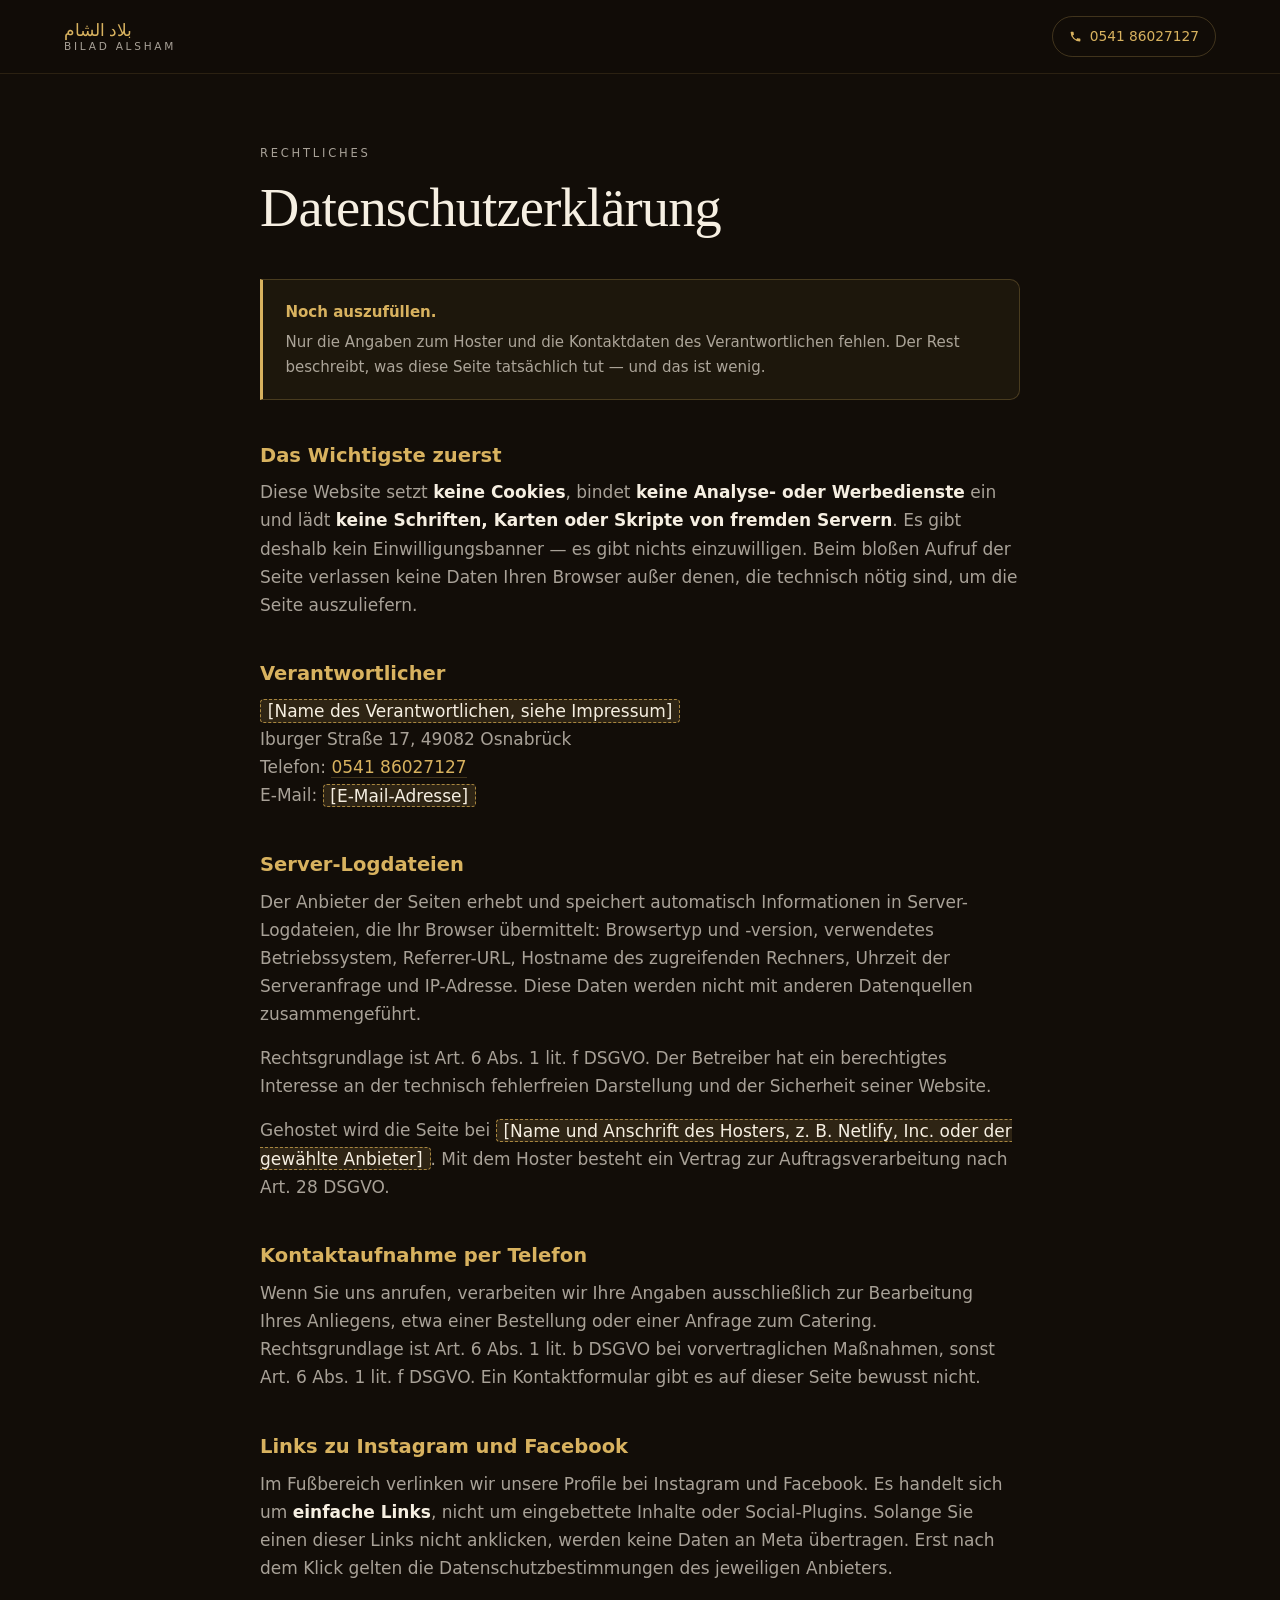
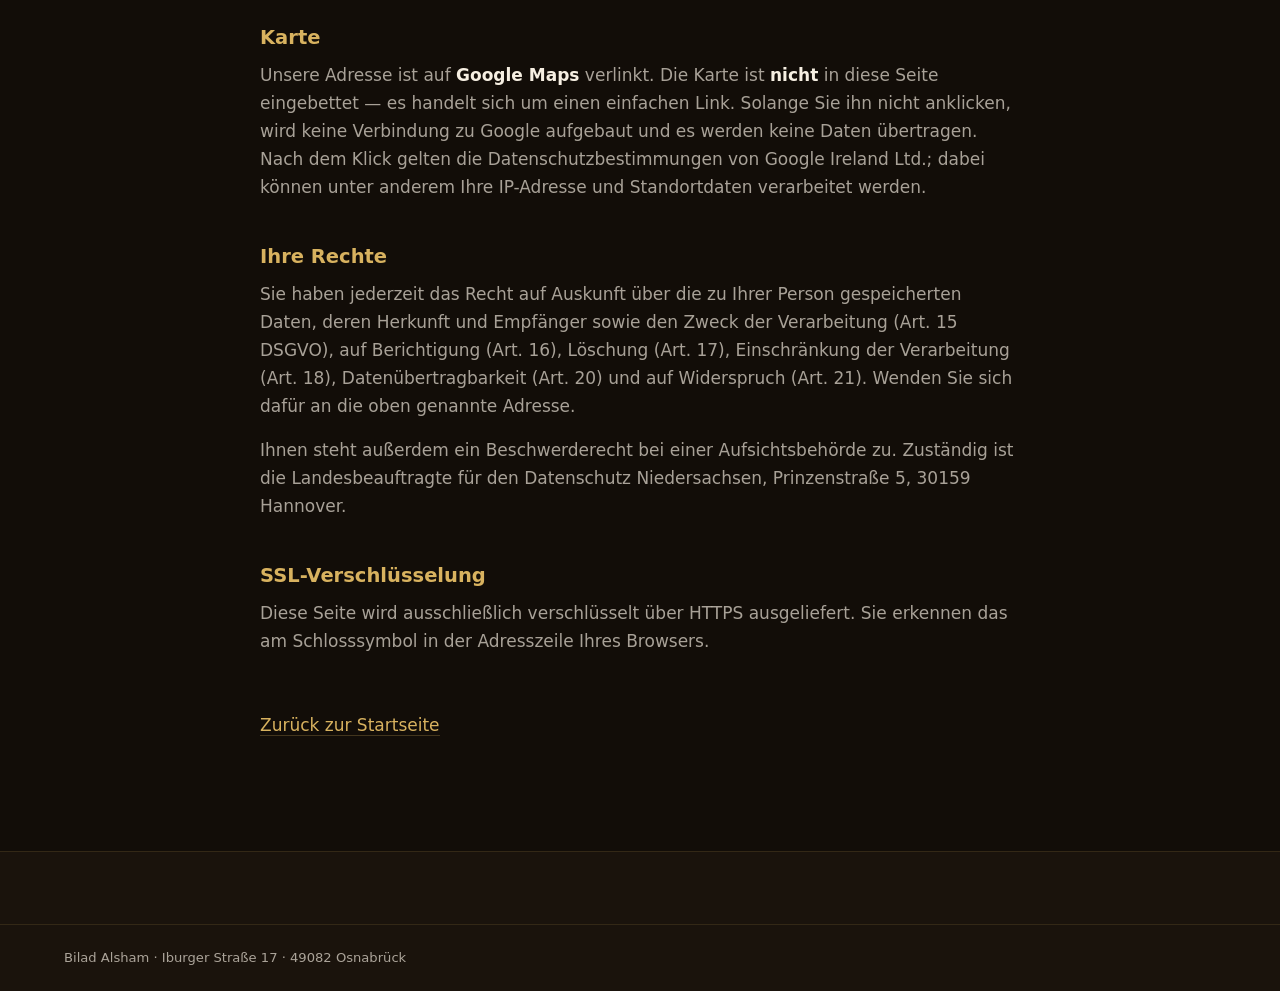
<file: bilad-alsham/datenschutz.html>
<!doctype html>
<html lang="de">
<head>
<meta charset="utf-8" />
<meta name="viewport" content="width=device-width, initial-scale=1" />
<title>Datenschutz — Bilad Alsham Osnabrück</title>
<meta name="description" content="Datenschutzerklärung von Bilad Alsham, Osnabrück. Diese Website setzt keine Cookies und lädt keine externen Skripte." />
<meta name="robots" content="index,follow" />
<link rel="stylesheet" href="style.css" />
<link rel="stylesheet" href="legal.css" />
</head>
<body>

<header class="nav is-stuck">
  <a class="nav__mark" href="index.html">
    <span class="nav__ar">بلاد الشام</span>
    <span class="nav__de">Bilad Alsham</span>
  </a>
  <a class="nav__tel" href="tel:+4954186027127">
    <span aria-hidden="true" class="nav__tel-ico"></span>0541 86027127
  </a>
</header>

<main class="legal">
  <p class="kicker">Rechtliches</p>
  <h1>Datenschutzerklärung</h1>

  <div class="todo">
    <strong>Noch auszufüllen.</strong>
    Nur die Angaben zum Hoster und die Kontaktdaten des Verantwortlichen fehlen.
    Der Rest beschreibt, was diese Seite tatsächlich tut — und das ist wenig.
  </div>

  <h2>Das Wichtigste zuerst</h2>
  <p>
    Diese Website setzt <strong>keine Cookies</strong>, bindet <strong>keine
    Analyse- oder Werbedienste</strong> ein und lädt <strong>keine Schriften,
    Karten oder Skripte von fremden Servern</strong>. Es gibt deshalb kein
    Einwilligungsbanner — es gibt nichts einzuwilligen. Beim bloßen Aufruf der
    Seite verlassen keine Daten Ihren Browser außer denen, die technisch nötig
    sind, um die Seite auszuliefern.
  </p>

  <h2>Verantwortlicher</h2>
  <p>
    <span class="ph">[Name des Verantwortlichen, siehe Impressum]</span><br />
    Iburger Straße 17, 49082 Osnabrück<br />
    Telefon: <a href="tel:+4954186027127">0541 86027127</a><br />
    E-Mail: <span class="ph">[E-Mail-Adresse]</span>
  </p>

  <h2>Server-Logdateien</h2>
  <p>
    Der Anbieter der Seiten erhebt und speichert automatisch Informationen in
    Server-Logdateien, die Ihr Browser übermittelt: Browsertyp und -version,
    verwendetes Betriebssystem, Referrer-URL, Hostname des zugreifenden Rechners,
    Uhrzeit der Serveranfrage und IP-Adresse. Diese Daten werden nicht mit anderen
    Datenquellen zusammengeführt.
  </p>
  <p>
    Rechtsgrundlage ist Art. 6 Abs. 1 lit. f DSGVO. Der Betreiber hat ein
    berechtigtes Interesse an der technisch fehlerfreien Darstellung und der
    Sicherheit seiner Website.
  </p>
  <p>
    Gehostet wird die Seite bei <span class="ph">[Name und Anschrift des Hosters,
    z. B. Netlify, Inc. oder der gewählte Anbieter]</span>. Mit dem Hoster besteht
    ein Vertrag zur Auftragsverarbeitung nach Art. 28 DSGVO.
  </p>

  <h2>Kontaktaufnahme per Telefon</h2>
  <p>
    Wenn Sie uns anrufen, verarbeiten wir Ihre Angaben ausschließlich zur
    Bearbeitung Ihres Anliegens, etwa einer Bestellung oder einer Anfrage zum
    Catering. Rechtsgrundlage ist Art. 6 Abs. 1 lit. b DSGVO bei
    vorvertraglichen Maßnahmen, sonst Art. 6 Abs. 1 lit. f DSGVO. Ein
    Kontaktformular gibt es auf dieser Seite bewusst nicht.
  </p>

  <h2>Links zu Instagram und Facebook</h2>
  <p>
    Im Fußbereich verlinken wir unsere Profile bei Instagram und Facebook. Es
    handelt sich um <strong>einfache Links</strong>, nicht um eingebettete Inhalte
    oder Social-Plugins. Solange Sie einen dieser Links nicht anklicken, werden
    keine Daten an Meta übertragen. Erst nach dem Klick gelten die
    Datenschutzbestimmungen des jeweiligen Anbieters.
  </p>

  <h2>Karte</h2>
  <p>
    Unsere Adresse ist auf <strong>Google Maps</strong> verlinkt. Die Karte ist
    <strong>nicht</strong> in diese Seite eingebettet — es handelt sich um einen
    einfachen Link. Solange Sie ihn nicht anklicken, wird keine Verbindung zu
    Google aufgebaut und es werden keine Daten übertragen. Nach dem Klick gelten
    die Datenschutzbestimmungen von Google Ireland Ltd.; dabei können unter
    anderem Ihre IP-Adresse und Standortdaten verarbeitet werden.
  </p>

  <h2>Ihre Rechte</h2>
  <p>
    Sie haben jederzeit das Recht auf Auskunft über die zu Ihrer Person
    gespeicherten Daten, deren Herkunft und Empfänger sowie den Zweck der
    Verarbeitung (Art. 15 DSGVO), auf Berichtigung (Art. 16), Löschung (Art. 17),
    Einschränkung der Verarbeitung (Art. 18), Datenübertragbarkeit (Art. 20) und
    auf Widerspruch (Art. 21). Wenden Sie sich dafür an die oben genannte Adresse.
  </p>
  <p>
    Ihnen steht außerdem ein Beschwerderecht bei einer Aufsichtsbehörde zu.
    Zuständig ist die Landesbeauftragte für den Datenschutz Niedersachsen,
    Prinzenstraße 5, 30159 Hannover.
  </p>

  <h2>SSL-Verschlüsselung</h2>
  <p>
    Diese Seite wird ausschließlich verschlüsselt über HTTPS ausgeliefert. Sie
    erkennen das am Schlosssymbol in der Adresszeile Ihres Browsers.
  </p>

  <p class="back"><a href="index.html">Zurück zur Startseite</a></p>
</main>

<footer class="foot">
  <p class="foot__bar">Bilad Alsham · Iburger Straße 17 · 49082 Osnabrück</p>
</footer>

</body>
</html>
</file>
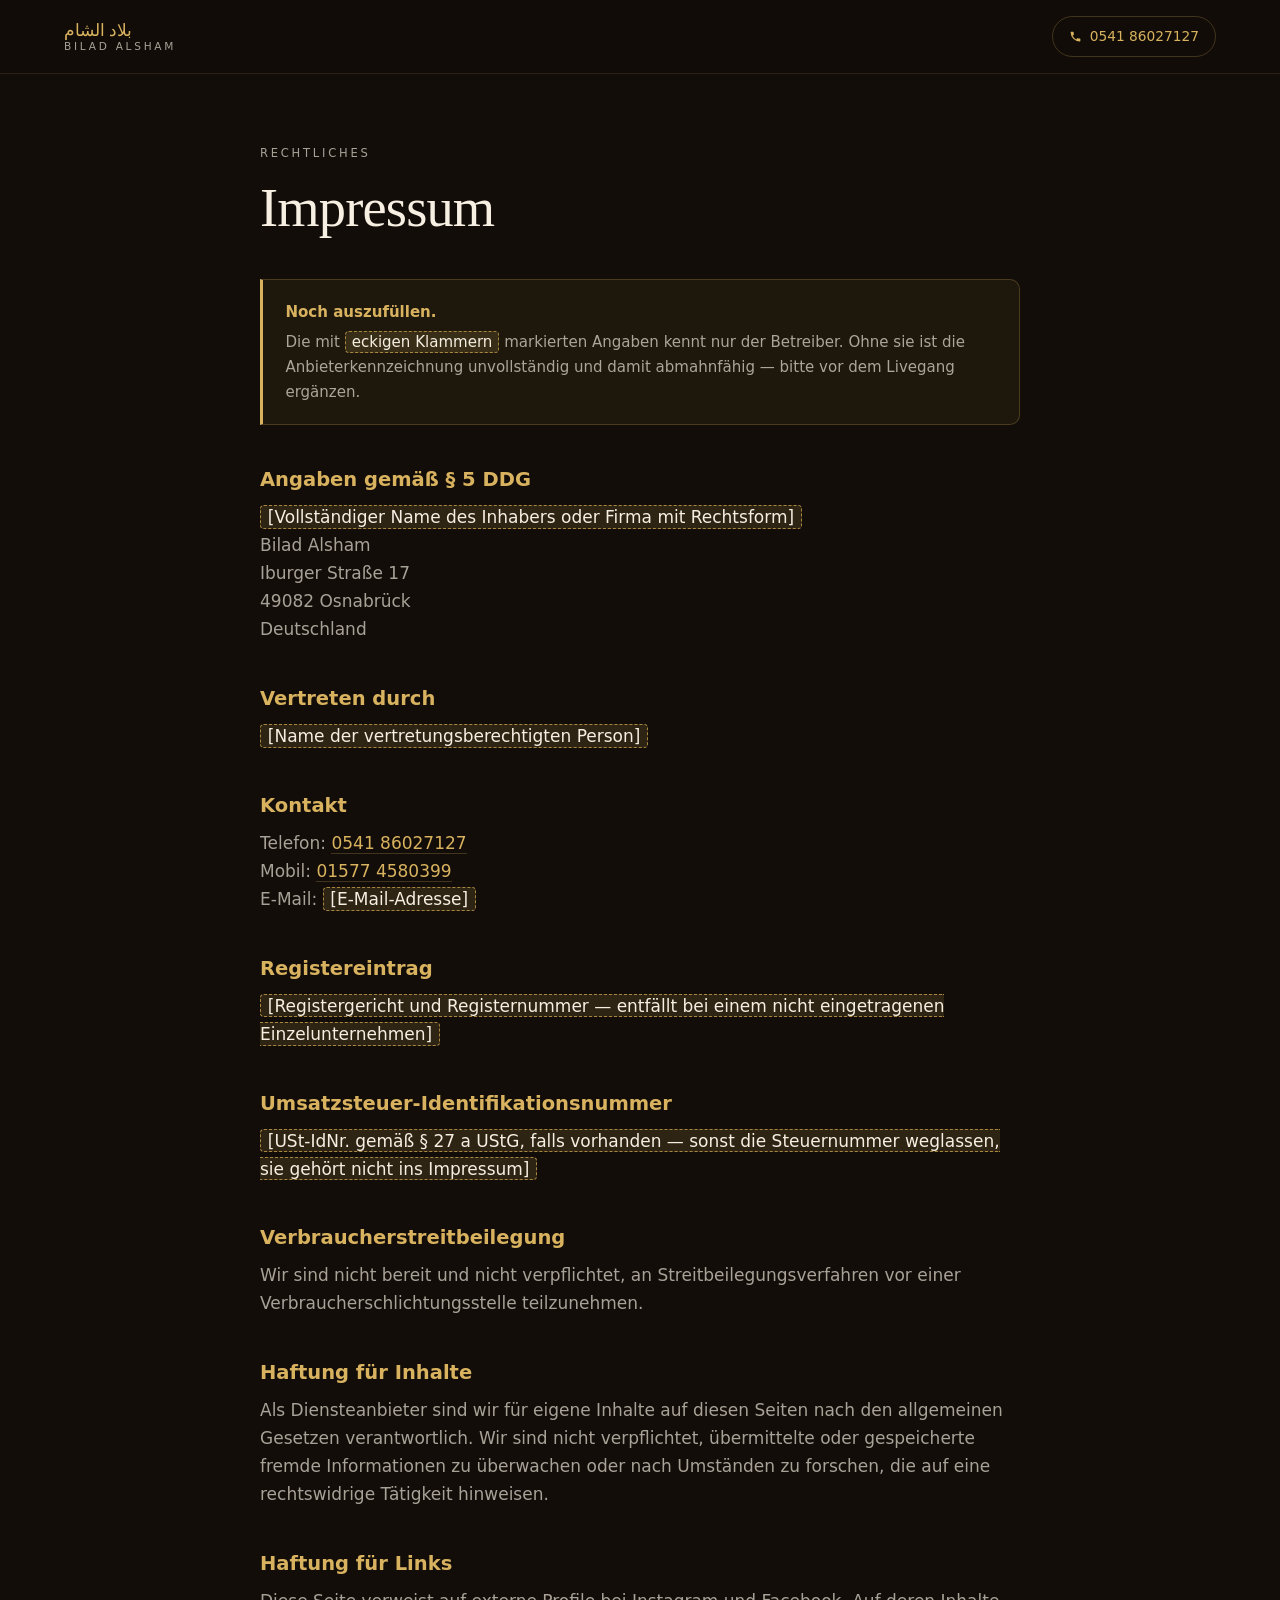
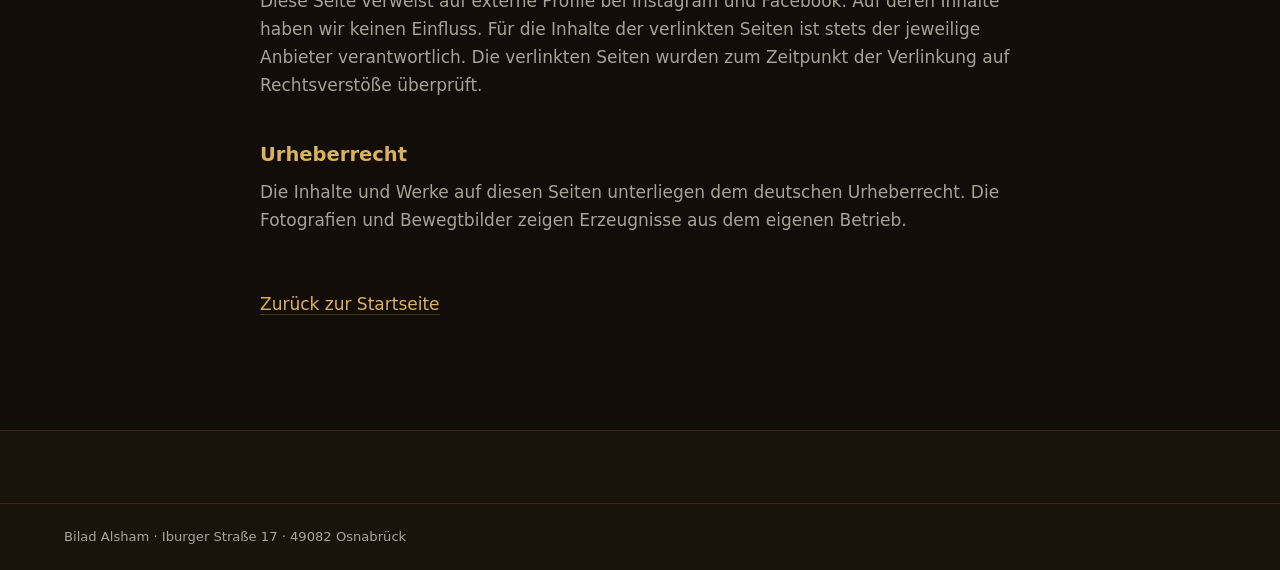
<file: bilad-alsham/impressum.html>
<!doctype html>
<html lang="de">
<head>
<meta charset="utf-8" />
<meta name="viewport" content="width=device-width, initial-scale=1" />
<title>Impressum — Bilad Alsham Osnabrück</title>
<meta name="description" content="Impressum und Anbieterkennzeichnung von Bilad Alsham, Iburger Straße 17, 49082 Osnabrück." />
<meta name="robots" content="index,follow" />
<link rel="stylesheet" href="style.css" />
<link rel="stylesheet" href="legal.css" />
</head>
<body>

<header class="nav is-stuck">
  <a class="nav__mark" href="index.html">
    <span class="nav__ar">بلاد الشام</span>
    <span class="nav__de">Bilad Alsham</span>
  </a>
  <a class="nav__tel" href="tel:+4954186027127">
    <span aria-hidden="true" class="nav__tel-ico"></span>0541 86027127
  </a>
</header>

<main class="legal">
  <p class="kicker">Rechtliches</p>
  <h1>Impressum</h1>

  <div class="todo">
    <strong>Noch auszufüllen.</strong>
    Die mit <span class="ph">eckigen Klammern</span> markierten Angaben kennt nur der
    Betreiber. Ohne sie ist die Anbieterkennzeichnung unvollständig und damit
    abmahnfähig — bitte vor dem Livegang ergänzen.
  </div>

  <h2>Angaben gemäß § 5 DDG</h2>
  <p>
    <span class="ph">[Vollständiger Name des Inhabers oder Firma mit Rechtsform]</span><br />
    Bilad Alsham<br />
    Iburger Straße 17<br />
    49082 Osnabrück<br />
    Deutschland
  </p>

  <h2>Vertreten durch</h2>
  <p><span class="ph">[Name der vertretungsberechtigten Person]</span></p>

  <h2>Kontakt</h2>
  <p>
    Telefon: <a href="tel:+4954186027127">0541 86027127</a><br />
    Mobil: <a href="tel:+4915774580399">01577 4580399</a><br />
    E-Mail: <span class="ph">[E-Mail-Adresse]</span>
  </p>

  <h2>Registereintrag</h2>
  <p>
    <span class="ph">[Registergericht und Registernummer — entfällt bei einem
    nicht eingetragenen Einzelunternehmen]</span>
  </p>

  <h2>Umsatzsteuer-Identifikationsnummer</h2>
  <p>
    <span class="ph">[USt-IdNr. gemäß § 27 a UStG, falls vorhanden — sonst die
    Steuernummer weglassen, sie gehört nicht ins Impressum]</span>
  </p>

  <h2>Verbraucherstreitbeilegung</h2>
  <p>
    Wir sind nicht bereit und nicht verpflichtet, an Streitbeilegungsverfahren
    vor einer Verbraucherschlichtungsstelle teilzunehmen.
  </p>

  <h2>Haftung für Inhalte</h2>
  <p>
    Als Diensteanbieter sind wir für eigene Inhalte auf diesen Seiten nach den
    allgemeinen Gesetzen verantwortlich. Wir sind nicht verpflichtet, übermittelte
    oder gespeicherte fremde Informationen zu überwachen oder nach Umständen zu
    forschen, die auf eine rechtswidrige Tätigkeit hinweisen.
  </p>

  <h2>Haftung für Links</h2>
  <p>
    Diese Seite verweist auf externe Profile bei Instagram und Facebook. Auf deren
    Inhalte haben wir keinen Einfluss. Für die Inhalte der verlinkten Seiten ist
    stets der jeweilige Anbieter verantwortlich. Die verlinkten Seiten wurden zum
    Zeitpunkt der Verlinkung auf Rechtsverstöße überprüft.
  </p>

  <h2>Urheberrecht</h2>
  <p>
    Die Inhalte und Werke auf diesen Seiten unterliegen dem deutschen Urheberrecht.
    Die Fotografien und Bewegtbilder zeigen Erzeugnisse aus dem eigenen Betrieb.
  </p>

  <p class="back"><a href="index.html">Zurück zur Startseite</a></p>
</main>

<footer class="foot">
  <p class="foot__bar">Bilad Alsham · Iburger Straße 17 · 49082 Osnabrück</p>
</footer>

</body>
</html>
</file>
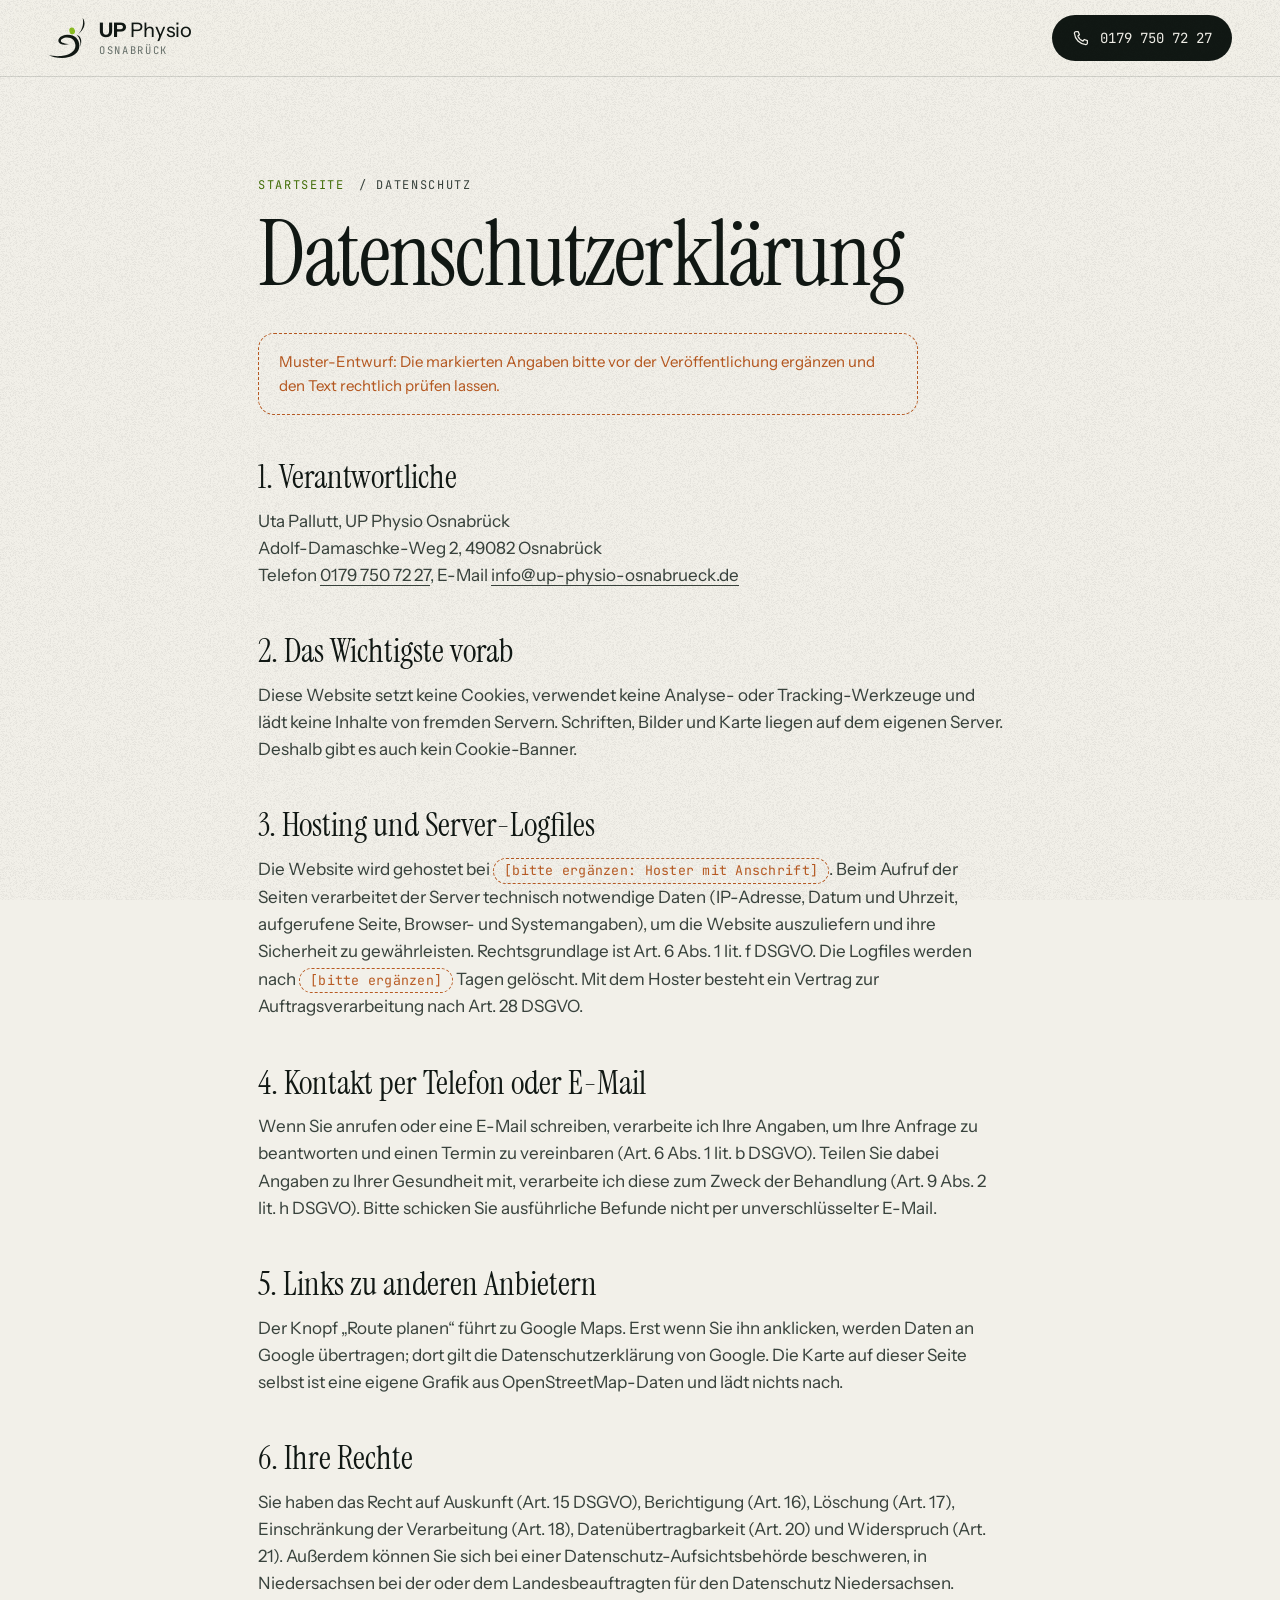
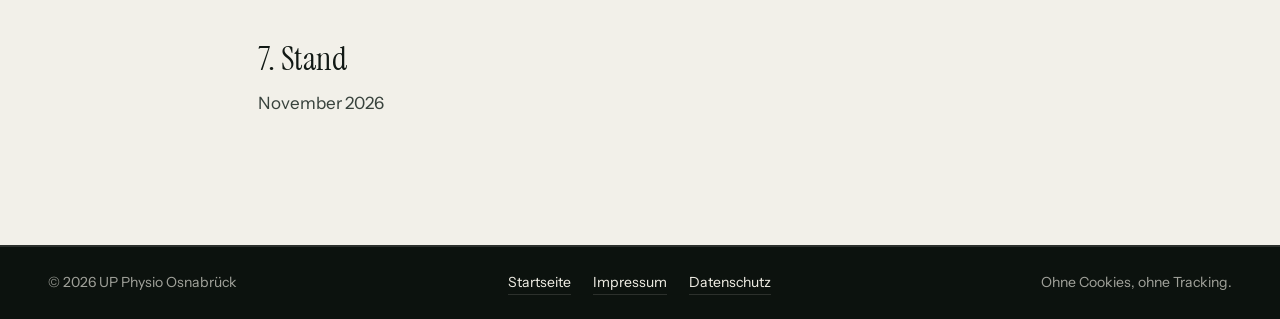
<file: up-physio/datenschutz.html>
<!doctype html>
<html lang="de">
<head>
<meta charset="utf-8">
<meta name="viewport" content="width=device-width, initial-scale=1, viewport-fit=cover">
<title>Datenschutzerklärung – UP Physio Osnabrück</title>
<meta name="description" content="Datenschutzerklärung von UP Physio Osnabrück: keine Cookies, kein Tracking, keine Inhalte von fremden Servern.">
<meta name="robots" content="noindex, nofollow">
<meta name="theme-color" content="#F2F0E9">
<link rel="icon" href="favicon.svg" type="image/svg+xml">
<link rel="stylesheet" href="style.css">
</head>
<body class="legal-nav">
<svg class="sprite" aria-hidden="true" focusable="false">
  <symbol id="i-mark" viewBox="78 -3 118 127">
    <path d="M142 79C130 82 113 82 110 72C107 62 118 52 136 51C158 50 173 64 173 84C173 106 152 120 120 121C104 121 90 118 80 113C92 115 104 116 118 115C142 113 161 101 161 84C161 69 151 59 136 59C124 59 116 65 117 70C118 75 130 77 142 79Z"/>
    <path d="M183 0C192 12 192 32 168 50C181 38 187 20 183 0Z"/>
    <path d="M165 51C177 55 182 68 176 87C177 74 175 62 165 51Z"/>
    <ellipse class="mark-head" cx="151" cy="39" rx="8.5" ry="10.5" transform="rotate(-12 151 39)"/>
  </symbol>
  <symbol id="i-phone" viewBox="0 0 24 24"><path fill="none" stroke="currentColor" stroke-width="1.7" stroke-linecap="round" stroke-linejoin="round" d="M5.2 3.5h3.1l1.6 4.2-2.1 1.5a11.3 11.3 0 0 0 6.9 6.9l1.5-2.1 4.3 1.6v3.1a2 2 0 0 1-2.1 2A16.6 16.6 0 0 1 3.2 5.6a2 2 0 0 1 2-2.1z"/></symbol>
</svg>
<a class="skip" href="#inhalt">Zum Inhalt springen</a>
<header class="nav is-solid" id="nav">
  <div class="nav__inner wrap">
    <a class="brand" href="index.html" aria-label="UP Physio Osnabrück – zur Startseite">
      <svg class="mark" aria-hidden="true"><use href="#i-mark"/></svg>
      <span class="brand__text"><span class="brand__name"><b>UP</b> Physio</span><span class="brand__sub">Osnabrück</span></span>
    </a>
    <a class="nav__call" href="tel:+491797507227" aria-label="Anrufen: 0179 750 72 27"><svg aria-hidden="true"><use href="#i-phone"/></svg><span class="nowrap">0179 750 72 27</span></a>
  </div>
</header>

<main id="inhalt" class="legal">
  <div class="wrap">
    <p class="kicker"><a href="index.html">Startseite</a> / Datenschutz</p>
    <h1>Datenschutz&shy;erklärung</h1>
    <p class="note">Muster-Entwurf: Die markierten Angaben bitte vor der Veröffentlichung ergänzen und den Text rechtlich prüfen lassen.</p>

    <h2>1. Verantwortliche</h2>
    <p>Uta Pallutt, UP Physio Osnabrück<br>Adolf-Damaschke-Weg 2, 49082 Osnabrück<br>Telefon <a href="tel:+491797507227" class="nowrap">0179 750 72 27</a>, E-Mail <a href="mailto:info@up-physio-osnabrueck.de">info@up-physio-osnabrueck.de</a></p>

    <h2>2. Das Wichtigste vorab</h2>
    <p>Diese Website setzt keine Cookies, verwendet keine Analyse- oder Tracking-Werkzeuge und lädt keine Inhalte von fremden Servern. Schriften, Bilder und Karte liegen auf dem eigenen Server. Deshalb gibt es auch kein Cookie-Banner.</p>

    <h2>3. Hosting und Server-Logfiles</h2>
    <p>Die Website wird gehostet bei <span class="fehlt">[bitte ergänzen: Hoster mit Anschrift]</span>. Beim Aufruf der Seiten verarbeitet der Server technisch notwendige Daten (IP-Adresse, Datum und Uhrzeit, aufgerufene Seite, Browser- und Systemangaben), um die Website auszuliefern und ihre Sicherheit zu gewährleisten. Rechtsgrundlage ist Art. 6 Abs. 1 lit. f DSGVO. Die Logfiles werden nach <span class="fehlt">[bitte ergänzen]</span> Tagen gelöscht. Mit dem Hoster besteht ein Vertrag zur Auftragsverarbeitung nach Art. 28 DSGVO.</p>

    <h2>4. Kontakt per Telefon oder E-Mail</h2>
    <p>Wenn Sie anrufen oder eine E-Mail schreiben, verarbeite ich Ihre Angaben, um Ihre Anfrage zu beantworten und einen Termin zu vereinbaren (Art. 6 Abs. 1 lit. b DSGVO). Teilen Sie dabei Angaben zu Ihrer Gesundheit mit, verarbeite ich diese zum Zweck der Behandlung (Art. 9 Abs. 2 lit. h DSGVO). Bitte schicken Sie ausführliche Befunde nicht per unverschlüsselter E-Mail.</p>

    <h2>5. Links zu anderen Anbietern</h2>
    <p>Der Knopf „Route planen“ führt zu Google Maps. Erst wenn Sie ihn anklicken, werden Daten an Google übertragen; dort gilt die Datenschutzerklärung von Google. Die Karte auf dieser Seite selbst ist eine eigene Grafik aus OpenStreetMap-Daten und lädt nichts nach.</p>

    <h2>6. Ihre Rechte</h2>
    <p>Sie haben das Recht auf Auskunft (Art. 15 DSGVO), Berichtigung (Art. 16), Löschung (Art. 17), Einschränkung der Verarbeitung (Art. 18), Datenübertragbarkeit (Art. 20) und Widerspruch (Art. 21). Außerdem können Sie sich bei einer Datenschutz-Aufsichtsbehörde beschweren, in Niedersachsen bei der oder dem Landesbeauftragten für den Datenschutz Niedersachsen.</p>

    <h2>7. Stand</h2>
    <p>November 2026</p>
  </div>
</main>

<footer class="foot">
  <div class="wrap foot__bottom">
    <span>© 2026 UP Physio Osnabrück</span>
    <span class="foot__legal"><a href="index.html">Startseite</a><a href="impressum.html">Impressum</a><a href="datenschutz.html" aria-current="page">Datenschutz</a></span>
    <span class="foot__note">Ohne Cookies, ohne Tracking.</span>
  </div>
</footer>
</body>
</html>
</file>
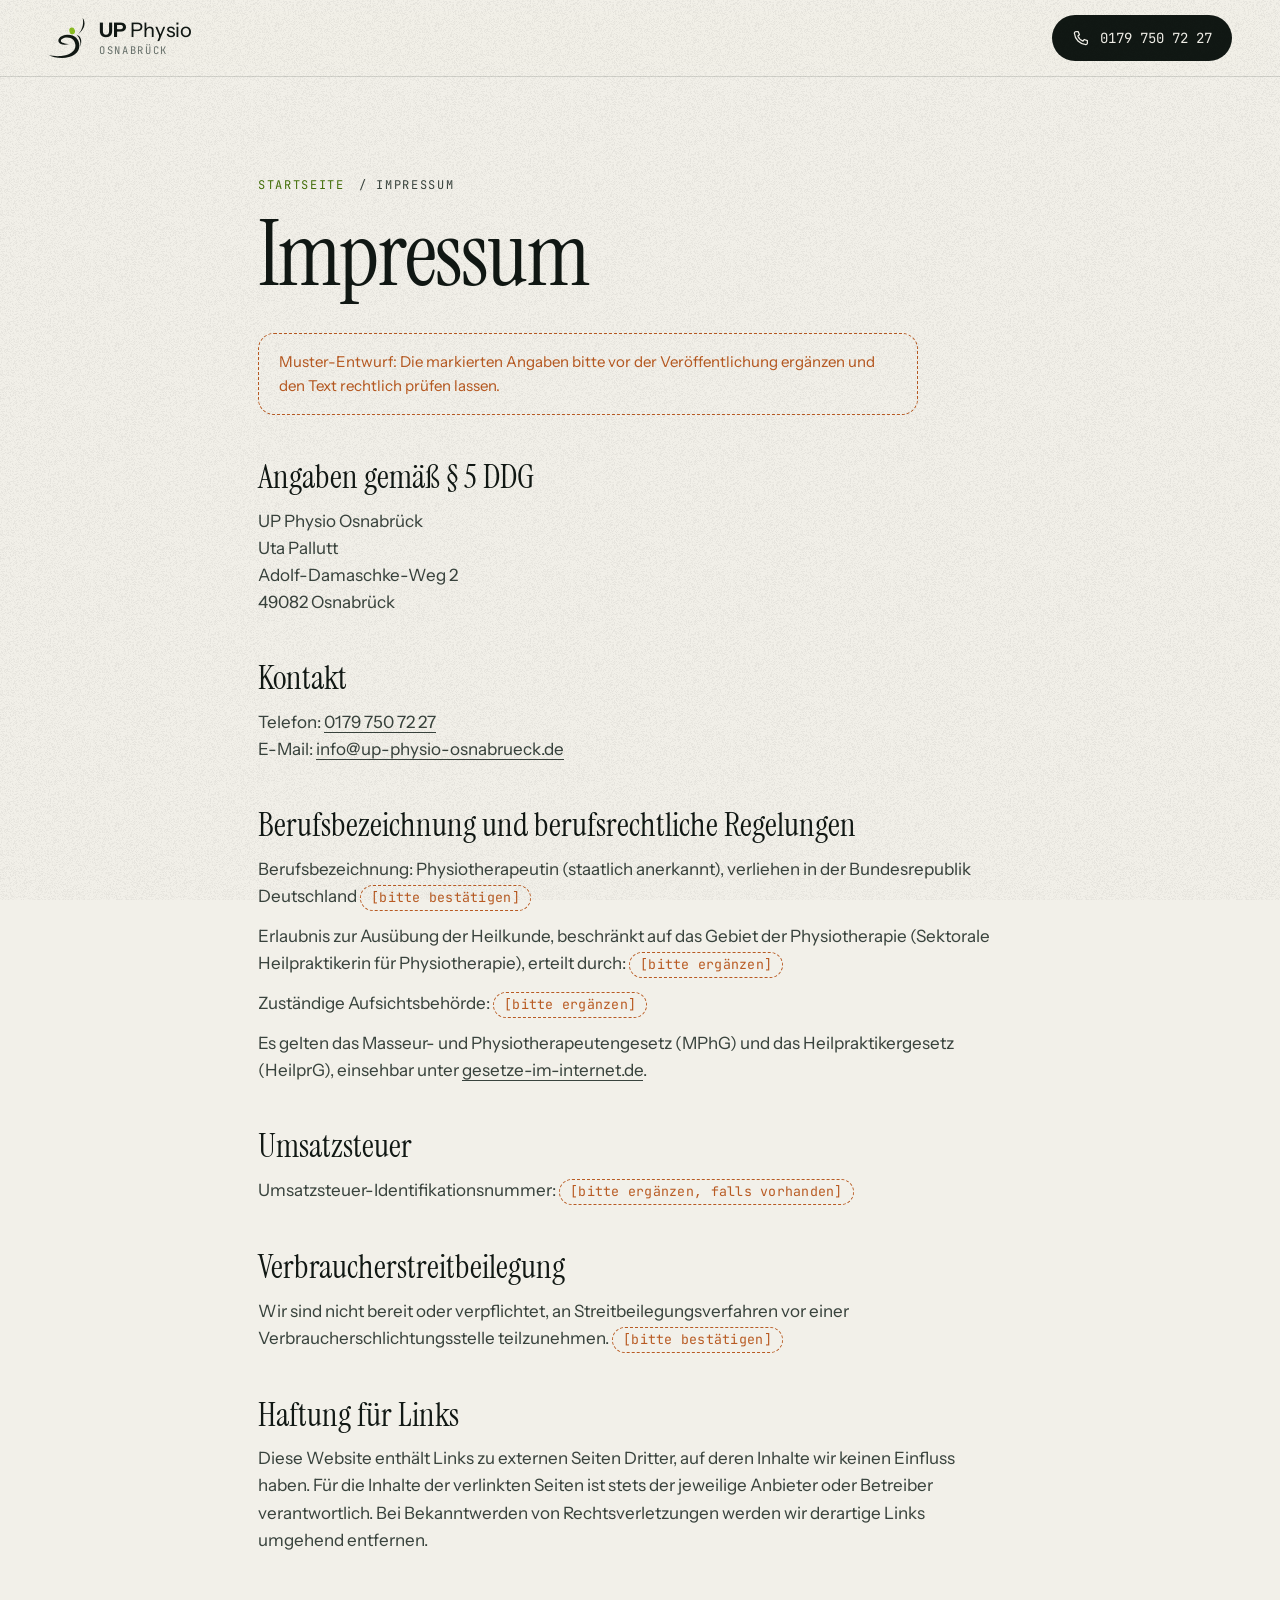
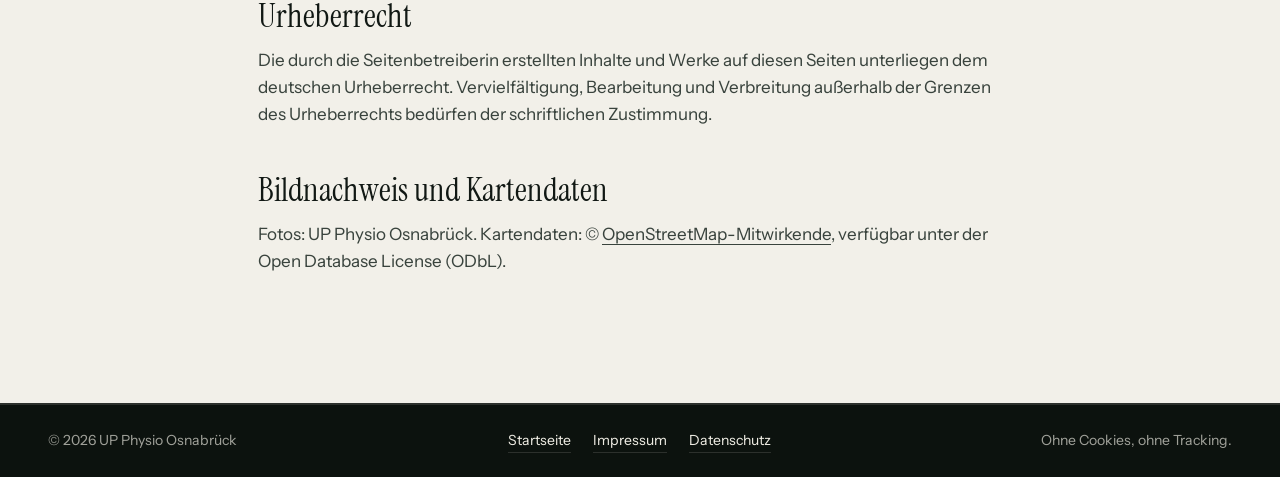
<file: up-physio/impressum.html>
<!doctype html>
<html lang="de">
<head>
<meta charset="utf-8">
<meta name="viewport" content="width=device-width, initial-scale=1, viewport-fit=cover">
<title>Impressum – UP Physio Osnabrück</title>
<meta name="description" content="Impressum von UP Physio Osnabrück, Uta Pallutt, Adolf-Damaschke-Weg 2, 49082 Osnabrück.">
<meta name="robots" content="noindex, nofollow">
<meta name="theme-color" content="#F2F0E9">
<link rel="icon" href="favicon.svg" type="image/svg+xml">
<link rel="stylesheet" href="style.css">
</head>
<body class="legal-nav">
<svg class="sprite" aria-hidden="true" focusable="false">
  <symbol id="i-mark" viewBox="78 -3 118 127">
    <path d="M142 79C130 82 113 82 110 72C107 62 118 52 136 51C158 50 173 64 173 84C173 106 152 120 120 121C104 121 90 118 80 113C92 115 104 116 118 115C142 113 161 101 161 84C161 69 151 59 136 59C124 59 116 65 117 70C118 75 130 77 142 79Z"/>
    <path d="M183 0C192 12 192 32 168 50C181 38 187 20 183 0Z"/>
    <path d="M165 51C177 55 182 68 176 87C177 74 175 62 165 51Z"/>
    <ellipse class="mark-head" cx="151" cy="39" rx="8.5" ry="10.5" transform="rotate(-12 151 39)"/>
  </symbol>
  <symbol id="i-phone" viewBox="0 0 24 24"><path fill="none" stroke="currentColor" stroke-width="1.7" stroke-linecap="round" stroke-linejoin="round" d="M5.2 3.5h3.1l1.6 4.2-2.1 1.5a11.3 11.3 0 0 0 6.9 6.9l1.5-2.1 4.3 1.6v3.1a2 2 0 0 1-2.1 2A16.6 16.6 0 0 1 3.2 5.6a2 2 0 0 1 2-2.1z"/></symbol>
</svg>
<a class="skip" href="#inhalt">Zum Inhalt springen</a>
<header class="nav is-solid" id="nav">
  <div class="nav__inner wrap">
    <a class="brand" href="index.html" aria-label="UP Physio Osnabrück – zur Startseite">
      <svg class="mark" aria-hidden="true"><use href="#i-mark"/></svg>
      <span class="brand__text"><span class="brand__name"><b>UP</b> Physio</span><span class="brand__sub">Osnabrück</span></span>
    </a>
    <a class="nav__call" href="tel:+491797507227" aria-label="Anrufen: 0179 750 72 27"><svg aria-hidden="true"><use href="#i-phone"/></svg><span class="nowrap">0179 750 72 27</span></a>
  </div>
</header>

<main id="inhalt" class="legal">
  <div class="wrap">
    <p class="kicker"><a href="index.html">Startseite</a> / Impressum</p>
    <h1>Impressum</h1>
    <p class="note">Muster-Entwurf: Die markierten Angaben bitte vor der Veröffentlichung ergänzen und den Text rechtlich prüfen lassen.</p>

    <h2>Angaben gemäß § 5 DDG</h2>
    <p>UP Physio Osnabrück<br>Uta Pallutt<br>Adolf-Damaschke-Weg 2<br>49082 Osnabrück</p>

    <h2>Kontakt</h2>
    <p>Telefon: <a href="tel:+491797507227" class="nowrap">0179 750 72 27</a><br>E-Mail: <a href="mailto:info@up-physio-osnabrueck.de">info@up-physio-osnabrueck.de</a></p>

    <h2>Berufsbezeichnung und berufsrechtliche Regelungen</h2>
    <p>Berufsbezeichnung: Physiotherapeutin (staatlich anerkannt), verliehen in der Bundesrepublik Deutschland <span class="fehlt">[bitte bestätigen]</span></p>
    <p>Erlaubnis zur Ausübung der Heilkunde, beschränkt auf das Gebiet der Physiotherapie (Sektorale Heilpraktikerin für Physiotherapie), erteilt durch: <span class="fehlt">[bitte ergänzen]</span></p>
    <p>Zuständige Aufsichtsbehörde: <span class="fehlt">[bitte ergänzen]</span></p>
    <p>Es gelten das Masseur- und Physiotherapeutengesetz (MPhG) und das Heilpraktikergesetz (HeilprG), einsehbar unter <a href="https://www.gesetze-im-internet.de" target="_blank" rel="noopener">gesetze-im-internet.de</a>.</p>

    <h2>Umsatzsteuer</h2>
    <p>Umsatzsteuer-Identifikationsnummer: <span class="fehlt">[bitte ergänzen, falls vorhanden]</span></p>

    <h2>Verbraucherstreitbeilegung</h2>
    <p>Wir sind nicht bereit oder verpflichtet, an Streitbeilegungsverfahren vor einer Verbraucherschlichtungsstelle teilzunehmen. <span class="fehlt">[bitte bestätigen]</span></p>

    <h2>Haftung für Links</h2>
    <p>Diese Website enthält Links zu externen Seiten Dritter, auf deren Inhalte wir keinen Einfluss haben. Für die Inhalte der verlinkten Seiten ist stets der jeweilige Anbieter oder Betreiber verantwortlich. Bei Bekanntwerden von Rechtsverletzungen werden wir derartige Links umgehend entfernen.</p>

    <h2>Urheberrecht</h2>
    <p>Die durch die Seitenbetreiberin erstellten Inhalte und Werke auf diesen Seiten unterliegen dem deutschen Urheberrecht. Vervielfältigung, Bearbeitung und Verbreitung außerhalb der Grenzen des Urheberrechts bedürfen der schriftlichen Zustimmung.</p>

    <h2>Bildnachweis und Kartendaten</h2>
    <p>Fotos: UP Physio Osnabrück. Kartendaten: © <a href="https://www.openstreetmap.org/copyright" target="_blank" rel="noopener">OpenStreetMap-Mitwirkende</a>, verfügbar unter der Open Database License (ODbL).</p>
  </div>
</main>

<footer class="foot">
  <div class="wrap foot__bottom">
    <span>© 2026 UP Physio Osnabrück</span>
    <span class="foot__legal"><a href="index.html">Startseite</a><a href="impressum.html" aria-current="page">Impressum</a><a href="datenschutz.html">Datenschutz</a></span>
    <span class="foot__note">Ohne Cookies, ohne Tracking.</span>
  </div>
</footer>
</body>
</html>
</file>
<file: bilad-alsham/style.css>
/* Bilad Alsham — keine externen Schriften, keine externen Skripte, keine Cookies. */

:root{
  --ink:#120d08;
  --ink-2:#1a130c;
  --ink-3:#0d0906;
  --gold:#d8b25f;
  --gold-warm:#e8c988;
  --gold-dim:#a8863f;
  --cream:#f6efe2;
  --cream-dim:rgba(246,239,226,.66);
  --line:rgba(216,178,95,.24);
  --line-soft:rgba(216,178,95,.13);
  --shell:min(1200px, 90vw);
  --ease:cubic-bezier(.22,.61,.36,1);
  --serif:ui-serif, "Iowan Old Style", "Palatino Linotype", Palatino, Georgia, "Times New Roman", serif;
  --sans:system-ui, -apple-system, "Segoe UI", Roboto, "Helvetica Neue", Arial, sans-serif;
  --noise:url("data:image/svg+xml,%3Csvg xmlns='http://www.w3.org/2000/svg' width='160' height='160'%3E%3Cfilter id='n'%3E%3CfeTurbulence type='fractalNoise' baseFrequency='.8' numOctaves='3'/%3E%3C/filter%3E%3Crect width='160' height='160' filter='url(%23n)'/%3E%3C/svg%3E");
}

*,*::before,*::after{box-sizing:border-box}
html{scroll-behavior:smooth}
body{
  margin:0;background:var(--ink);color:var(--cream);
  font-family:var(--sans);font-size:17px;line-height:1.65;
  -webkit-font-smoothing:antialiased;overflow-x:hidden;
}
h1,h2,h3{margin:0;font-family:var(--serif);font-weight:400;letter-spacing:-.015em;line-height:1.08}
p{margin:0}
img{max-width:100%;height:auto;display:block}
a{color:inherit;text-decoration:none}
a:focus-visible,button:focus-visible{outline:2px solid var(--gold);outline-offset:3px;border-radius:3px}

.visually-hidden{position:absolute;width:1px;height:1px;overflow:hidden;clip:rect(0 0 0 0);white-space:nowrap}
.skip{position:absolute;left:-9999px;top:0;z-index:200;background:var(--gold);color:var(--ink);padding:.7rem 1.2rem}
.skip:focus{left:1rem;top:1rem}

/* ── Atmosphäre: Korn, wanderndes Licht, eigener Zeiger ─── */
.grain{
  position:fixed;inset:-40%;z-index:90;pointer-events:none;opacity:.05;
  background-image:var(--noise);animation:grain 1.3s steps(3) infinite;
  mix-blend-mode:overlay;
}
@keyframes grain{
  0%{transform:translate(0,0)}33%{transform:translate(-2.5%,1.8%)}
  66%{transform:translate(1.8%,-2.5%)}100%{transform:translate(0,0)}
}

/* Warmer Lichtkegel, der dem Zeiger nachläuft — wie eine Lampe über der Theke */
.glow{
  position:fixed;top:0;left:0;width:62vmax;height:62vmax;z-index:1;pointer-events:none;
  margin:-31vmax 0 0 -31vmax;opacity:0;transition:opacity .8s var(--ease);
  background:radial-gradient(circle closest-side,
      rgba(216,178,95,.13) 0%, rgba(216,178,95,.06) 38%, transparent 72%);
}
.glow.is-on{opacity:1}
@media (hover:none){.glow{display:none}}

.cursor{
  position:fixed;top:0;left:0;z-index:99;pointer-events:none;
  width:26px;height:26px;margin:-13px 0 0 -13px;border:1px solid var(--gold);
  border-radius:50%;opacity:0;
  transition:width .32s var(--ease),height .32s var(--ease),
             margin .32s var(--ease),opacity .3s,background .32s var(--ease);
}
.cursor.is-on{opacity:.85}
.cursor.is-lg{width:62px;height:62px;margin:-31px 0 0 -31px;background:rgba(216,178,95,.09)}
@media (hover:none){.cursor{display:none}}

/* ── nav ────────────────────────────────────────────────── */
.nav{
  position:fixed;top:0;left:0;right:0;z-index:60;
  display:flex;align-items:center;justify-content:space-between;gap:1.5rem;
  padding:1rem calc((100vw - var(--shell)) / 2);
  background:linear-gradient(to bottom, rgba(18,13,8,.82), rgba(18,13,8,0));
  transition:background .45s var(--ease),border-color .45s var(--ease);
  border-bottom:1px solid transparent;
}
.nav.is-stuck{background:rgba(18,13,8,.96);border-bottom-color:var(--line-soft)}
.nav__mark{display:flex;flex-direction:column;line-height:1.15}
.nav__ar{font-family:var(--serif);font-size:1.05rem;color:var(--gold)}
.nav__de{font-size:.66rem;letter-spacing:.26em;text-transform:uppercase;color:var(--cream-dim)}
.nav__links{display:flex;gap:1.7rem;font-size:.88rem;color:var(--cream-dim)}
.nav__links a{position:relative}
.nav__links a::after{
  content:"";position:absolute;left:0;right:0;bottom:-5px;height:1px;
  background:var(--gold);transform:scaleX(0);transform-origin:left;
  transition:transform .4s var(--ease);
}
.nav__links a:hover{color:var(--gold)}
.nav__links a:hover::after{transform:scaleX(1)}
.nav__tel{
  display:inline-flex;align-items:center;gap:.5rem;white-space:nowrap;
  border:1px solid var(--line);border-radius:999px;padding:.5rem 1rem;
  font-size:.86rem;color:var(--gold);transition:background .3s var(--ease);
}
.nav__tel:hover{background:rgba(216,178,95,.12)}
.nav__tel-ico{
  width:13px;height:13px;flex:0 0 13px;background:currentColor;
  -webkit-mask:var(--tel-mask) center/contain no-repeat;
          mask:var(--tel-mask) center/contain no-repeat;
}
:root{
  --tel-mask:url("data:image/svg+xml,%3Csvg xmlns='http://www.w3.org/2000/svg' viewBox='0 0 24 24'%3E%3Cpath d='M6.6 10.8a15.1 15.1 0 0 0 6.6 6.6l2.2-2.2c.3-.3.7-.4 1-.2 1.2.4 2.4.6 3.6.6.6 0 1 .4 1 1V20c0 .6-.4 1-1 1A17 17 0 0 1 3 4c0-.6.4-1 1-1h3.5c.6 0 1 .4 1 1 0 1.3.2 2.5.6 3.6.1.4 0 .8-.2 1l-2.3 2.2z'/%3E%3C/svg%3E");
}
@media (max-width:820px){.nav__links{display:none}}
@media (max-width:430px){.nav__tel-txt{display:none}.nav__tel{padding:.55rem .7rem}}

/* ── hero ───────────────────────────────────────────────── */
.hero{height:100svh;min-height:600px;display:grid;place-items:center;overflow:hidden;position:relative}
.hero__media{position:absolute;inset:-5%;z-index:0;will-change:transform}
.hero__media video{width:100%;height:100%;object-fit:cover}
.hero__scrim{
  position:absolute;inset:0;
  background:
    radial-gradient(115% 80% at 50% 14%, transparent 10%, rgba(18,13,8,.45) 58%, var(--ink) 100%),
    linear-gradient(to bottom, rgba(18,13,8,.7) 0%, rgba(18,13,8,.1) 32%, rgba(18,13,8,.95) 100%);
}
/* zusätzliche Vignette: nimmt den Rändern das Digitale */
.hero__vignette{
  position:absolute;inset:0;pointer-events:none;
  box-shadow:inset 0 0 18vmax 6vmax rgba(9,6,4,.55);
}
.hero__inner{position:relative;z-index:3;width:var(--shell);text-align:center;will-change:transform}
.hero__ar{font-family:var(--serif);font-size:clamp(1.1rem,2.6vw,1.7rem);color:var(--gold);margin-bottom:1.1rem}
.hero__title{font-size:clamp(2.5rem,7.4vw,6rem);max-width:15ch;margin:0 auto}
.hero__sub{margin:1.6rem auto 0;max-width:42ch;color:rgba(246,239,226,.84);text-shadow:0 1px 12px rgba(0,0,0,.9)}
.hero__actions{display:flex;gap:.75rem;justify-content:center;margin-top:2.4rem;flex-wrap:wrap}

/* Goldner Lichtstreif, der einmal über die Überschrift wandert */
.shimmer{
  background:linear-gradient(100deg,
      var(--cream) 0%, var(--cream) 38%, var(--gold-warm) 50%, var(--cream) 62%, var(--cream) 100%);
  background-size:280% 100%;background-position:180% 0;
  -webkit-background-clip:text;background-clip:text;color:transparent;
}
.shimmer.is-in{animation:sweep 3.4s var(--ease) 1.1s 1 forwards}
@keyframes sweep{to{background-position:-80% 0}}

.hero__hint{position:absolute;bottom:2rem;left:50%;translate:-50% 0;z-index:3}
.hero__hint span{
  display:block;width:1px;height:52px;transform-origin:top;
  background:linear-gradient(to bottom,transparent,var(--gold));
  animation:drop 2.4s var(--ease) infinite;
}
@keyframes drop{0%{scale:1 0;opacity:0}40%{scale:1 1;opacity:.9}100%{scale:1 1;opacity:0;translate:0 34px}}

/* split-text */
[data-split]{display:block}
[data-split] .word{display:inline-block;overflow:hidden;vertical-align:top;padding-bottom:.09em}
[data-split] .word > span{display:inline-block;translate:0 110%;transition:translate .9s var(--ease)}
[data-split].is-in .word > span{translate:0 0}

[data-reveal]{opacity:0;translate:0 20px;transition:opacity .85s var(--ease),translate .85s var(--ease)}
[data-reveal].is-in{opacity:1;translate:0 0}

/* ── buttons ────────────────────────────────────────────── */
.btn{
  position:relative;overflow:hidden;
  display:inline-flex;align-items:center;justify-content:center;
  border-radius:999px;padding:.9rem 1.7rem;font-size:.95rem;
  transition:transform .3s var(--ease),background .3s var(--ease),color .3s var(--ease);
}
.btn:hover{transform:translateY(-2px)}
.btn--gold{background:var(--gold);color:#171009;font-weight:600}
.btn--gold:hover{background:var(--gold-warm)}
.btn--ghost{border:1px solid var(--line);color:var(--cream)}
.btn--ghost:hover{background:rgba(216,178,95,.1)}

/* ── quick bar ──────────────────────────────────────────── */
.quick{
  position:relative;z-index:2;
  background:var(--ink-2);border-block:1px solid var(--line-soft);
  display:grid;grid-template-columns:repeat(auto-fit,minmax(210px,1fr));
  gap:1.6rem 2rem;padding:2.2rem calc((100vw - var(--shell)) / 2);
}
.quick__label{display:block;font-size:.7rem;letter-spacing:.2em;text-transform:uppercase;color:var(--gold-dim);margin-bottom:.4rem}
.quick__value{display:block;font-size:1rem;line-height:1.45}
a.quick__value:hover{color:var(--gold)}
.quick__value.is-open{color:var(--gold)}

/* ── Laufschrift ────────────────────────────────────────── */
.marquee{
  position:relative;z-index:2;overflow:hidden;padding:3.2rem 0;
  background:var(--ink-3);border-bottom:1px solid var(--line-soft);user-select:none;
}
.marquee__track{
  display:flex;align-items:center;gap:1.8rem;width:max-content;
  font-family:var(--serif);font-size:clamp(1.9rem,4.4vw,3.4rem);
  color:transparent;-webkit-text-stroke:1px rgba(216,178,95,.42);
  animation:slide 34s linear infinite;white-space:nowrap;
}
.marquee__track i{width:5px;height:5px;border-radius:50%;background:var(--gold-dim);flex:0 0 5px}
@keyframes slide{to{transform:translateX(-50%)}}

/* ── sections ───────────────────────────────────────────── */
.sec{position:relative;z-index:2;width:var(--shell);margin:0 auto;padding:7.5rem 0}
.sec--tight{padding-block:5.5rem}
.sec__head{max-width:56ch;margin-bottom:3.4rem}
.kicker{font-size:.72rem;letter-spacing:.24em;text-transform:uppercase;color:var(--gold-dim);margin-bottom:1rem}
.sec__title{font-size:clamp(2rem,4.6vw,3.5rem)}
.sec__lead{margin-top:1.3rem;color:var(--cream-dim)}
.note{margin-top:2.6rem;font-size:.93rem;color:var(--cream-dim)}
.note a{color:var(--gold);border-bottom:1px solid var(--line)}

.sec--split{display:grid;gap:3.5rem;grid-template-columns:1fr 1fr;align-items:center}
.sec--reverse .split__media{order:-1}
@media (max-width:860px){
  .sec--split{grid-template-columns:1fr}
  .sec--reverse .split__media{order:0}
}
.split__media{overflow:hidden;border-radius:16px;border:1px solid var(--line-soft)}
.split__media img{aspect-ratio:4/5;object-fit:cover;width:100%;will-change:transform}
.sec--reverse .split__media img{aspect-ratio:16/10}
.split__actions{margin-top:2.2rem}
.ticks{margin:1.8rem 0 0;padding:0;list-style:none;color:var(--cream-dim)}
.ticks li{position:relative;padding-left:1.5rem;margin-bottom:.7rem}
.ticks li::before{content:"";position:absolute;left:0;top:.62em;width:7px;height:7px;background:var(--gold);border-radius:50%}

.addr{margin-top:1.8rem;font-style:normal;color:var(--cream-dim);line-height:1.8}
.addr a{color:var(--gold)}

/* ── hours ──────────────────────────────────────────────── */
.zeiten{display:grid;grid-template-columns:minmax(0,1.15fr) minmax(0,.85fr);gap:clamp(2rem,6vw,5.5rem);align-items:start;margin-top:3rem}
.hours{width:100%;border-collapse:collapse;font-size:1.02rem}
.zeiten__card{
  position:relative;padding:2.2rem 2.2rem 2rem;border:1px solid var(--line);border-radius:18px;
  background:radial-gradient(120% 90% at 100% 0%,rgba(216,178,95,.13),transparent 60%),var(--ink-2);
  display:flex;flex-direction:column;gap:1.05rem;align-items:flex-start;
}
.zeiten__label{font-size:.74rem;letter-spacing:.18em;text-transform:uppercase;color:var(--gold-dim)}
.zeiten__now{font-family:var(--serif);font-weight:400;font-size:clamp(1.5rem,2.6vw,2.1rem);line-height:1.15;color:var(--cream)}
.zeiten__now.is-open{color:var(--gold)}
.zeiten__card p{color:var(--cream-dim);max-width:38ch}
.zeiten__card .zeiten__small{font-size:.82rem;color:rgba(246,239,226,.45)}
@media (max-width:900px){.zeiten{grid-template-columns:1fr;margin-top:2rem}.zeiten__card{padding:1.7rem}}
.hours th,.hours td{padding:.95rem .4rem;border-bottom:1px solid var(--line-soft);text-align:left;font-weight:400}
.hours th{color:var(--cream-dim)}
.hours td{text-align:right;font-variant-numeric:tabular-nums}
.hours tr.is-today th,.hours tr.is-today td{color:var(--gold)}
.hours tr.is-today th::after{content:" · heute";font-size:.76rem;letter-spacing:.1em;text-transform:uppercase}

/* ── footer ─────────────────────────────────────────────── */
.foot{position:relative;z-index:2;background:var(--ink-2);border-top:1px solid var(--line-soft);padding-top:4.5rem}
.foot__grid{
  width:var(--shell);margin:0 auto;display:grid;gap:2.8rem;
  grid-template-columns:repeat(auto-fit,minmax(220px,1fr));padding-bottom:3.5rem;
}
.foot__ar{font-family:var(--serif);font-size:1.5rem;color:var(--gold)}
.foot__name{font-size:.72rem;letter-spacing:.24em;text-transform:uppercase;margin-top:.4rem}
.foot__h{font-size:.72rem;letter-spacing:.2em;text-transform:uppercase;color:var(--gold-dim);margin-bottom:.9rem}
.foot__small{font-size:.86rem;color:var(--cream-dim);margin-top:.7rem;line-height:1.6}
.foot a:hover{color:var(--gold)}
.foot__bar{
  border-top:1px solid var(--line-soft);padding:1.4rem calc((100vw - var(--shell)) / 2);
  font-size:.82rem;color:var(--cream-dim);
}


/* ── Levante-Abschnitt ──────────────────────────────────── */
.levante{position:relative;z-index:2;padding:8rem 0 6rem;background:var(--ink)}
.levante__inner{width:min(760px,90vw);margin:0 auto;text-align:center}
.levante__salam{
  font-family:var(--serif);font-size:clamp(1.6rem,4vw,2.6rem);
  color:var(--gold);margin-bottom:1.6rem;direction:rtl;
}
.levante__title{font-size:clamp(1.9rem,4.2vw,3.1rem);margin-bottom:2.4rem}
.levante__body{display:grid;gap:1.4rem;text-align:left;color:var(--cream-dim);font-size:1.03rem}
.levante__body p:first-child{
  font-size:1.18rem;color:var(--cream);
  font-family:var(--serif);line-height:1.5;
}
.levante__rule{
  width:min(760px,90vw);margin:4.5rem auto 0;height:1px;
  background:linear-gradient(to right,transparent,var(--line),transparent);
}

/* ── Sortiment: stehende Bühne, laufende Liste ──────────── */
.sortiment{position:relative;z-index:2;width:var(--shell);margin:0 auto;padding:7rem 0}
.sortiment__head{max-width:52ch;margin-bottom:4rem}
.sortiment__body{display:grid;grid-template-columns:minmax(0,.92fr) minmax(0,1fr);gap:4rem;align-items:start}

.stage{position:sticky;top:14vh;height:72vh}
.stage__frame{
  position:relative;width:100%;height:100%;overflow:hidden;border-radius:18px;
  border:1px solid var(--line-soft);background:var(--ink-3);
}
.stage__img{
  position:absolute;inset:0;width:100%;height:100%;object-fit:cover;
  opacity:0;transform:scale(1.06);
  transition:opacity .75s var(--ease),transform 1.4s var(--ease);
}
.stage__img.is-active{opacity:1;transform:scale(1)}
/* wandernder Lichtschein über der Bühne */
.stage__sheen{
  position:absolute;inset:0;pointer-events:none;
  background:linear-gradient(115deg,transparent 34%,rgba(232,201,136,.13) 50%,transparent 66%);
  background-size:260% 100%;animation:stagesheen 7s var(--ease) infinite;
}
@keyframes stagesheen{0%{background-position:150% 0}60%,100%{background-position:-60% 0}}

.entries{list-style:none;margin:0;padding:0}
.entry{
  padding:2.6rem 0;border-bottom:1px solid var(--line-soft);
  opacity:.42;transition:opacity .6s var(--ease);
}
.entry:first-child{padding-top:0}
.entry.is-active{opacity:1}
.entry__thumb{display:none}
.entry__no{
  display:block;font-size:.72rem;letter-spacing:.22em;color:var(--gold-dim);
  margin-bottom:.7rem;
}
.entry h3{
  font-size:clamp(1.45rem,2.6vw,2rem);margin-bottom:.6rem;
  transition:color .6s var(--ease);
}
.entry.is-active h3{color:var(--gold)}
.entry p{color:var(--cream-dim);font-size:.98rem;max-width:46ch}

/* Auf schmalen Schirmen kippt die Mechanik in Bild-über-Text um */
@media (max-width:900px){
  .sortiment__body{grid-template-columns:1fr;gap:0}
  .stage{display:none}
  .entry{
    opacity:1;border-bottom:none;padding:0 0 3rem;
    display:grid;gap:1.2rem;
  }
  .entry__thumb{
    display:block;width:100%;aspect-ratio:4/5;object-fit:cover;
    border-radius:16px;border:1px solid var(--line-soft);
  }
  .entry h3{color:var(--gold)}
}

/* ── Social ─────────────────────────────────────────────── */
.social{
  position:relative;z-index:2;background:var(--ink-2);
  border-block:1px solid var(--line-soft);
  padding:6.5rem calc((100vw - var(--shell)) / 2);
}
.social__title{font-size:clamp(1.7rem,3.6vw,2.7rem);max-width:20ch}
.social__lead{margin-top:1.2rem;max-width:52ch;color:var(--cream-dim)}
.social__links{display:grid;gap:1rem;grid-template-columns:repeat(auto-fit,minmax(280px,1fr));margin-top:2.8rem}
.soc{
  display:flex;align-items:center;gap:1.1rem;padding:1.3rem 1.5rem;
  border:1px solid var(--line-soft);border-radius:14px;background:var(--ink-3);
  transition:border-color .35s var(--ease),transform .35s var(--ease),background .35s var(--ease);
}
.soc:hover{border-color:var(--line);transform:translateY(-3px);background:rgba(216,178,95,.05)}
.soc__ico{
  width:26px;height:26px;flex:0 0 26px;background:var(--gold);
  -webkit-mask-size:contain;mask-size:contain;
  -webkit-mask-repeat:no-repeat;mask-repeat:no-repeat;
  -webkit-mask-position:center;mask-position:center;
}
.soc__ico--ig{-webkit-mask-image:var(--ig-mask);mask-image:var(--ig-mask)}
.soc__ico--fb{-webkit-mask-image:var(--fb-mask);mask-image:var(--fb-mask)}
.soc__body{display:flex;flex-direction:column;line-height:1.4;flex:1}
.soc__body strong{font-weight:600}
.soc__body span{font-size:.86rem;color:var(--cream-dim)}
.soc__arrow{
  width:16px;height:16px;flex:0 0 16px;background:var(--gold-dim);
  -webkit-mask:var(--arrow-mask) center/contain no-repeat;
          mask:var(--arrow-mask) center/contain no-repeat;
  transition:transform .35s var(--ease);
}
.soc:hover .soc__arrow{transform:translate(3px,-3px)}

.nav__right{display:flex;align-items:center;gap:.7rem}

:root{
  --ig-mask:url("data:image/svg+xml,%3Csvg xmlns='http://www.w3.org/2000/svg' viewBox='0 0 24 24'%3E%3Cpath d='M12 2.2c3.2 0 3.6 0 4.8.07 1.2.05 1.8.25 2.2.42.6.22 1 .48 1.4.9.4.4.7.8.9 1.4.2.4.4 1 .4 2.2.1 1.2.1 1.6.1 4.8s0 3.6-.1 4.8c0 1.2-.2 1.8-.4 2.2-.2.6-.5 1-.9 1.4-.4.4-.8.7-1.4.9-.4.2-1 .4-2.2.4-1.2.1-1.6.1-4.8.1s-3.6 0-4.8-.1c-1.2 0-1.8-.2-2.2-.4-.6-.2-1-.5-1.4-.9-.4-.4-.7-.8-.9-1.4-.2-.4-.4-1-.4-2.2-.1-1.2-.1-1.6-.1-4.8s0-3.6.1-4.8c0-1.2.2-1.8.4-2.2.2-.6.5-1 .9-1.4.4-.4.8-.7 1.4-.9.4-.2 1-.4 2.2-.4 1.2-.07 1.6-.07 4.8-.07zm0 1.8c-3.1 0-3.5 0-4.7.07-1.1.05-1.7.24-2.1.4-.5.2-.9.44-1.3.84-.4.4-.64.8-.84 1.3-.16.4-.35 1-.4 2.1-.07 1.2-.07 1.6-.07 4.7s0 3.5.07 4.7c.05 1.1.24 1.7.4 2.1.2.5.44.9.84 1.3.4.4.8.64 1.3.84.4.16 1 .35 2.1.4 1.2.07 1.6.07 4.7.07s3.5 0 4.7-.07c1.1-.05 1.7-.24 2.1-.4.5-.2.9-.44 1.3-.84.4-.4.64-.8.84-1.3.16-.4.35-1 .4-2.1.07-1.2.07-1.6.07-4.7s0-3.5-.07-4.7c-.05-1.1-.24-1.7-.4-2.1-.2-.5-.44-.9-.84-1.3-.4-.4-.8-.64-1.3-.84-.4-.16-1-.35-2.1-.4-1.2-.07-1.6-.07-4.7-.07zm0 3.1a4.9 4.9 0 1 1 0 9.8 4.9 4.9 0 0 1 0-9.8zm0 8.08a3.18 3.18 0 1 0 0-6.36 3.18 3.18 0 0 0 0 6.36zm6.4-8.28a1.15 1.15 0 1 1-2.3 0 1.15 1.15 0 0 1 2.3 0z'/%3E%3C/svg%3E");
  --fb-mask:url("data:image/svg+xml,%3Csvg xmlns='http://www.w3.org/2000/svg' viewBox='0 0 24 24'%3E%3Cpath d='M22 12.06C22 6.5 17.52 2 12 2S2 6.5 2 12.06c0 5.02 3.66 9.18 8.44 9.94v-7.03H7.9v-2.9h2.54V9.85c0-2.52 1.5-3.9 3.77-3.9 1.09 0 2.23.19 2.23.19v2.46h-1.26c-1.24 0-1.63.78-1.63 1.57v1.89h2.78l-.45 2.9h-2.33V22c4.78-.76 8.45-4.92 8.45-9.94z'/%3E%3C/svg%3E");
  --arrow-mask:url("data:image/svg+xml,%3Csvg xmlns='http://www.w3.org/2000/svg' viewBox='0 0 24 24'%3E%3Cpath d='M7 17 17 7' stroke='black' stroke-width='2.2' fill='none' stroke-linecap='round'/%3E%3Cpath d='M9 7h8v8' stroke='black' stroke-width='2.2' fill='none' stroke-linecap='round' stroke-linejoin='round'/%3E%3C/svg%3E");
  --phone-mask:url("data:image/svg+xml,%3Csvg xmlns='http://www.w3.org/2000/svg' viewBox='0 0 24 24'%3E%3Crect x='6' y='2' width='12' height='20' rx='2.5' fill='none' stroke='black' stroke-width='2'/%3E%3Cpath d='M10.5 18.5h3' stroke='black' stroke-width='2' stroke-linecap='round'/%3E%3C/svg%3E");
}

/* ── Hero: Marke ────────────────────────────────────────── */
.hero__h1{display:flex;flex-direction:column;align-items:center;gap:.5rem;margin:0}
.hero__name{
  font-family:var(--serif);font-size:clamp(2.1rem,6.4vw,4.6rem);
  letter-spacing:.02em;line-height:1;color:var(--cream);
}
.hero__ar{
  font-family:var(--serif);font-size:clamp(1.05rem,2.4vw,1.55rem);
  color:var(--gold-warm);direction:rtl;
  text-shadow:0 1px 14px rgba(0,0,0,.85),0 0 2px rgba(0,0,0,.6);
}
.hero__tag{
  font-family:var(--sans);font-weight:400;filter:drop-shadow(0 1px 10px rgba(0,0,0,.8));
  font-size:clamp(.95rem,1.9vw,1.3rem);letter-spacing:.01em;
  margin-top:.5rem;
}

/* ── Daumenleiste, nur am Handy ─────────────────────────── */
.actionbar{display:none}
@media (max-width:900px){
  .actionbar{
    position:fixed;left:0;right:0;bottom:0;z-index:80;
    display:grid;grid-template-columns:1fr 1.35fr 1fr;
    background:rgba(13,9,6,.97);border-top:1px solid var(--line-soft);
    padding-bottom:env(safe-area-inset-bottom);
    backdrop-filter:blur(10px);
  }
  .actionbar__item{
    position:relative;display:flex;flex-direction:column;align-items:center;gap:.25rem;
    padding:.7rem .3rem .75rem;font-size:.72rem;color:var(--cream-dim);min-height:56px;
  }
  .actionbar__item--main{color:var(--gold)}
  .actionbar__item:active{background:rgba(216,178,95,.1)}
  .actionbar__ico{
    width:21px;height:21px;background:currentColor;
    -webkit-mask-size:contain;mask-size:contain;
    -webkit-mask-repeat:no-repeat;mask-repeat:no-repeat;
    -webkit-mask-position:center;mask-position:center;
  }
  .actionbar__ico--tel{-webkit-mask-image:var(--tel-mask);mask-image:var(--tel-mask)}
  .actionbar__ico--bag{-webkit-mask-image:var(--bag-mask);mask-image:var(--bag-mask)}
  .actionbar__ico--pin{-webkit-mask-image:var(--pin-mask);mask-image:var(--pin-mask)}
  .actionbar__badge{
    position:absolute;top:.35rem;left:calc(50% + .55rem);
    min-width:18px;height:18px;padding:0 5px;border-radius:9px;
    background:var(--gold);color:#171009;font-size:.68rem;font-weight:700;
    display:grid;place-items:center;line-height:1;
  }
  .actionbar__badge[hidden]{display:none}
  /* Platz, damit die Leiste den Fuß nicht verdeckt */
  body{padding-bottom:calc(76px + env(safe-area-inset-bottom))}
}

:root{
  --bag-mask:url("data:image/svg+xml,%3Csvg xmlns='http://www.w3.org/2000/svg' viewBox='0 0 24 24'%3E%3Cpath d='M5 8h14l-1.2 12.2a2 2 0 0 1-2 1.8H8.2a2 2 0 0 1-2-1.8L5 8z' fill='none' stroke='black' stroke-width='1.9' stroke-linejoin='round'/%3E%3Cpath d='M9 8V6.2a3 3 0 0 1 6 0V8' fill='none' stroke='black' stroke-width='1.9' stroke-linecap='round'/%3E%3C/svg%3E");
  --pin-mask:url("data:image/svg+xml,%3Csvg xmlns='http://www.w3.org/2000/svg' viewBox='0 0 24 24'%3E%3Cpath d='M12 21.5s7-6.2 7-11.2a7 7 0 1 0-14 0c0 5 7 11.2 7 11.2z' fill='none' stroke='black' stroke-width='1.9' stroke-linejoin='round'/%3E%3Ccircle cx='12' cy='10' r='2.6' fill='none' stroke='black' stroke-width='1.9'/%3E%3C/svg%3E");
}

/* ── Die Münze ──
   Das Ladenlogo als Prägung: kippt am Rechner zum Zeiger, am Handy zum
   Neigungssensor, und der Goldschimmer wandert mit. Reine Zierde. */
.coin{
  width:clamp(104px,13vw,158px);margin:0 auto 1.8rem;
  perspective:760px;
}
.coin__inner{
  position:relative;transform-style:preserve-3d;will-change:transform;
}
.coin__inner img{
  display:block;width:100%;height:auto;
  filter:drop-shadow(0 16px 28px rgba(0,0,0,.6));
}
.coin__gloss{
  position:absolute;inset:0;border-radius:50%;pointer-events:none;
  background:radial-gradient(circle at var(--gx,50%) var(--gy,28%),
      rgba(255,244,214,.62) 0%, rgba(255,222,150,.16) 34%, transparent 62%);
  mix-blend-mode:screen;
}
.coin.is-live .coin__inner{transition:none}
.coin__inner{transition:transform .5s var(--ease)}

/* ── Instagram-Symbol in der Daumenleiste ── */
@media (max-width:900px){
  .actionbar__ico--ig{-webkit-mask-image:var(--ig-mask);mask-image:var(--ig-mask)}
  .actionbar{grid-template-columns:1fr 1.3fr 1fr}
}
@media (prefers-reduced-motion:reduce){
  html{scroll-behavior:auto}
  *{animation:none !important;transition-duration:.01ms !important}
  [data-reveal]{opacity:1;translate:none}
  [data-split] .word > span{translate:0 0}
  .shimmer{color:var(--cream);background:none;-webkit-text-fill-color:currentColor}
  .grain,.glow,.cursor{display:none}
}

@media (prefers-reduced-motion:reduce){
  .stage__sheen{animation:none}
  .coin__inner{transform:none !important}
  .entry{opacity:1}
  .stage__img{transition:none}
}
</file>
<file: up-physio/style.css>
/* UP Physio Osnabrück – Muster-Website
   Schriften lokal (keine Verbindung zu Google), keine Tracker, keine Cookies. */

@font-face { font-family: "Instrument Serif"; src: url("fonts/instrument-serif-400.woff2") format("woff2"); font-weight: 400; font-style: normal; font-display: swap; }
@font-face { font-family: "Instrument Serif"; src: url("fonts/instrument-serif-400-italic.woff2") format("woff2"); font-weight: 400; font-style: italic; font-display: swap; }
@font-face { font-family: "Instrument Sans"; src: url("fonts/instrument-sans-var.woff2") format("woff2"); font-weight: 400 700; font-style: normal; font-display: swap; }
@font-face { font-family: "JetBrains Mono"; src: url("fonts/jetbrains-mono-400.woff2") format("woff2"); font-weight: 400; font-style: normal; font-display: swap; }

:root {
  --paper: #F2F0E9;
  --paper-2: #E9E6DC;
  --paper-3: #DDD9CB;
  --ink: #111814;
  --ink-2: #39433D;
  --muted: #67706A;
  --line: rgba(17, 24, 20, .14);
  --line-2: rgba(17, 24, 20, .08);
  --lime: #8CBE22;
  --lime-2: #A9D94A;
  --lime-ink: #44700A;
  --night: #0C120E;
  --night-2: #141C17;
  --night-3: #1B251F;
  --on-night: #ECEAE1;
  --on-night-2: rgba(236, 234, 225, .66);
  --night-line: rgba(236, 234, 225, .14);
  --warn: #B85A22;

  --serif: "Instrument Serif", "Iowan Old Style", Georgia, serif;
  --sans: "Instrument Sans", system-ui, -apple-system, "Segoe UI", Roboto, sans-serif;
  --mono: "JetBrains Mono", ui-monospace, "SFMono-Regular", Menlo, Consolas, monospace;

  --wrap: 1320px;
  --gutter: clamp(16px, 4vw, 48px);
  --nav-h: 76px;
  --radius: 26px;
  --ease: cubic-bezier(.2, .75, .1, 1);
  --ease-io: cubic-bezier(.65, 0, .35, 1);
  --glyph-bg: var(--paper-2);
}

/* ---------- Grundlagen ---------- */
*, *::before, *::after { box-sizing: border-box; }
html { -webkit-text-size-adjust: 100%; text-size-adjust: 100%; scroll-behavior: smooth; scroll-padding-top: calc(var(--nav-h) + 12px); }
body {
  margin: 0; background: var(--paper); color: var(--ink);
  font-family: var(--sans); font-size: 17px; line-height: 1.6; font-weight: 420;
  -webkit-font-smoothing: antialiased; -moz-osx-font-smoothing: grayscale;
  overflow-x: hidden; text-rendering: optimizeLegibility;
}
body::after {
  content: ""; position: fixed; inset: 0; z-index: 300; pointer-events: none;
  background: url("bilder/korn.png"); opacity: .32;
}
img, svg, canvas { display: block; max-width: 100%; }
a { color: inherit; text-decoration: none; }
button { font: inherit; color: inherit; background: none; border: 0; padding: 0; cursor: pointer; }
h1, h2, h3, p, ol, ul, dl, dd, figure { margin: 0; }
ol, ul { padding: 0; list-style: none; }
::selection { background: var(--lime); color: var(--ink); }
:focus-visible { outline: 2px solid var(--lime-ink); outline-offset: 3px; border-radius: 6px; }
.sprite { position: absolute; width: 0; height: 0; overflow: hidden; }
.nowrap { white-space: nowrap; }
.wrap { width: 100%; max-width: var(--wrap); margin-inline: auto; padding-inline: var(--gutter); }
.skip { position: absolute; left: 12px; top: -80px; z-index: 400; background: var(--ink); color: var(--paper); padding: 12px 18px; border-radius: 10px; }
.skip:focus { top: 12px; }
@media (max-width: 600px) { body { font-size: 16px; } :root { --nav-h: 66px; } }

/* Platzhalter fuer fehlende Angaben */
.fehlt {
  display: inline-block; font-family: var(--mono); font-size: .78em; line-height: 1.5; letter-spacing: .02em;
  padding: 2px 10px; border: 1px dashed currentColor; border-radius: 999px; color: var(--warn); white-space: nowrap;
}

/* ---------- Typo-Bausteine ---------- */
.kicker {
  font-family: var(--mono); font-size: 12px; line-height: 1.3; letter-spacing: .14em; text-transform: uppercase;
  color: var(--muted); display: flex; align-items: center; gap: 14px;
}
.kicker .num { color: var(--lime-ink); display: inline-flex; align-items: center; gap: 14px; }
.kicker .num::after { content: ""; width: 32px; height: 1px; background: currentColor; opacity: .7; }
.h2 {
  font-family: var(--serif); font-weight: 400; font-size: clamp(2.6rem, 5.6vw, 5.4rem);
  line-height: .98; letter-spacing: -.018em; text-wrap: balance;
}
.h2 em { font-style: italic; color: var(--lime-ink); }
.sec { position: relative; padding-block: clamp(96px, 12vw, 184px); }
.sec__head { display: grid; gap: 26px; margin-bottom: clamp(52px, 7vw, 100px); max-width: 920px; }
.sec__lead { font-size: clamp(17px, 1.35vw, 20px); line-height: 1.6; color: var(--ink-2); max-width: 36em; text-wrap: pretty; }

/* ---------- Buttons ---------- */
.btn {
  position: relative; isolation: isolate; overflow: hidden;
  display: inline-flex; align-items: center; gap: 12px; min-height: 58px; padding: 0 26px;
  border-radius: 999px; font-weight: 560; font-size: 16px; line-height: 1.1;
  transition: color .35s, border-color .35s, transform .5s var(--ease);
}
.btn svg { width: 20px; height: 20px; flex: none; }
.btn::before { content: ""; position: absolute; inset: 0; z-index: -1; border-radius: inherit; transform: translateY(102%); transition: transform .55s var(--ease); }
.btn:hover::before { transform: none; }
.btn:active { transform: scale(.98); }
.btn--primary { background: var(--ink); color: var(--paper); }
.btn--primary::before { background: var(--lime); }
.btn--primary:hover { color: var(--ink); }
.btn__num { font-family: var(--mono); font-size: 14px; font-weight: 400; padding-left: 14px; margin-left: 2px; border-left: 1px solid currentColor; opacity: .85; }
.btn--ghost { border: 1px solid var(--line); color: var(--ink); background: rgba(242, 240, 233, .5); backdrop-filter: blur(6px); -webkit-backdrop-filter: blur(6px); }
.btn--ghost::before { background: var(--ink); }
.btn--ghost:hover { color: var(--paper); border-color: var(--ink); }
.btn--ghost svg { transition: transform .45s var(--ease); }
.btn--ghost:hover svg { transform: translateX(4px); }
.btn--lime { background: var(--lime); color: var(--ink); }
.btn--lime::before { background: var(--on-night); }
.btn--line { border: 1px solid var(--night-line); color: var(--on-night); }
.btn--line::before { background: var(--on-night); }
.btn--line:hover { color: var(--night); }
.link-arrow { display: inline-flex; align-items: center; gap: 10px; font-weight: 560; border-bottom: 1px solid currentColor; padding-bottom: 4px; }
.link-arrow svg { width: 18px; height: 18px; transition: transform .45s var(--ease); }
.link-arrow:hover svg { transform: translateX(4px); }

/* ---------- Fortschritt ---------- */
.progress { position: fixed; top: 0; left: 0; right: 0; height: 2px; z-index: 120; background: var(--lime); transform-origin: 0 50%; transform: scaleX(var(--sp, 0)); pointer-events: none; }

/* ---------- Navigation ---------- */
.nav { position: fixed; inset: 0 0 auto; z-index: 110; height: var(--nav-h); transition: transform .6s var(--ease), background-color .4s, box-shadow .4s; }
.nav::before { content: ""; position: absolute; inset: 0; background: rgba(242, 240, 233, .8); backdrop-filter: saturate(1.4) blur(16px); -webkit-backdrop-filter: saturate(1.4) blur(16px); box-shadow: 0 1px 0 var(--line); opacity: 0; transition: opacity .4s; }
.nav.is-solid::before { opacity: 1; }
.nav.is-hidden { transform: translateY(-105%); }
.nav__inner { position: relative; height: 100%; display: flex; align-items: center; gap: clamp(16px, 2.4vw, 36px); }
.brand { display: flex; align-items: center; gap: 12px; margin-right: auto; color: var(--ink); }
.mark { height: 42px; width: auto; aspect-ratio: 118 / 127; fill: currentColor; overflow: visible; }
.mark-head { fill: var(--lime); }
.mk-stroke { fill: none; stroke: #fff; stroke-width: 18; stroke-linecap: round; stroke-dasharray: 1; stroke-dashoffset: 0; animation: mk-draw 1.5s var(--ease) both; }
.mk-s1 { animation-delay: .25s; }
.mk-s2 { animation-delay: .95s; animation-duration: .8s; }
.mk-s3 { animation-delay: 1.15s; animation-duration: .7s; }
.mk-head { transform-box: fill-box; transform-origin: 50% 50%; animation: mk-pop .7s var(--ease) 1.45s both; }
@keyframes mk-draw { from { stroke-dashoffset: 1; } }
@keyframes mk-pop { from { transform: rotate(-12deg) scale(0); } to { transform: rotate(-12deg) scale(1); } }
.brand__text { display: flex; flex-direction: column; line-height: 1; }
.brand__name { font-size: 20px; letter-spacing: -.01em; font-weight: 440; }
.brand__name b { font-weight: 700; letter-spacing: .01em; }
.brand__sub { font-family: var(--mono); font-size: 10.5px; letter-spacing: .16em; text-transform: uppercase; color: var(--muted); margin-top: 5px; }
.nav__links { display: flex; gap: clamp(18px, 2.2vw, 34px); font-size: 15px; font-weight: 500; }
.nav__links a { position: relative; padding: 6px 0; }
.nav__links a::after { content: ""; position: absolute; left: 0; right: 0; bottom: 0; height: 1px; background: currentColor; transform: scaleX(0); transform-origin: 100% 50%; transition: transform .45s var(--ease); }
.nav__links a:hover::after, .nav__links a.is-current::after { transform: scaleX(1); transform-origin: 0 50%; }
.nav__call { display: inline-flex; align-items: center; gap: 10px; height: 46px; padding: 0 20px; border-radius: 999px; background: var(--ink); color: var(--paper); font-family: var(--mono); font-size: 14px; transition: background .3s, color .3s; }
.nav__call svg { width: 18px; height: 18px; }
.nav__call:hover { background: var(--lime); color: var(--ink); }
.nav__burger { display: none; width: 46px; height: 46px; border-radius: 50%; border: 1px solid var(--line); place-items: center; position: relative; }
.nav__burger span { position: absolute; left: 13px; right: 13px; height: 1.5px; background: currentColor; transition: transform .5s var(--ease), top .5s var(--ease); }
.nav__burger span:first-child { top: 18px; }
.nav__burger span:last-child { top: 26px; }
.menu-open .nav__burger span:first-child { top: 22px; transform: rotate(45deg); }
.menu-open .nav__burger span:last-child { top: 22px; transform: rotate(-45deg); }
.menu-open .nav { color: var(--on-night); }
.menu-open .nav::before { opacity: 0; }
.menu-open .brand, .menu-open .brand__sub { color: var(--on-night); }
.menu-open .nav__burger { border-color: var(--night-line); }
.menu-open .nav__call { background: transparent; color: var(--on-night); box-shadow: inset 0 0 0 1px var(--night-line); }
@media (max-width: 1020px) {
  .nav__links { display: none; }
  .nav__burger { display: grid; }
  .nav__call { width: 46px; padding: 0; justify-content: center; }
  .nav__call span { display: none; }
}
@media (max-width: 600px) { .mark { height: 36px; } .brand__name { font-size: 18px; } }

/* Menue (mobil) */
.menu {
  position: fixed; inset: 0; z-index: 105; background: var(--night); color: var(--on-night);
  display: flex; flex-direction: column; justify-content: space-between; gap: 32px;
  padding: calc(var(--nav-h) + 28px) var(--gutter) calc(28px + env(safe-area-inset-bottom));
  clip-path: circle(0 at calc(100% - 44px) 38px); visibility: hidden;
  transition: clip-path .8s var(--ease-io), visibility 0s linear .8s;
}
.menu.is-open { clip-path: circle(150% at calc(100% - 44px) 38px); visibility: visible; transition: clip-path .8s var(--ease-io), visibility 0s; }
.menu__links { display: grid; gap: 4px; }
.menu__links a {
  display: flex; align-items: baseline; gap: 16px; font-family: var(--serif); font-size: clamp(2.6rem, 11vw, 4.4rem); line-height: 1.08;
  border-bottom: 1px solid var(--night-line); padding: 6px 0 10px;
  opacity: 0; transform: translateY(24px); transition: opacity .5s, transform .7s var(--ease);
}
.menu__links a span { font-family: var(--mono); font-size: 12px; color: var(--lime); letter-spacing: .1em; }
.menu.is-open .menu__links a { opacity: 1; transform: none; transition-delay: calc(.25s + var(--i) * .06s); }
.menu__foot { display: grid; gap: 16px; color: var(--on-night-2); font-size: 15px; }
.menu__foot .btn { justify-self: start; }
.menu-open { overflow: hidden; }

/* ---------- Hero ---------- */
.hero { position: relative; min-height: 100vh; min-height: 100svh; display: flex; overflow: hidden; padding-top: var(--nav-h); }
.hero__canvas {
  position: absolute; inset: 0; width: 100%; height: 100%; touch-action: pan-y;
  -webkit-mask-image: linear-gradient(90deg, rgba(0,0,0,.22) 0%, rgba(0,0,0,.3) 36%, #000 64%);
  mask-image: linear-gradient(90deg, rgba(0,0,0,.22) 0%, rgba(0,0,0,.3) 36%, #000 64%);
}
.hero__inner { position: relative; z-index: 1; display: flex; flex-direction: column; justify-content: flex-end; gap: clamp(22px, 3.2vh, 34px); padding-top: clamp(32px, 7vh, 96px); padding-bottom: clamp(28px, 4.5vh, 48px); pointer-events: none; }
.hero__inner a, .hero__inner button { pointer-events: auto; }
.pulse-dot { position: relative; width: 9px; height: 9px; border-radius: 50%; background: var(--lime); flex: none; }
.pulse-dot::after { content: ""; position: absolute; inset: -6px; border-radius: 50%; border: 1px solid var(--lime); animation: ping 2.4s var(--ease) infinite; }
@keyframes ping { from { transform: scale(.4); opacity: 1; } to { transform: scale(1.6); opacity: 0; } }
.hero__title {
  font-family: var(--serif); font-weight: 400; font-size: clamp(3.7rem, 11.6vw, 11.4rem);
  line-height: .9; letter-spacing: -.028em; margin-left: -.04em;
}
.hero__title .ln { display: block; overflow: hidden; padding: 0 .08em .14em .04em; margin: 0 -.08em -.14em -.04em; }
.hero__title .ln > * { display: inline-block; transform: translateY(108%); animation: rise 1.3s var(--ease) .15s forwards; }
.hero__title .ln:nth-child(2) > * { animation-delay: .3s; }
.hero__title em { font-style: italic; color: var(--lime-ink); }
@keyframes rise { to { transform: none; } }
.hero__lead { max-width: 31em; font-size: clamp(17px, 1.45vw, 21px); line-height: 1.55; color: var(--ink-2); animation: fade-up 1.2s var(--ease) .65s both; }
.hero__cta { display: flex; flex-wrap: wrap; gap: 12px; animation: fade-up 1.2s var(--ease) .8s both; }
.hero__kicker { animation: fade-up 1s var(--ease) .1s both; }
/* Musterhinweis: vor dem Livegang entfernen */
.muster-hint { margin: 0 0 auto; display: flex; flex-wrap: wrap; align-items: center; gap: 8px 12px; font-family: var(--mono); font-size: 11px; line-height: 1.4; letter-spacing: .1em; text-transform: uppercase; color: var(--muted); animation: fade-up 1s var(--ease) .1s both; }
.muster-hint b { font-weight: 400; color: var(--ink); padding: 4px 10px; border: 1px solid var(--line); border-radius: 999px; background: rgba(242, 240, 233, .72); }
@media (max-width: 600px) { .muster-hint__long { display: none; } }
@keyframes fade-up { from { opacity: 0; transform: translateY(18px); } to { opacity: 1; transform: none; } }
.hero__facts { display: grid; grid-template-columns: repeat(3, minmax(0, 1fr)); margin-top: clamp(8px, 3vh, 36px); border-top: 1px solid var(--line); animation: fade-up 1.2s var(--ease) 1s both; }
.hero__facts li { display: grid; gap: 4px; padding: 18px 28px 0 0; font-size: 15px; line-height: 1.45; color: var(--ink-2); }
.hero__facts li + li { padding-left: 28px; border-left: 1px solid var(--line); }
.fact__k { font-family: var(--mono); font-size: 11.5px; letter-spacing: .14em; text-transform: uppercase; color: var(--lime-ink); }
.hero__scroll { position: absolute; right: var(--gutter); bottom: clamp(28px, 4.5vh, 48px); z-index: 1; display: flex; flex-direction: column; align-items: center; gap: 12px; font-family: var(--mono); font-size: 11px; letter-spacing: .16em; text-transform: uppercase; color: var(--muted); writing-mode: vertical-rl; animation: fade-up 1s var(--ease) 1.4s both; }
.hero__scroll i { position: relative; width: 1px; height: 64px; background: var(--line); overflow: hidden; }
.hero__scroll i::after { content: ""; position: absolute; left: 0; top: -40%; width: 1px; height: 40%; background: var(--ink); animation: drip 2.2s var(--ease-io) infinite; }
@keyframes drip { to { top: 100%; } }
@media (max-width: 1100px) { .hero__scroll { display: none; } }
@media (max-width: 760px) {
  .hero__canvas { -webkit-mask-image: none; mask-image: none; }
  .hero__inner { justify-content: flex-start; padding-top: clamp(28px, 6vh, 56px); }
  .hero__facts { grid-template-columns: 1fr; border-top: 0; gap: 0; margin-top: clamp(150px, 24vh, 210px); }
  .btn__num { display: none; }
  .hero__facts li, .hero__facts li + li { padding: 12px 0; border-left: 0; border-top: 1px solid var(--line); grid-template-columns: 112px 1fr; gap: 12px; font-size: 14.5px; }
  .fact__k { padding-top: 3px; }
  .hero__cta .btn { width: 100%; justify-content: center; }
}

/* ---------- Laufband ---------- */
.band { position: relative; overflow: hidden; border-block: 1px solid var(--line); padding: clamp(18px, 2.4vw, 28px) 0; background: var(--paper); }
.band__track { display: flex; width: max-content; will-change: transform; }
.band__item { display: flex; align-items: center; gap: clamp(22px, 2.6vw, 40px); padding-right: clamp(22px, 2.6vw, 40px); font-family: var(--serif); font-style: italic; font-size: clamp(2rem, 4.6vw, 4rem); line-height: 1.05; white-space: nowrap; }
.band__item::after { content: ""; width: .26em; height: .26em; border-radius: 50%; background: var(--lime); flex: none; }
.band__item:nth-child(3n+2) { font-style: normal; color: var(--ink-2); }

/* ---------- Reveal ---------- */
.js [data-reveal] { opacity: 0; transform: translateY(30px); transition: opacity 1s var(--ease), transform 1.25s var(--ease); transition-delay: calc(var(--i, 0) * 90ms); }
.js [data-reveal].is-in { opacity: 1; transform: none; }
.js [data-reveal="clip"] { opacity: 1; transform: none; clip-path: inset(10% 8% 10% 8% round var(--radius)); transition: clip-path 1.6s var(--ease); transition-delay: calc(var(--i, 0) * 120ms); }
.js [data-reveal="clip"].is-in { clip-path: inset(0 0 0 0 round var(--radius)); }

/* ---------- 01 Orte ---------- */
.places { position: relative; display: grid; grid-template-columns: repeat(3, minmax(0, 1fr)); gap: clamp(14px, 2vw, 28px); }
.places__route { position: absolute; z-index: 1; pointer-events: none; height: 2px; background-image: linear-gradient(90deg, var(--ink) 50%, transparent 0); background-size: 8px 2px; opacity: .28; }
.places__route.is-v { width: 2px; background-image: linear-gradient(180deg, var(--ink) 50%, transparent 0); background-size: 2px 8px; }
.places__runner { position: absolute; top: 50%; left: 0; width: 14px; height: 14px; margin: -7px 0 0 -7px; border-radius: 50%; background: var(--lime); box-shadow: 0 0 0 6px rgba(140, 190, 34, .25); opacity: 0; }
.places__route.is-run { opacity: 1; background-image: linear-gradient(90deg, rgba(17,24,20,.3) 50%, transparent 0); }
.places__route.is-v.is-run { background-image: linear-gradient(180deg, rgba(17,24,20,.3) 50%, transparent 0); }
.places__route.is-run .places__runner { opacity: 1; animation: run-h 6s var(--ease-io) infinite; }
.places__route.is-v.is-run .places__runner { left: 50%; top: 0; animation-name: run-v; }
@keyframes run-h { 0%, 6% { left: 0; } 40%, 52% { left: 50%; } 86%, 100% { left: 100%; } }
@keyframes run-v { 0%, 6% { top: 0; } 40%, 52% { top: var(--mid, 50%); } 86%, 100% { top: 100%; } }
.place { position: relative; display: grid; align-content: start; gap: 12px; padding: clamp(26px, 2.6vw, 36px); border-radius: var(--radius); background: var(--paper-2); overflow: hidden; }
.place::after { content: ""; position: absolute; inset: 0; border-radius: inherit; border: 1px solid var(--line-2); pointer-events: none; }
.place__icon { position: relative; z-index: 2; width: 88px; height: 88px; border-radius: 50%; background: var(--paper); display: grid; place-items: center; margin-bottom: 18px; box-shadow: 0 0 0 1px var(--line-2); }
.place__icon::after { content: ""; position: absolute; inset: -1px; border-radius: 50%; border: 1px solid var(--lime); opacity: 0; transform: scale(.9); }
.places__route.is-run ~ .place .place__icon::after { animation: arrive 6s var(--ease) infinite; }
.places__route.is-run ~ .place:nth-of-type(2) .place__icon::after { animation-delay: 2.5s; }
.places__route.is-run ~ .place:nth-of-type(3) .place__icon::after { animation-delay: 5.1s; }
@keyframes arrive { 0% { opacity: .9; transform: scale(1); } 22% { opacity: 0; transform: scale(1.45); } 100% { opacity: 0; transform: scale(1.45); } }
.place__icon svg { width: 60px; height: 60px; fill: none; stroke: var(--ink); stroke-width: 1.7; stroke-linecap: round; stroke-linejoin: round; }
.place__icon .draw { stroke-dasharray: 1; stroke-dashoffset: 0; }
.js .place__icon .draw { stroke-dashoffset: 1; transition: stroke-dashoffset 1.8s var(--ease); }
.js .place.is-in .place__icon .draw { stroke-dashoffset: 0; transition-delay: calc(.25s + var(--i, 0) * .15s); }
.place__icon .draw--lime { stroke: var(--lime-ink); }
.place__k { font-family: var(--mono); font-size: 11.5px; letter-spacing: .14em; text-transform: uppercase; color: var(--muted); }
.place h3 { font-family: var(--serif); font-weight: 400; font-size: clamp(1.9rem, 2.6vw, 2.5rem); line-height: 1.02; letter-spacing: -.01em; }
.place p:last-child { color: var(--ink-2); }
@media (max-width: 860px) {
  .places { grid-template-columns: 1fr; }
  .place { grid-template-columns: 88px 1fr; column-gap: 20px; align-items: center; }
  .place__icon { grid-row: span 3; margin: 0; }
}

/* ---------- 02 Ohne Rezept (dunkel) ---------- */
.rezept { background: var(--night); color: var(--on-night); --glyph-bg: var(--night-2); }
.rezept .kicker { color: var(--on-night-2); }
.rezept .kicker .num, .rezept .h2 em { color: var(--lime); }
.rezept .sec__lead { color: var(--on-night-2); }
.rezept__scroll { display: grid; grid-template-columns: minmax(0, 5fr) minmax(0, 6fr); column-gap: clamp(32px, 6vw, 110px); }
.rezept__stage { position: sticky; top: calc(var(--nav-h) + 3vh); height: calc(100vh - var(--nav-h) - 6vh); height: calc(100svh - var(--nav-h) - 6vh); align-self: start; display: grid; grid-template-rows: minmax(0, 1fr) auto; justify-items: center; }
.spine { width: 100%; height: 100%; min-height: 0; overflow: visible; }
.spine__cap { display: flex; align-items: baseline; gap: 10px; font-family: var(--mono); font-size: 12px; letter-spacing: .14em; text-transform: uppercase; color: var(--on-night-2); padding-top: 8px; }
.spine__no { color: var(--lime); font-size: 14px; }
.spine__label { margin-left: 8px; color: var(--on-night); }
.steps { display: grid; }
.step { min-height: 72vh; display: flex; flex-direction: column; justify-content: center; gap: 16px; opacity: .26; transition: opacity .6s var(--ease); }
.step.is-active { opacity: 1; }
.step__num { font-family: var(--mono); font-size: 13px; letter-spacing: .14em; color: var(--lime); }
.step h3 { font-family: var(--serif); font-weight: 400; font-size: clamp(2.6rem, 5vw, 4.6rem); line-height: .98; letter-spacing: -.015em; }
.step p { color: var(--on-night-2); max-width: 30em; font-size: clamp(17px, 1.3vw, 19px); }
.kasse { display: grid; grid-template-columns: 1fr 1fr; gap: clamp(14px, 2vw, 24px); margin-top: clamp(40px, 6vw, 88px); }
.kasse__box { border: 1px solid var(--night-line); border-radius: var(--radius); padding: clamp(26px, 3vw, 40px); background: linear-gradient(160deg, rgba(140, 190, 34, .06), transparent 55%); }
.kasse__box p:last-child { color: var(--on-night-2); }
.kasse__k { font-family: var(--serif); font-size: clamp(1.8rem, 2.6vw, 2.4rem); line-height: 1.05; margin-bottom: 12px; }
@media (max-width: 860px) {
  .rezept__scroll { grid-template-columns: 1fr; }
  .rezept__stage { top: 0; height: calc(46vh + var(--nav-h)); height: calc(46svh + var(--nav-h)); z-index: 2; background: linear-gradient(var(--night) 84%, rgba(12, 18, 14, 0)); padding: calc(var(--nav-h) + 4px) 0 14px; }
  .step { min-height: 58vh; justify-content: flex-start; padding-top: 6vh; }
  .kasse { grid-template-columns: 1fr; }
}

/* Wirbelsaeule (per JS erzeugt) */
.spine .vb { fill: var(--night-2); stroke: rgba(236, 234, 225, .62); stroke-width: 1.3; }
.spine .vw { fill: none; stroke: rgba(236, 234, 225, .5); stroke-linecap: round; }
.spine .vd { fill: rgba(140, 190, 34, .0); stroke: rgba(236, 234, 225, .22); stroke-width: 1; }
.spine .rib { fill: none; stroke: rgba(236, 234, 225, .14); stroke-width: 1.2; stroke-linecap: round; }
.spine .pelvis { fill: none; stroke: rgba(236, 234, 225, .16); stroke-width: 1.3; stroke-linecap: round; }
.spine .sac { fill: var(--night-2); stroke: rgba(236, 234, 225, .5); stroke-width: 1.3; }
.spine .sac-h { fill: rgba(236, 234, 225, .25); }
.spine .lbl line { stroke: rgba(140, 190, 34, .7); stroke-width: 1; }
.spine .lbl text { font-family: var(--mono); font-size: 11px; letter-spacing: .08em; fill: var(--on-night); }
.spine .scan { stroke: var(--lime); stroke-width: 1.4; }
.spine .scan-glow { fill: url(#scanGrad); }

/* ---------- 03 Leistungen ---------- */
.svc { display: grid; grid-template-columns: minmax(0, 7fr) minmax(0, 5fr); gap: clamp(32px, 5vw, 88px); align-items: start; }
.svc__list { border-top: 1px solid var(--line); counter-reset: svc; }
.svc__item { position: relative; border-bottom: 1px solid var(--line); }
.svc__item::before { content: ""; position: absolute; left: 0; top: -1px; height: 2px; width: 100%; background: var(--lime-ink); transform: scaleX(0); transform-origin: 0 50%; transition: transform .7s var(--ease); }
.svc__item.is-active::before { transform: scaleX(1); }
.svc__h { margin: 0; font: inherit; }
.svc__head { width: 100%; display: grid; grid-template-columns: 54px minmax(0, 1fr) auto; align-items: baseline; gap: 14px; padding: 26px 0 10px; text-align: left; cursor: default; }
.svc__num { font-family: var(--mono); font-size: 13px; color: var(--muted); transition: color .3s; }
.svc__title { font-family: var(--serif); font-size: clamp(1.85rem, 2.7vw, 2.6rem); line-height: 1.04; letter-spacing: -.01em; transition: transform .6s var(--ease); }
.svc__tag { font-family: var(--mono); font-size: 11.5px; letter-spacing: .1em; text-transform: uppercase; color: var(--muted); white-space: nowrap; }
.svc__plus { display: none; }
.svc__body { display: grid; grid-template-rows: 1fr; }
.svc__inner { overflow: hidden; min-height: 0; }
.svc__body p { padding: 0 0 26px 68px; max-width: 40em; color: var(--ink-2); transition: color .3s; }
.svc__glyph { display: none; }
.svc__item:not(.is-active) .svc__body p { color: var(--muted); }
.svc__item.is-active .svc__num { color: var(--lime-ink); }
.svc__item.is-active .svc__title { transform: translateX(8px); }
.svc__stage { position: sticky; top: calc(var(--nav-h) + 5vh); display: grid; gap: 22px; }
.svc__dial { position: relative; aspect-ratio: 1; border-radius: 50%; background: var(--paper-2); display: grid; place-items: center; box-shadow: inset 0 0 0 1px var(--line-2); }
.svc__ticks { position: absolute; inset: 0; width: 100%; height: 100%; animation: spin 60s linear infinite; }
.svc__ticks circle { fill: none; stroke: var(--ink); stroke-opacity: .28; stroke-width: 6; stroke-dasharray: .05 .95; }
@keyframes spin { to { transform: rotate(360deg); } }
.svc__show { position: relative; width: 74%; aspect-ratio: 1; transition: opacity .3s var(--ease), transform .5s var(--ease); }
.svc__show.is-swap { opacity: 0; transform: scale(.94); }
.svc__show .glyph { width: 100%; height: 100%; }
.svc__meta { display: flex; justify-content: space-between; gap: 16px; font-family: var(--mono); font-size: 12px; letter-spacing: .12em; text-transform: uppercase; color: var(--muted); padding-inline: 8px; }
.svc__meta-cur { color: var(--lime-ink); }
.svc__note { margin-top: clamp(48px, 6vw, 80px); display: flex; flex-wrap: wrap; align-items: center; justify-content: space-between; gap: 24px; padding: clamp(24px, 3vw, 36px); border-radius: var(--radius); background: var(--paper-2); }
.svc__note p { max-width: 34em; font-size: clamp(17px, 1.4vw, 20px); }
@media (max-width: 960px) {
  .svc { grid-template-columns: 1fr; }
  .svc__stage { display: none; }
  .svc__head { grid-template-columns: 40px minmax(0, 1fr) 30px; align-items: center; padding: 20px 0; cursor: pointer; }
  .svc__tag { display: none; }
  .svc__plus { display: block; position: relative; width: 30px; height: 30px; border-radius: 50%; border: 1px solid var(--line); }
  .svc__plus::before, .svc__plus::after { content: ""; position: absolute; left: 8px; right: 8px; top: 50%; height: 1.5px; margin-top: -.75px; background: currentColor; transition: transform .45s var(--ease); }
  .svc__plus::after { transform: rotate(90deg); }
  .svc__item.is-open .svc__plus::after { transform: rotate(0deg); }
  .js .svc__body { grid-template-rows: 0fr; transition: grid-template-rows .6s var(--ease); }
  .js .svc__item.is-open .svc__body { grid-template-rows: 1fr; }
  .svc__inner { display: grid; grid-template-columns: 96px minmax(0, 1fr); gap: 18px; align-items: start; }
  .svc__glyph { display: block; width: 96px; height: 96px; border-radius: 22px; background: var(--paper-2); padding: 6px; margin-bottom: 22px; }
  .svc__body p { padding: 0 0 22px; color: var(--ink-2); }
  .svc__item:not(.is-active) .svc__body p { color: var(--ink-2); }
  .svc__item.is-active .svc__title { transform: none; }
  .svc__title { font-size: clamp(1.6rem, 6.4vw, 2.1rem); }
}
@media (max-width: 420px) { .svc__inner { grid-template-columns: 1fr; } .svc__glyph { width: 112px; height: 112px; margin-bottom: 4px; } }

/* Glyphen */
.glyph { width: 100%; height: auto; overflow: visible; color: var(--ink); }
.glyph .s { fill: none; stroke: currentColor; stroke-width: 1.7; stroke-linecap: round; stroke-linejoin: round; }
.glyph .sf { fill: var(--glyph-bg); stroke: currentColor; stroke-width: 1.7; stroke-linejoin: round; }
.glyph .faint { opacity: .32; }
.glyph .lime { fill: var(--lime); }
.glyph .lime-soft { fill: rgba(140, 190, 34, .28); }
.glyph .lime-s { stroke: var(--lime-ink); }
.glyph .ink { fill: var(--ink); }
.glyph .ink-s { stroke: var(--ink); stroke-width: 1.5; }
.glyph .mono { font-family: var(--mono); font-size: 11px; letter-spacing: .06em; fill: currentColor; }
.g-joint__swing { transform-box: view-box; transform-origin: 100px 96px; animation: g-swing 4.4s var(--ease-io) infinite; }
@keyframes g-swing { 0%, 100% { transform: rotate(-24deg); } 50% { transform: rotate(24deg); } }
.g-joint__arc { stroke-width: 2.6; stroke-dasharray: 1; stroke-dashoffset: 1; animation: g-arc 4.4s var(--ease-io) infinite; }
@keyframes g-arc { 0%, 100% { stroke-dashoffset: 1; } 50% { stroke-dashoffset: 0; } }
.ring-pulse { fill: none; stroke: var(--lime-ink); stroke-width: 1.2; transform-box: fill-box; transform-origin: 50% 50%; animation: ring 2.6s var(--ease) infinite; opacity: 0; }
.ring-pulse.rp2 { animation-delay: .9s; }
.ring-pulse.rp3 { animation-delay: 1.8s; }
@keyframes ring { 0% { transform: scale(.55); opacity: .9; } 70%, 100% { transform: scale(1.7); opacity: 0; } }
.g-neuro .node circle { stroke-width: 1.7; }
.g-stone .stone { fill: var(--ink); }
.g-stone .stone-hi { stroke: var(--glyph-bg); opacity: .35; stroke-width: 1.4; }
.g-stone .heat path { transform-box: fill-box; transform-origin: 50% 100%; animation: heat 2.7s ease-in-out infinite; opacity: 0; stroke: var(--lime-ink); }
.g-stone .heat .h2 { animation-delay: .45s; }
.g-stone .heat .h3 { animation-delay: .9s; }
@keyframes heat { 0% { transform: translateY(12px) scaleY(.85); opacity: 0; } 35% { opacity: .95; } 100% { transform: translateY(-14px) scaleY(1.05); opacity: 0; } }
.g-foot .zones circle { fill: var(--glyph-bg); stroke: currentColor; stroke-width: 1.3; transform-box: fill-box; transform-origin: 50% 50%; animation: zone 4s var(--ease) infinite; animation-delay: calc(var(--z) * .32s); }
@keyframes zone { 0%, 100% { fill: var(--glyph-bg); transform: scale(1); } 8% { fill: var(--lime); transform: scale(1.45); } 22% { fill: var(--lime); transform: scale(1); } 40% { fill: var(--glyph-bg); } }
.g-cup .cup path { fill: rgba(140, 190, 34, .1); stroke: currentColor; stroke-width: 1.7; stroke-linecap: round; stroke-linejoin: round; }
.g-cup .cup .rim { fill: none; stroke-width: 2.6; }
.g-cup .cup .glint { fill: none; opacity: .4; }
.g-cup .ripples ellipse { fill: none; stroke: var(--lime-ink); stroke-width: 1.2; transform-box: fill-box; transform-origin: 50% 50%; animation: ripple 3.2s var(--ease) infinite; animation-delay: calc(var(--r, 0) * .25s); opacity: 0; }
@keyframes ripple { 0% { transform: scale(.5); opacity: 0; } 30% { opacity: .9; } 100% { transform: scale(1.5); opacity: 0; } }

/* ---------- 04 Ueber mich ---------- */
.ueber { background: var(--paper-2); --glyph-bg: var(--paper-2); }
.ueber__grid { display: grid; grid-template-columns: minmax(0, 5fr) minmax(0, 7fr); gap: clamp(36px, 7vw, 120px); align-items: start; }
.ueber__photo { position: sticky; top: calc(var(--nav-h) + 4vh); }
.portrait { position: relative; border-radius: var(--radius); overflow: hidden; aspect-ratio: 750 / 870; background: var(--paper-3); }
.portrait img { width: 100%; height: 100%; object-fit: cover; }
.badge { position: absolute; right: clamp(-28px, -2vw, -12px); bottom: clamp(-28px, -2vw, -12px); width: clamp(104px, 11vw, 140px); height: auto; overflow: visible; }
.badge > circle:first-of-type { fill: var(--ink); }
.badge text { font-family: var(--mono); font-size: 10.4px; letter-spacing: .06em; fill: var(--paper); }
.badge text, .badge > circle:first-of-type { transform-origin: 60px 60px; }
.badge text { animation: spin 22s linear infinite; }
.badge__dot { fill: var(--lime); }
.ueber__text { display: grid; gap: 26px; }
.creds { display: flex; flex-wrap: wrap; gap: 8px; }
.creds li { border: 1px solid var(--line); border-radius: 999px; padding: 8px 15px; font-size: 14.5px; line-height: 1.3; background: rgba(242, 240, 233, .55); }
.tl-wrap { position: relative; margin-top: 18px; padding-left: 40px; }
.tl__track { position: absolute; left: 7px; top: 10px; bottom: 34px; width: 1px; background: var(--line); }
.tl__fill { position: absolute; inset: 0; background: var(--lime-ink); transform-origin: 50% 0; transform: scaleY(var(--tp, 0)); }
.tl li { position: relative; display: grid; grid-template-columns: 112px minmax(0, 1fr); gap: 18px; padding-bottom: 28px; }
.tl li::before { content: ""; position: absolute; left: -40px; top: 5px; width: 15px; height: 15px; border-radius: 50%; background: var(--paper-2); border: 1px solid rgba(17, 24, 20, .3); transition: background .4s, border-color .4s, transform .5s var(--ease); }
.tl li.is-on::before { background: var(--lime); border-color: var(--lime); transform: scale(1.12); }
.tl__year { font-family: var(--mono); font-size: 13px; color: var(--lime-ink); padding-top: 2px; }
.tl__text { color: var(--ink-2); }
.tl__text strong { display: block; color: var(--ink); font-weight: 600; }
.stats { display: grid; grid-template-columns: repeat(3, minmax(0, 1fr)); margin-top: clamp(64px, 9vw, 130px); border-top: 1px solid var(--line); }
.stat { display: flex; flex-direction: column-reverse; justify-content: flex-end; gap: 10px; padding: 30px 28px 0 0; }
.stat + .stat { padding-left: 28px; border-left: 1px solid var(--line); }
.stat__num { font-family: var(--serif); font-size: clamp(4.4rem, 9vw, 8.4rem); line-height: .86; letter-spacing: -.03em; }
.stat__plus { color: var(--lime-ink); font-style: italic; }
.stat__label { color: var(--ink-2); max-width: 15em; font-size: 15.5px; }
@media (max-width: 860px) {
  .ueber__grid { grid-template-columns: 1fr; }
  .ueber__photo { position: relative; top: 0; max-width: 460px; }
  .stats { grid-template-columns: 1fr; }
  .stat, .stat + .stat { padding: 22px 0; border-left: 0; border-bottom: 1px solid var(--line); flex-direction: row-reverse; justify-content: space-between; align-items: end; }
  .stat__label { text-align: right; max-width: 12em; }
  .tl li { grid-template-columns: 1fr; gap: 2px; }
}

/* ---------- 05 Praxis ---------- */
.praxis__gallery { display: grid; grid-template-columns: repeat(12, minmax(0, 1fr)); gap: clamp(14px, 2vw, 28px); align-items: start; }
.ph { position: relative; overflow: hidden; border-radius: var(--radius); background: var(--paper-3); }
.ph img { width: 100%; height: 100%; object-fit: cover; transform: translate3d(0, var(--py, 0px), 0) scale(1.14); will-change: transform; }
.ph figcaption { position: absolute; left: 16px; bottom: 16px; font-family: var(--mono); font-size: 11.5px; letter-spacing: .1em; text-transform: uppercase; background: rgba(242, 240, 233, .86); backdrop-filter: blur(8px); -webkit-backdrop-filter: blur(8px); padding: 7px 12px; border-radius: 999px; }
.ph--big { grid-column: 1 / span 8; aspect-ratio: 960 / 639; }
.ph--small { grid-column: 9 / span 4; aspect-ratio: 4 / 5; margin-top: clamp(48px, 12vw, 190px); }
.praxis__note { grid-column: 9 / span 4; display: grid; gap: 16px; align-content: start; padding-top: 8px; }
.praxis__addr { font-family: var(--serif); font-size: clamp(1.6rem, 2.2vw, 2.1rem); line-height: 1.12; }
@media (max-width: 760px) {
  .ph--big { grid-column: 1 / -1; }
  .ph--small { grid-column: 4 / -1; margin-top: -56px; border: 6px solid var(--paper); }
  .praxis__note { grid-column: 1 / -1; padding-top: 12px; }
}

/* ---------- 06 Fragen ---------- */
.fragen { padding-top: 0; }
.fragen__grid { display: grid; grid-template-columns: minmax(0, 4fr) minmax(0, 7fr); gap: clamp(32px, 6vw, 96px); align-items: start; }
.fragen .sec__head { margin-bottom: 0; position: sticky; top: calc(var(--nav-h) + 4vh); }
.faq { border-bottom: 1px solid var(--line); }
.faq details { border-top: 1px solid var(--line); }
.faq summary { list-style: none; display: flex; justify-content: space-between; align-items: center; gap: 24px; padding: 26px 0; font-family: var(--serif); font-size: clamp(1.55rem, 2.4vw, 2.15rem); line-height: 1.15; cursor: pointer; }
.faq summary::-webkit-details-marker { display: none; }
.faq summary i { position: relative; flex: none; width: 34px; height: 34px; border-radius: 50%; border: 1px solid var(--line); transition: background .3s, border-color .3s; }
.faq summary i::before, .faq summary i::after { content: ""; position: absolute; left: 10px; right: 10px; top: 50%; height: 1.5px; margin-top: -.75px; background: currentColor; transition: transform .45s var(--ease); }
.faq summary i::after { transform: rotate(90deg); }
.faq details[open] summary i { background: var(--lime); border-color: var(--lime); }
.faq details[open] summary i::after { transform: rotate(0); }
.faq summary:hover i { border-color: var(--ink); }
.faq details p { padding: 0 60px 28px 0; color: var(--ink-2); max-width: 40em; }
.faq details[open] p { animation: fade-up .6s var(--ease) both; }
.faq a { border-bottom: 1px solid currentColor; }
@media (max-width: 860px) { .fragen__grid { grid-template-columns: 1fr; } .fragen .sec__head { position: static; margin-bottom: 8px; } .faq details p { padding-right: 0; } }

/* ---------- 07 Kontakt (dunkel) ---------- */
.kontakt { background: var(--night); color: var(--on-night); }
.kontakt .kicker { color: var(--on-night-2); }
.kontakt .kicker .num, .kontakt .h2 em { color: var(--lime); }
.kontakt .fehlt { color: #E89A62; }
.kontakt__grid { display: grid; grid-template-columns: minmax(0, 5fr) minmax(0, 7fr); gap: clamp(36px, 5vw, 88px); align-items: stretch; }
.kontakt__text { display: grid; align-content: start; gap: 26px; }
.bigtel { justify-self: start; position: relative; font-family: var(--serif); font-size: clamp(2.9rem, 6.2vw, 5.8rem); line-height: 1; letter-spacing: -.012em; padding-bottom: 10px; }
.bigtel::after { content: ""; position: absolute; left: 0; right: 0; bottom: 0; height: 2px; background: var(--lime); transform: scaleX(.18); transform-origin: 0 50%; transition: transform .7s var(--ease); }
.bigtel:hover::after { transform: scaleX(1); }
.kontakt__list { border-top: 1px solid var(--night-line); }
.kontakt__list > div { display: grid; grid-template-columns: 130px minmax(0, 1fr); gap: 16px; padding: 18px 0; border-bottom: 1px solid var(--night-line); }
.kontakt__list dt { font-family: var(--mono); font-size: 11.5px; letter-spacing: .14em; text-transform: uppercase; color: var(--on-night-2); padding-top: 4px; }
.kontakt__list a { border-bottom: 1px solid var(--night-line); transition: border-color .3s; word-break: break-word; }
.kontakt__list a:hover { border-color: var(--lime); }
.kontakt__cta { display: flex; flex-wrap: wrap; gap: 12px; }
@media (max-width: 960px) { .kontakt__grid { grid-template-columns: 1fr; } }
@media (max-width: 460px) { .kontakt__list > div { grid-template-columns: 1fr; gap: 4px; } .kontakt__cta .btn { width: 100%; justify-content: center; } }

/* Karte */
.map { position: relative; min-height: 460px; border-radius: var(--radius); overflow: hidden; background: var(--night-2); border: 1px solid var(--night-line); }
.map__link { position: absolute; inset: 0; display: block; }
.map__svg { position: absolute; inset: 0; width: 100%; height: 100%; }
.map path { vector-effect: non-scaling-stroke; }
.map .m-green path { fill: rgba(140, 190, 34, .075); stroke: none; }
.map .m-water path { fill: rgba(130, 175, 205, .14); stroke: none; }
.map .m-build path { fill: rgba(236, 234, 225, .075); stroke: rgba(236, 234, 225, .12); stroke-width: .7; }
.map .m-stream path { fill: none; stroke: rgba(130, 175, 205, .45); stroke-width: 1.2; }
.map .m-path path { fill: none; stroke: rgba(236, 234, 225, .16); stroke-width: .8; }
.map .m-minor path { fill: none; stroke: rgba(236, 234, 225, .22); stroke-width: 1; }
.map .m-road path { fill: none; stroke: rgba(236, 234, 225, .5); stroke-width: 1.6; stroke-linecap: round; }
.map .m-major path { fill: none; stroke: rgba(236, 234, 225, .78); stroke-width: 2.6; stroke-linecap: round; }
.map .m-motor path { fill: none; stroke: rgba(140, 190, 34, .55); stroke-width: 3.4; stroke-linecap: round; }
.map .m-label { font-family: var(--mono); font-size: 19px; letter-spacing: .1em; fill: rgba(236, 234, 225, .55); text-transform: uppercase; }
.map .m-label-home { fill: var(--lime); }
.map .m-dot { fill: var(--lime); }
.map .m-core { fill: var(--night); }
.map .m-ring { fill: none; stroke: var(--lime); stroke-width: 2; transform-box: fill-box; transform-origin: 50% 50%; animation: ring 3s var(--ease) infinite; }
.map .m-ring--2 { animation-delay: 1.5s; }
.js .map [pathLength] { stroke-dasharray: 1; stroke-dashoffset: 1; transition: stroke-dashoffset 2.2s var(--ease-io); transition-delay: calc(.1s + var(--d) * 1.6s); }
.js .map .m-green path, .js .map .m-water path, .js .map .m-build path, .js .map .m-labels, .js .map .m-pin, .js .map__tag { opacity: 0; transition: opacity 1.2s var(--ease); transition-delay: calc(.4s + var(--d, 0) * 1.6s); }
.js .map .m-pin { transition-delay: 1.2s; }
.js .map .m-labels { transition-delay: 1.8s; }
.js .map__tag { transition-delay: 1.5s; }
.js .map.is-drawn [pathLength] { stroke-dashoffset: 0; }
.js .map.is-drawn .m-green path, .js .map.is-drawn .m-water path, .js .map.is-drawn .m-build path, .js .map.is-drawn .m-labels, .js .map.is-drawn .m-pin, .js .map.is-drawn .map__tag { opacity: 1; }
.map__tag { position: absolute; left: 50%; top: 50%; transform: translate(26px, -50%); display: grid; gap: 2px; padding: 10px 14px; border-radius: 14px; background: var(--on-night); color: var(--night); font-size: 13px; line-height: 1.3; box-shadow: 0 10px 30px rgba(0, 0, 0, .3); white-space: nowrap; }
.map__tag b { font-size: 15px; }
.map__btn { position: absolute; right: 16px; bottom: 16px; display: inline-flex; align-items: center; gap: 8px; padding: 12px 18px; border-radius: 999px; background: var(--lime); color: var(--ink); font-weight: 600; font-size: 15px; transition: transform .5s var(--ease), background .3s; }
.map__btn svg { width: 18px; height: 18px; }
.map__link:hover .map__btn { transform: translateY(-3px); background: var(--lime-2); }
.map__credit { position: absolute; left: 16px; bottom: 16px; font-family: var(--mono); font-size: 10.5px; color: var(--on-night-2); background: rgba(12, 18, 14, .7); padding: 5px 9px; border-radius: 8px; }
.map__credit a { border-bottom: 1px solid currentColor; }
@media (max-width: 600px) {
  .map { min-height: 380px; }
  .map__btn { right: 12px; bottom: 12px; }
  .map__credit { left: 12px; bottom: auto; top: 12px; }
}

/* ---------- Fuss ---------- */
.foot { position: relative; background: var(--night); color: var(--on-night); padding-top: clamp(64px, 8vw, 110px); overflow: hidden; border-top: 1px solid var(--night-line); }
.foot__grid { display: grid; grid-template-columns: minmax(0, 5fr) minmax(0, 3fr) minmax(0, 4fr); gap: 32px; }
.foot__brand { display: flex; gap: 16px; align-items: flex-start; }
.foot__brand p { color: var(--on-night-2); line-height: 1.5; }
.foot__brand b { color: var(--on-night); font-weight: 600; }
.foot__mark { width: 56px; height: 60px; flex: none; fill: var(--on-night); }
.foot__mark .mark-head { fill: var(--lime); }
.foot__nav, .foot__contact { display: grid; gap: 8px; align-content: start; color: var(--on-night-2); }
.foot__nav a:hover, .foot__contact a:hover { color: var(--lime); }
.foot__word {
  font-family: var(--serif); font-size: clamp(5.6rem, 25vw, 25rem); line-height: .78; letter-spacing: -.04em; white-space: nowrap;
  margin: clamp(48px, 7vw, 96px) 0 0 -.03em; padding-left: var(--gutter);
  background: linear-gradient(90deg, var(--lime) 0, var(--lime) var(--fill, 0%), rgba(236, 234, 225, .1) var(--fill, 0%));
  -webkit-background-clip: text; background-clip: text; color: transparent;
}
.foot__word em { font-style: italic; }
.foot__bottom { display: flex; flex-wrap: wrap; gap: 12px 28px; justify-content: space-between; padding-top: 24px; padding-bottom: calc(24px + env(safe-area-inset-bottom)); border-top: 1px solid var(--night-line); font-size: 14px; color: var(--on-night-2); }
.foot__legal { display: flex; gap: 22px; }
.foot__legal a { color: var(--on-night); border-bottom: 1px solid var(--night-line); }
.foot__legal a:hover { border-color: var(--lime); }
@media (max-width: 860px) { .foot__grid { grid-template-columns: 1fr 1fr; } .foot__brand { grid-column: 1 / -1; } }
@media (max-width: 460px) { .foot__grid { grid-template-columns: 1fr; } }

/* Anruf-Knopf (mobil) */
.fab {
  position: fixed; right: 16px; bottom: calc(16px + env(safe-area-inset-bottom)); z-index: 100;
  width: 62px; height: 62px; border-radius: 50%; display: grid; place-items: center;
  background: var(--lime); color: var(--ink); box-shadow: 0 12px 30px rgba(12, 18, 14, .28);
  transform: scale(0); transition: transform .55s var(--ease);
}
.fab svg { width: 26px; height: 26px; }
.fab::after { content: ""; position: absolute; inset: -1px; border-radius: 50%; border: 1.5px solid var(--lime); animation: ping 2.6s var(--ease) infinite; }
.fab.is-visible { transform: scale(1); }
.menu-open .fab { transform: scale(0); }
@media (min-width: 1021px) { .fab { display: none; } }

/* ---------- Rechtliches (Unterseiten) ---------- */
.legal { padding: calc(var(--nav-h) + clamp(48px, 8vw, 110px)) 0 clamp(80px, 10vw, 140px); }
.legal .wrap { max-width: 860px; }
.legal h1 { font-family: var(--serif); font-weight: 400; font-size: clamp(3rem, 7vw, 5.6rem); line-height: .95; letter-spacing: -.02em; margin: 18px 0 36px; }
.legal h2 { font-family: var(--serif); font-weight: 400; font-size: clamp(1.7rem, 2.6vw, 2.2rem); line-height: 1.1; margin: 44px 0 12px; }
.legal p, .legal li { color: var(--ink-2); max-width: 44em; }
.legal p + p { margin-top: 12px; }
.legal ul { list-style: disc; padding-left: 1.2em; display: grid; gap: 6px; margin-top: 10px; }
.legal a { border-bottom: 1px solid currentColor; }
.legal .note { margin: 0 0 32px; padding: 16px 20px; border-radius: 16px; border: 1px dashed var(--warn); color: var(--warn); font-size: 15px; }
.legal-nav .nav::before { opacity: 1; }
.legal-nav .foot { padding-top: 0; }
.legal .kicker a { border: 0; color: var(--lime-ink); }

/* ---------- Bewegung reduzieren ---------- */
@media (prefers-reduced-motion: reduce) {
  html { scroll-behavior: auto; }
  *, *::before, *::after { animation-duration: .001ms !important; animation-delay: 0s !important; animation-iteration-count: 1 !important; transition-duration: .001ms !important; transition-delay: 0s !important; }
  .js [data-reveal], .js [data-reveal="clip"] { opacity: 1; transform: none; clip-path: none; }
  .places__runner, .ring-pulse, .g-stone .heat path, .pulse-dot::after, .fab::after, .map .m-ring { display: none; }
}
</file>
<file: bilad-alsham/legal.css>
/* Nur für Impressum und Datenschutz. */
.legal{
  width:min(760px, 90vw);margin:0 auto;padding:9rem 0 6rem;
}
.legal h1{font-size:clamp(2.2rem,5vw,3.4rem);margin-bottom:2.6rem}
.legal h2{
  font-size:1.22rem;margin:2.8rem 0 .8rem;color:var(--gold);
  font-family:var(--sans);font-weight:600;letter-spacing:0;
}
.legal p{color:var(--cream-dim);margin-bottom:1rem}
.legal a{color:var(--gold);border-bottom:1px solid var(--line)}
.legal strong{color:var(--cream)}

.todo{
  border:1px solid var(--line);border-left:3px solid var(--gold);
  border-radius:0 10px 10px 0;padding:1.2rem 1.4rem;margin-bottom:2.4rem;
  font-size:.94rem;color:var(--cream-dim);background:rgba(216,178,95,.06);
}
.todo strong{display:block;margin-bottom:.35rem;color:var(--gold)}

.ph{
  background:rgba(216,178,95,.14);border:1px dashed var(--gold-dim);
  border-radius:4px;padding:.05em .4em;color:var(--cream);
}

.back{margin-top:3.5rem}
</file>
